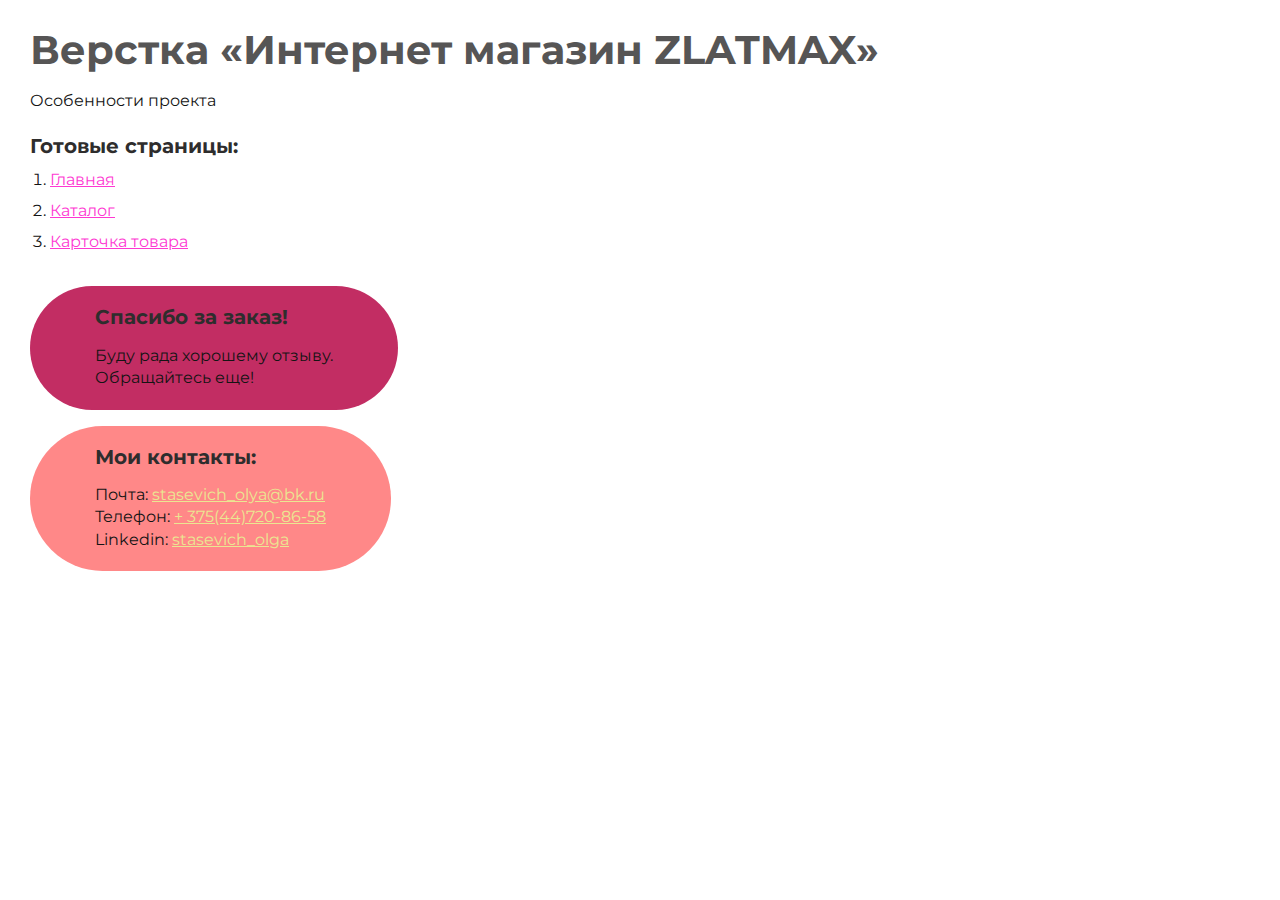
<file: index.html>
<!DOCTYPE html>
<html>

<head>
	<meta charset="UTF-8">
	<meta name="viewport" content="width=device-width, initial-scale=1.0">
	<title>Верстка «ZLATMAX»</title>
</head>

<body>
	<div class="rootpage">
		<h1>Верстка «Интернет магазин ZLATMAX»</h1>
		<div class="rootpage__info">
			Особенности проекта
		</div>
		<h2>Готовые страницы:</h2>
		<ol class="rootpage__list">
			<li><a target="_blank" href="home.html">Главная</a></li>
			<li><a target="_blank" href="catalog.html">Каталог</a></li>
			<li><a target="_blank" href="product.html">Карточка товара</a></li>
		</ol>
		<div class="rootpage__tnx">
			<h2>Спасибо за заказ!</h2>
			<p>Буду рада хорошему отзыву.</p>
			<p>Обращайтесь еще!</p>
		</div>
		<div class="rootpage__contacts">
			<h2>Мои контакты:</h2>
			<p>Почта: <a href="mailto:stasevich_olya@bk.ru">stasevich_olya@bk.ru</a></p>
			<p>Телефон: <a href="tel:375447208658">+ 375(44)720-86-58</a></p>
			<p>Linkedin: <a href="https://www.linkedin.com/in/%D0%BE%D0%BB%D1%8C%D0%B3%D0%B0-%D1%81%D1%82%D0%B0%D1%81%D0%B5%D0%B2%D0%B8%D1%87-529254214/">
					stasevich_olga</a></p>
		</div>
	</div>
</body>
<style>
	@charset "UTF-8";
	@import url("https://fonts.googleapis.com/css?family=Montserrat:regular,700&display=swap");

	*,
	*::before,
	*::after {
		padding: 0px;
		margin: 0px;
		border: 0px;
		box-sizing: border-box;
	}

	html,
	body {
		height: 100%;
		margin: 0;
		padding: 0;
		min-width: 320px;
		width: 100%;
		color: #141414;
		background-color: #fff;
	}

	body {
		font-family: Montserrat;
		font-size: 100%;
		line-height: 1;
		font-size: 1rem;
	}

	a {
		text-decoration: underline;
		color: #FE38D2;
	}

	a:visited {
		text-decoration: underline;
		color: #565555;
	}

	a:hover {
		text-decoration: none;
	}

	ul li {
		list-style: none;
	}

	img {
		vertical-align: top;
	}

	.wrapper {
		width: 100%;
		min-height: 100%;
		overflow: hidden;
	}

	.rootpage {
		padding: 30px;
		display: flex;
		flex-direction: column;
		align-items: flex-start;
	}

	@media (max-width: 767px) {
		.rootpage {
			padding: 30px 15px;
		}
	}

	h1 {
		color: #565555;
		font-size: 2.5rem;
		margin: 0px 0px 1.25rem 0px;
	}

	@media (max-width: 767px) {
		h1 {
			font-size: 1.85rem;
			margin: 0px 0px 1.25rem 0px;
		}
	}

	h2 {
		color: #2E2D2D;
		font-size: 1.25rem;
		margin: 0px 0px 1rem 0px;
	}

	@media (max-width: 767px) {
		h2 {
			font-size: 1.125rem;
			margin: 0px 0px 1rem 0px;
		}
	}

	.rootpage__info {
		line-height: 140%;
		margin: 0px 0px 1.5rem 0px;
	}

	.rootpage__list {
		margin: 0px 0px 2.25rem 1.25rem;
	}

	.rootpage__list li:not(:last-child) {
		margin: 0px 0px 15px 0px;
	}

	.rootpage__contacts,
	.rootpage__tnx {
		border-radius: 200px;
		padding: 20px 65px;
		line-height: 140%;
	}

	@media (max-width: 767px) {

		.rootpage__contacts,
		.rootpage__tnx {
			border-radius: 40px;
			padding: 20px;
		}
	}

	.rootpage__contacts {
		background: #FF8888;

	}

	.rootpage__contacts a {
		color: #ebe691;
	}

	.rootpage__tnx {
		background: #c22d63;
		margin: 0px 0px 1rem 0px;
	}
</style>

</html>
</file>
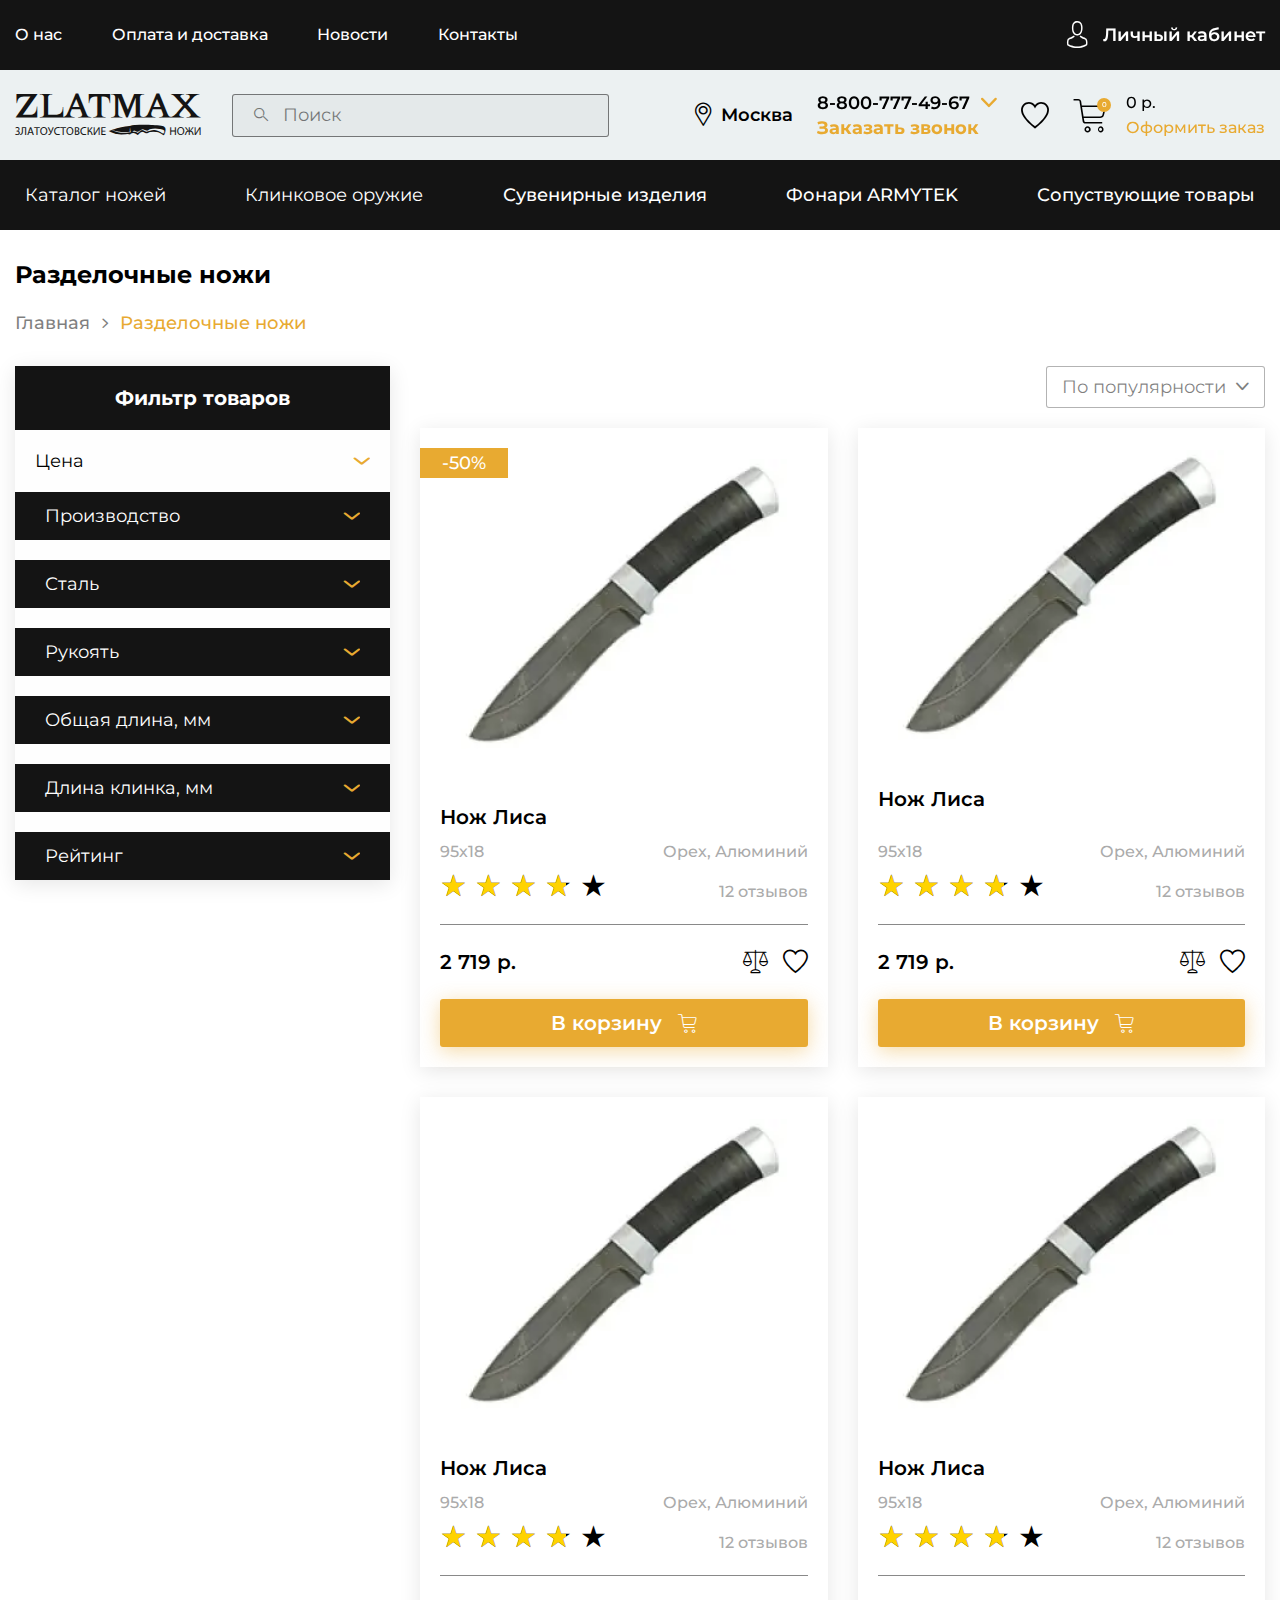
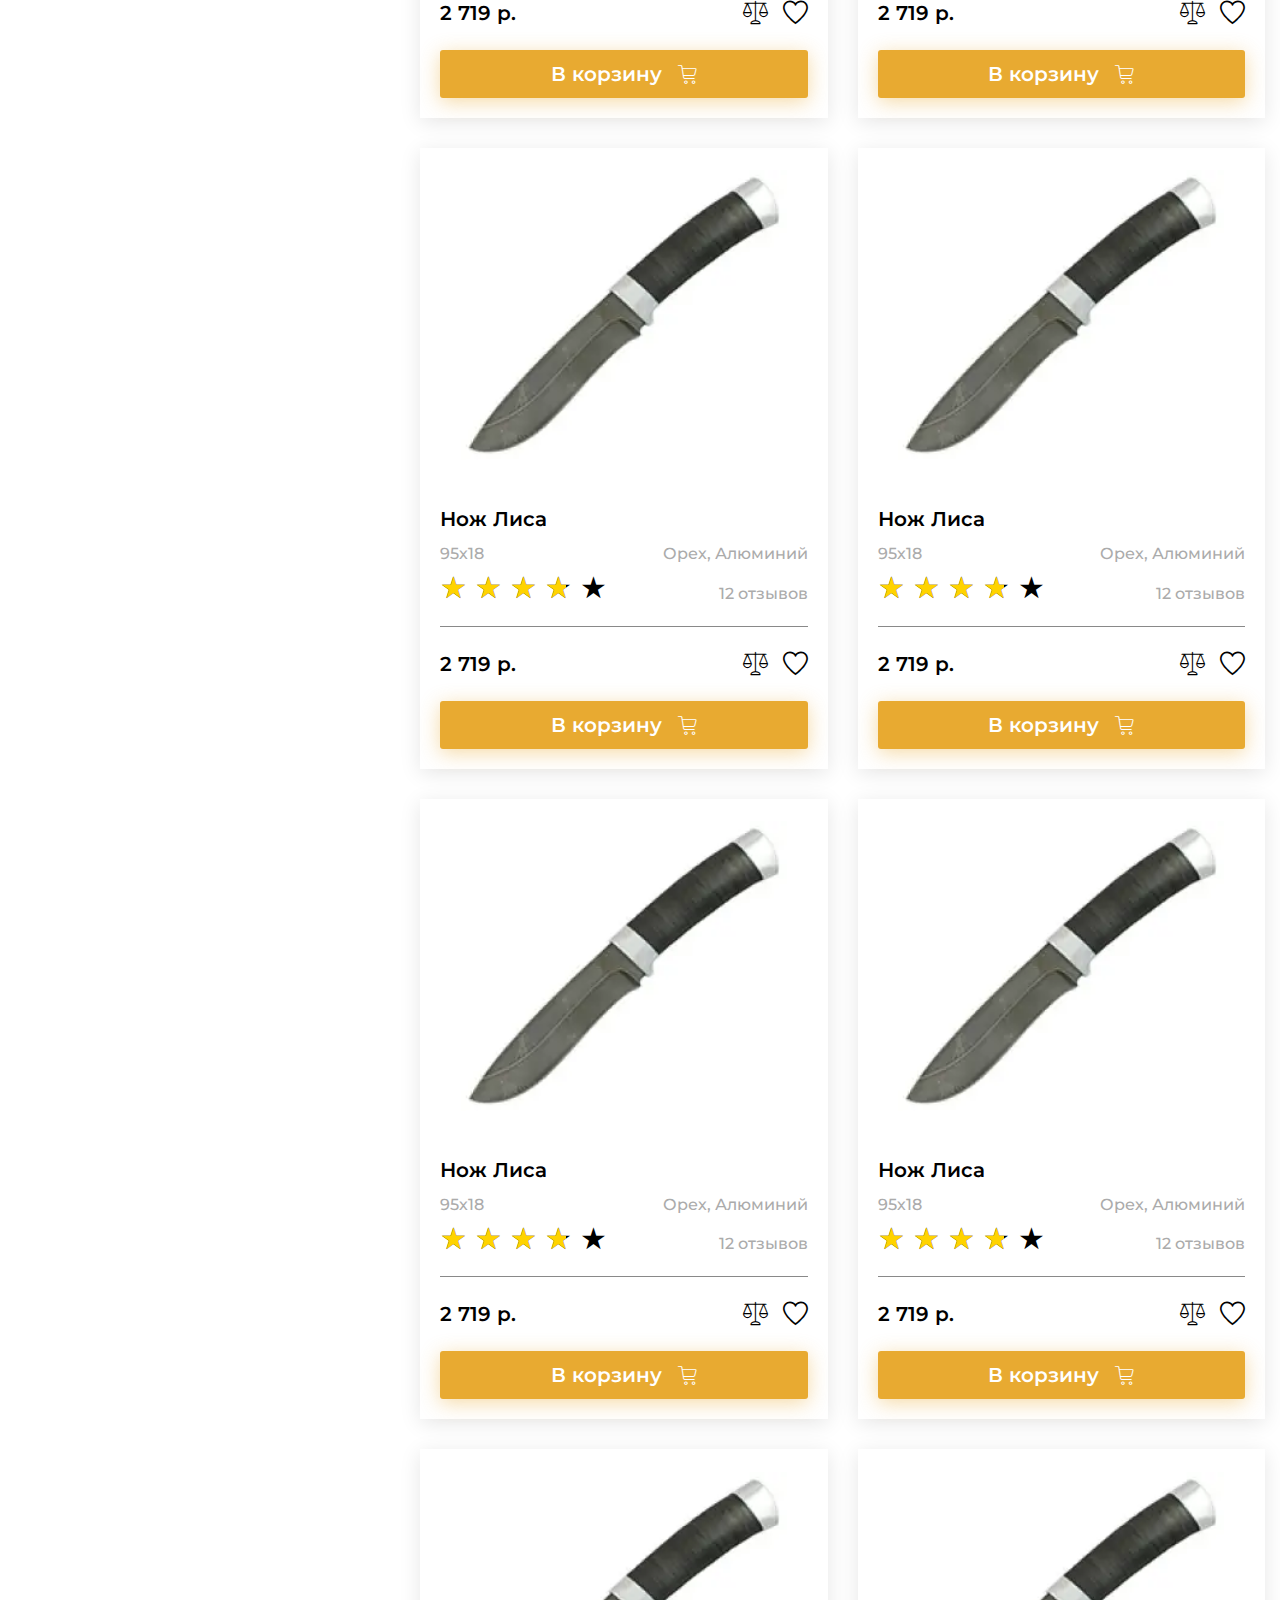
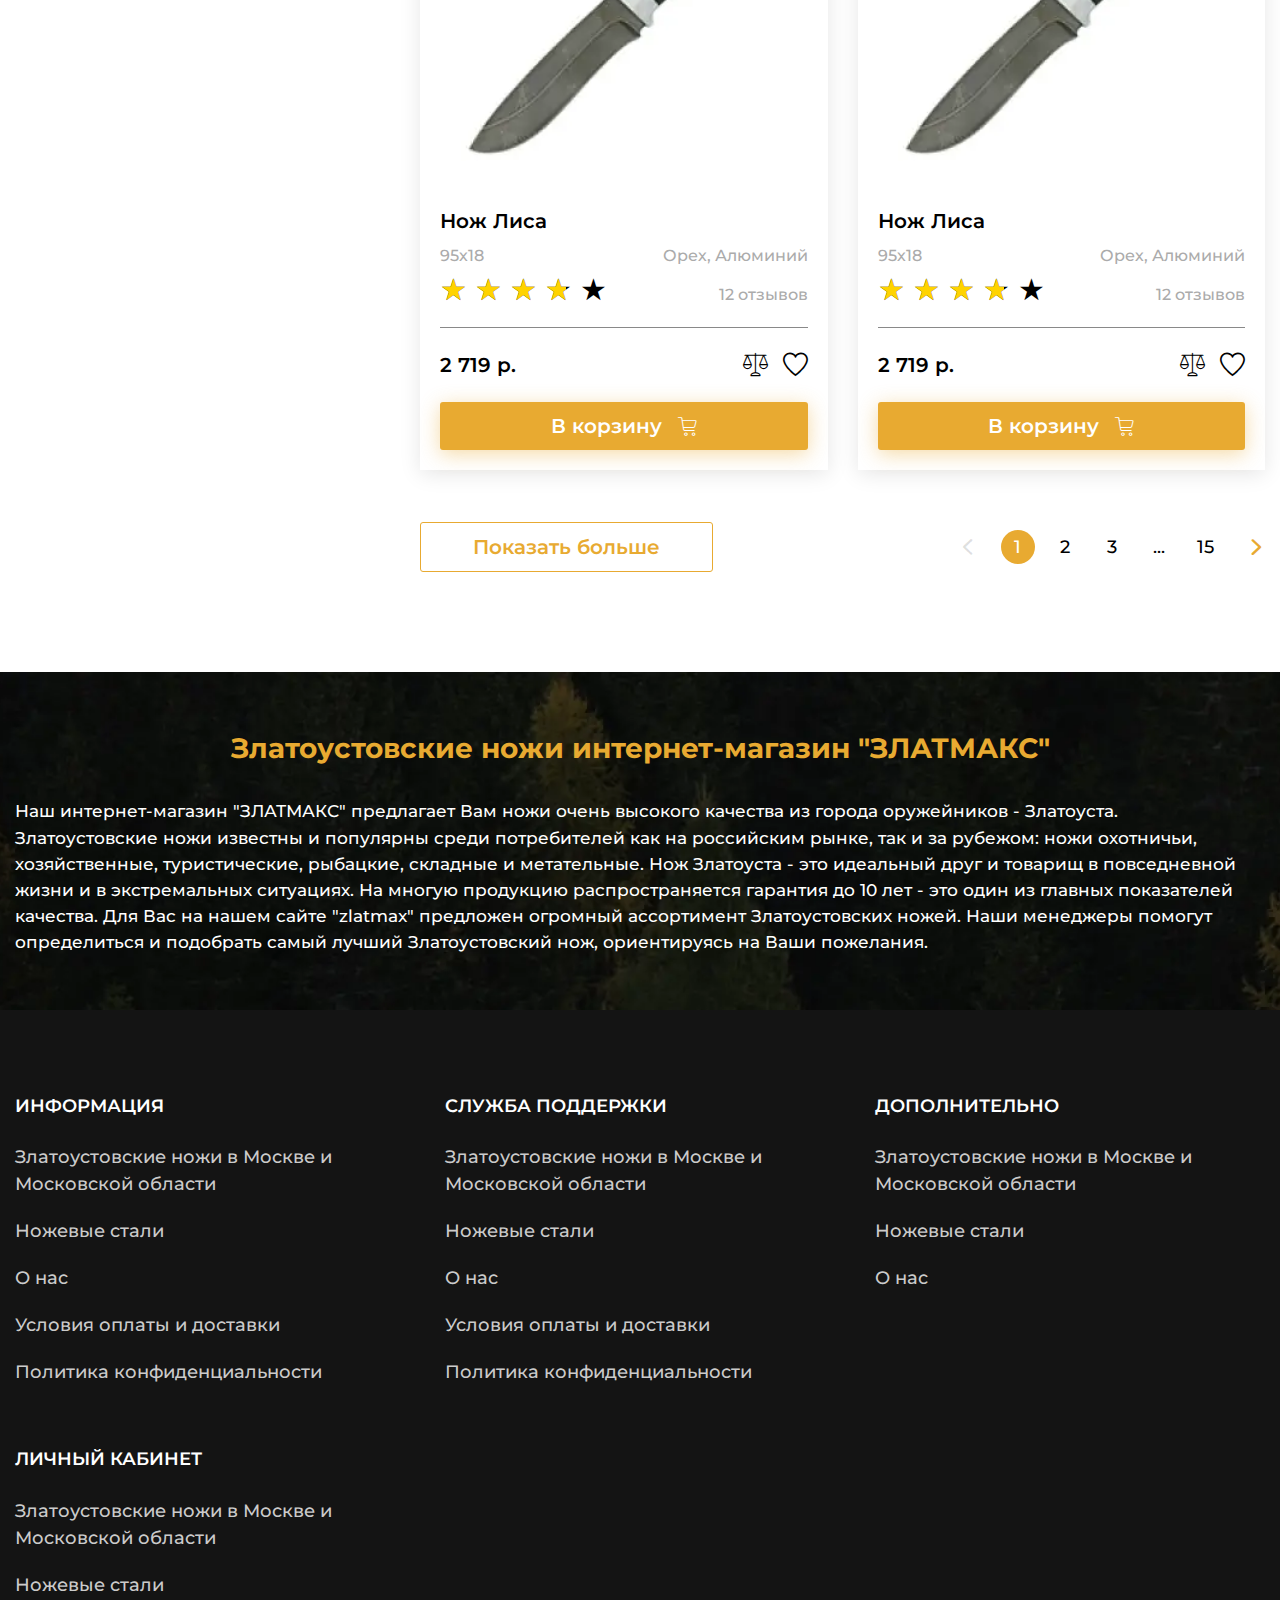
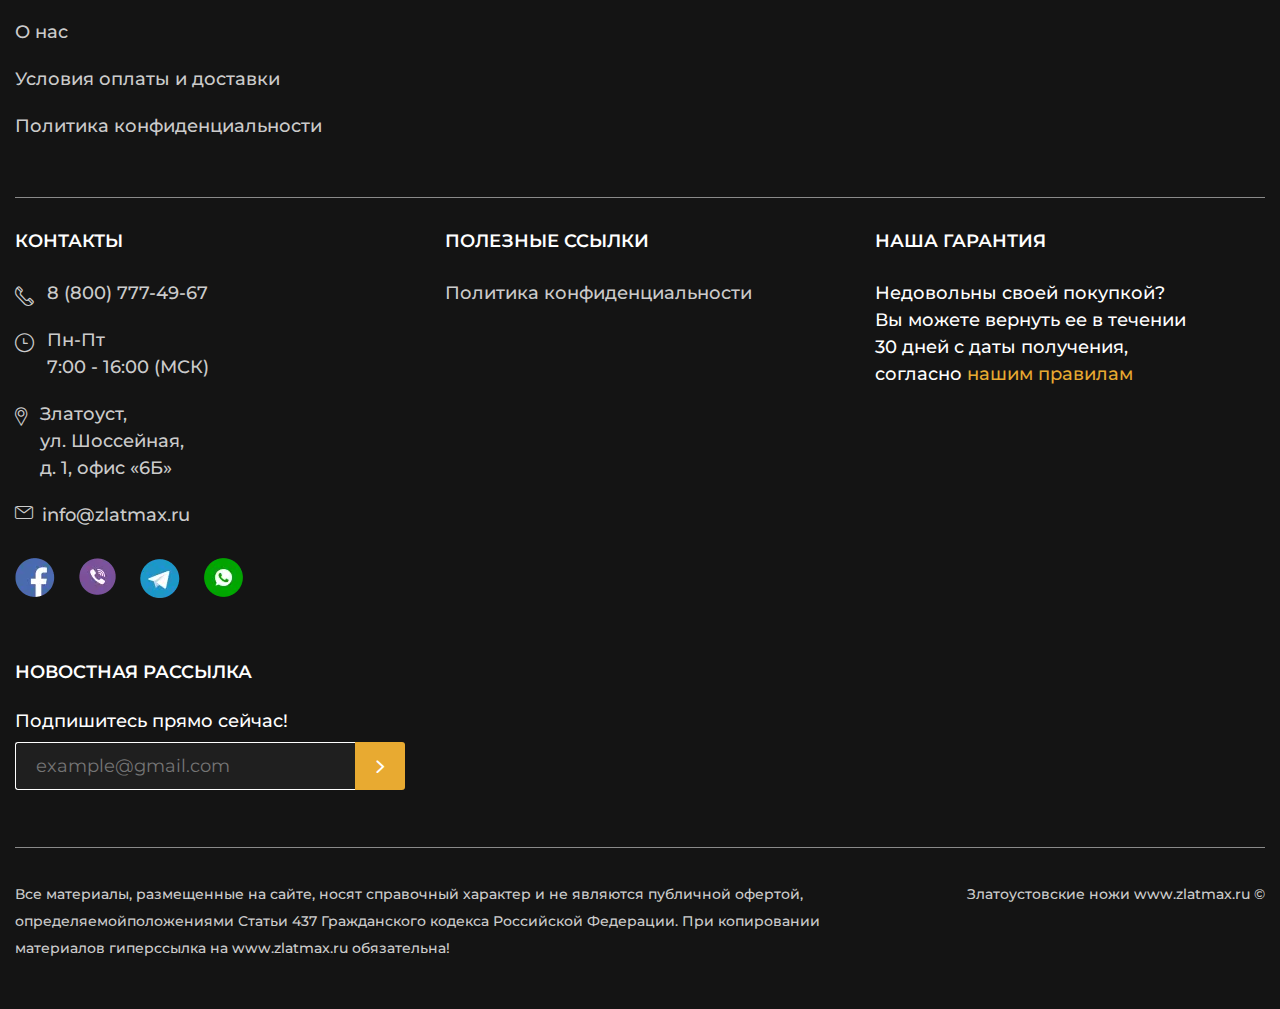
<file: catalog.html>
<!DOCTYPE html>
<html lang="ru">

<head>
	<title>Каталог</title>
	<meta charset="UTF-8">
	<meta name="format-detection" content="telephone=no">
	<link rel="stylesheet" href="css/style.min.css?_v=20220704232209">
	<!-- <meta name="robots" content="noindex, nofollow"> -->
	<meta name="viewport" content="width=device-width, initial-scale=1.0">
</head>

<body>
	<div class="wrapper">
		<header class="header">
			<div class="header__top top-header">
				<div class="top-header__container">
					<nav class="top-header__menu menu-top-header">
						<ul data-da=".menu__body,991.98" class="menu-top-header__list">
							<li class="menu-top-header__item menu-top-header__item_catalog"><a href="" class="menu-top-header__link menu-top-header__link_catalog _icon-arrow-bottom">Каталог товаров</a>
							</li>
							<li class="menu-top-header__item"><a href="" class="menu-top-header__link">О нас</a></li>
							<li class="menu-top-header__item"><a href="" class="menu-top-header__link">Оплата и доставка</a></li>
							<li class="menu-top-header__item"><a href="" class="menu-top-header__link">Новости</a></li>
							<li class="menu-top-header__item"><a href="" class="menu-top-header__link">Контакты</a></li>
						</ul>
					</nav>
					<a href="" class="top-header__user _icon-user"><span>Личный кабинет</span></a>
					<nav hidden class="menu">
						<button type="button" class="menu__icon icon-menu"><span></span></button>
						<div class="menu__body">
						</div>
					</nav>
				</div>
			</div>
			<div class="header__body body-header">
				<div class="body-header__container">
					<a href="" class="body-header__logo"></a>
					<div data-da=".catalog-header__container, 479.98" class="body-header__search">
						<form action="#" class="search-header">
							<button type="submit" class="search-header__button _icon-search"></button>
							<input autocomplete="off" type="text" name="form[]" data-error="Ошибка" placeholder="Поиск" class="search-header__input">
						</form>
					</div>
					<div class="body-header__actions actions-header">
						<a href="" class="actions-header__location _icon-location"><span>Москва</span></a>
						<div data-da=".top-header__container,991.98,first" class="actions-header__phones phones-header">
							<div data-spollers class="phones-header__items">
								<div class="phones-header__item">
									<a href="tel:88007774967" class="phones-header__phone"><span>8-800-777-49-67</span></a>
									<button type="button" data-spoller class="phones-header__arrow _icon-arrow-bottom"></button>
									<ul class="phones-header__list">
										<li><a href="tel:88007774968" class="phones-header__phone">8-800-777-49-68</a></li>
										<li><a href="tel:88007774969" class="phones-header__phone">8-800-777-49-69</a></li>
										<li><a href="tel:88007774970" class="phones-header__phone">8-800-777-49-70</a></li>
									</ul>
								</div>
							</div>
							<button type="button" data-popup="#callback" class="phones-header__callback">Заказать звонок</button>
						</div>
						<a href="" data-da=".top-header__container,991.98,2" class="actions-header__favorite _icon-favorite"></a>
						<a href="" data-da=".top-header__container,991.98,2" class="actions-header__cart cart-header">
							<div class="cart-header__icon _icon-cart"><span>0</span></div>
							<div class="cart-header__body">
								<div class="cart-header__summ">0 р.</div>
								<div class="cart-header__link">Оформить заказ</div>
							</div>
						</a>
					</div>
				</div>
			</div>
			<div class="header__catalog catalog-header">
				<div class="catalog-header__container">
					<nav class="catalog-header__menu menu-catalog">
						<button type="button" class="menu-catalog__back _icon-back">Назад</button>
						<ul class="menu-catalog__list">
							<li class="menu-catalog__item"><button data-parent="1" class="menu-catalog__link">Каталог ножей</button>
							</li>
							<li class="menu-catalog__item"><button data-parent="2" class="menu-catalog__link">Клинковое
									оружие</button></li>
							<li class="menu-catalog__item"><a href="" class="menu-catalog__link">Сувенирные изделия</a></li>
							<li class="menu-catalog__item"><a href="" class="menu-catalog__link">Фонари ARMYTEK</a></li>
							<li class="menu-catalog__item"><a href="" class="menu-catalog__link">Сопуствующие товары</a></li>
						</ul>
						<div class="menu-catalog__sub-menu sub-menu-catalog">
							<button type="button" class="sub-menu-catalog__back _icon-back">Назад</button>
							<div class="sub-menu-catalog__container">
								<div hidden data-submenu="1" class="sub-menu-catalog__block">
									<div class="sub-menu-catalog__category">
										<a href="" class="sub-menu-catalog__link-category">Категория ножей</a>
									</div>
									<div class="sub-menu-catalog__category">
										<a href="" class="sub-menu-catalog__link-category">Производство ножей</a>
									</div>
									<div class="sub-menu-catalog__category">
										<a href="" class="sub-menu-catalog__link-category">Ножи по маркам стали</a>
									</div>
									<div class="sub-menu-catalog__category">
										<a href="" class="sub-menu-catalog__link-category">Заточка и полировка ножей</a>
									</div>
									<div class="sub-menu-catalog__category">
										<a href="" class="sub-menu-catalog__link-category">Ножевая мастерская</a>
									</div>
									<ul class="sub-menu-catalog__list">
										<li class="sub-menu-catalog__item"><a href="" class="sub-menu-catalog__link">Разделочные
												ножи</a></li>
										<li class="sub-menu-catalog__item"><a href="" class="sub-menu-catalog__link">Туристические
												ножи</a></li>
										<li class="sub-menu-catalog__item"><a href="" class="sub-menu-catalog__link">Ножи охотничьи</a>
										</li>
										<li class="sub-menu-catalog__item"><a href="" class="sub-menu-catalog__link">Булатные ножи</a>
										</li>
										<li class="sub-menu-catalog__item"><a href="" class="sub-menu-catalog__link">Ножи из дамаска</a>
										</li>
										<li class="sub-menu-catalog__item"><a href="" class="sub-menu-catalog__link">Тактического
												назначения</a></li>
										<li class="sub-menu-catalog__item"><a href="" class="sub-menu-catalog__link">Метательные
												ножи</a></li>
										<li class="sub-menu-catalog__item"><a href="" class="sub-menu-catalog__link">Мачете и кукри</a>
										</li>
										<li class="sub-menu-catalog__item"><a href="" class="sub-menu-catalog__link">Ножи кухонные</a>
										</li>
									</ul>
									<ul class="sub-menu-catalog__list">
										<li class="sub-menu-catalog__item"><a href="" class="sub-menu-catalog__link">Ножи АИР</a></li>
										<li class="sub-menu-catalog__item"><a href="" class="sub-menu-catalog__link">Ножи ЗИК</a></li>
										<li class="sub-menu-catalog__item"><a href="" class="sub-menu-catalog__link">Ножи ЗЗОСС</a></li>
										<li class="sub-menu-catalog__item"><a href="" class="sub-menu-catalog__link">Ножи РОСоружие</a>
										</li>
										<li class="sub-menu-catalog__item"><a href="" class="sub-menu-catalog__link">Ножи Оружейник</a>
										</li>
										<li class="sub-menu-catalog__item"><a href="" class="sub-menu-catalog__link">Булат Сергея
												Баранова</a></li>
										<li class="sub-menu-catalog__item"><a href="" class="sub-menu-catalog__link">Булат Андрея
												Умерова</a></li>
										<li class="sub-menu-catalog__item"><a href="" class="sub-menu-catalog__link">Ножи Златко</a>
										</li>
										<li class="sub-menu-catalog__item"><a href="" class="sub-menu-catalog__link">Ножи Стиль-М</a>
										</li>
										<li class="sub-menu-catalog__item"><a href="" class="sub-menu-catalog__link">Оружейная
												компания</a></li>
									</ul>
									<ul class="sub-menu-catalog__list">
										<li class="sub-menu-catalog__item"><a href="" class="sub-menu-catalog__link">Ножи из стали
												40х102С2М</a></li>
										<li class="sub-menu-catalog__item"><a href="" class="sub-menu-catalog__link">Ножи из стали
												95х18</a></li>
										<li class="sub-menu-catalog__item"><a href="" class="sub-menu-catalog__link">Ножи из стали
												100х13м</a></li>
										<li class="sub-menu-catalog__item"><a href="" class="sub-menu-catalog__link">Ножи из стали
												110х18м-ШД</a></li>
										<li class="sub-menu-catalog__item"><a href="" class="sub-menu-catalog__link">Ножи из стали
												ЭИ-107 ТЦ</a></li>
										<li class="sub-menu-catalog__item"><a href="" class="sub-menu-catalog__link">Ножи из стали
												50х14МФ</a></li>
										<li class="sub-menu-catalog__item"><a href="" class="sub-menu-catalog__link">Ножи из стали
												AUS-8</a></li>
										<li class="sub-menu-catalog__item"><a href="" class="sub-menu-catalog__link">Ножи из стали
												К340</a></li>
										<li class="sub-menu-catalog__item"><a href="" class="sub-menu-catalog__link">Ножи из стали
												M390</a></li>
										<li class="sub-menu-catalog__item"><a href="" class="sub-menu-catalog__link">Ножи из стали
												ЭП-766</a></li>
									</ul>
									<ul class="sub-menu-catalog__list">
										<li class="sub-menu-catalog__item"><a href="" class="sub-menu-catalog__link">Паста ГОИ</a></li>
										<li class="sub-menu-catalog__item"><a href="" class="sub-menu-catalog__link">Алмазная паста</a>
										</li>
										<li class="sub-menu-catalog__item"><a href="" class="sub-menu-catalog__link">Бруски и камни для
												заточки</a></li>
										<li class="sub-menu-catalog__item"><a href="" class="sub-menu-catalog__link">Заточные
												системы</a></li>
									</ul>
									<ul class="sub-menu-catalog__list">
										<li class="sub-menu-catalog__item"><a href="" class="sub-menu-catalog__link">Ножевые клинки</a>
										</li>
										<li class="sub-menu-catalog__item"><a href="" class="sub-menu-catalog__link">Заготовки для
												ножей</a></li>
										<li class="sub-menu-catalog__item"><a href="" class="sub-menu-catalog__link">Литье для ножей</a>
										</li>
										<li class="sub-menu-catalog__item"><a href="" class="sub-menu-catalog__link">Материалы для
												рукоятей</a></li>
										<li class="sub-menu-catalog__item"><a href="" class="sub-menu-catalog__link">Уход за рукоятиями
												ножей</a></li>
									</ul>
									<div class="sub-menu-catalog__footer">
										<a href="" class="sub-menu-catalog__all">Смотреть все</a>
									</div>
									<div class="sub-menu-catalog__footer">
										<a href="" class="sub-menu-catalog__all">Смотреть все</a>
									</div>
									<div class="sub-menu-catalog__footer">
										<a href="" class="sub-menu-catalog__all">Смотреть все</a>
									</div>
									<div class="sub-menu-catalog__footer">
										<a href="" class="sub-menu-catalog__all">Смотреть все</a>
									</div>
									<div class="sub-menu-catalog__footer">
										<a href="" class="sub-menu-catalog__all">Смотреть все</a>
									</div>
								</div>
								<div hidden data-submenu="2" class="sub-menu-catalog__block">
									<div class="sub-menu-catalog__category">
										<a href="" class="sub-menu-catalog__link-category">Категория ножей</a>
									</div>
									<div class="sub-menu-catalog__category">
										<a href="" class="sub-menu-catalog__link-category">Производство ножей</a>
									</div>
									<div class="sub-menu-catalog__category">
										<a href="" class="sub-menu-catalog__link-category">Заточка и полировка ножей</a>
									</div>
									<ul class="sub-menu-catalog__list">
										<li class="sub-menu-catalog__item"><a href="" class="sub-menu-catalog__link">Разделочные
												ножи</a></li>
										<li class="sub-menu-catalog__item"><a href="" class="sub-menu-catalog__link">Туристические
												ножи</a></li>
										<li class="sub-menu-catalog__item"><a href="" class="sub-menu-catalog__link">Ножи охотничьи</a>
										</li>
										<li class="sub-menu-catalog__item"><a href="" class="sub-menu-catalog__link">Булатные ножи</a>
										</li>
										<li class="sub-menu-catalog__item"><a href="" class="sub-menu-catalog__link">Ножи из дамаска</a>
										</li>
										<li class="sub-menu-catalog__item"><a href="" class="sub-menu-catalog__link">Тактического
												назначения</a></li>
										<li class="sub-menu-catalog__item"><a href="" class="sub-menu-catalog__link">Метательные
												ножи</a></li>
										<li class="sub-menu-catalog__item"><a href="" class="sub-menu-catalog__link">Мачете и кукри</a>
										</li>
										<li class="sub-menu-catalog__item"><a href="" class="sub-menu-catalog__link">Ножи кухонные</a>
										</li>
									</ul>
									<ul class="sub-menu-catalog__list">
										<li class="sub-menu-catalog__item"><a href="" class="sub-menu-catalog__link">Ножи АИР</a></li>
										<li class="sub-menu-catalog__item"><a href="" class="sub-menu-catalog__link">Ножи ЗИК</a></li>
										<li class="sub-menu-catalog__item"><a href="" class="sub-menu-catalog__link">Ножи ЗЗОСС</a></li>
										<li class="sub-menu-catalog__item"><a href="" class="sub-menu-catalog__link">Ножи РОСоружие</a>
										</li>
										<li class="sub-menu-catalog__item"><a href="" class="sub-menu-catalog__link">Ножи Оружейник</a>
										</li>
										<li class="sub-menu-catalog__item"><a href="" class="sub-menu-catalog__link">Булат Сергея
												Баранова</a></li>
										<li class="sub-menu-catalog__item"><a href="" class="sub-menu-catalog__link">Булат Андрея
												Умерова</a></li>
										<li class="sub-menu-catalog__item"><a href="" class="sub-menu-catalog__link">Ножи Златко</a>
										</li>
										<li class="sub-menu-catalog__item"><a href="" class="sub-menu-catalog__link">Ножи Стиль-М</a>
										</li>
										<li class="sub-menu-catalog__item"><a href="" class="sub-menu-catalog__link">Оружейная
												компания</a></li>
									</ul>
									<ul class="sub-menu-catalog__list">
										<li class="sub-menu-catalog__item"><a href="" class="sub-menu-catalog__link">Паста ГОИ</a></li>
										<li class="sub-menu-catalog__item"><a href="" class="sub-menu-catalog__link">Алмазная паста</a>
										</li>
										<li class="sub-menu-catalog__item"><a href="" class="sub-menu-catalog__link">Бруски и камни для
												заточки</a></li>
										<li class="sub-menu-catalog__item"><a href="" class="sub-menu-catalog__link">Заточные
												системы</a></li>
									</ul>
									<div class="sub-menu-catalog__footer">
										<a href="" class="sub-menu-catalog__all">Смотреть все</a>
									</div>
									<div class="sub-menu-catalog__footer">
										<a href="" class="sub-menu-catalog__all">Смотреть все</a>
									</div>
									<div class="sub-menu-catalog__footer">
										<a href="" class="sub-menu-catalog__all">Смотреть все</a>
									</div>
								</div>
							</div>
						</div>
					</nav>
				</div>
			</div>
		</header>
		<main class="page page_inner">
			<div class="page__header">
				<div class="page__container">
					<h1 class="page__title title">Разделочные ножи</h1>
					<nav class="page__breadcrumbs breadcrumbs">
						<ul class="breadcrumbs__list">
							<li class="breadcrumbs__item">
								<a href="" class="breadcrumbs__link">Главная</a>
							</li>
							<li class="breadcrumbs__item">
								<span class="breadcrumbs__current">Разделочные ножи</span>
							</li>
						</ul>
					</nav>
				</div>
			</div>
			<div class="catalog">
				<div class="catalog__container">
					<div class="catalog__body">
						<div class="catalog__filter filter-catalog">
							<button type="button" class="filter-catalog__title">Фильтр товаров</button>
							<div data-spollers class="filter-catalog__items">
								<div class="filter-catalog__price price-filter">
									<button type="button" data-spoller class="price-filter__title _icon-spoller-arrow">Цена</button>
									<div data-range class="price-filter__body">
										<div class="price-filter__inputs">
											<input data-range-from="0" autocomplete="off" type="text" value="500" name="form[]" class="price-filter__input">
											<input data-range-to="5000" autocomplete="off" type="text" value="1000" name="form[]" class="price-filter__input">
										</div>
										<div data-range-item class="price-filter__range"></div>
									</div>
								</div>
								<div class="filter-catalog__item item-filter-catalog">
									<button type="button" data-spoller class="item-filter-catalog__title _icon-spoller-arrow">Производство</button>
									<div class="item-filter-catalog__body">
										<div class="item-filter-catalog__checkbox checkbox">
											<input id="c_1" data-error="Ошибка" class="checkbox__input" type="checkbox" value="1" name="form[]">
											<label for="c_1" class="checkbox__label"><span class="checkbox__text">АиР
													<small>(250)</small></span></label>
										</div>
										<div class="item-filter-catalog__checkbox checkbox">
											<input id="c_2" data-error="Ошибка" class="checkbox__input" type="checkbox" value="1" name="form[]">
											<label for="c_2" class="checkbox__label"><span class="checkbox__text">Булат Сергея
													Баранова <small>(35)</small></span></label>
										</div>
										<div class="item-filter-catalog__checkbox checkbox">
											<input id="c_3" data-error="Ошибка" class="checkbox__input" type="checkbox" value="1" name="form[]">
											<label for="c_3" class="checkbox__label"><span class="checkbox__text">АиР
													<small>(250)</small></span></label>
										</div>
										<div class="item-filter-catalog__checkbox checkbox">
											<input id="c_4" data-error="Ошибка" class="checkbox__input" type="checkbox" value="1" name="form[]">
											<label for="c_4" class="checkbox__label"><span class="checkbox__text">АиР
													<small>(250)</small></span></label>
										</div>
									</div>
								</div>
								<div class="filter-catalog__item item-filter-catalog">
									<button type="button" data-spoller class="item-filter-catalog__title _icon-spoller-arrow">Сталь</button>
									<div class="item-filter-catalog__body">
										<div class="item-filter-catalog__checkbox checkbox">
											<input id="c_5" data-error="Ошибка" class="checkbox__input" type="checkbox" value="1" name="form[]">
											<label for="c_5" class="checkbox__label"><span class="checkbox__text">100Х13М
													<small>(250)</small></span></label>
										</div>
										<div class="item-filter-catalog__checkbox checkbox">
											<input id="c_6" data-error="Ошибка" class="checkbox__input" type="checkbox" value="1" name="form[]">
											<label for="c_6" class="checkbox__label"><span class="checkbox__text">
													110Х18М-ШД<small>(35)</small></span></label>
										</div>
										<div class="item-filter-catalog__checkbox checkbox">
											<input id="c_7" data-error="Ошибка" class="checkbox__input" type="checkbox" value="1" name="form[]">
											<label for="c_7" class="checkbox__label"><span class="checkbox__text">40Х10С2М (ЭИ-107)
													<small>(250)</small></span></label>
										</div>
										<div class="item-filter-catalog__checkbox checkbox">
											<input id="c_8" data-error="Ошибка" class="checkbox__input" type="checkbox" value="1" name="form[]">
											<label for="c_8" class="checkbox__label"><span class="checkbox__text">50Х14МФ
													<small>(250)</small></span></label>
										</div>
										<div class="item-filter-catalog__checkbox checkbox">
											<input id="c_9" data-error="Ошибка" class="checkbox__input" type="checkbox" value="1" name="form[]">
											<label for="c_9" class="checkbox__label"><span class="checkbox__text">Дамаск
													<small>(18)</small></span></label>
										</div>
										<div class="item-filter-catalog__checkbox checkbox">
											<input id="c_10" data-error="Ошибка" class="checkbox__input" type="checkbox" value="1" name="form[]">
											<label for="c_10" class="checkbox__label"><span class="checkbox__text">Литой булат
													<small>(170)</small></span></label>
										</div>
									</div>
								</div>
								<div class="filter-catalog__item item-filter-catalog">
									<button type="button" data-spoller class="item-filter-catalog__title _icon-spoller-arrow">Рукоять</button>
									<div class="item-filter-catalog__body">
										<div class="item-filter-catalog__checkbox checkbox">
											<input id="c_11" data-error="Ошибка" class="checkbox__input" type="checkbox" value="1" name="form[]">
											<label for="c_11" class="checkbox__label"><span class="checkbox__text">Mercorne
													<small>(250)</small></span></label>
										</div>
										<div class="item-filter-catalog__checkbox checkbox">
											<input id="c_12" data-error="Ошибка" class="checkbox__input" type="checkbox" value="1" name="form[]">
											<label for="c_12" class="checkbox__label"><span class="checkbox__text">
													Березовый кап<small>(35)</small></span></label>
										</div>
										<div class="item-filter-catalog__checkbox checkbox">
											<input id="c_13" data-error="Ошибка" class="checkbox__input" type="checkbox" value="1" name="form[]">
											<label for="c_13" class="checkbox__label"><span class="checkbox__text">Бубинго
													<small>(250)</small></span></label>
										</div>
										<div class="item-filter-catalog__checkbox checkbox">
											<input id="c_14" data-error="Ошибка" class="checkbox__input" type="checkbox" value="1" name="form[]">
											<label for="c_14" class="checkbox__label"><span class="checkbox__text">Граб
													<small>(250)</small></span></label>
										</div>
										<div class="item-filter-catalog__checkbox checkbox">
											<input id="c_15" data-error="Ошибка" class="checkbox__input" type="checkbox" value="1" name="form[]">
											<label for="c_15" class="checkbox__label"><span class="checkbox__text">Комбинированная
													<small>(18)</small></span></label>
										</div>
										<div class="item-filter-catalog__checkbox checkbox">
											<input id="c_16" data-error="Ошибка" class="checkbox__input" type="checkbox" value="1" name="form[]">
											<label for="c_16" class="checkbox__label"><span class="checkbox__text">Квартопрен
													<small>(170)</small></span></label>
										</div>
										<div class="item-filter-catalog__checkbox checkbox">
											<input id="c_17" data-error="Ошибка" class="checkbox__input" type="checkbox" value="1" name="form[]">
											<label for="c_17" class="checkbox__label"><span class="checkbox__text">Кожа-Металл
													<small>(170)</small></span></label>
										</div>
										<div class="item-filter-catalog__checkbox checkbox">
											<input id="c18" data-error="Ошибка" class="checkbox__input" type="checkbox" value="1" name="form[]">
											<label for="c_18" class="checkbox__label"><span class="checkbox__text">Дуб
													<small>(170)</small></span></label>
										</div>
									</div>
								</div>
								<div class="filter-catalog__price filter-catalog_container">
									<button type="button" data-spoller class="item-filter-catalog__title _icon-spoller-arrow">Общая
										длина, мм</button>
									<div data-range class="price-filter__body price-filter_container">
										<div class="price-filter__inputs">
											<input data-range-from="0" autocomplete="off" type="text" value="0" name="form[]" class="price-filter__input">
											<input data-range-to="100" autocomplete="off" type="text" value="100" name="form[]" class="price-filter__input">
										</div>
										<div data-range-item class="price-filter__range"></div>
									</div>
								</div>
								<div class="filter-catalog__price filter-catalog_container">
									<button type="button" data-spoller class="item-filter-catalog__title _icon-spoller-arrow">Длина клинка, мм</button>
									<div data-range class="price-filter__body price-filter_container">
										<div class="price-filter__inputs">
											<input data-range-from="0" autocomplete="off" type="text" value="0" name="form[]" class="price-filter__input">
											<input data-range-to="100" autocomplete="off" type="text" value="100" name="form[]" class="price-filter__input">
										</div>
										<div data-range-item class="price-filter__range"></div>
									</div>
								</div>
								<div class="filter-catalog__item item-filter-catalog">
									<button type="button" data-spoller class="item-filter-catalog__title _icon-spoller-arrow">Рейтинг</button>
									<div class="item-filter-catalog__body">
										<div class="item-filter-catalog__checkbox checkbox">
											<input id="c_18" data-error="Ошибка" class="checkbox__input" type="checkbox" value="1" name="form[]">
											<label for="c_18" class="checkbox__label"><span class="checkbox__text">
													<div class="header-product__rating rating">
														<div class="rating__body">
															<div class="rating__active"></div>
															<div class="rating__items">
																<input type="radio" class="rating__item" value="1" name="rating">
																<input type="radio" class="rating__item" value="2" name="rating">
																<input type="radio" class="rating__item" value="3" name="rating">
																<input type="radio" class="rating__item" value="4" name="rating">
																<input type="radio" class="rating__item" value="5" name="rating">
															</div>
														</div>
														<div class="rating__value">5</div>
													</div>
												</span></label>
										</div>
										<div class="item-filter-catalog__checkbox checkbox">
											<input id="c_19" data-error="Ошибка" class="checkbox__input" type="checkbox" value="1" name="form[]">
											<label for="c_19" class="checkbox__label"><span class="checkbox__text">
													<div class="header-product__rating rating">
														<div class="rating__body">
															<div class="rating__active"></div>
															<div class="rating__items">
																<input type="radio" class="rating__item" value="1" name="rating">
																<input type="radio" class="rating__item" value="2" name="rating">
																<input type="radio" class="rating__item" value="3" name="rating">
																<input type="radio" class="rating__item" value="4" name="rating">
																<input type="radio" class="rating__item" value="5" name="rating">
															</div>
														</div>
														<div class="rating__value">4</div>
													</div>
												</span></label>
										</div>
										<div class="item-filter-catalog__checkbox checkbox">
											<input id="c_20" data-error="Ошибка" class="checkbox__input" type="checkbox" value="1" name="form[]">
											<label for="c_20" class="checkbox__label"><span class="checkbox__text">
													<div class="header-product__rating rating">
														<div class="rating__body">
															<div class="rating__active"></div>
															<div class="rating__items">
																<input type="radio" class="rating__item" value="1" name="rating">
																<input type="radio" class="rating__item" value="2" name="rating">
																<input type="radio" class="rating__item" value="3" name="rating">
																<input type="radio" class="rating__item" value="4" name="rating">
																<input type="radio" class="rating__item" value="5" name="rating">
															</div>
														</div>
														<div class="rating__value">3</div>
													</div>
												</span></label>
										</div>
										<div class="item-filter-catalog__checkbox checkbox">
											<input id="c_21" data-error="Ошибка" class="checkbox__input" type="checkbox" value="1" name="form[]">
											<label for="c_21" class="checkbox__label"><span class="checkbox__text">
													<div class="header-product__rating rating">
														<div class="rating__body">
															<div class="rating__active"></div>
															<div class="rating__items">
																<input type="radio" class="rating__item" value="1" name="rating">
																<input type="radio" class="rating__item" value="2" name="rating">
																<input type="radio" class="rating__item" value="3" name="rating">
																<input type="radio" class="rating__item" value="4" name="rating">
																<input type="radio" class="rating__item" value="5" name="rating">
															</div>
														</div>
														<div class="rating__value">2</div>
													</div>
												</span></label>
										</div>
										<div class="item-filter-catalog__checkbox checkbox">
											<input id="c_22" data-error="Ошибка" class="checkbox__input" type="checkbox" value="1" name="form[]">
											<label for="c_22" class="checkbox__label"><span class="checkbox__text">
													<div class="header-product__rating rating">
														<div class="rating__body">
															<div class="rating__active"></div>
															<div class="rating__items">
																<input type="radio" class="rating__item" value="1" name="rating">
																<input type="radio" class="rating__item" value="2" name="rating">
																<input type="radio" class="rating__item" value="3" name="rating">
																<input type="radio" class="rating__item" value="4" name="rating">
																<input type="radio" class="rating__item" value="5" name="rating">
															</div>
														</div>
														<div class="rating__value">1</div>
													</div>
												</span></label>
										</div>
									</div>
								</div>
							</div>
						</div>
						<div class="catalog__content">
							<div class="catalog__control">
								<select name="form[]" class="control">
									<option value="1" selected>По популярности</option>
									<option value="2">По популярности</option>
									<option value="3">По популярности</option>
									<option value="4">По популярности</option>
								</select>
							</div>
							<div class="catalog__products">
								<article class="product-card">
									<div class="product-card__sale">-50%</div>
									<a href="" class="product-card__image">
										<span class="product-card__item-image-ibg product-card__item-image-ibg_contain">
											<picture><source srcset="img/product-card/image.webp" type="image/webp"><img src="img/product-card/image.jpg?_v=1656966129474" alt="Картинка"></picture> //
										</span>
									</a>
									<div class="product-card__body">
										<h4 class="product-card__title">
											<a href="" class="product-card__link-title">Нож Лиса</a>
										</h4>
										<div class="product-card__info info-product-card">
											<div class="info-product-card__size">95х18</div>
											<div class="info-product-card__materials">Орех, Алюминий</div>
										</div>
										<div class="product-card__rating rating rating_set">
											<div class="rating__body">
												<div class="rating__active"></div>
												<div class="rating__items">
													<input type="radio" class="rating__item" value="1" name="rating">
													<input type="radio" class="rating__item" value="2" name="rating">
													<input type="radio" class="rating__item" value="3" name="rating">
													<input type="radio" class="rating__item" value="4" name="rating">
													<input type="radio" class="rating__item" value="5" name="rating">
												</div>
											</div>
											<div class="rating__value">3.6</div>
											<div class="rating__info">12 отзывов</div>
										</div>
										<div class="product-card__footer">
											<div class="product-card__price">2 719 р.</div>
											<a href="" class="product-card__compare _icon-compare"></a>
											<a href="" class="product-card__favorite _icon-favorite"></a>
										</div>
										<button type="button" class="product-card__cart button"><span class="_icon-cart">В
												корзину</span></button>
									</div>
								</article>
								<article class="product-card">
									<a href="" class="product-card__image">
										<span class="product-card__item-image-ibg product-card__item-image-ibg_contain">
											<picture><source srcset="img/product-card/image.webp" type="image/webp"><img src="img/product-card/image.jpg?_v=1656966129474" alt="Картинка"></picture>
										</span>
									</a>
									<div class="product-card__body">
										<h4 class="product-card__title">
											<a href="" class="product-card__link-title">Нож Лиса</a>
										</h4>
										<div class="product-card__info info-product-card">
											<div class="info-product-card__size">95х18</div>
											<div class="info-product-card__materials">Орех, Алюминий</div>
										</div>
										<div class="product-card__rating rating rating_set">
											<div class="rating__body">
												<div class="rating__active"></div>
												<div class="rating__items">
													<input type="radio" class="rating__item" value="1" name="rating">
													<input type="radio" class="rating__item" value="2" name="rating">
													<input type="radio" class="rating__item" value="3" name="rating">
													<input type="radio" class="rating__item" value="4" name="rating">
													<input type="radio" class="rating__item" value="5" name="rating">
												</div>
											</div>
											<div class="rating__value">3.6</div>
											<div class="rating__info">12 отзывов</div>
										</div>
										<div class="product-card__footer">
											<div class="product-card__price">2 719 р.</div>
											<a href="" class="product-card__compare _icon-compare"></a>
											<a href="" class="product-card__favorite _icon-favorite"></a>
										</div>
										<button type="button" class="product-card__cart button"><span class="_icon-cart">В
												корзину</span></button>
									</div>
								</article>
								<article class="product-card">
									<a href="" class="product-card__image">
										<span class="product-card__item-image-ibg product-card__item-image-ibg_contain">
											<picture><source srcset="img/product-card/image.webp" type="image/webp"><img src="img/product-card/image.jpg?_v=1656966129474" alt="Картинка"></picture>
										</span>
									</a>
									<div class="product-card__body">
										<h4 class="product-card__title">
											<a href="" class="product-card__link-title">Нож Лиса</a>
										</h4>
										<div class="product-card__info info-product-card">
											<div class="info-product-card__size">95х18</div>
											<div class="info-product-card__materials">Орех, Алюминий</div>
										</div>
										<div class="product-card__rating rating rating_set">
											<div class="rating__body">
												<div class="rating__active"></div>
												<div class="rating__items">
													<input type="radio" class="rating__item" value="1" name="rating">
													<input type="radio" class="rating__item" value="2" name="rating">
													<input type="radio" class="rating__item" value="3" name="rating">
													<input type="radio" class="rating__item" value="4" name="rating">
													<input type="radio" class="rating__item" value="5" name="rating">
												</div>
											</div>
											<div class="rating__value">3.6</div>
											<div class="rating__info">12 отзывов</div>
										</div>
										<div class="product-card__footer">
											<div class="product-card__price">2 719 р.</div>
											<a href="" class="product-card__compare _icon-compare"></a>
											<a href="" class="product-card__favorite _icon-favorite"></a>
										</div>
										<button type="button" class="product-card__cart button"><span class="_icon-cart">В
												корзину</span></button>
									</div>
								</article>
								<article class="product-card">
									<a href="" class="product-card__image">
										<span class="product-card__item-image-ibg product-card__item-image-ibg_contain">
											<picture><source srcset="img/product-card/image.webp" type="image/webp"><img src="img/product-card/image.jpg?_v=1656966129474" alt="Картинка"></picture>
										</span>
									</a>
									<div class="product-card__body">
										<h4 class="product-card__title">
											<a href="" class="product-card__link-title">Нож Лиса</a>
										</h4>
										<div class="product-card__info info-product-card">
											<div class="info-product-card__size">95х18</div>
											<div class="info-product-card__materials">Орех, Алюминий</div>
										</div>
										<div class="product-card__rating rating rating_set">
											<div class="rating__body">
												<div class="rating__active"></div>
												<div class="rating__items">
													<input type="radio" class="rating__item" value="1" name="rating">
													<input type="radio" class="rating__item" value="2" name="rating">
													<input type="radio" class="rating__item" value="3" name="rating">
													<input type="radio" class="rating__item" value="4" name="rating">
													<input type="radio" class="rating__item" value="5" name="rating">
												</div>
											</div>
											<div class="rating__value">3.6</div>
											<div class="rating__info">12 отзывов</div>
										</div>
										<div class="product-card__footer">
											<div class="product-card__price">2 719 р.</div>
											<a href="" class="product-card__compare _icon-compare"></a>
											<a href="" class="product-card__favorite _icon-favorite"></a>
										</div>
										<button type="button" class="product-card__cart button"><span class="_icon-cart">В
												корзину</span></button>
									</div>
								</article>
								<article class="product-card">
									<a href="" class="product-card__image">
										<span class="product-card__item-image-ibg product-card__item-image-ibg_contain">
											<picture><source srcset="img/product-card/image.webp" type="image/webp"><img src="img/product-card/image.jpg?_v=1656966129474" alt="Картинка"></picture>
										</span>
									</a>
									<div class="product-card__body">
										<h4 class="product-card__title">
											<a href="" class="product-card__link-title">Нож Лиса</a>
										</h4>
										<div class="product-card__info info-product-card">
											<div class="info-product-card__size">95х18</div>
											<div class="info-product-card__materials">Орех, Алюминий</div>
										</div>
										<div class="product-card__rating rating rating_set">
											<div class="rating__body">
												<div class="rating__active"></div>
												<div class="rating__items">
													<input type="radio" class="rating__item" value="1" name="rating">
													<input type="radio" class="rating__item" value="2" name="rating">
													<input type="radio" class="rating__item" value="3" name="rating">
													<input type="radio" class="rating__item" value="4" name="rating">
													<input type="radio" class="rating__item" value="5" name="rating">
												</div>
											</div>
											<div class="rating__value">3.6</div>
											<div class="rating__info">12 отзывов</div>
										</div>
										<div class="product-card__footer">
											<div class="product-card__price">2 719 р.</div>
											<a href="" class="product-card__compare _icon-compare"></a>
											<a href="" class="product-card__favorite _icon-favorite"></a>
										</div>
										<button type="button" class="product-card__cart button"><span class="_icon-cart">В
												корзину</span></button>
									</div>
								</article>
								<article class="product-card">
									<a href="" class="product-card__image">
										<span class="product-card__item-image-ibg product-card__item-image-ibg_contain">
											<picture><source srcset="img/product-card/image.webp" type="image/webp"><img src="img/product-card/image.jpg?_v=1656966129474" alt="Картинка"></picture>
										</span>
									</a>
									<div class="product-card__body">
										<h4 class="product-card__title">
											<a href="" class="product-card__link-title">Нож Лиса</a>
										</h4>
										<div class="product-card__info info-product-card">
											<div class="info-product-card__size">95х18</div>
											<div class="info-product-card__materials">Орех, Алюминий</div>
										</div>
										<div class="product-card__rating rating rating_set">
											<div class="rating__body">
												<div class="rating__active"></div>
												<div class="rating__items">
													<input type="radio" class="rating__item" value="1" name="rating">
													<input type="radio" class="rating__item" value="2" name="rating">
													<input type="radio" class="rating__item" value="3" name="rating">
													<input type="radio" class="rating__item" value="4" name="rating">
													<input type="radio" class="rating__item" value="5" name="rating">
												</div>
											</div>
											<div class="rating__value">3.6</div>
											<div class="rating__info">12 отзывов</div>
										</div>
										<div class="product-card__footer">
											<div class="product-card__price">2 719 р.</div>
											<a href="" class="product-card__compare _icon-compare"></a>
											<a href="" class="product-card__favorite _icon-favorite"></a>
										</div>
										<button type="button" class="product-card__cart button"><span class="_icon-cart">В
												корзину</span></button>
									</div>
								</article>
								<article class="product-card">
									<a href="" class="product-card__image">
										<span class="product-card__item-image-ibg product-card__item-image-ibg_contain">
											<picture><source srcset="img/product-card/image.webp" type="image/webp"><img src="img/product-card/image.jpg?_v=1656966129474" alt="Картинка"></picture>
										</span>
									</a>
									<div class="product-card__body">
										<h4 class="product-card__title">
											<a href="" class="product-card__link-title">Нож Лиса</a>
										</h4>
										<div class="product-card__info info-product-card">
											<div class="info-product-card__size">95х18</div>
											<div class="info-product-card__materials">Орех, Алюминий</div>
										</div>
										<div class="product-card__rating rating rating_set">
											<div class="rating__body">
												<div class="rating__active"></div>
												<div class="rating__items">
													<input type="radio" class="rating__item" value="1" name="rating">
													<input type="radio" class="rating__item" value="2" name="rating">
													<input type="radio" class="rating__item" value="3" name="rating">
													<input type="radio" class="rating__item" value="4" name="rating">
													<input type="radio" class="rating__item" value="5" name="rating">
												</div>
											</div>
											<div class="rating__value">3.6</div>
											<div class="rating__info">12 отзывов</div>
										</div>
										<div class="product-card__footer">
											<div class="product-card__price">2 719 р.</div>
											<a href="" class="product-card__compare _icon-compare"></a>
											<a href="" class="product-card__favorite _icon-favorite"></a>
										</div>
										<button type="button" class="product-card__cart button"><span class="_icon-cart">В
												корзину</span></button>
									</div>
								</article>
								<article class="product-card">
									<a href="" class="product-card__image">
										<span class="product-card__item-image-ibg product-card__item-image-ibg_contain">
											<picture><source srcset="img/product-card/image.webp" type="image/webp"><img src="img/product-card/image.jpg?_v=1656966129474" alt="Картинка"></picture>
										</span>
									</a>
									<div class="product-card__body">
										<h4 class="product-card__title">
											<a href="" class="product-card__link-title">Нож Лиса</a>
										</h4>
										<div class="product-card__info info-product-card">
											<div class="info-product-card__size">95х18</div>
											<div class="info-product-card__materials">Орех, Алюминий</div>
										</div>
										<div class="product-card__rating rating rating_set">
											<div class="rating__body">
												<div class="rating__active"></div>
												<div class="rating__items">
													<input type="radio" class="rating__item" value="1" name="rating">
													<input type="radio" class="rating__item" value="2" name="rating">
													<input type="radio" class="rating__item" value="3" name="rating">
													<input type="radio" class="rating__item" value="4" name="rating">
													<input type="radio" class="rating__item" value="5" name="rating">
												</div>
											</div>
											<div class="rating__value">3.6</div>
											<div class="rating__info">12 отзывов</div>
										</div>
										<div class="product-card__footer">
											<div class="product-card__price">2 719 р.</div>
											<a href="" class="product-card__compare _icon-compare"></a>
											<a href="" class="product-card__favorite _icon-favorite"></a>
										</div>
										<button type="button" class="product-card__cart button"><span class="_icon-cart">В
												корзину</span></button>
									</div>
								</article>
								<article class="product-card">
									<a href="" class="product-card__image">
										<span class="product-card__item-image-ibg product-card__item-image-ibg_contain">
											<picture><source srcset="img/product-card/image.webp" type="image/webp"><img src="img/product-card/image.jpg?_v=1656966129474" alt="Картинка"></picture>
										</span>
									</a>
									<div class="product-card__body">
										<h4 class="product-card__title">
											<a href="" class="product-card__link-title">Нож Лиса</a>
										</h4>
										<div class="product-card__info info-product-card">
											<div class="info-product-card__size">95х18</div>
											<div class="info-product-card__materials">Орех, Алюминий</div>
										</div>
										<div class="product-card__rating rating rating_set">
											<div class="rating__body">
												<div class="rating__active"></div>
												<div class="rating__items">
													<input type="radio" class="rating__item" value="1" name="rating">
													<input type="radio" class="rating__item" value="2" name="rating">
													<input type="radio" class="rating__item" value="3" name="rating">
													<input type="radio" class="rating__item" value="4" name="rating">
													<input type="radio" class="rating__item" value="5" name="rating">
												</div>
											</div>
											<div class="rating__value">3.6</div>
											<div class="rating__info">12 отзывов</div>
										</div>
										<div class="product-card__footer">
											<div class="product-card__price">2 719 р.</div>
											<a href="" class="product-card__compare _icon-compare"></a>
											<a href="" class="product-card__favorite _icon-favorite"></a>
										</div>
										<button type="button" class="product-card__cart button"><span class="_icon-cart">В
												корзину</span></button>
									</div>
								</article>
								<article class="product-card">
									<a href="" class="product-card__image">
										<span class="product-card__item-image-ibg product-card__item-image-ibg_contain">
											<picture><source srcset="img/product-card/image.webp" type="image/webp"><img src="img/product-card/image.jpg?_v=1656966129474" alt="Картинка"></picture>
										</span>
									</a>
									<div class="product-card__body">
										<h4 class="product-card__title">
											<a href="" class="product-card__link-title">Нож Лиса</a>
										</h4>
										<div class="product-card__info info-product-card">
											<div class="info-product-card__size">95х18</div>
											<div class="info-product-card__materials">Орех, Алюминий</div>
										</div>
										<div class="product-card__rating rating rating_set">
											<div class="rating__body">
												<div class="rating__active"></div>
												<div class="rating__items">
													<input type="radio" class="rating__item" value="1" name="rating">
													<input type="radio" class="rating__item" value="2" name="rating">
													<input type="radio" class="rating__item" value="3" name="rating">
													<input type="radio" class="rating__item" value="4" name="rating">
													<input type="radio" class="rating__item" value="5" name="rating">
												</div>
											</div>
											<div class="rating__value">3.6</div>
											<div class="rating__info">12 отзывов</div>
										</div>
										<div class="product-card__footer">
											<div class="product-card__price">2 719 р.</div>
											<a href="" class="product-card__compare _icon-compare"></a>
											<a href="" class="product-card__favorite _icon-favorite"></a>
										</div>
										<button type="button" class="product-card__cart button"><span class="_icon-cart">В
												корзину</span></button>
									</div>
								</article>
							</div>
							<div class="catalog__footer">
								<a href="" class="catalog__more button button_border">Показать больше</a>
								<div class="catalog__pagging pagging">
									<button disabled type="button" class="pagging__arrow pagging__arrow_left _icon-arrow-bottom"></button>
									<ul class="pagging__list">
										<li class="pagging__item">
											<a href="" class="pagging__link _active">1</a>
										</li>
										<li class="pagging__item">
											<a href="" class="pagging__link">2</a>
										</li>
										<li class="pagging__item">
											<a href="" class="pagging__link">3</a>
										</li>
										<li class="pagging__item">
											<a href="" class="pagging__link">...</a>
										</li>
										<li class="pagging__item">
											<a href="" class="pagging__link">15</a>
										</li>
									</ul>
									<button type="button" class="pagging__arrow pagging__arrow_right _icon-arrow-bottom"></button>
								</div>
							</div>
						</div>
					</div>
				</div>
			</div>
		</main>
		<footer class="footer">
			<section class="footer__text text-footer">
				<div class="text-footer__container">
					<h1 class="text-footer__title">Златоустовские ножи интернет-магазин "ЗЛАТМАКС"</h1>
					<div class="text-footer__text">Наш интернет-магазин "ЗЛАТМАКС" предлагает Вам ножи очень высокого качества из города оружейников - Златоуста. Златоустовские ножи известны и популярны среди потребителей как на российским рынке, так и за рубежом: ножи охотничьи, хозяйственные, туристические, рыбацкие, складные и метательные. Нож Златоуста - это идеальный друг и товарищ в повседневной жизни и в экстремальных ситуациях. На многую продукцию распространяется гарантия до 10 лет - это один из главных показателей качества. Для Вас на нашем сайте "zlatmax" предложен огромный ассортимент Златоустовских ножей. Наши менеджеры помогут определиться и подобрать самый лучший Златоустовский нож, ориентируясь на Ваши пожелания.</div>
				</div>
			</section>
			<div class="footer__container">
				<div class="footer__body body-footer">
					<div class="body-footer__row">
						<div class="body-footer__item item-footer">
							<div data-spollers="767.98" class="item-footer__spoller spoller-item-footer">
								<div class="spoller-item-footer__item">
									<button type="button" data-spoller class="spoller-item-footer__title">ИНФОРМАЦИЯ</button>
									<div class="spoller-item-footer__body">
										<nav class="menu-footer">
											<ul class="menu-footer__list">
												<li class="menu-footer__item">
													<a href="" class="menu-footer__link">Златоустовские ножи в Москве и Московской области</a>
												</li>
												<li class="menu-footer__item">
													<a href="" class="menu-footer__link">Ножевые стали</a>
												</li>
												<li class="menu-footer__item">
													<a href="" class="menu-footer__link">О нас</a>
												</li>
												<li class="menu-footer__item">
													<a href="" class="menu-footer__link">Условия оплаты и доставки</a>
												</li>
												<li class="menu-footer__item">
													<a href="" class="menu-footer__link">Политика конфиденциальности</a>
												</li>
											</ul>
										</nav>
									</div>
								</div>
							</div>
						</div>
						<div class="body-footer__item item-footer">
							<div data-spollers="767.98" class="item-footer__spoller spoller-item-footer">
								<div class="spoller-item-footer__item">
									<button type="button" data-spoller class="spoller-item-footer__title">СЛУЖБА ПОДДЕРЖКИ</button>
									<div class="spoller-item-footer__body">
										<nav class="menu-footer">
											<ul class="menu-footer__list">
												<li class="menu-footer__item">
													<a href="" class="menu-footer__link">Златоустовские ножи в Москве и Московской области</a>
												</li>
												<li class="menu-footer__item">
													<a href="" class="menu-footer__link">Ножевые стали</a>
												</li>
												<li class="menu-footer__item">
													<a href="" class="menu-footer__link">О нас</a>
												</li>
												<li class="menu-footer__item">
													<a href="" class="menu-footer__link">Условия оплаты и доставки</a>
												</li>
												<li class="menu-footer__item">
													<a href="" class="menu-footer__link">Политика конфиденциальности</a>
												</li>
											</ul>
										</nav>
									</div>
								</div>
							</div>
						</div>
						<div class="body-footer__item item-footer">
							<div data-spollers="767.98" class="item-footer__spoller spoller-item-footer">
								<div class="spoller-item-footer__item">
									<button type="button" data-spoller class="spoller-item-footer__title">ДОПОЛНИТЕЛЬНО</button>
									<div class="spoller-item-footer__body">
										<nav class="menu-footer">
											<ul class="menu-footer__list">
												<li class="menu-footer__item">
													<a href="" class="menu-footer__link">Златоустовские ножи в Москве и Московской области</a>
												</li>
												<li class="menu-footer__item">
													<a href="" class="menu-footer__link">Ножевые стали</a>
												</li>
												<li class="menu-footer__item">
													<a href="" class="menu-footer__link">О нас</a>
												</li>
											</ul>
										</nav>
									</div>
								</div>
							</div>
						</div>
						<div class="body-footer__item item-footer">
							<div data-spollers="767.98" class="item-footer__spoller spoller-item-footer">
								<div class="spoller-item-footer__item">
									<button type="button" data-spoller class="spoller-item-footer__title">ЛИЧНЫЙ КАБИНЕТ</button>
									<div class="spoller-item-footer__body">
										<nav class="menu-footer">
											<ul class="menu-footer__list">
												<li class="menu-footer__item">
													<a href="" class="menu-footer__link">Златоустовские ножи в Москве и Московской области</a>
												</li>
												<li class="menu-footer__item">
													<a href="" class="menu-footer__link">Ножевые стали</a>
												</li>
												<li class="menu-footer__item">
													<a href="" class="menu-footer__link">О нас</a>
												</li>
												<li class="menu-footer__item">
													<a href="" class="menu-footer__link">Условия оплаты и доставки</a>
												</li>
												<li class="menu-footer__item">
													<a href="" class="menu-footer__link">Политика конфиденциальности</a>
												</li>
											</ul>
										</nav>
									</div>
								</div>
							</div>
						</div>
					</div>
					<div class="body-footer__row">
						<div class="body-footer__item item-footer">
							<div data-spollers="767.98" class="item-footer__spoller spoller-item-footer">
								<div class="spoller-item-footer__item">
									<button type="button" data-spoller class="spoller-item-footer__title"> КОНТАКТЫ</button>
									<div class="spoller-item-footer__body">
										<nav class="menu-footer">
											<ul class="menu-footer__list">
												<li class="menu-footer__item">
													<a href="tel:88007774967" class="menu-footer__link _icon-footer-phone">8 (800) 777-49-67</a>
												</li>
												<li class="menu-footer__item _icon-footer-clock">
													<div>
														<p>Пн-Пт </p>
														<p>7:00 - 16:00 (МСК)</p>
													</div>
												</li>
												<li class="menu-footer__item _icon-footer-location">
													<div>
														<p>Златоуст, </p>
														<p>ул. Шоссейная, </p>
														<p>д. 1, офис «6Б»</p>
													</div>
												</li>
												<li class="menu-footer__item">
													<a href="mailto:info@zlatmax.ru" class="menu-footer__link _icon-footer-email">info@zlatmax.ru</a>
												</li>
											</ul>
										</nav>
										<ul class="social-footer">
											<li class="social-footer__item">
												<a href="" class="social-footer__link">
													<picture><source srcset="img/icons/social/facebook.webp" type="image/webp"><img src="img/icons/social/facebook.png?_v=1656966129474" alt=""></picture>
												</a>
											</li>
											<li class="social-footer__item">
												<a href="" class="social-footer__link">
													<picture><source srcset="img/icons/social/viber.webp" type="image/webp"><img src="img/icons/social/viber.png?_v=1656966129474" alt=""></picture>
												</a>
											</li>
											<li class="social-footer__item">
												<a href="" class="social-footer__link">
													<picture><source srcset="img/icons/social/telegram.webp" type="image/webp"><img src="img/icons/social/telegram.png?_v=1656966129474" alt=""></picture>
												</a>
											</li>
											<li class="social-footer__item">
												<a href="" class="social-footer__link">
													<picture><source srcset="img/icons/social/whatsapp.webp" type="image/webp"><img src="img/icons/social/whatsapp.png?_v=1656966129474" alt=""></picture>
												</a>
											</li>
										</ul>
									</div>
								</div>
							</div>
						</div>
						<div class="body-footer__item item-footer">
							<div data-spollers="767.98" class="item-footer__spoller spoller-item-footer">
								<div class="spoller-item-footer__item">
									<button type="button" data-spoller class="spoller-item-footer__title">ПОЛЕЗНЫЕ ССЫЛКИ</button>
									<div class="spoller-item-footer__body">
										<nav class="menu-footer">
											<ul class="menu-footer__list">
												<li class="menu-footer__item">
													<a href="" class="menu-footer__link">Политика конфиденциальности</a>
												</li>
											</ul>
										</nav>
									</div>
								</div>
							</div>
						</div>
						<div class="body-footer__item item-footer">
							<div data-spollers="767.98" class="item-footer__spoller spoller-item-footer">
								<div class="spoller-item-footer__item">
									<button type="button" data-spoller class="spoller-item-footer__title">НАША ГАРАНТИЯ</button>
									<div class="spoller-item-footer__body">
										<div class="spoller-item-footer__text">
											Недовольны своей покупкой?
											Вы можете вернуть ее в течении
											30 дней с даты получения,
											согласно <a href="">нашим правилам</a>
										</div>
									</div>
								</div>
							</div>
						</div>
						<div class="body-footer__item item-footer">
							<div data-spollers="767.98" class="item-footer__spoller spoller-item-footer">
								<div class="spoller-item-footer__item">
									<button type="button" data-spoller class="spoller-item-footer__title">НОВОСТНАЯ РАССЫЛКА</button>
									<form action="#" class="spoller-item-footer__body footer-subscribe">
										<label for="subscribe-input" class="footer-subscribe__label">Подпишитесь прямо сейчас!</label>
										<div class="footer-subscribe__line">
											<input id="subscribe-input" autocomplete="off" type="text" name="form[]" data-error="Ошибка" data-required="email" placeholder="example@gmail.com" class="footer-subscribe__input">
											<button type="submit" class="footer-subscribe__button _icon-arrow-bottom"></button>
										</div>
									</form>
								</div>
							</div>
						</div>
					</div>
					<div class="body-footer__bottom">
						<div class="body-footer__rules">
							Все материалы, размещенные на сайте, носят справочный характер и не являются
							публичной офертой, определяемойположениями Статьи 437 Гражданского кодекса Российской Федерации.
							При копировании материалов гиперссылка на www.zlatmax.ru обязательна!
						</div>
						<div class="body-footer__copy">
							Златоустовские ножи <span>www.zlatmax.ru ©</span>
						</div>
					</div>
				</div>
			</div>
		</footer>
	</div>
	<div id="callback" aria-hidden="true" class="popup">
		<div class="popup__wrapper">
			<div class="popup__content">
				<button data-close type="button" class="popup__close">Закрыть</button>
				<div class="popup__text">
					Тут будет форма
				</div>
			</div>
		</div>
	</div>
	<script src="js/app.min.js?_v=20220704232209"></script>
</body>

</html>
</file>
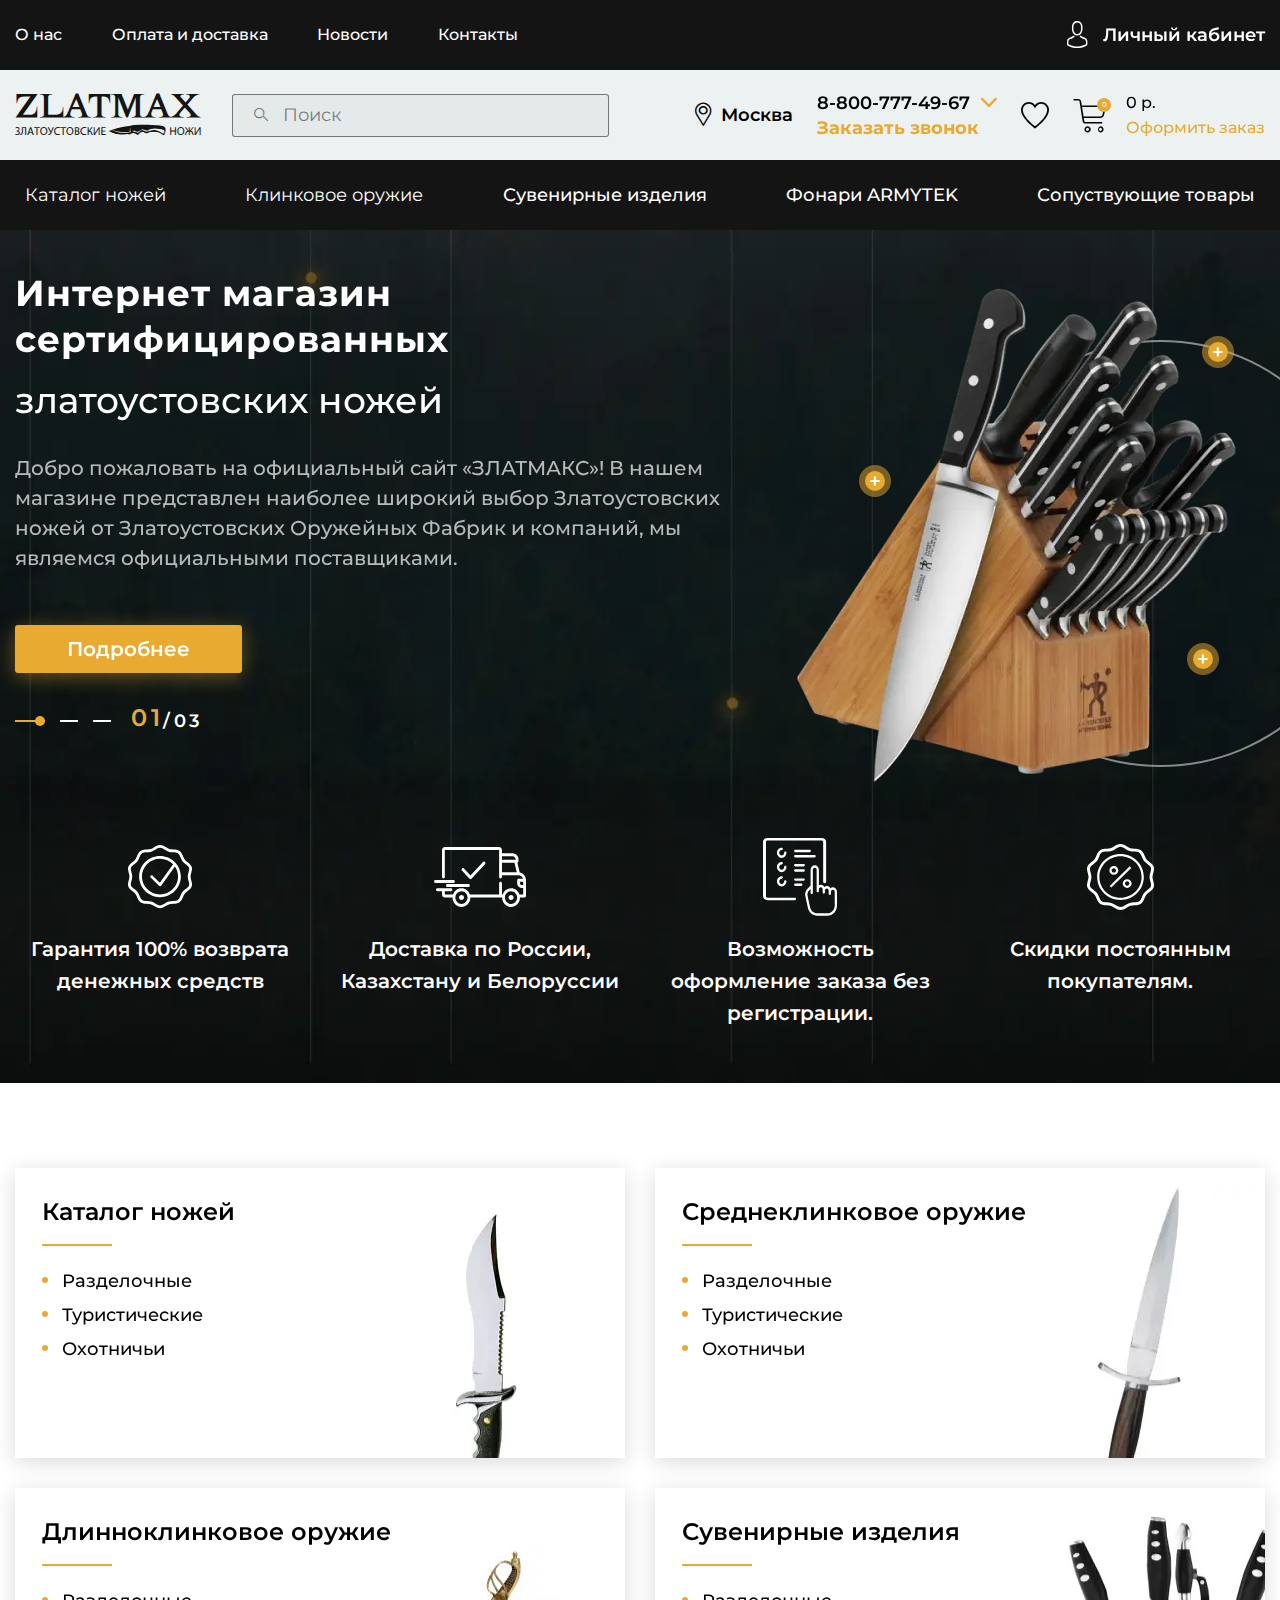
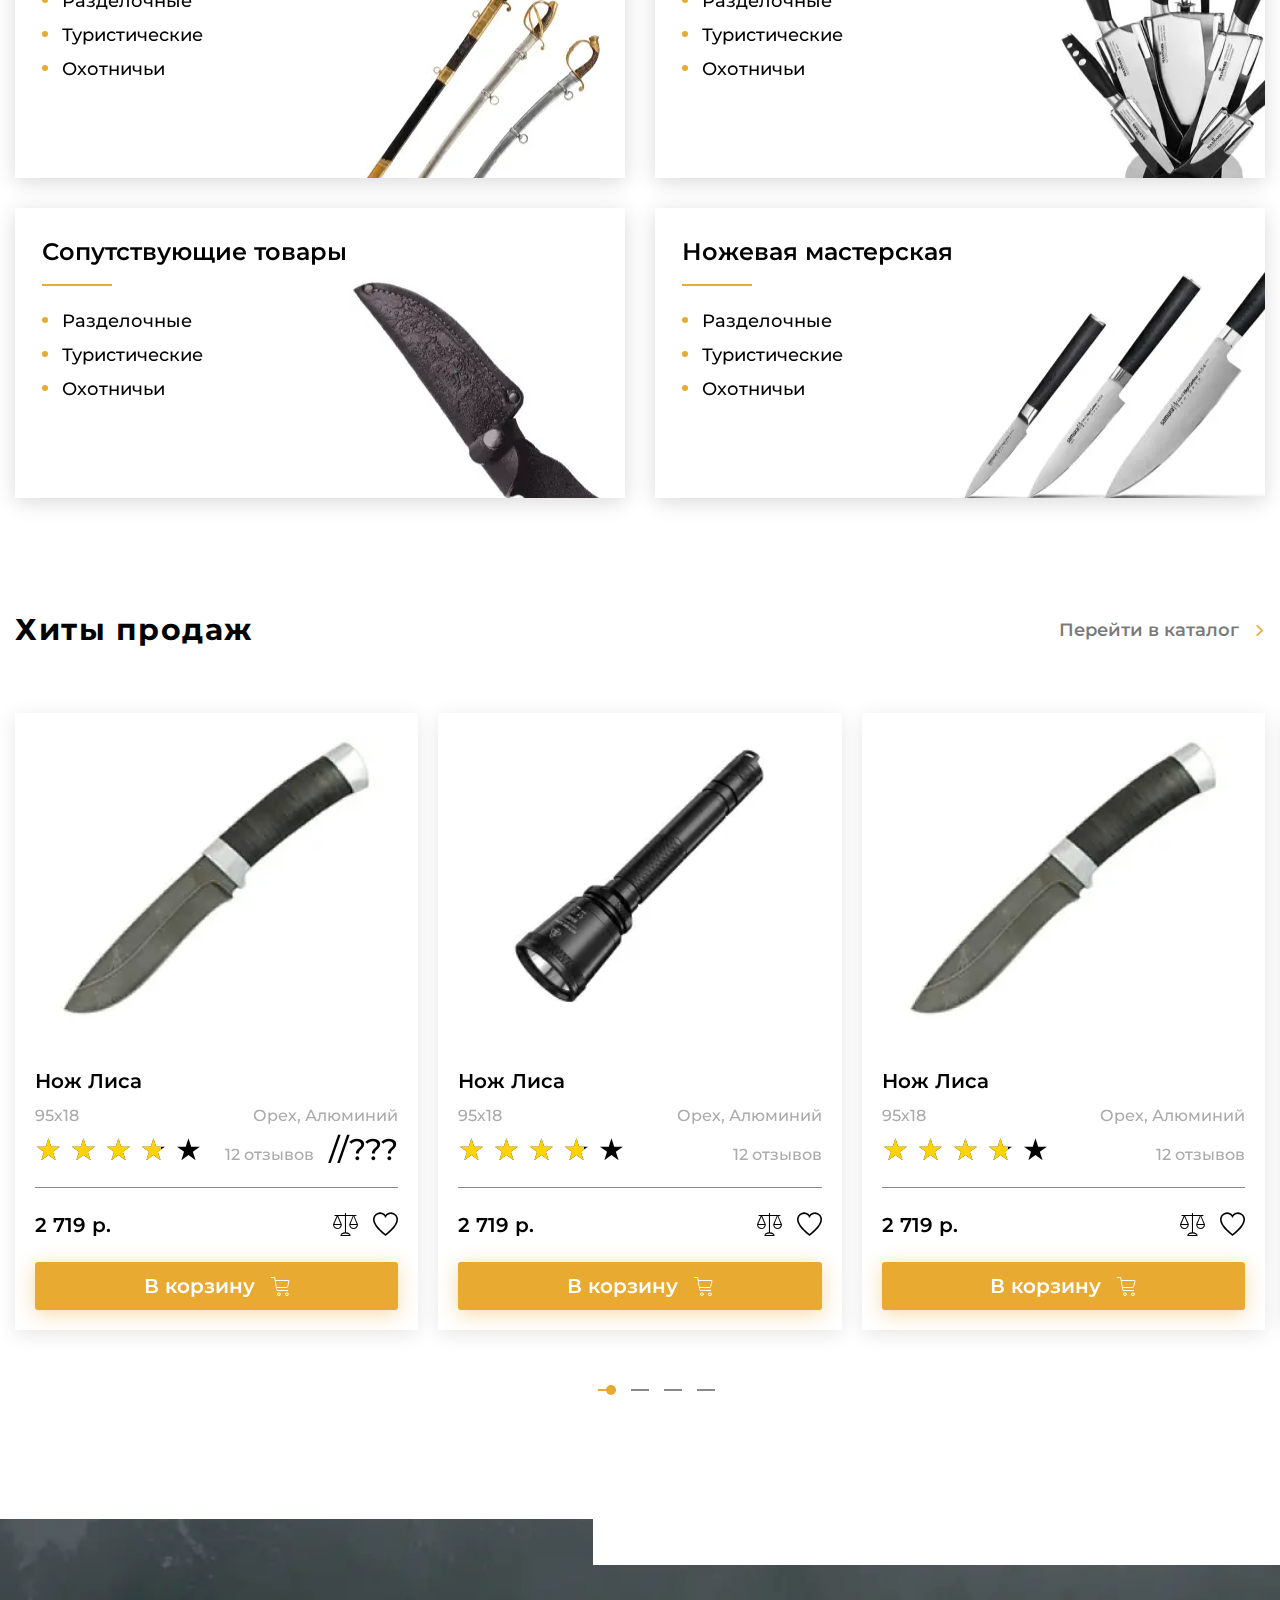
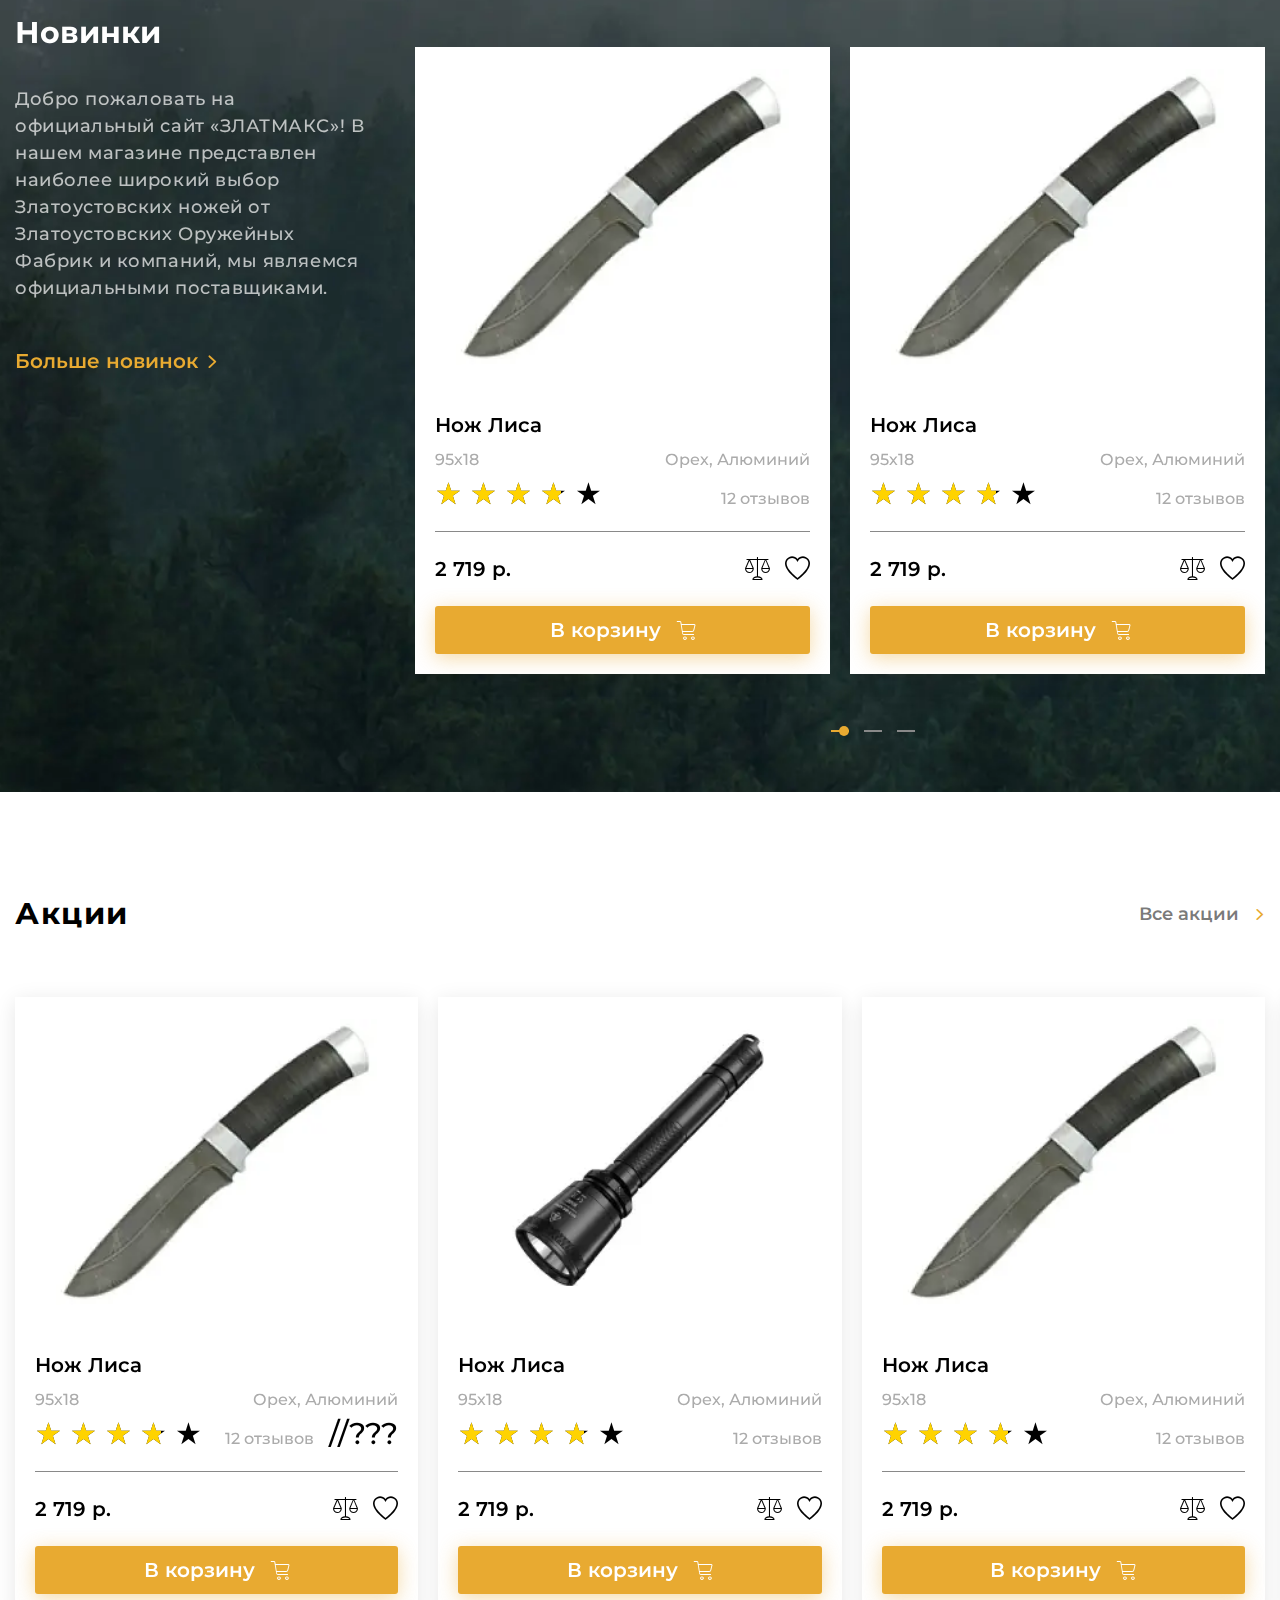
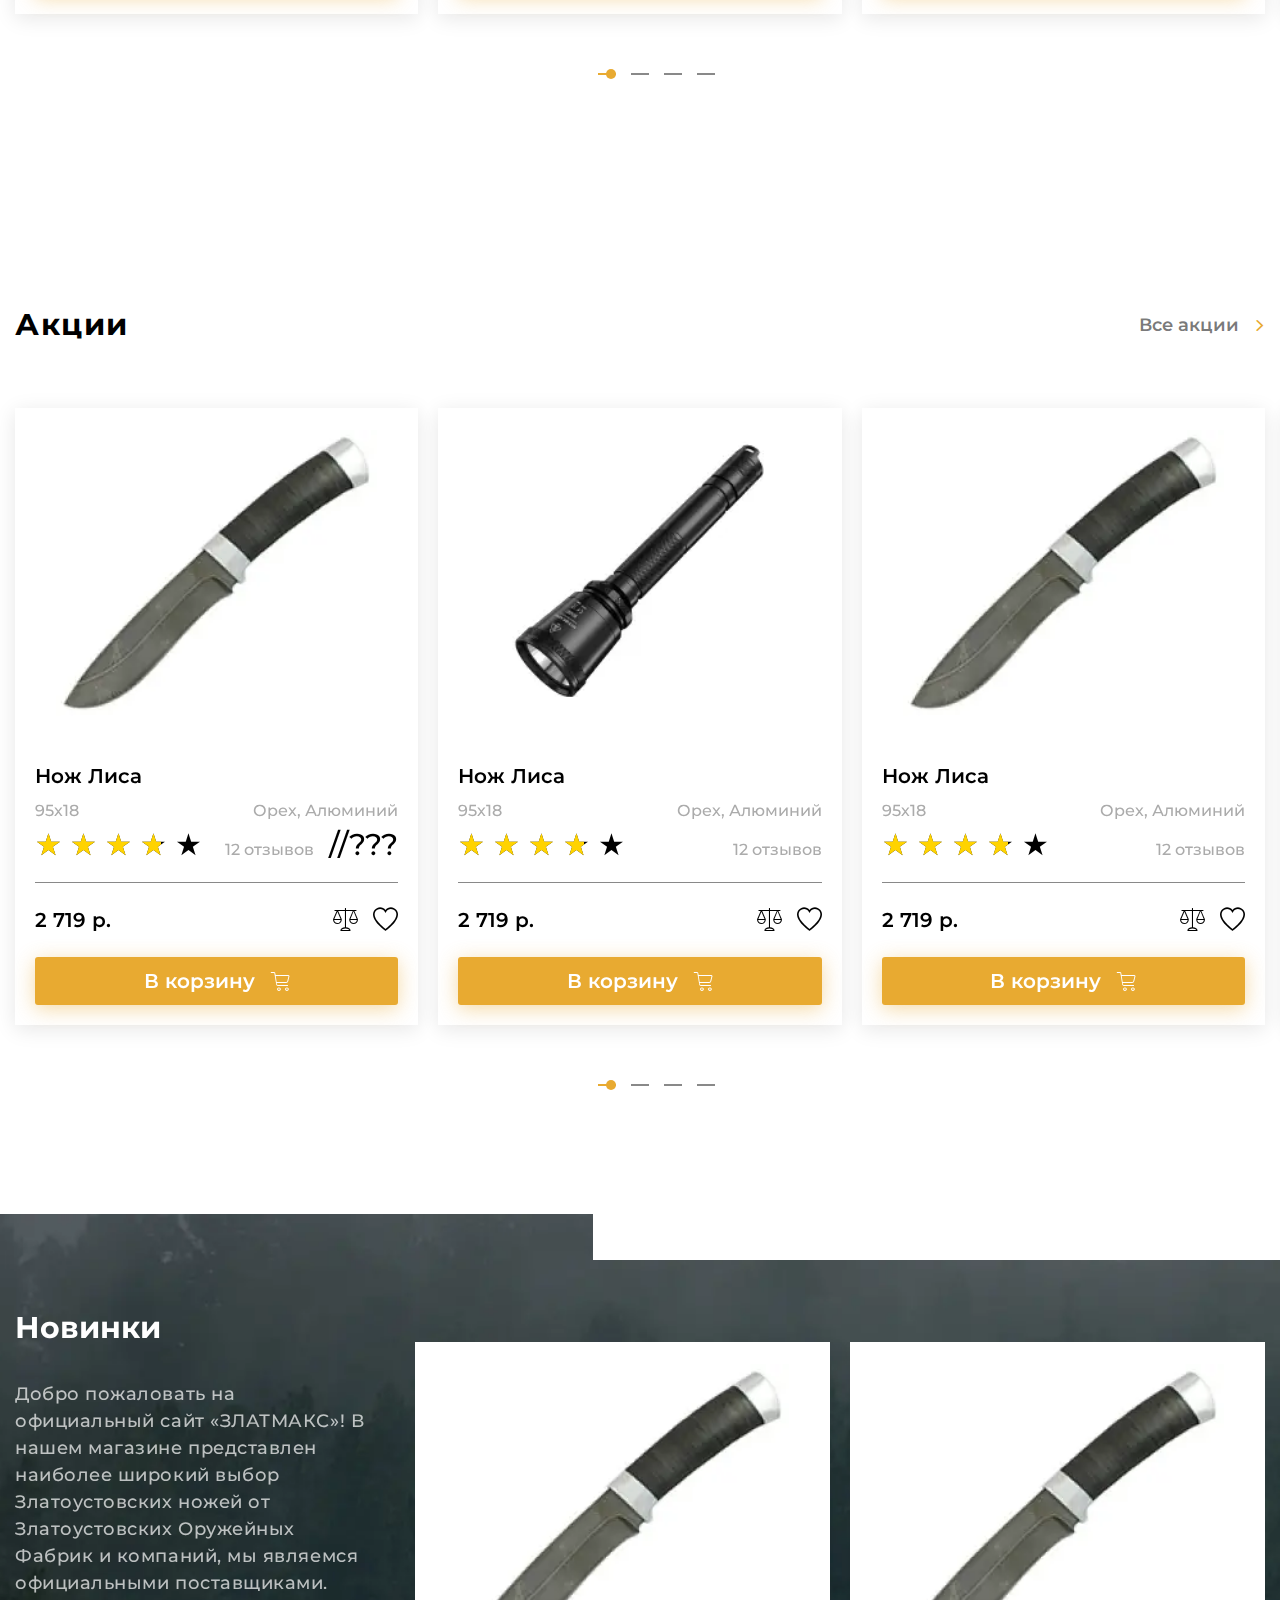
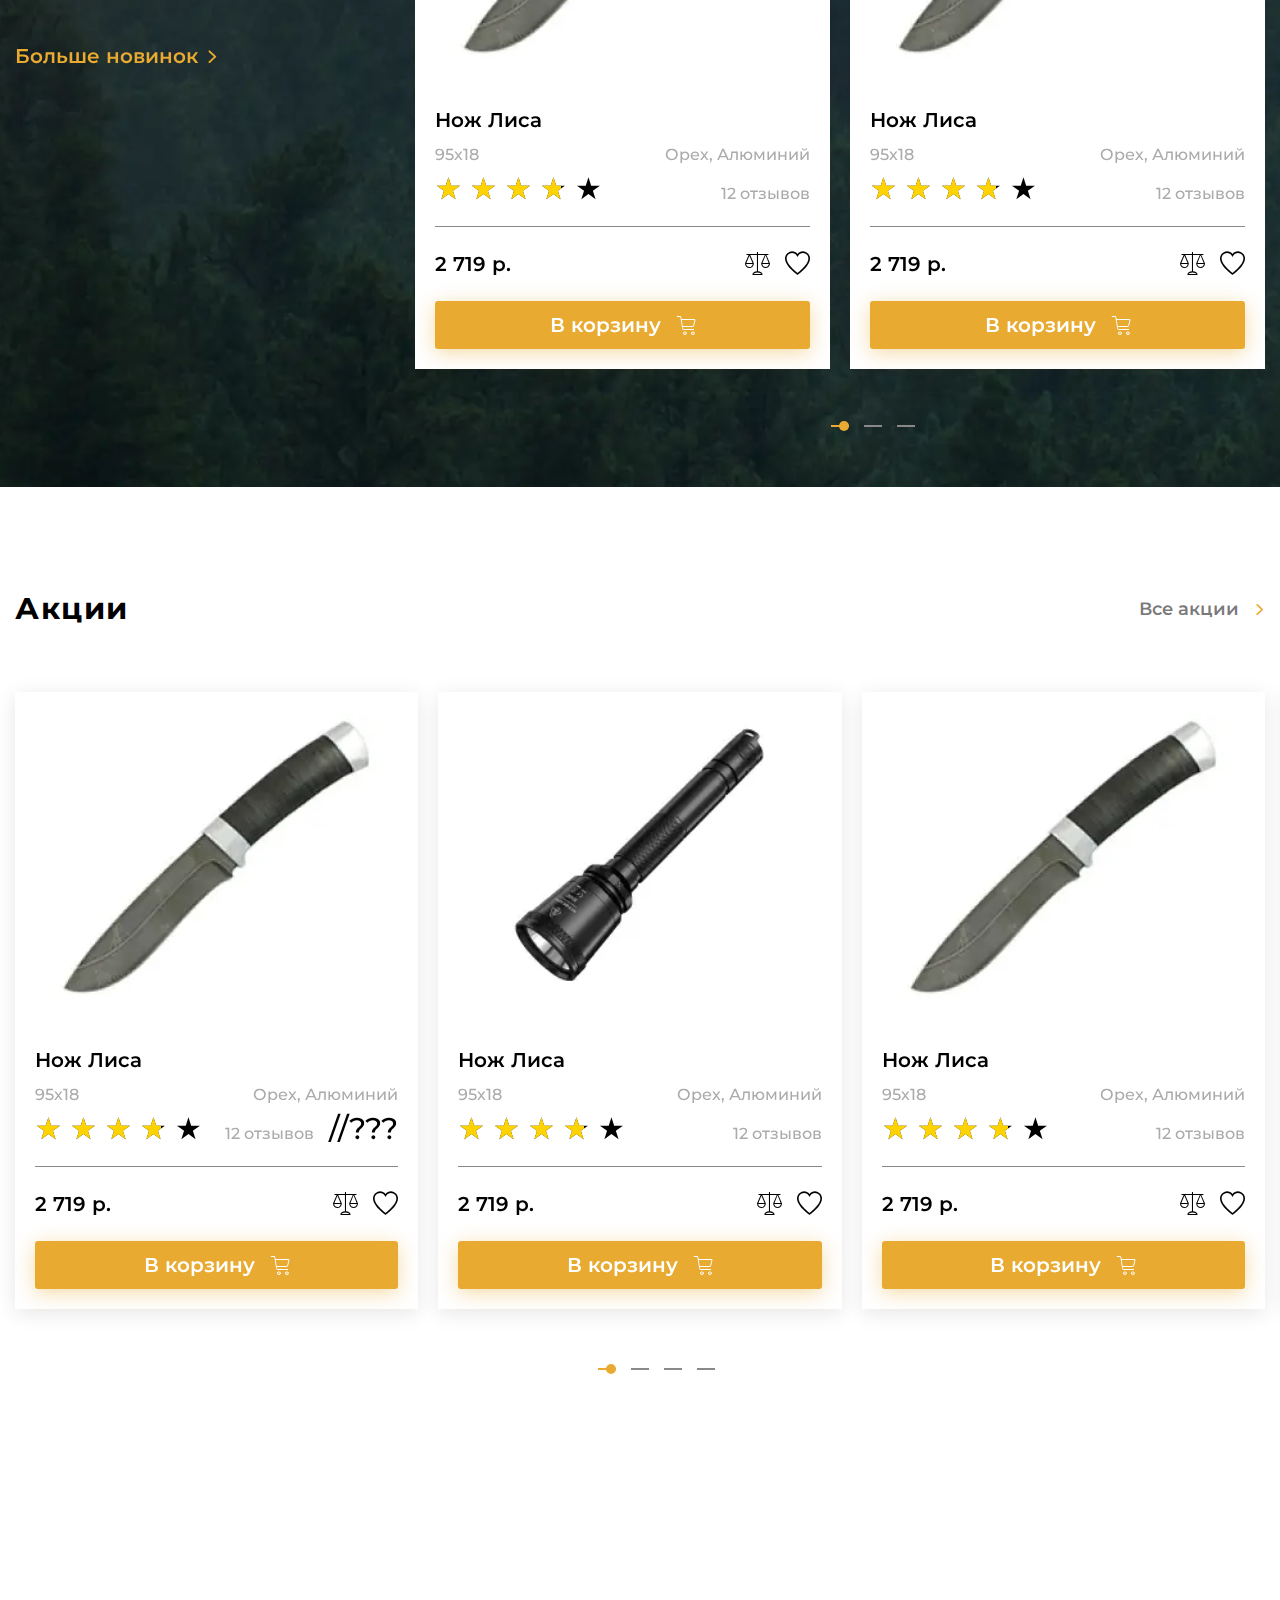
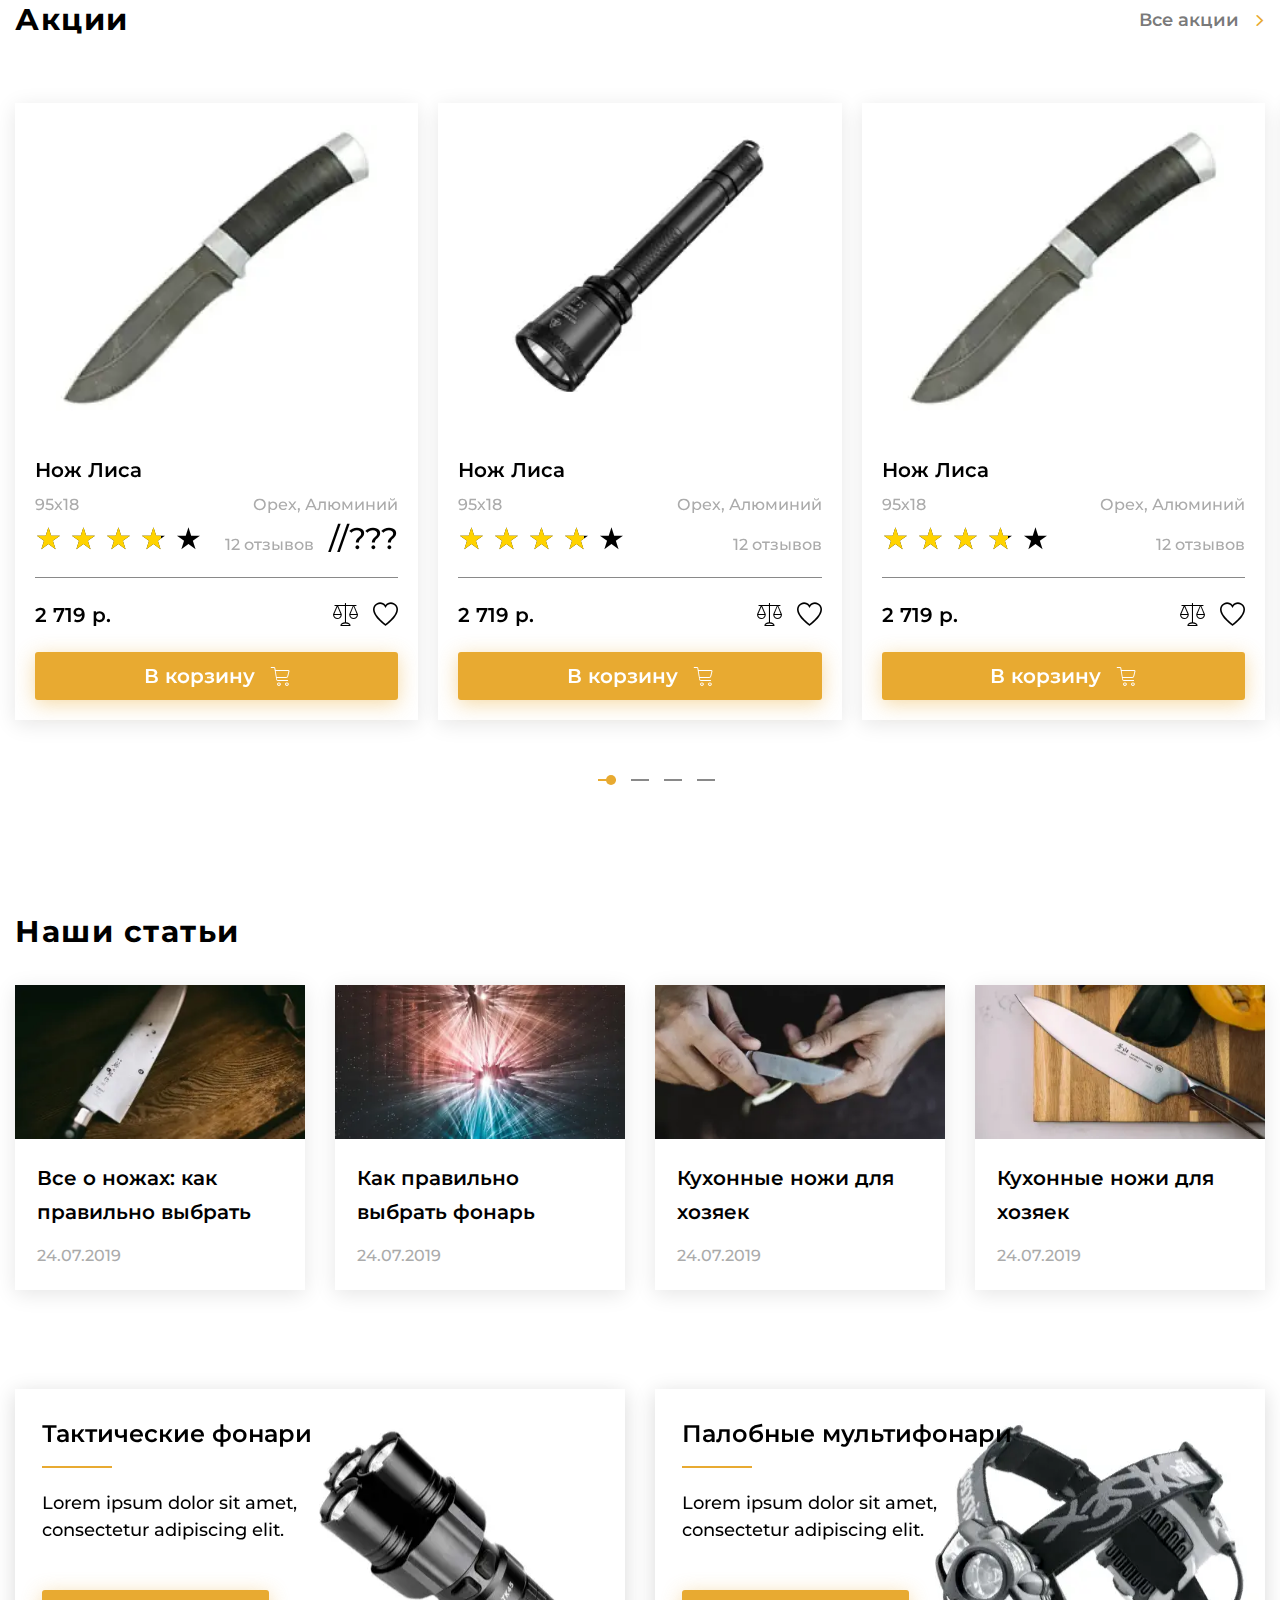
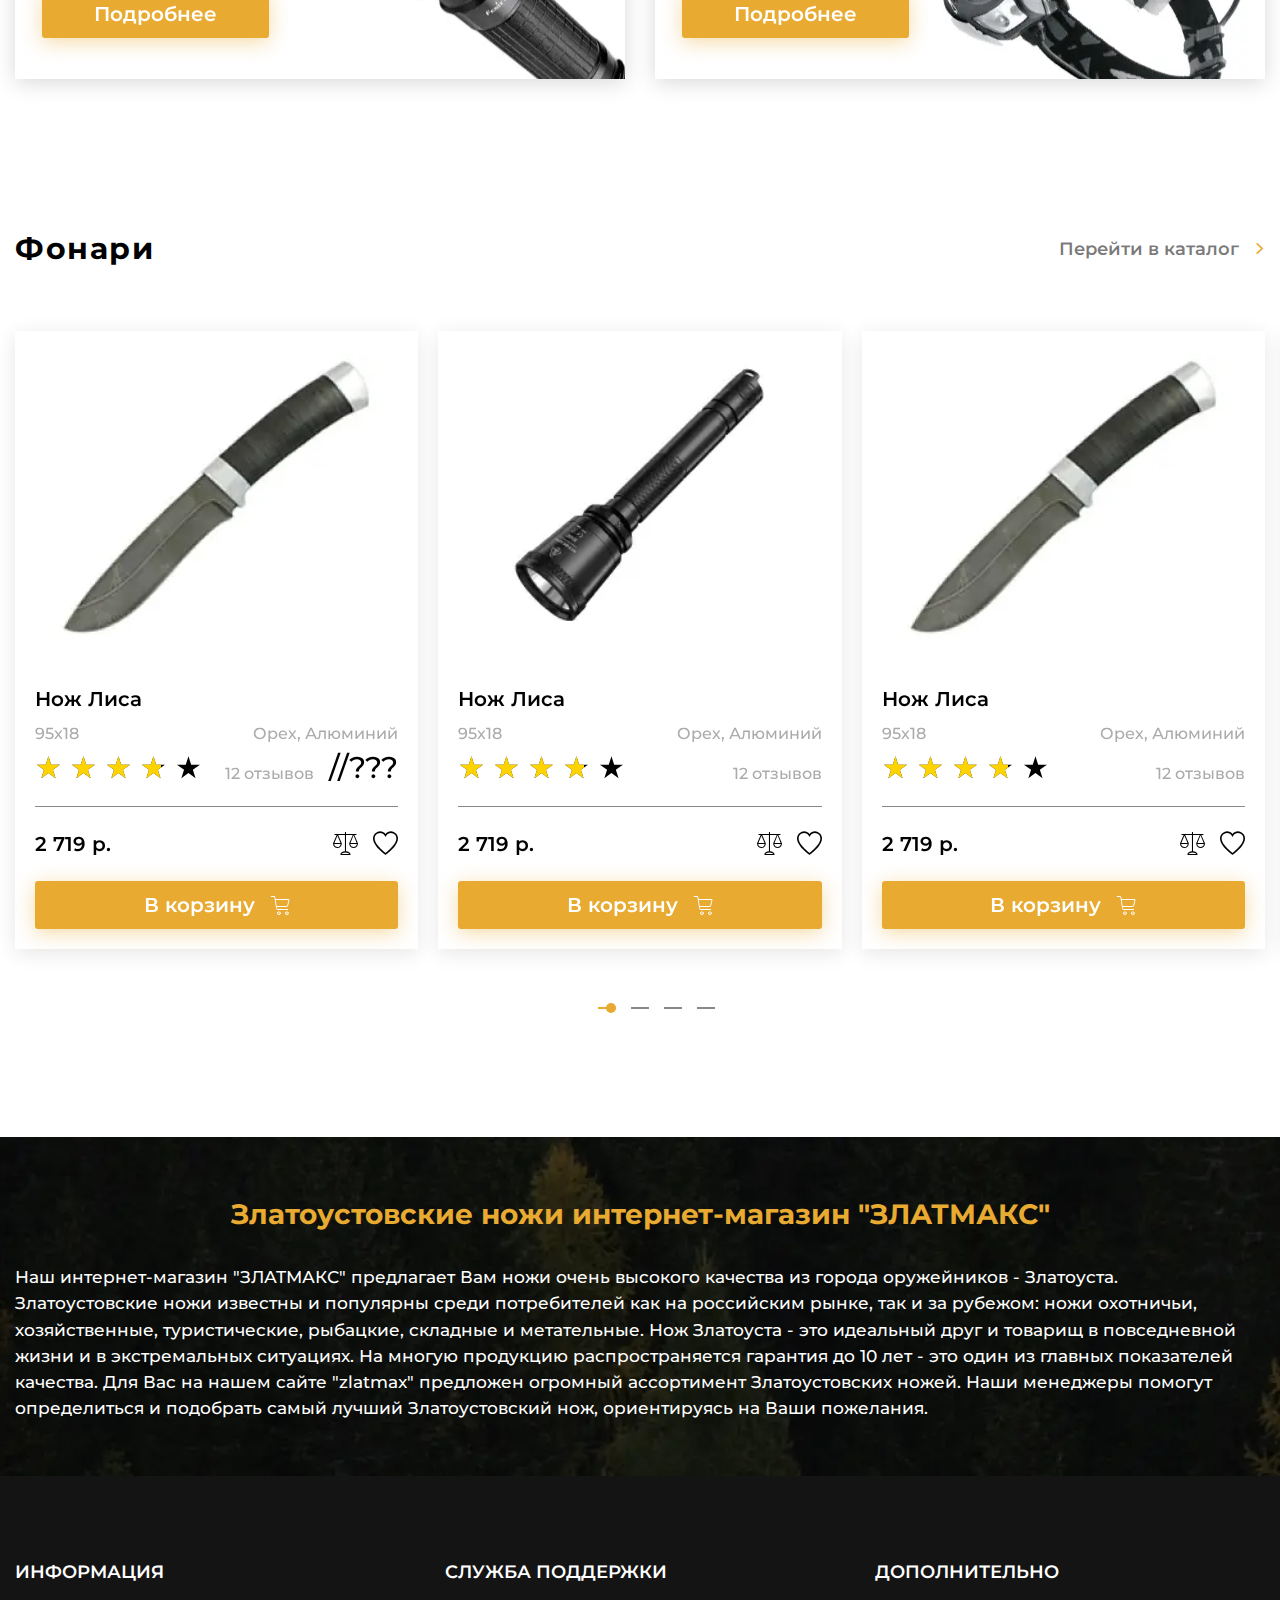
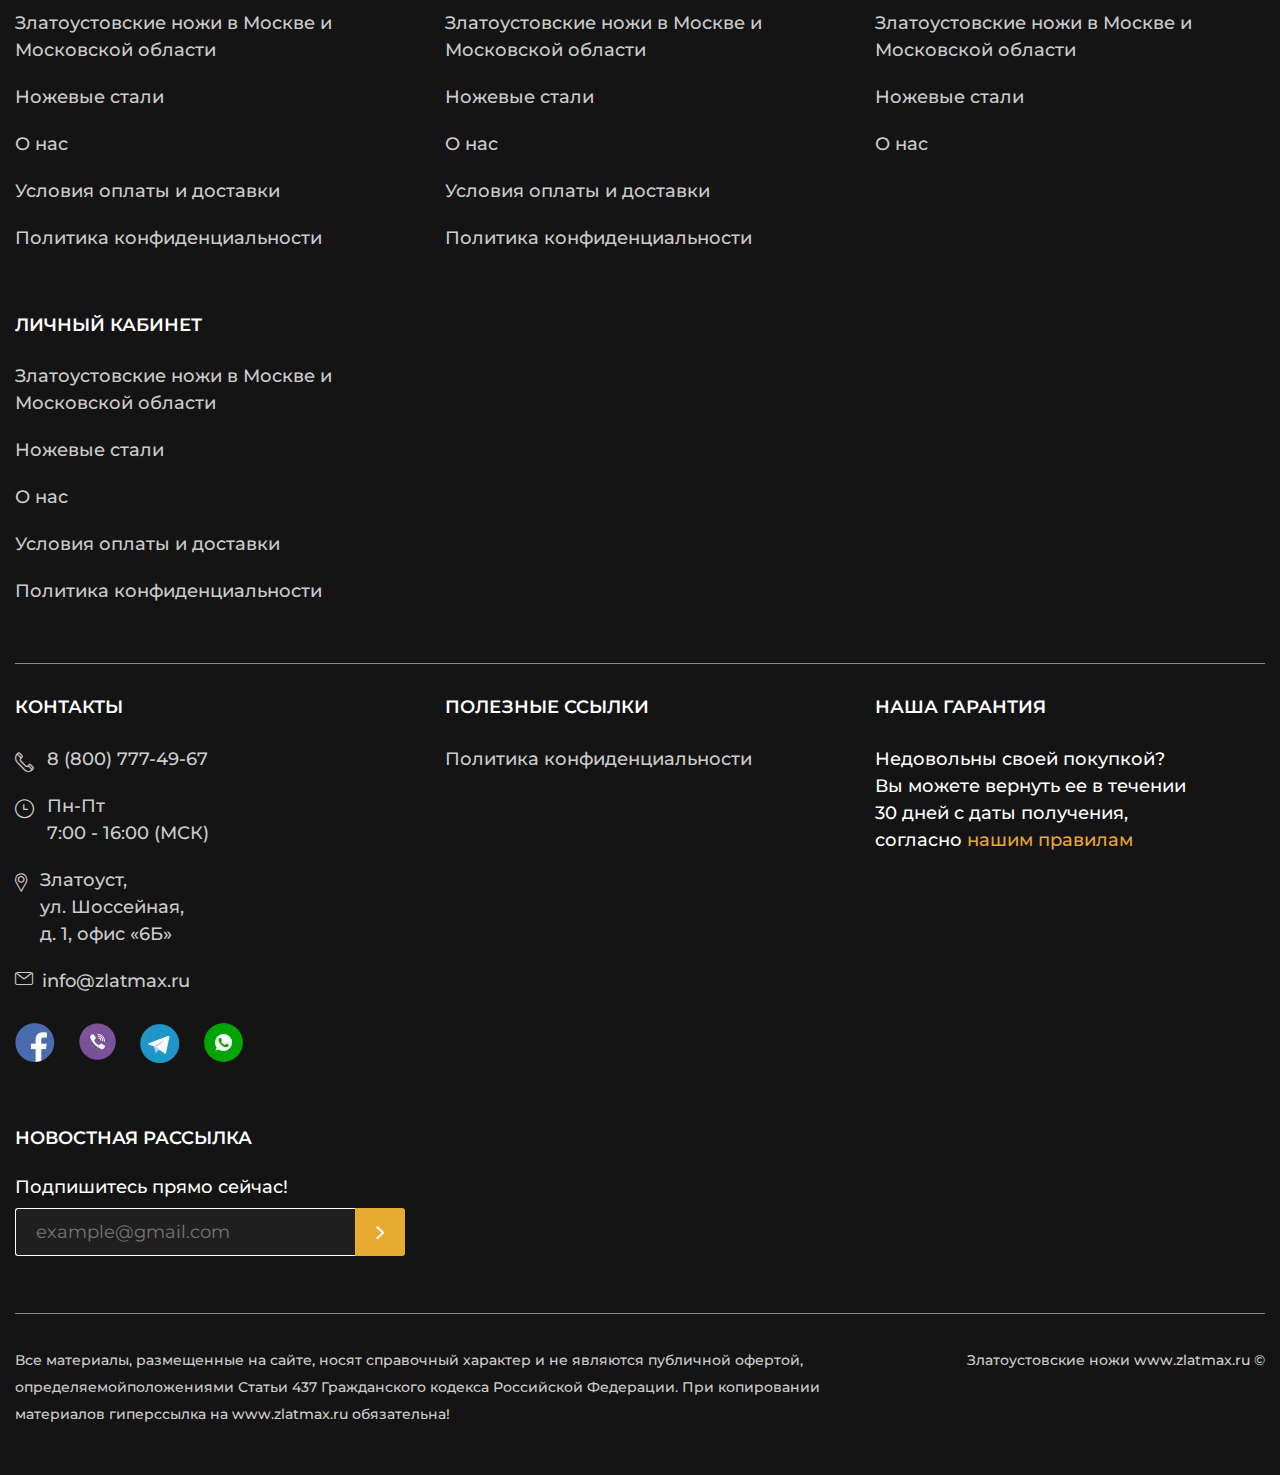
<file: home.html>
<!DOCTYPE html>
<html lang="ru">

<head>
	<title>Главная</title>
	<meta charset="UTF-8">
	<meta name="format-detection" content="telephone=no">
	<link rel="stylesheet" href="css/style.min.css?_v=20220704232209">
	<!-- <meta name="robots" content="noindex, nofollow"> -->
	<meta name="viewport" content="width=device-width, initial-scale=1.0">
</head>

<body>
	<div class="wrapper">
		<header class="header">
			<div class="header__top top-header">
				<div class="top-header__container">
					<nav class="top-header__menu menu-top-header">
						<ul data-da=".menu__body,991.98" class="menu-top-header__list">
							<li class="menu-top-header__item menu-top-header__item_catalog"><a href="" class="menu-top-header__link menu-top-header__link_catalog _icon-arrow-bottom">Каталог товаров</a>
							</li>
							<li class="menu-top-header__item"><a href="" class="menu-top-header__link">О нас</a></li>
							<li class="menu-top-header__item"><a href="" class="menu-top-header__link">Оплата и доставка</a></li>
							<li class="menu-top-header__item"><a href="" class="menu-top-header__link">Новости</a></li>
							<li class="menu-top-header__item"><a href="" class="menu-top-header__link">Контакты</a></li>
						</ul>
					</nav>
					<a href="" class="top-header__user _icon-user"><span>Личный кабинет</span></a>
					<nav hidden class="menu">
						<button type="button" class="menu__icon icon-menu"><span></span></button>
						<div class="menu__body">
						</div>
					</nav>
				</div>
			</div>
			<div class="header__body body-header">
				<div class="body-header__container">
					<a href="" class="body-header__logo"></a>
					<div data-da=".catalog-header__container, 479.98" class="body-header__search">
						<form action="#" class="search-header">
							<button type="submit" class="search-header__button _icon-search"></button>
							<input autocomplete="off" type="text" name="form[]" data-error="Ошибка" placeholder="Поиск" class="search-header__input">
						</form>
					</div>
					<div class="body-header__actions actions-header">
						<a href="" class="actions-header__location _icon-location"><span>Москва</span></a>
						<div data-da=".top-header__container,991.98,first" class="actions-header__phones phones-header">
							<div data-spollers class="phones-header__items">
								<div class="phones-header__item">
									<a href="tel:88007774967" class="phones-header__phone"><span>8-800-777-49-67</span></a>
									<button type="button" data-spoller class="phones-header__arrow _icon-arrow-bottom"></button>
									<ul class="phones-header__list">
										<li><a href="tel:88007774968" class="phones-header__phone">8-800-777-49-68</a></li>
										<li><a href="tel:88007774969" class="phones-header__phone">8-800-777-49-69</a></li>
										<li><a href="tel:88007774970" class="phones-header__phone">8-800-777-49-70</a></li>
									</ul>
								</div>
							</div>
							<button type="button" data-popup="#callback" class="phones-header__callback">Заказать звонок</button>
						</div>
						<a href="" data-da=".top-header__container,991.98,2" class="actions-header__favorite _icon-favorite"></a>
						<a href="" data-da=".top-header__container,991.98,2" class="actions-header__cart cart-header">
							<div class="cart-header__icon _icon-cart"><span>0</span></div>
							<div class="cart-header__body">
								<div class="cart-header__summ">0 р.</div>
								<div class="cart-header__link">Оформить заказ</div>
							</div>
						</a>
					</div>
				</div>
			</div>
			<div class="header__catalog catalog-header">
				<div class="catalog-header__container">
					<nav class="catalog-header__menu menu-catalog">
						<button type="button" class="menu-catalog__back _icon-back">Назад</button>
						<ul class="menu-catalog__list">
							<li class="menu-catalog__item"><button data-parent="1" class="menu-catalog__link">Каталог ножей</button>
							</li>
							<li class="menu-catalog__item"><button data-parent="2" class="menu-catalog__link">Клинковое
									оружие</button></li>
							<li class="menu-catalog__item"><a href="" class="menu-catalog__link">Сувенирные изделия</a></li>
							<li class="menu-catalog__item"><a href="" class="menu-catalog__link">Фонари ARMYTEK</a></li>
							<li class="menu-catalog__item"><a href="" class="menu-catalog__link">Сопуствующие товары</a></li>
						</ul>
						<div class="menu-catalog__sub-menu sub-menu-catalog">
							<button type="button" class="sub-menu-catalog__back _icon-back">Назад</button>
							<div class="sub-menu-catalog__container">
								<div hidden data-submenu="1" class="sub-menu-catalog__block">
									<div class="sub-menu-catalog__category">
										<a href="" class="sub-menu-catalog__link-category">Категория ножей</a>
									</div>
									<div class="sub-menu-catalog__category">
										<a href="" class="sub-menu-catalog__link-category">Производство ножей</a>
									</div>
									<div class="sub-menu-catalog__category">
										<a href="" class="sub-menu-catalog__link-category">Ножи по маркам стали</a>
									</div>
									<div class="sub-menu-catalog__category">
										<a href="" class="sub-menu-catalog__link-category">Заточка и полировка ножей</a>
									</div>
									<div class="sub-menu-catalog__category">
										<a href="" class="sub-menu-catalog__link-category">Ножевая мастерская</a>
									</div>
									<ul class="sub-menu-catalog__list">
										<li class="sub-menu-catalog__item"><a href="" class="sub-menu-catalog__link">Разделочные
												ножи</a></li>
										<li class="sub-menu-catalog__item"><a href="" class="sub-menu-catalog__link">Туристические
												ножи</a></li>
										<li class="sub-menu-catalog__item"><a href="" class="sub-menu-catalog__link">Ножи охотничьи</a>
										</li>
										<li class="sub-menu-catalog__item"><a href="" class="sub-menu-catalog__link">Булатные ножи</a>
										</li>
										<li class="sub-menu-catalog__item"><a href="" class="sub-menu-catalog__link">Ножи из дамаска</a>
										</li>
										<li class="sub-menu-catalog__item"><a href="" class="sub-menu-catalog__link">Тактического
												назначения</a></li>
										<li class="sub-menu-catalog__item"><a href="" class="sub-menu-catalog__link">Метательные
												ножи</a></li>
										<li class="sub-menu-catalog__item"><a href="" class="sub-menu-catalog__link">Мачете и кукри</a>
										</li>
										<li class="sub-menu-catalog__item"><a href="" class="sub-menu-catalog__link">Ножи кухонные</a>
										</li>
									</ul>
									<ul class="sub-menu-catalog__list">
										<li class="sub-menu-catalog__item"><a href="" class="sub-menu-catalog__link">Ножи АИР</a></li>
										<li class="sub-menu-catalog__item"><a href="" class="sub-menu-catalog__link">Ножи ЗИК</a></li>
										<li class="sub-menu-catalog__item"><a href="" class="sub-menu-catalog__link">Ножи ЗЗОСС</a></li>
										<li class="sub-menu-catalog__item"><a href="" class="sub-menu-catalog__link">Ножи РОСоружие</a>
										</li>
										<li class="sub-menu-catalog__item"><a href="" class="sub-menu-catalog__link">Ножи Оружейник</a>
										</li>
										<li class="sub-menu-catalog__item"><a href="" class="sub-menu-catalog__link">Булат Сергея
												Баранова</a></li>
										<li class="sub-menu-catalog__item"><a href="" class="sub-menu-catalog__link">Булат Андрея
												Умерова</a></li>
										<li class="sub-menu-catalog__item"><a href="" class="sub-menu-catalog__link">Ножи Златко</a>
										</li>
										<li class="sub-menu-catalog__item"><a href="" class="sub-menu-catalog__link">Ножи Стиль-М</a>
										</li>
										<li class="sub-menu-catalog__item"><a href="" class="sub-menu-catalog__link">Оружейная
												компания</a></li>
									</ul>
									<ul class="sub-menu-catalog__list">
										<li class="sub-menu-catalog__item"><a href="" class="sub-menu-catalog__link">Ножи из стали
												40х102С2М</a></li>
										<li class="sub-menu-catalog__item"><a href="" class="sub-menu-catalog__link">Ножи из стали
												95х18</a></li>
										<li class="sub-menu-catalog__item"><a href="" class="sub-menu-catalog__link">Ножи из стали
												100х13м</a></li>
										<li class="sub-menu-catalog__item"><a href="" class="sub-menu-catalog__link">Ножи из стали
												110х18м-ШД</a></li>
										<li class="sub-menu-catalog__item"><a href="" class="sub-menu-catalog__link">Ножи из стали
												ЭИ-107 ТЦ</a></li>
										<li class="sub-menu-catalog__item"><a href="" class="sub-menu-catalog__link">Ножи из стали
												50х14МФ</a></li>
										<li class="sub-menu-catalog__item"><a href="" class="sub-menu-catalog__link">Ножи из стали
												AUS-8</a></li>
										<li class="sub-menu-catalog__item"><a href="" class="sub-menu-catalog__link">Ножи из стали
												К340</a></li>
										<li class="sub-menu-catalog__item"><a href="" class="sub-menu-catalog__link">Ножи из стали
												M390</a></li>
										<li class="sub-menu-catalog__item"><a href="" class="sub-menu-catalog__link">Ножи из стали
												ЭП-766</a></li>
									</ul>
									<ul class="sub-menu-catalog__list">
										<li class="sub-menu-catalog__item"><a href="" class="sub-menu-catalog__link">Паста ГОИ</a></li>
										<li class="sub-menu-catalog__item"><a href="" class="sub-menu-catalog__link">Алмазная паста</a>
										</li>
										<li class="sub-menu-catalog__item"><a href="" class="sub-menu-catalog__link">Бруски и камни для
												заточки</a></li>
										<li class="sub-menu-catalog__item"><a href="" class="sub-menu-catalog__link">Заточные
												системы</a></li>
									</ul>
									<ul class="sub-menu-catalog__list">
										<li class="sub-menu-catalog__item"><a href="" class="sub-menu-catalog__link">Ножевые клинки</a>
										</li>
										<li class="sub-menu-catalog__item"><a href="" class="sub-menu-catalog__link">Заготовки для
												ножей</a></li>
										<li class="sub-menu-catalog__item"><a href="" class="sub-menu-catalog__link">Литье для ножей</a>
										</li>
										<li class="sub-menu-catalog__item"><a href="" class="sub-menu-catalog__link">Материалы для
												рукоятей</a></li>
										<li class="sub-menu-catalog__item"><a href="" class="sub-menu-catalog__link">Уход за рукоятиями
												ножей</a></li>
									</ul>
									<div class="sub-menu-catalog__footer">
										<a href="" class="sub-menu-catalog__all">Смотреть все</a>
									</div>
									<div class="sub-menu-catalog__footer">
										<a href="" class="sub-menu-catalog__all">Смотреть все</a>
									</div>
									<div class="sub-menu-catalog__footer">
										<a href="" class="sub-menu-catalog__all">Смотреть все</a>
									</div>
									<div class="sub-menu-catalog__footer">
										<a href="" class="sub-menu-catalog__all">Смотреть все</a>
									</div>
									<div class="sub-menu-catalog__footer">
										<a href="" class="sub-menu-catalog__all">Смотреть все</a>
									</div>
								</div>
								<div hidden data-submenu="2" class="sub-menu-catalog__block">
									<div class="sub-menu-catalog__category">
										<a href="" class="sub-menu-catalog__link-category">Категория ножей</a>
									</div>
									<div class="sub-menu-catalog__category">
										<a href="" class="sub-menu-catalog__link-category">Производство ножей</a>
									</div>
									<div class="sub-menu-catalog__category">
										<a href="" class="sub-menu-catalog__link-category">Заточка и полировка ножей</a>
									</div>
									<ul class="sub-menu-catalog__list">
										<li class="sub-menu-catalog__item"><a href="" class="sub-menu-catalog__link">Разделочные
												ножи</a></li>
										<li class="sub-menu-catalog__item"><a href="" class="sub-menu-catalog__link">Туристические
												ножи</a></li>
										<li class="sub-menu-catalog__item"><a href="" class="sub-menu-catalog__link">Ножи охотничьи</a>
										</li>
										<li class="sub-menu-catalog__item"><a href="" class="sub-menu-catalog__link">Булатные ножи</a>
										</li>
										<li class="sub-menu-catalog__item"><a href="" class="sub-menu-catalog__link">Ножи из дамаска</a>
										</li>
										<li class="sub-menu-catalog__item"><a href="" class="sub-menu-catalog__link">Тактического
												назначения</a></li>
										<li class="sub-menu-catalog__item"><a href="" class="sub-menu-catalog__link">Метательные
												ножи</a></li>
										<li class="sub-menu-catalog__item"><a href="" class="sub-menu-catalog__link">Мачете и кукри</a>
										</li>
										<li class="sub-menu-catalog__item"><a href="" class="sub-menu-catalog__link">Ножи кухонные</a>
										</li>
									</ul>
									<ul class="sub-menu-catalog__list">
										<li class="sub-menu-catalog__item"><a href="" class="sub-menu-catalog__link">Ножи АИР</a></li>
										<li class="sub-menu-catalog__item"><a href="" class="sub-menu-catalog__link">Ножи ЗИК</a></li>
										<li class="sub-menu-catalog__item"><a href="" class="sub-menu-catalog__link">Ножи ЗЗОСС</a></li>
										<li class="sub-menu-catalog__item"><a href="" class="sub-menu-catalog__link">Ножи РОСоружие</a>
										</li>
										<li class="sub-menu-catalog__item"><a href="" class="sub-menu-catalog__link">Ножи Оружейник</a>
										</li>
										<li class="sub-menu-catalog__item"><a href="" class="sub-menu-catalog__link">Булат Сергея
												Баранова</a></li>
										<li class="sub-menu-catalog__item"><a href="" class="sub-menu-catalog__link">Булат Андрея
												Умерова</a></li>
										<li class="sub-menu-catalog__item"><a href="" class="sub-menu-catalog__link">Ножи Златко</a>
										</li>
										<li class="sub-menu-catalog__item"><a href="" class="sub-menu-catalog__link">Ножи Стиль-М</a>
										</li>
										<li class="sub-menu-catalog__item"><a href="" class="sub-menu-catalog__link">Оружейная
												компания</a></li>
									</ul>
									<ul class="sub-menu-catalog__list">
										<li class="sub-menu-catalog__item"><a href="" class="sub-menu-catalog__link">Паста ГОИ</a></li>
										<li class="sub-menu-catalog__item"><a href="" class="sub-menu-catalog__link">Алмазная паста</a>
										</li>
										<li class="sub-menu-catalog__item"><a href="" class="sub-menu-catalog__link">Бруски и камни для
												заточки</a></li>
										<li class="sub-menu-catalog__item"><a href="" class="sub-menu-catalog__link">Заточные
												системы</a></li>
									</ul>
									<div class="sub-menu-catalog__footer">
										<a href="" class="sub-menu-catalog__all">Смотреть все</a>
									</div>
									<div class="sub-menu-catalog__footer">
										<a href="" class="sub-menu-catalog__all">Смотреть все</a>
									</div>
									<div class="sub-menu-catalog__footer">
										<a href="" class="sub-menu-catalog__all">Смотреть все</a>
									</div>
								</div>
							</div>
						</div>
					</nav>
				</div>
			</div>
		</header>
		<main class="page page_home">
			<section class="page__main-block main-block">
				<div class="main-block__container">
					<div class="main-block__body">
						<div class="main-block__slider">
							<div class="main-block__swiper">
								<div class="main-block__slide slide-main-block">
									<div class="slide-main-block__content">
										<h2 data-swiper-parallax="-100" class="slide-main-block__title">Интернет магазин
											сертифицированных</h2>
										<div data-swiper-parallax="-150" class="slide-main-block__sub-title">златоустовских ножей
										</div>
										<div data-swiper-parallax="-200" class="slide-main-block__text">
											Добро пожаловать на официальный сайт «ЗЛАТМАКС»! В нашем магазине представлен наиболее
											широкий выбор Златоустовских ножей от Златоустовских Оружейных Фабрик и компаний, мы
											являемся официальными поставщиками.
										</div>
									</div>
									<a href="" data-swiper-parallax="-300" class="slide-main-block__button button">Подробнее</a>
								</div>
								<div class="main-block__slide slide-main-block">
									<div class="slide-main-block__content">
										<h2 data-swiper-parallax="-100" class="slide-main-block__title">Интернет магазин
											сертифицированных</h2>
										<div data-swiper-parallax="-150" class="slide-main-block__sub-title">златоустовских ножей
										</div>
										<div data-swiper-parallax="-200" class="slide-main-block__text">
											Добро пожаловать на официальный сайт «ЗЛАТМАКС»! В нашем магазине представлен наиболее
											широкий выбор Златоустовских ножей от Златоустовских Оружейных Фабрик и компаний, мы
											являемся официальными поставщиками.
										</div>
									</div>
									<a href="" data-swiper-parallax="-300" class="slide-main-block__button button">Подробнее</a>
									//
								</div>
								<div class="main-block__slide slide-main-block">
									<div class="slide-main-block__content">
										<h2 data-swiper-parallax="-100" class="slide-main-block__title">Интернет магазин
											сертифицированных</h2>
										<div data-swiper-parallax="-150" class="slide-main-block__sub-title">златоустовских ножей
										</div>
										<div data-swiper-parallax="-200" class="slide-main-block__text">
											Добро пожаловать на официальный сайт «ЗЛАТМАКС»! В нашем магазине представлен наиболее
											широкий выбор Златоустовских ножей от Златоустовских Оружейных Фабрик и компаний, мы
											являемся официальными поставщиками.
										</div>
									</div>
									<a href="" data-swiper-parallax="-300" class="slide-main-block__button button">Подробнее</a>
								</div>
							</div>
							<div class="main-block__controll controll-main-block">
								<div class="controll-main-block__dotts"></div>
								<div class="controll-main-block__fraction fraction-controll">
									<span class="fraction-controll__current">01</span> / <span class="fraction-controll__all">0</span>
								</div>
							</div>
						</div>
						<div class="main-block__media media-main-block">
							<div class="media-main-block__body">
								<div class="media-main-block__image">
									<picture><source srcset="img/mainpage/main-block/image.webp" type="image/webp"><img src="img/mainpage/main-block/image.png?_v=1656966129474" alt="Картинка"></picture>
								</div>
								<div class="media-main-block__tips">
									<button type="button" data-tippy-content="Подсказка" class="media-main-block__tip media-main-block__tip_1"><span>+</span></button>
									<button type="button" data-tippy-content="Подсказка" class="media-main-block__tip media-main-block__tip_2"><span>+</span></button>
									<button type="button" data-tippy-content="Подсказка" class="media-main-block__tip media-main-block__tip_3"><span>+</span></button>
								</div>
							</div>
						</div>
					</div>
					<div class="main-block__advantages advantages-main">
						<div class="advantages-main__item">
							<div class="advantages-main__icon">
								<img src="img/mainpage/main-block/icons/01.svg?_v=1656966129474" alt="Иконка">
							</div>
							<div class="advantages-main__text">Гарантия 100% возврата
								денежных средств</div>
						</div>
						<div class="advantages-main__item">
							<div class="advantages-main__icon">
								<img src="img/mainpage/main-block/icons/02.svg?_v=1656966129474" alt="Иконка">
							</div>
							<div class="advantages-main__text">Доставка по России,
								Казахстану и Белоруссии</div>
						</div>
						<div class="advantages-main__item">
							<div class="advantages-main__icon">
								<img src="img/mainpage/main-block/icons/03.svg?_v=1656966129474" alt="Иконка">
							</div>
							<div class="advantages-main__text">Возможность оформление
								заказа без регистрации.</div>
						</div>
						<div class="advantages-main__item">
							<div class="advantages-main__icon">
								<img src="img/mainpage/main-block/icons/04.svg?_v=1656966129474" alt="Иконка">
							</div>
							<div class="advantages-main__text">Скидки постоянным
								покупателям. </div>
						</div>
					</div>
				</div>
			</section>
			<section class="page__catalog-cards catalog-cards">
				<div class="catalog-cards__container">
					<div class="catalog-cards__item item-catalog-cards">
						<div class="item-catalog-cards__body">
							<h3 class="item-catalog-cards__title">
								<a href="" class="item-catalog-cards__link-title">Каталог ножей</a>
							</h3>
							<ul class="item-catalog-cards__list">
								<li class="item-catalog-cards__item"><a href="" class="item-catalog-cards__link">Разделочные</a>
								</li>
								<li class="item-catalog-cards__item"><a href="" class="item-catalog-cards__link">Туристические</a></li>
								<li class="item-catalog-cards__item"><a href="" class="item-catalog-cards__link">Охотничьи</a>
								</li>
							</ul>
						</div>
						<div class="item-catalog-cards__image">
							<picture><source srcset="img/mainpage/catalog-cards/01.webp" type="image/webp"><img src="img/mainpage/catalog-cards/01.jpg?_v=1656966129474" alt="Картинка"></picture>
						</div>
					</div>
					<div class="catalog-cards__item item-catalog-cards">
						<div class="item-catalog-cards__body">
							<h3 class="item-catalog-cards__title">
								<a href="" class="item-catalog-cards__link-title">Среднеклинковое оружие</a>
							</h3>
							<ul class="item-catalog-cards__list">
								<li class="item-catalog-cards__item"><a href="" class="item-catalog-cards__link">Разделочные</a>
								</li>
								<li class="item-catalog-cards__item"><a href="" class="item-catalog-cards__link">Туристические</a></li>
								<li class="item-catalog-cards__item"><a href="" class="item-catalog-cards__link">Охотничьи</a>
								</li>
							</ul>
						</div>
						<div class="item-catalog-cards__image">
							<picture><source srcset="img/mainpage/catalog-cards/02.webp" type="image/webp"><img src="img/mainpage/catalog-cards/02.jpg?_v=1656966129474" alt="Картинка"></picture>
						</div>
					</div>
					<div class="catalog-cards__item item-catalog-cards">
						<div class="item-catalog-cards__body">
							<h3 class="item-catalog-cards__title">
								<a href="" class="item-catalog-cards__link-title">Длинноклинковое оружие</a>
							</h3>
							<ul class="item-catalog-cards__list">
								<li class="item-catalog-cards__item"><a href="" class="item-catalog-cards__link">Разделочные</a>
								</li>
								<li class="item-catalog-cards__item"><a href="" class="item-catalog-cards__link">Туристические</a></li>
								<li class="item-catalog-cards__item"><a href="" class="item-catalog-cards__link">Охотничьи</a>
								</li>
							</ul>
						</div>
						<div class="item-catalog-cards__image">
							<picture><source srcset="img/mainpage/catalog-cards/03.webp" type="image/webp"><img src="img/mainpage/catalog-cards/03.jpg?_v=1656966129474" alt="Картинка"></picture>
						</div>
					</div>
					<div class="catalog-cards__item item-catalog-cards">
						<div class="item-catalog-cards__body">
							<h3 class="item-catalog-cards__title">
								<a href="" class="item-catalog-cards__link-title">Сувенирные изделия</a>
							</h3>
							<ul class="item-catalog-cards__list">
								<li class="item-catalog-cards__item"><a href="" class="item-catalog-cards__link">Разделочные</a>
								</li>
								<li class="item-catalog-cards__item"><a href="" class="item-catalog-cards__link">Туристические</a></li>
								<li class="item-catalog-cards__item"><a href="" class="item-catalog-cards__link">Охотничьи</a>
								</li>
							</ul>
						</div>
						<div class="item-catalog-cards__image">
							<picture><source srcset="img/mainpage/catalog-cards/04.webp" type="image/webp"><img src="img/mainpage/catalog-cards/04.jpg?_v=1656966129474" alt="Картинка"></picture>
						</div>
					</div>
					<div class="catalog-cards__item item-catalog-cards">
						<div class="item-catalog-cards__body">
							<h3 class="item-catalog-cards__title">
								<a href="" class="item-catalog-cards__link-title">Сопутствующие товары</a>
							</h3>
							<ul class="item-catalog-cards__list">
								<li class="item-catalog-cards__item"><a href="" class="item-catalog-cards__link">Разделочные</a>
								</li>
								<li class="item-catalog-cards__item"><a href="" class="item-catalog-cards__link">Туристические</a></li>
								<li class="item-catalog-cards__item"><a href="" class="item-catalog-cards__link">Охотничьи</a>
								</li>
							</ul>
						</div>
						<div class="item-catalog-cards__image">
							<picture><source srcset="img/mainpage/catalog-cards/05.webp" type="image/webp"><img src="img/mainpage/catalog-cards/05.jpg?_v=1656966129474" alt="Картинка"></picture>
						</div>
					</div>
					<div class="catalog-cards__item item-catalog-cards">
						<div class="item-catalog-cards__body">
							<h3 class="item-catalog-cards__title">
								<a href="" class="item-catalog-cards__link-title">Ножевая мастерская</a>
							</h3>
							<ul class="item-catalog-cards__list">
								<li class="item-catalog-cards__item"><a href="" class="item-catalog-cards__link">Разделочные</a>
								</li>
								<li class="item-catalog-cards__item"><a href="" class="item-catalog-cards__link">Туристические</a></li>
								<li class="item-catalog-cards__item"><a href="" class="item-catalog-cards__link">Охотничьи</a>
								</li>
							</ul>
						</div>
						<div class="item-catalog-cards__image">
							<picture><source srcset="img/mainpage/catalog-cards/06.webp" type="image/webp"><img src="img/mainpage/catalog-cards/06.jpg?_v=1656966129474" alt="Картинка"></picture>
						</div>
					</div>
				</div>
			</section>
			<section class="page__hits-products hits-products">
				<section class="products-slider">
					<div class="products-slider__container">
						<div class="products-slider__header">
							<h2 class="products-slider__title">Хиты продаж</h2>
							<a href="" class="products-slider__more">Перейти в каталог</a>
						</div>
						<div class="products-slider__slider">
							<div class="products-slider__swiper">
								<div class="products-slider__slide">
									<article class="product-card">
										<a href="" class="product-card__image">
											<span class="product-card__item-image-ibg product-card__item-image-ibg_contain">
												<picture><source srcset="img/product-card/image.webp" type="image/webp"><img src="img/product-card/image.jpg?_v=1656966129474" alt="Картинка"></picture>
											</span>
										</a>
										<div class="product-card__body">
											<h4 class="product-card__title">
												<a href="" class="product-card__link-title">Нож Лиса</a>
											</h4>
											<div class="product-card__info info-product-card">
												<div class="info-product-card__size">95х18</div>
												<div class="info-product-card__materials">Орех, Алюминий</div>
											</div>
											<div class="product-card__rating rating rating_set">
												<div class="rating__body">
													<div class="rating__active"></div>
													<div class="rating__items">
														<input type="radio" class="rating__item" value="1" name="rating">
														<input type="radio" class="rating__item" value="2" name="rating">
														<input type="radio" class="rating__item" value="3" name="rating">
														<input type="radio" class="rating__item" value="4" name="rating">
														<input type="radio" class="rating__item" value="5" name="rating">
													</div>
												</div>
												<div class="rating__value">3.6</div>
												<div class="rating__info">12 отзывов</div> //???
											</div>
											<div class="product-card__footer">
												<div class="product-card__price">2 719 р.</div>
												<a href="" class="product-card__compare _icon-compare"></a>
												<a href="" class="product-card__favorite _icon-favorite"></a>
											</div>
											<button type="button" class="product-card__cart button"><span class="_icon-cart">В
													корзину</span></button>
										</div>
									</article>
								</div>
								<div class="products-slider__slide">
									<article class="product-card">
										<a href="" class="product-card__image">
											<span class="product-card__item-image-ibg product-card__item-image-ibg_contain">
												<picture><source srcset="img/product-card/image-02.webp" type="image/webp"><img src="img/product-card/image-02.jpg?_v=1656966129474" alt="Картинка"></picture>
											</span>
										</a>
										<div class="product-card__body">
											<h4 class="product-card__title">
												<a href="" class="product-card__link-title">Нож Лиса</a>
											</h4>
											<div class="product-card__info info-product-card">
												<div class="info-product-card__size">95х18</div>
												<div class="info-product-card__materials">Орех, Алюминий</div>
											</div>
											<div class="product-card__rating rating rating_set">
												<div class="rating__body">
													<div class="rating__active"></div>
													<div class="rating__items">
														<input type="radio" class="rating__item" value="1" name="rating">
														<input type="radio" class="rating__item" value="2" name="rating">
														<input type="radio" class="rating__item" value="3" name="rating">
														<input type="radio" class="rating__item" value="4" name="rating">
														<input type="radio" class="rating__item" value="5" name="rating">
													</div>
												</div>
												<div class="rating__value">3.6</div>
												<div class="rating__info">12 отзывов</div>
											</div>
											<div class="product-card__footer">
												<div class="product-card__price">2 719 р.</div>
												<a href="" class="product-card__compare _icon-compare"></a>
												<a href="" class="product-card__favorite _icon-favorite"></a>
											</div>
											<button type="button" class="product-card__cart button"><span class="_icon-cart">В
													корзину</span></button>
										</div>
									</article>
								</div>
								<div class="products-slider__slide">
									<article class="product-card">
										<a href="" class="product-card__image">
											<span class="product-card__item-image-ibg product-card__item-image-ibg_contain">
												<picture><source srcset="img/product-card/image.webp" type="image/webp"><img src="img/product-card/image.jpg?_v=1656966129474" alt="Картинка"></picture>
											</span>
										</a>
										<div class="product-card__body">
											<h4 class="product-card__title">
												<a href="" class="product-card__link-title">Нож Лиса</a>
											</h4>
											<div class="product-card__info info-product-card">
												<div class="info-product-card__size">95х18</div>
												<div class="info-product-card__materials">Орех, Алюминий</div>
											</div>
											<div class="product-card__rating rating rating_set">
												<div class="rating__body">
													<div class="rating__active"></div>
													<div class="rating__items">
														<input type="radio" class="rating__item" value="1" name="rating">
														<input type="radio" class="rating__item" value="2" name="rating">
														<input type="radio" class="rating__item" value="3" name="rating">
														<input type="radio" class="rating__item" value="4" name="rating">
														<input type="radio" class="rating__item" value="5" name="rating">
													</div>
												</div>
												<div class="rating__value">3.6</div>
												<div class="rating__info">12 отзывов</div>
											</div>
											<div class="product-card__footer">
												<div class="product-card__price">2 719 р.</div>
												<a href="" class="product-card__compare _icon-compare"></a>
												<a href="" class="product-card__favorite _icon-favorite"></a>
											</div>
											<button type="button" class="product-card__cart button"><span class="_icon-cart">В
													корзину</span></button>
										</div>
									</article>
								</div>
								<div class="products-slider__slide">
									<article class="product-card">
										<a href="" class="product-card__image">
											<span class="product-card__item-image-ibg product-card__item-image-ibg_contain">
												<picture><source srcset="img/product-card/image-02.webp" type="image/webp"><img src="img/product-card/image-02.jpg?_v=1656966129474" alt="Картинка"></picture>
											</span>
										</a>
										<div class="product-card__body">
											<h4 class="product-card__title">
												<a href="" class="product-card__link-title">Нож Лиса</a>
											</h4>
											<div class="product-card__info info-product-card">
												<div class="info-product-card__size">95х18</div>
												<div class="info-product-card__materials">Орех, Алюминий</div>
											</div>
											<div class="product-card__rating rating rating_set">
												<div class="rating__body">
													<div class="rating__active"></div>
													<div class="rating__items">
														<input type="radio" class="rating__item" value="1" name="rating">
														<input type="radio" class="rating__item" value="2" name="rating">
														<input type="radio" class="rating__item" value="3" name="rating">
														<input type="radio" class="rating__item" value="4" name="rating">
														<input type="radio" class="rating__item" value="5" name="rating">
													</div>
												</div>
												<div class="rating__value">3.6</div>
												<div class="rating__info">12 отзывов</div>
											</div>
											<div class="product-card__footer">
												<div class="product-card__price">2 719 р.</div>
												<a href="" class="product-card__compare _icon-compare"></a>
												<a href="" class="product-card__favorite _icon-favorite"></a>
											</div>
											<button type="button" class="product-card__cart button"><span class="_icon-cart">В
													корзину</span></button>
										</div>
									</article>
								</div>
								<div class="products-slider__slide">
									<article class="product-card">
										<a href="" class="product-card__image">
											<span class="product-card__item-image-ibg product-card__item-image-ibg_contain">
												<picture><source srcset="img/product-card/image.webp" type="image/webp"><img src="img/product-card/image.jpg?_v=1656966129474" alt="Картинка"></picture>
											</span>
										</a>
										<div class="product-card__body">
											<h4 class="product-card__title">
												<a href="" class="product-card__link-title">Нож Лиса</a>
											</h4>
											<div class="product-card__info info-product-card">
												<div class="info-product-card__size">95х18</div>
												<div class="info-product-card__materials">Орех, Алюминий</div>
											</div>
											<div class="product-card__rating rating rating_set">
												<div class="rating__body">
													<div class="rating__active"></div>
													<div class="rating__items">
														<input type="radio" class="rating__item" value="1" name="rating">
														<input type="radio" class="rating__item" value="2" name="rating">
														<input type="radio" class="rating__item" value="3" name="rating">
														<input type="radio" class="rating__item" value="4" name="rating">
														<input type="radio" class="rating__item" value="5" name="rating">
													</div>
												</div>
												<div class="rating__value">3.6</div>
												<div class="rating__info">12 отзывов</div>
											</div>
											<div class="product-card__footer">
												<div class="product-card__price">2 719 р.</div>
												<a href="" class="product-card__compare _icon-compare"></a>
												<a href="" class="product-card__favorite _icon-favorite"></a>
											</div>
											<button type="button" class="product-card__cart button"><span class="_icon-cart">В
													корзину</span></button>
										</div>
									</article>
								</div>
								<div class="products-slider__slide">
									<article class="product-card">
										<a href="" class="product-card__image">
											<span class="product-card__item-image-ibg product-card__item-image-ibg_contain">
												<picture><source srcset="img/product-card/image-02.webp" type="image/webp"><img src="img/product-card/image-02.jpg?_v=1656966129474" alt="Картинка"></picture>
											</span>
										</a>
										<div class="product-card__body">
											<h4 class="product-card__title">
												<a href="" class="product-card__link-title">Нож Лиса</a>
											</h4>
											<div class="product-card__info info-product-card">
												<div class="info-product-card__size">95х18</div>
												<div class="info-product-card__materials">Орех, Алюминий</div>
											</div>
											<div class="product-card__rating rating rating_set">
												<div class="rating__body">
													<div class="rating__active"></div>
													<div class="rating__items">
														<input type="radio" class="rating__item" value="1" name="rating">
														<input type="radio" class="rating__item" value="2" name="rating">
														<input type="radio" class="rating__item" value="3" name="rating">
														<input type="radio" class="rating__item" value="4" name="rating">
														<input type="radio" class="rating__item" value="5" name="rating">
													</div>
												</div>
												<div class="rating__value">3.6</div>
												<div class="rating__info">12 отзывов</div>
											</div>
											<div class="product-card__footer">
												<div class="product-card__price">2 719 р.</div>
												<a href="" class="product-card__compare _icon-compare"></a>
												<a href="" class="product-card__favorite _icon-favorite"></a>
											</div>
											<button type="button" class="product-card__cart button"><span class="_icon-cart">В
													корзину</span></button>
										</div>
									</article>
								</div>
								<div class="products-slider__slide">
									<article class="product-card">
										<a href="" class="product-card__image">
											<span class="product-card__item-image-ibg product-card__item-image-ibg_contain">
												<picture><source srcset="img/product-card/image.webp" type="image/webp"><img src="img/product-card/image.jpg?_v=1656966129474" alt="Картинка"></picture>
											</span>
										</a>
										<div class="product-card__body">
											<h4 class="product-card__title">
												<a href="" class="product-card__link-title">Нож Лиса</a>
											</h4>
											<div class="product-card__info info-product-card">
												<div class="info-product-card__size">95х18</div>
												<div class="info-product-card__materials">Орех, Алюминий</div>
											</div>
											<div class="product-card__rating rating rating_set">
												<div class="rating__body">
													<div class="rating__active"></div>
													<div class="rating__items">
														<input type="radio" class="rating__item" value="1" name="rating">
														<input type="radio" class="rating__item" value="2" name="rating">
														<input type="radio" class="rating__item" value="3" name="rating">
														<input type="radio" class="rating__item" value="4" name="rating">
														<input type="radio" class="rating__item" value="5" name="rating">
													</div>
												</div>
												<div class="rating__value">3.6</div>
												<div class="rating__info">12 отзывов</div>
											</div>
											<div class="product-card__footer">
												<div class="product-card__price">2 719 р.</div>
												<a href="" class="product-card__compare _icon-compare"></a>
												<a href="" class="product-card__favorite _icon-favorite"></a>
											</div>
											<button type="button" class="product-card__cart button"><span class="_icon-cart">В
													корзину</span></button>
										</div>
									</article>
								</div>
								<div class="products-slider__slide">
									<article class="product-card">
										<a href="" class="product-card__image">
											<span class="product-card__item-image-ibg product-card__item-image-ibg_contain">
												<picture><source srcset="img/product-card/image.webp" type="image/webp"><img src="img/product-card/image.jpg?_v=1656966129474" alt="Картинка"></picture>
											</span>
										</a>
										<div class="product-card__body">
											<h4 class="product-card__title">
												<a href="" class="product-card__link-title">Нож Лиса</a>
											</h4>
											<div class="product-card__info info-product-card">
												<div class="info-product-card__size">95х18</div>
												<div class="info-product-card__materials">Орех, Алюминий</div>
											</div>
											<div class="product-card__rating rating rating_set">
												<div class="rating__body">
													<div class="rating__active"></div>
													<div class="rating__items">
														<input type="radio" class="rating__item" value="1" name="rating">
														<input type="radio" class="rating__item" value="2" name="rating">
														<input type="radio" class="rating__item" value="3" name="rating">
														<input type="radio" class="rating__item" value="4" name="rating">
														<input type="radio" class="rating__item" value="5" name="rating">
													</div>
												</div>
												<div class="rating__value">3.6</div>
												<div class="rating__info">12 отзывов</div>
											</div>
											<div class="product-card__footer">
												<div class="product-card__price">2 719 р.</div>
												<a href="" class="product-card__compare _icon-compare"></a>
												<a href="" class="product-card__favorite _icon-favorite"></a>
											</div>
											<button type="button" class="product-card__cart button"><span class="_icon-cart">В
													корзину</span></button>
										</div>
									</article>
								</div>
								<div class="products-slider__slide">
									<article class="product-card">
										<a href="" class="product-card__image">
											<span class="product-card__item-image-ibg product-card__item-image-ibg_contain">
												<picture><source srcset="img/product-card/image.webp" type="image/webp"><img src="img/product-card/image.jpg?_v=1656966129474" alt="Картинка"></picture>
											</span>
										</a>
										<div class="product-card__body">
											<h4 class="product-card__title">
												<a href="" class="product-card__link-title">Нож Лиса</a>
											</h4>
											<div class="product-card__info info-product-card">
												<div class="info-product-card__size">95х18</div>
												<div class="info-product-card__materials">Орех, Алюминий</div>
											</div>
											<div class="product-card__rating rating rating_set">
												<div class="rating__body">
													<div class="rating__active"></div>
													<div class="rating__items">
														<input type="radio" class="rating__item" value="1" name="rating">
														<input type="radio" class="rating__item" value="2" name="rating">
														<input type="radio" class="rating__item" value="3" name="rating">
														<input type="radio" class="rating__item" value="4" name="rating">
														<input type="radio" class="rating__item" value="5" name="rating">
													</div>
												</div>
												<div class="rating__value">3.6</div>
												<div class="rating__info">12 отзывов</div>
											</div>
											<div class="product-card__footer">
												<div class="product-card__price">2 719 р.</div>
												<a href="" class="product-card__compare _icon-compare"></a>
												<a href="" class="product-card__favorite _icon-favorite"></a>
											</div>
											<button type="button" class="product-card__cart button"><span class="_icon-cart">В
													корзину</span></button>
										</div>
									</article>
								</div>
							</div>
							<div class="products-slider__dotts dotts"></div>
						</div>
					</div>
				</section>
			</section>
			<section class="page__new-products new-products">
				<section class="products-new">
					<div class="products-new__inner">
						<div class="products-new__container">
							<div class="products-new__body">
								<div class="products-new__section">
									<h2 class="products-new__title">Новинки</h2>
									<div class="products-new__text">
										Добро пожаловать на официальный сайт «ЗЛАТМАКС»! В нашем магазине представлен наиболее широкий выбор Златоустовских ножей от Златоустовских Оружейных Фабрик и компаний, мы являемся официальными поставщиками.
									</div>
									<a href="" class="products-new__link link-arrow _icon-arrow-bottom"><span>Больше новинок</span></a>
								</div>
							</div>
							<div class="products-new__content">
								<div class="products-new__slider">
									<div class="products-new__swiper">
										<div class="products-new__slide">
											<article class="product-card">
												<a href="" class="product-card__image">
													<span class="product-card__item-image-ibg product-card__item-image-ibg_contain">
														<picture><source srcset="img/product-card/image.webp" type="image/webp"><img src="img/product-card/image.jpg?_v=1656966129474" alt="Картинка"></picture>
													</span>
												</a>
												<div class="product-card__body">
													<h4 class="product-card__title">
														<a href="" class="product-card__link-title">Нож Лиса</a>
													</h4>
													<div class="product-card__info info-product-card">
														<div class="info-product-card__size">95х18</div>
														<div class="info-product-card__materials">Орех, Алюминий</div>
													</div>
													<div class="product-card__rating rating rating_set">
														<div class="rating__body">
															<div class="rating__active"></div>
															<div class="rating__items">
																<input type="radio" class="rating__item" value="1" name="rating">
																<input type="radio" class="rating__item" value="2" name="rating">
																<input type="radio" class="rating__item" value="3" name="rating">
																<input type="radio" class="rating__item" value="4" name="rating">
																<input type="radio" class="rating__item" value="5" name="rating">
															</div>
														</div>
														<div class="rating__value">3.6</div>
														<div class="rating__info">12 отзывов</div>
													</div>
													<div class="product-card__footer">
														<div class="product-card__price">2 719 р.</div>
														<a href="" class="product-card__compare _icon-compare"></a>
														<a href="" class="product-card__favorite _icon-favorite"></a>
													</div>
													<button type="button" class="product-card__cart button"><span class="_icon-cart">В корзину</span></button>
												</div>
											</article>
										</div>
										<div class="products-new__slide">
											<article class="product-card">
												<a href="" class="product-card__image">
													<span class="product-card__item-image-ibg product-card__item-image-ibg_contain">
														<picture><source srcset="img/product-card/image.webp" type="image/webp"><img src="img/product-card/image.jpg?_v=1656966129474" alt="Картинка"></picture>
													</span>
												</a>
												<div class="product-card__body">
													<h4 class="product-card__title">
														<a href="" class="product-card__link-title">Нож Лиса</a>
													</h4>
													<div class="product-card__info info-product-card">
														<div class="info-product-card__size">95х18</div>
														<div class="info-product-card__materials">Орех, Алюминий</div>
													</div>
													<div class="product-card__rating rating rating_set">
														<div class="rating__body">
															<div class="rating__active"></div>
															<div class="rating__items">
																<input type="radio" class="rating__item" value="1" name="rating">
																<input type="radio" class="rating__item" value="2" name="rating">
																<input type="radio" class="rating__item" value="3" name="rating">
																<input type="radio" class="rating__item" value="4" name="rating">
																<input type="radio" class="rating__item" value="5" name="rating">
															</div>
														</div>
														<div class="rating__value">3.6</div>
														<div class="rating__info">12 отзывов</div>
													</div>
													<div class="product-card__footer">
														<div class="product-card__price">2 719 р.</div>
														<a href="" class="product-card__compare _icon-compare"></a>
														<a href="" class="product-card__favorite _icon-favorite"></a>
													</div>
													<button type="button" class="product-card__cart button"><span class="_icon-cart">В корзину</span></button>
												</div>
											</article>
										</div>
										<div class="products-new__slide">
											<article class="product-card">
												<a href="" class="product-card__image">
													<span class="product-card__item-image-ibg product-card__item-image-ibg_contain">
														<picture><source srcset="img/product-card/image.webp" type="image/webp"><img src="img/product-card/image.jpg?_v=1656966129474" alt="Картинка"></picture>
													</span>
												</a>
												<div class="product-card__body">
													<h4 class="product-card__title">
														<a href="" class="product-card__link-title">Нож Лиса</a>
													</h4>
													<div class="product-card__info info-product-card">
														<div class="info-product-card__size">95х18</div>
														<div class="info-product-card__materials">Орех, Алюминий</div>
													</div>
													<div class="product-card__rating rating rating_set">
														<div class="rating__body">
															<div class="rating__active"></div>
															<div class="rating__items">
																<input type="radio" class="rating__item" value="1" name="rating">
																<input type="radio" class="rating__item" value="2" name="rating">
																<input type="radio" class="rating__item" value="3" name="rating">
																<input type="radio" class="rating__item" value="4" name="rating">
																<input type="radio" class="rating__item" value="5" name="rating">
															</div>
														</div>
														<div class="rating__value">3.6</div>
														<div class="rating__info">12 отзывов</div>
													</div>
													<div class="product-card__footer">
														<div class="product-card__price">2 719 р.</div>
														<a href="" class="product-card__compare _icon-compare"></a>
														<a href="" class="product-card__favorite _icon-favorite"></a>
													</div>
													<button type="button" class="product-card__cart button"><span class="_icon-cart">В корзину</span></button>
												</div>
											</article>
										</div>
										<div class="products-new__slide">
											<article class="product-card">
												<a href="" class="product-card__image">
													<span class="product-card__item-image-ibg product-card__item-image-ibg_contain">
														<picture><source srcset="img/product-card/image.webp" type="image/webp"><img src="img/product-card/image.jpg?_v=1656966129474" alt="Картинка"></picture>
													</span>
												</a>
												<div class="product-card__body">
													<h4 class="product-card__title">
														<a href="" class="product-card__link-title">Нож Лиса</a>
													</h4>
													<div class="product-card__info info-product-card">
														<div class="info-product-card__size">95х18</div>
														<div class="info-product-card__materials">Орех, Алюминий</div>
													</div>
													<div class="product-card__rating rating rating_set">
														<div class="rating__body">
															<div class="rating__active"></div>
															<div class="rating__items">
																<input type="radio" class="rating__item" value="1" name="rating">
																<input type="radio" class="rating__item" value="2" name="rating">
																<input type="radio" class="rating__item" value="3" name="rating">
																<input type="radio" class="rating__item" value="4" name="rating">
																<input type="radio" class="rating__item" value="5" name="rating">
															</div>
														</div>
														<div class="rating__value">3.6</div>
														<div class="rating__info">12 отзывов</div>
													</div>
													<div class="product-card__footer">
														<div class="product-card__price">2 719 р.</div>
														<a href="" class="product-card__compare _icon-compare"></a>
														<a href="" class="product-card__favorite _icon-favorite"></a>
													</div>
													<button type="button" class="product-card__cart button"><span class="_icon-cart">В корзину</span></button>
												</div>
											</article>
										</div>
										<div class="products-new__slide">
											<article class="product-card">
												<a href="" class="product-card__image">
													<span class="product-card__item-image-ibg product-card__item-image-ibg_contain">
														<picture><source srcset="img/product-card/image.webp" type="image/webp"><img src="img/product-card/image.jpg?_v=1656966129474" alt="Картинка"></picture>
													</span>
												</a>
												<div class="product-card__body">
													<h4 class="product-card__title">
														<a href="" class="product-card__link-title">Нож Лиса</a>
													</h4>
													<div class="product-card__info info-product-card">
														<div class="info-product-card__size">95х18</div>
														<div class="info-product-card__materials">Орех, Алюминий</div>
													</div>
													<div class="product-card__rating rating rating_set">
														<div class="rating__body">
															<div class="rating__active"></div>
															<div class="rating__items">
																<input type="radio" class="rating__item" value="1" name="rating">
																<input type="radio" class="rating__item" value="2" name="rating">
																<input type="radio" class="rating__item" value="3" name="rating">
																<input type="radio" class="rating__item" value="4" name="rating">
																<input type="radio" class="rating__item" value="5" name="rating">
															</div>
														</div>
														<div class="rating__value">3.6</div>
														<div class="rating__info">12 отзывов</div>
													</div>
													<div class="product-card__footer">
														<div class="product-card__price">2 719 р.</div>
														<a href="" class="product-card__compare _icon-compare"></a>
														<a href="" class="product-card__favorite _icon-favorite"></a>
													</div>
													<button type="button" class="product-card__cart button"><span class="_icon-cart">В корзину</span></button>
												</div>
											</article>
										</div>
									</div>
									<div class="products-new__dotts dotts"></div>
								</div>
							</div>
						</div>
					</div>
				</section>
			</section>
			<section class="page__sale-products sale-products sale-products_no-bottom">
				<section class="products-slider">
					<div class="products-slider__container">
						<div class="products-slider__header">
							<h2 class="products-slider__title">Акции</h2>
							<a href="" class="products-slider__more">Все акции</a>
						</div>
						<div class="products-slider__slider">
							<div class="products-slider__swiper">
								<div class="products-slider__slide">
									<article class="product-card">
										<a href="" class="product-card__image">
											<span class="product-card__item-image-ibg product-card__item-image-ibg_contain">
												<picture><source srcset="img/product-card/image.webp" type="image/webp"><img src="img/product-card/image.jpg?_v=1656966129474" alt="Картинка"></picture>
											</span>
										</a>
										<div class="product-card__body">
											<h4 class="product-card__title">
												<a href="" class="product-card__link-title">Нож Лиса</a>
											</h4>
											<div class="product-card__info info-product-card">
												<div class="info-product-card__size">95х18</div>
												<div class="info-product-card__materials">Орех, Алюминий</div>
											</div>
											<div class="product-card__rating rating rating_set">
												<div class="rating__body">
													<div class="rating__active"></div>
													<div class="rating__items">
														<input type="radio" class="rating__item" value="1" name="rating">
														<input type="radio" class="rating__item" value="2" name="rating">
														<input type="radio" class="rating__item" value="3" name="rating">
														<input type="radio" class="rating__item" value="4" name="rating">
														<input type="radio" class="rating__item" value="5" name="rating">
													</div>
												</div>
												<div class="rating__value">3.6</div>
												<div class="rating__info">12 отзывов</div> //???
											</div>
											<div class="product-card__footer">
												<div class="product-card__price">2 719 р.</div>
												<a href="" class="product-card__compare _icon-compare"></a>
												<a href="" class="product-card__favorite _icon-favorite"></a>
											</div>
											<button type="button" class="product-card__cart button"><span class="_icon-cart">В
													корзину</span></button>
										</div>
									</article>
								</div>
								<div class="products-slider__slide">
									<article class="product-card">
										<a href="" class="product-card__image">
											<span class="product-card__item-image-ibg product-card__item-image-ibg_contain">
												<picture><source srcset="img/product-card/image-02.webp" type="image/webp"><img src="img/product-card/image-02.jpg?_v=1656966129474" alt="Картинка"></picture>
											</span>
										</a>
										<div class="product-card__body">
											<h4 class="product-card__title">
												<a href="" class="product-card__link-title">Нож Лиса</a>
											</h4>
											<div class="product-card__info info-product-card">
												<div class="info-product-card__size">95х18</div>
												<div class="info-product-card__materials">Орех, Алюминий</div>
											</div>
											<div class="product-card__rating rating rating_set">
												<div class="rating__body">
													<div class="rating__active"></div>
													<div class="rating__items">
														<input type="radio" class="rating__item" value="1" name="rating">
														<input type="radio" class="rating__item" value="2" name="rating">
														<input type="radio" class="rating__item" value="3" name="rating">
														<input type="radio" class="rating__item" value="4" name="rating">
														<input type="radio" class="rating__item" value="5" name="rating">
													</div>
												</div>
												<div class="rating__value">3.6</div>
												<div class="rating__info">12 отзывов</div>
											</div>
											<div class="product-card__footer">
												<div class="product-card__price">2 719 р.</div>
												<a href="" class="product-card__compare _icon-compare"></a>
												<a href="" class="product-card__favorite _icon-favorite"></a>
											</div>
											<button type="button" class="product-card__cart button"><span class="_icon-cart">В
													корзину</span></button>
										</div>
									</article>
								</div>
								<div class="products-slider__slide">
									<article class="product-card">
										<a href="" class="product-card__image">
											<span class="product-card__item-image-ibg product-card__item-image-ibg_contain">
												<picture><source srcset="img/product-card/image.webp" type="image/webp"><img src="img/product-card/image.jpg?_v=1656966129474" alt="Картинка"></picture>
											</span>
										</a>
										<div class="product-card__body">
											<h4 class="product-card__title">
												<a href="" class="product-card__link-title">Нож Лиса</a>
											</h4>
											<div class="product-card__info info-product-card">
												<div class="info-product-card__size">95х18</div>
												<div class="info-product-card__materials">Орех, Алюминий</div>
											</div>
											<div class="product-card__rating rating rating_set">
												<div class="rating__body">
													<div class="rating__active"></div>
													<div class="rating__items">
														<input type="radio" class="rating__item" value="1" name="rating">
														<input type="radio" class="rating__item" value="2" name="rating">
														<input type="radio" class="rating__item" value="3" name="rating">
														<input type="radio" class="rating__item" value="4" name="rating">
														<input type="radio" class="rating__item" value="5" name="rating">
													</div>
												</div>
												<div class="rating__value">3.6</div>
												<div class="rating__info">12 отзывов</div>
											</div>
											<div class="product-card__footer">
												<div class="product-card__price">2 719 р.</div>
												<a href="" class="product-card__compare _icon-compare"></a>
												<a href="" class="product-card__favorite _icon-favorite"></a>
											</div>
											<button type="button" class="product-card__cart button"><span class="_icon-cart">В
													корзину</span></button>
										</div>
									</article>
								</div>
								<div class="products-slider__slide">
									<article class="product-card">
										<a href="" class="product-card__image">
											<span class="product-card__item-image-ibg product-card__item-image-ibg_contain">
												<picture><source srcset="img/product-card/image-02.webp" type="image/webp"><img src="img/product-card/image-02.jpg?_v=1656966129474" alt="Картинка"></picture>
											</span>
										</a>
										<div class="product-card__body">
											<h4 class="product-card__title">
												<a href="" class="product-card__link-title">Нож Лиса</a>
											</h4>
											<div class="product-card__info info-product-card">
												<div class="info-product-card__size">95х18</div>
												<div class="info-product-card__materials">Орех, Алюминий</div>
											</div>
											<div class="product-card__rating rating rating_set">
												<div class="rating__body">
													<div class="rating__active"></div>
													<div class="rating__items">
														<input type="radio" class="rating__item" value="1" name="rating">
														<input type="radio" class="rating__item" value="2" name="rating">
														<input type="radio" class="rating__item" value="3" name="rating">
														<input type="radio" class="rating__item" value="4" name="rating">
														<input type="radio" class="rating__item" value="5" name="rating">
													</div>
												</div>
												<div class="rating__value">3.6</div>
												<div class="rating__info">12 отзывов</div>
											</div>
											<div class="product-card__footer">
												<div class="product-card__price">2 719 р.</div>
												<a href="" class="product-card__compare _icon-compare"></a>
												<a href="" class="product-card__favorite _icon-favorite"></a>
											</div>
											<button type="button" class="product-card__cart button"><span class="_icon-cart">В
													корзину</span></button>
										</div>
									</article>
								</div>
								<div class="products-slider__slide">
									<article class="product-card">
										<a href="" class="product-card__image">
											<span class="product-card__item-image-ibg product-card__item-image-ibg_contain">
												<picture><source srcset="img/product-card/image.webp" type="image/webp"><img src="img/product-card/image.jpg?_v=1656966129474" alt="Картинка"></picture>
											</span>
										</a>
										<div class="product-card__body">
											<h4 class="product-card__title">
												<a href="" class="product-card__link-title">Нож Лиса</a>
											</h4>
											<div class="product-card__info info-product-card">
												<div class="info-product-card__size">95х18</div>
												<div class="info-product-card__materials">Орех, Алюминий</div>
											</div>
											<div class="product-card__rating rating rating_set">
												<div class="rating__body">
													<div class="rating__active"></div>
													<div class="rating__items">
														<input type="radio" class="rating__item" value="1" name="rating">
														<input type="radio" class="rating__item" value="2" name="rating">
														<input type="radio" class="rating__item" value="3" name="rating">
														<input type="radio" class="rating__item" value="4" name="rating">
														<input type="radio" class="rating__item" value="5" name="rating">
													</div>
												</div>
												<div class="rating__value">3.6</div>
												<div class="rating__info">12 отзывов</div>
											</div>
											<div class="product-card__footer">
												<div class="product-card__price">2 719 р.</div>
												<a href="" class="product-card__compare _icon-compare"></a>
												<a href="" class="product-card__favorite _icon-favorite"></a>
											</div>
											<button type="button" class="product-card__cart button"><span class="_icon-cart">В
													корзину</span></button>
										</div>
									</article>
								</div>
								<div class="products-slider__slide">
									<article class="product-card">
										<a href="" class="product-card__image">
											<span class="product-card__item-image-ibg product-card__item-image-ibg_contain">
												<picture><source srcset="img/product-card/image-02.webp" type="image/webp"><img src="img/product-card/image-02.jpg?_v=1656966129474" alt="Картинка"></picture>
											</span>
										</a>
										<div class="product-card__body">
											<h4 class="product-card__title">
												<a href="" class="product-card__link-title">Нож Лиса</a>
											</h4>
											<div class="product-card__info info-product-card">
												<div class="info-product-card__size">95х18</div>
												<div class="info-product-card__materials">Орех, Алюминий</div>
											</div>
											<div class="product-card__rating rating rating_set">
												<div class="rating__body">
													<div class="rating__active"></div>
													<div class="rating__items">
														<input type="radio" class="rating__item" value="1" name="rating">
														<input type="radio" class="rating__item" value="2" name="rating">
														<input type="radio" class="rating__item" value="3" name="rating">
														<input type="radio" class="rating__item" value="4" name="rating">
														<input type="radio" class="rating__item" value="5" name="rating">
													</div>
												</div>
												<div class="rating__value">3.6</div>
												<div class="rating__info">12 отзывов</div>
											</div>
											<div class="product-card__footer">
												<div class="product-card__price">2 719 р.</div>
												<a href="" class="product-card__compare _icon-compare"></a>
												<a href="" class="product-card__favorite _icon-favorite"></a>
											</div>
											<button type="button" class="product-card__cart button"><span class="_icon-cart">В
													корзину</span></button>
										</div>
									</article>
								</div>
								<div class="products-slider__slide">
									<article class="product-card">
										<a href="" class="product-card__image">
											<span class="product-card__item-image-ibg product-card__item-image-ibg_contain">
												<picture><source srcset="img/product-card/image.webp" type="image/webp"><img src="img/product-card/image.jpg?_v=1656966129474" alt="Картинка"></picture>
											</span>
										</a>
										<div class="product-card__body">
											<h4 class="product-card__title">
												<a href="" class="product-card__link-title">Нож Лиса</a>
											</h4>
											<div class="product-card__info info-product-card">
												<div class="info-product-card__size">95х18</div>
												<div class="info-product-card__materials">Орех, Алюминий</div>
											</div>
											<div class="product-card__rating rating rating_set">
												<div class="rating__body">
													<div class="rating__active"></div>
													<div class="rating__items">
														<input type="radio" class="rating__item" value="1" name="rating">
														<input type="radio" class="rating__item" value="2" name="rating">
														<input type="radio" class="rating__item" value="3" name="rating">
														<input type="radio" class="rating__item" value="4" name="rating">
														<input type="radio" class="rating__item" value="5" name="rating">
													</div>
												</div>
												<div class="rating__value">3.6</div>
												<div class="rating__info">12 отзывов</div>
											</div>
											<div class="product-card__footer">
												<div class="product-card__price">2 719 р.</div>
												<a href="" class="product-card__compare _icon-compare"></a>
												<a href="" class="product-card__favorite _icon-favorite"></a>
											</div>
											<button type="button" class="product-card__cart button"><span class="_icon-cart">В
													корзину</span></button>
										</div>
									</article>
								</div>
								<div class="products-slider__slide">
									<article class="product-card">
										<a href="" class="product-card__image">
											<span class="product-card__item-image-ibg product-card__item-image-ibg_contain">
												<picture><source srcset="img/product-card/image.webp" type="image/webp"><img src="img/product-card/image.jpg?_v=1656966129474" alt="Картинка"></picture>
											</span>
										</a>
										<div class="product-card__body">
											<h4 class="product-card__title">
												<a href="" class="product-card__link-title">Нож Лиса</a>
											</h4>
											<div class="product-card__info info-product-card">
												<div class="info-product-card__size">95х18</div>
												<div class="info-product-card__materials">Орех, Алюминий</div>
											</div>
											<div class="product-card__rating rating rating_set">
												<div class="rating__body">
													<div class="rating__active"></div>
													<div class="rating__items">
														<input type="radio" class="rating__item" value="1" name="rating">
														<input type="radio" class="rating__item" value="2" name="rating">
														<input type="radio" class="rating__item" value="3" name="rating">
														<input type="radio" class="rating__item" value="4" name="rating">
														<input type="radio" class="rating__item" value="5" name="rating">
													</div>
												</div>
												<div class="rating__value">3.6</div>
												<div class="rating__info">12 отзывов</div>
											</div>
											<div class="product-card__footer">
												<div class="product-card__price">2 719 р.</div>
												<a href="" class="product-card__compare _icon-compare"></a>
												<a href="" class="product-card__favorite _icon-favorite"></a>
											</div>
											<button type="button" class="product-card__cart button"><span class="_icon-cart">В
													корзину</span></button>
										</div>
									</article>
								</div>
								<div class="products-slider__slide">
									<article class="product-card">
										<a href="" class="product-card__image">
											<span class="product-card__item-image-ibg product-card__item-image-ibg_contain">
												<picture><source srcset="img/product-card/image.webp" type="image/webp"><img src="img/product-card/image.jpg?_v=1656966129474" alt="Картинка"></picture>
											</span>
										</a>
										<div class="product-card__body">
											<h4 class="product-card__title">
												<a href="" class="product-card__link-title">Нож Лиса</a>
											</h4>
											<div class="product-card__info info-product-card">
												<div class="info-product-card__size">95х18</div>
												<div class="info-product-card__materials">Орех, Алюминий</div>
											</div>
											<div class="product-card__rating rating rating_set">
												<div class="rating__body">
													<div class="rating__active"></div>
													<div class="rating__items">
														<input type="radio" class="rating__item" value="1" name="rating">
														<input type="radio" class="rating__item" value="2" name="rating">
														<input type="radio" class="rating__item" value="3" name="rating">
														<input type="radio" class="rating__item" value="4" name="rating">
														<input type="radio" class="rating__item" value="5" name="rating">
													</div>
												</div>
												<div class="rating__value">3.6</div>
												<div class="rating__info">12 отзывов</div>
											</div>
											<div class="product-card__footer">
												<div class="product-card__price">2 719 р.</div>
												<a href="" class="product-card__compare _icon-compare"></a>
												<a href="" class="product-card__favorite _icon-favorite"></a>
											</div>
											<button type="button" class="product-card__cart button"><span class="_icon-cart">В
													корзину</span></button>
										</div>
									</article>
								</div>
							</div>
							<div class="products-slider__dotts dotts"></div>
						</div>
					</div>
				</section>
			</section>
			<section class="page__sale-products sale-products">
				<section class="products-slider">
					<div class="products-slider__container">
						<div class="products-slider__header">
							<h2 class="products-slider__title">Акции</h2>
							<a href="" class="products-slider__more">Все акции</a>
						</div>
						<div class="products-slider__slider">
							<div class="products-slider__swiper">
								<div class="products-slider__slide">
									<article class="product-card">
										<a href="" class="product-card__image">
											<span class="product-card__item-image-ibg product-card__item-image-ibg_contain">
												<picture><source srcset="img/product-card/image.webp" type="image/webp"><img src="img/product-card/image.jpg?_v=1656966129474" alt="Картинка"></picture>
											</span>
										</a>
										<div class="product-card__body">
											<h4 class="product-card__title">
												<a href="" class="product-card__link-title">Нож Лиса</a>
											</h4>
											<div class="product-card__info info-product-card">
												<div class="info-product-card__size">95х18</div>
												<div class="info-product-card__materials">Орех, Алюминий</div>
											</div>
											<div class="product-card__rating rating rating_set">
												<div class="rating__body">
													<div class="rating__active"></div>
													<div class="rating__items">
														<input type="radio" class="rating__item" value="1" name="rating">
														<input type="radio" class="rating__item" value="2" name="rating">
														<input type="radio" class="rating__item" value="3" name="rating">
														<input type="radio" class="rating__item" value="4" name="rating">
														<input type="radio" class="rating__item" value="5" name="rating">
													</div>
												</div>
												<div class="rating__value">3.6</div>
												<div class="rating__info">12 отзывов</div> //???
											</div>
											<div class="product-card__footer">
												<div class="product-card__price">2 719 р.</div>
												<a href="" class="product-card__compare _icon-compare"></a>
												<a href="" class="product-card__favorite _icon-favorite"></a>
											</div>
											<button type="button" class="product-card__cart button"><span class="_icon-cart">В
													корзину</span></button>
										</div>
									</article>
								</div>
								<div class="products-slider__slide">
									<article class="product-card">
										<a href="" class="product-card__image">
											<span class="product-card__item-image-ibg product-card__item-image-ibg_contain">
												<picture><source srcset="img/product-card/image-02.webp" type="image/webp"><img src="img/product-card/image-02.jpg?_v=1656966129474" alt="Картинка"></picture>
											</span>
										</a>
										<div class="product-card__body">
											<h4 class="product-card__title">
												<a href="" class="product-card__link-title">Нож Лиса</a>
											</h4>
											<div class="product-card__info info-product-card">
												<div class="info-product-card__size">95х18</div>
												<div class="info-product-card__materials">Орех, Алюминий</div>
											</div>
											<div class="product-card__rating rating rating_set">
												<div class="rating__body">
													<div class="rating__active"></div>
													<div class="rating__items">
														<input type="radio" class="rating__item" value="1" name="rating">
														<input type="radio" class="rating__item" value="2" name="rating">
														<input type="radio" class="rating__item" value="3" name="rating">
														<input type="radio" class="rating__item" value="4" name="rating">
														<input type="radio" class="rating__item" value="5" name="rating">
													</div>
												</div>
												<div class="rating__value">3.6</div>
												<div class="rating__info">12 отзывов</div>
											</div>
											<div class="product-card__footer">
												<div class="product-card__price">2 719 р.</div>
												<a href="" class="product-card__compare _icon-compare"></a>
												<a href="" class="product-card__favorite _icon-favorite"></a>
											</div>
											<button type="button" class="product-card__cart button"><span class="_icon-cart">В
													корзину</span></button>
										</div>
									</article>
								</div>
								<div class="products-slider__slide">
									<article class="product-card">
										<a href="" class="product-card__image">
											<span class="product-card__item-image-ibg product-card__item-image-ibg_contain">
												<picture><source srcset="img/product-card/image.webp" type="image/webp"><img src="img/product-card/image.jpg?_v=1656966129474" alt="Картинка"></picture>
											</span>
										</a>
										<div class="product-card__body">
											<h4 class="product-card__title">
												<a href="" class="product-card__link-title">Нож Лиса</a>
											</h4>
											<div class="product-card__info info-product-card">
												<div class="info-product-card__size">95х18</div>
												<div class="info-product-card__materials">Орех, Алюминий</div>
											</div>
											<div class="product-card__rating rating rating_set">
												<div class="rating__body">
													<div class="rating__active"></div>
													<div class="rating__items">
														<input type="radio" class="rating__item" value="1" name="rating">
														<input type="radio" class="rating__item" value="2" name="rating">
														<input type="radio" class="rating__item" value="3" name="rating">
														<input type="radio" class="rating__item" value="4" name="rating">
														<input type="radio" class="rating__item" value="5" name="rating">
													</div>
												</div>
												<div class="rating__value">3.6</div>
												<div class="rating__info">12 отзывов</div>
											</div>
											<div class="product-card__footer">
												<div class="product-card__price">2 719 р.</div>
												<a href="" class="product-card__compare _icon-compare"></a>
												<a href="" class="product-card__favorite _icon-favorite"></a>
											</div>
											<button type="button" class="product-card__cart button"><span class="_icon-cart">В
													корзину</span></button>
										</div>
									</article>
								</div>
								<div class="products-slider__slide">
									<article class="product-card">
										<a href="" class="product-card__image">
											<span class="product-card__item-image-ibg product-card__item-image-ibg_contain">
												<picture><source srcset="img/product-card/image-02.webp" type="image/webp"><img src="img/product-card/image-02.jpg?_v=1656966129474" alt="Картинка"></picture>
											</span>
										</a>
										<div class="product-card__body">
											<h4 class="product-card__title">
												<a href="" class="product-card__link-title">Нож Лиса</a>
											</h4>
											<div class="product-card__info info-product-card">
												<div class="info-product-card__size">95х18</div>
												<div class="info-product-card__materials">Орех, Алюминий</div>
											</div>
											<div class="product-card__rating rating rating_set">
												<div class="rating__body">
													<div class="rating__active"></div>
													<div class="rating__items">
														<input type="radio" class="rating__item" value="1" name="rating">
														<input type="radio" class="rating__item" value="2" name="rating">
														<input type="radio" class="rating__item" value="3" name="rating">
														<input type="radio" class="rating__item" value="4" name="rating">
														<input type="radio" class="rating__item" value="5" name="rating">
													</div>
												</div>
												<div class="rating__value">3.6</div>
												<div class="rating__info">12 отзывов</div>
											</div>
											<div class="product-card__footer">
												<div class="product-card__price">2 719 р.</div>
												<a href="" class="product-card__compare _icon-compare"></a>
												<a href="" class="product-card__favorite _icon-favorite"></a>
											</div>
											<button type="button" class="product-card__cart button"><span class="_icon-cart">В
													корзину</span></button>
										</div>
									</article>
								</div>
								<div class="products-slider__slide">
									<article class="product-card">
										<a href="" class="product-card__image">
											<span class="product-card__item-image-ibg product-card__item-image-ibg_contain">
												<picture><source srcset="img/product-card/image.webp" type="image/webp"><img src="img/product-card/image.jpg?_v=1656966129474" alt="Картинка"></picture>
											</span>
										</a>
										<div class="product-card__body">
											<h4 class="product-card__title">
												<a href="" class="product-card__link-title">Нож Лиса</a>
											</h4>
											<div class="product-card__info info-product-card">
												<div class="info-product-card__size">95х18</div>
												<div class="info-product-card__materials">Орех, Алюминий</div>
											</div>
											<div class="product-card__rating rating rating_set">
												<div class="rating__body">
													<div class="rating__active"></div>
													<div class="rating__items">
														<input type="radio" class="rating__item" value="1" name="rating">
														<input type="radio" class="rating__item" value="2" name="rating">
														<input type="radio" class="rating__item" value="3" name="rating">
														<input type="radio" class="rating__item" value="4" name="rating">
														<input type="radio" class="rating__item" value="5" name="rating">
													</div>
												</div>
												<div class="rating__value">3.6</div>
												<div class="rating__info">12 отзывов</div>
											</div>
											<div class="product-card__footer">
												<div class="product-card__price">2 719 р.</div>
												<a href="" class="product-card__compare _icon-compare"></a>
												<a href="" class="product-card__favorite _icon-favorite"></a>
											</div>
											<button type="button" class="product-card__cart button"><span class="_icon-cart">В
													корзину</span></button>
										</div>
									</article>
								</div>
								<div class="products-slider__slide">
									<article class="product-card">
										<a href="" class="product-card__image">
											<span class="product-card__item-image-ibg product-card__item-image-ibg_contain">
												<picture><source srcset="img/product-card/image-02.webp" type="image/webp"><img src="img/product-card/image-02.jpg?_v=1656966129474" alt="Картинка"></picture>
											</span>
										</a>
										<div class="product-card__body">
											<h4 class="product-card__title">
												<a href="" class="product-card__link-title">Нож Лиса</a>
											</h4>
											<div class="product-card__info info-product-card">
												<div class="info-product-card__size">95х18</div>
												<div class="info-product-card__materials">Орех, Алюминий</div>
											</div>
											<div class="product-card__rating rating rating_set">
												<div class="rating__body">
													<div class="rating__active"></div>
													<div class="rating__items">
														<input type="radio" class="rating__item" value="1" name="rating">
														<input type="radio" class="rating__item" value="2" name="rating">
														<input type="radio" class="rating__item" value="3" name="rating">
														<input type="radio" class="rating__item" value="4" name="rating">
														<input type="radio" class="rating__item" value="5" name="rating">
													</div>
												</div>
												<div class="rating__value">3.6</div>
												<div class="rating__info">12 отзывов</div>
											</div>
											<div class="product-card__footer">
												<div class="product-card__price">2 719 р.</div>
												<a href="" class="product-card__compare _icon-compare"></a>
												<a href="" class="product-card__favorite _icon-favorite"></a>
											</div>
											<button type="button" class="product-card__cart button"><span class="_icon-cart">В
													корзину</span></button>
										</div>
									</article>
								</div>
								<div class="products-slider__slide">
									<article class="product-card">
										<a href="" class="product-card__image">
											<span class="product-card__item-image-ibg product-card__item-image-ibg_contain">
												<picture><source srcset="img/product-card/image.webp" type="image/webp"><img src="img/product-card/image.jpg?_v=1656966129474" alt="Картинка"></picture>
											</span>
										</a>
										<div class="product-card__body">
											<h4 class="product-card__title">
												<a href="" class="product-card__link-title">Нож Лиса</a>
											</h4>
											<div class="product-card__info info-product-card">
												<div class="info-product-card__size">95х18</div>
												<div class="info-product-card__materials">Орех, Алюминий</div>
											</div>
											<div class="product-card__rating rating rating_set">
												<div class="rating__body">
													<div class="rating__active"></div>
													<div class="rating__items">
														<input type="radio" class="rating__item" value="1" name="rating">
														<input type="radio" class="rating__item" value="2" name="rating">
														<input type="radio" class="rating__item" value="3" name="rating">
														<input type="radio" class="rating__item" value="4" name="rating">
														<input type="radio" class="rating__item" value="5" name="rating">
													</div>
												</div>
												<div class="rating__value">3.6</div>
												<div class="rating__info">12 отзывов</div>
											</div>
											<div class="product-card__footer">
												<div class="product-card__price">2 719 р.</div>
												<a href="" class="product-card__compare _icon-compare"></a>
												<a href="" class="product-card__favorite _icon-favorite"></a>
											</div>
											<button type="button" class="product-card__cart button"><span class="_icon-cart">В
													корзину</span></button>
										</div>
									</article>
								</div>
								<div class="products-slider__slide">
									<article class="product-card">
										<a href="" class="product-card__image">
											<span class="product-card__item-image-ibg product-card__item-image-ibg_contain">
												<picture><source srcset="img/product-card/image.webp" type="image/webp"><img src="img/product-card/image.jpg?_v=1656966129474" alt="Картинка"></picture>
											</span>
										</a>
										<div class="product-card__body">
											<h4 class="product-card__title">
												<a href="" class="product-card__link-title">Нож Лиса</a>
											</h4>
											<div class="product-card__info info-product-card">
												<div class="info-product-card__size">95х18</div>
												<div class="info-product-card__materials">Орех, Алюминий</div>
											</div>
											<div class="product-card__rating rating rating_set">
												<div class="rating__body">
													<div class="rating__active"></div>
													<div class="rating__items">
														<input type="radio" class="rating__item" value="1" name="rating">
														<input type="radio" class="rating__item" value="2" name="rating">
														<input type="radio" class="rating__item" value="3" name="rating">
														<input type="radio" class="rating__item" value="4" name="rating">
														<input type="radio" class="rating__item" value="5" name="rating">
													</div>
												</div>
												<div class="rating__value">3.6</div>
												<div class="rating__info">12 отзывов</div>
											</div>
											<div class="product-card__footer">
												<div class="product-card__price">2 719 р.</div>
												<a href="" class="product-card__compare _icon-compare"></a>
												<a href="" class="product-card__favorite _icon-favorite"></a>
											</div>
											<button type="button" class="product-card__cart button"><span class="_icon-cart">В
													корзину</span></button>
										</div>
									</article>
								</div>
								<div class="products-slider__slide">
									<article class="product-card">
										<a href="" class="product-card__image">
											<span class="product-card__item-image-ibg product-card__item-image-ibg_contain">
												<picture><source srcset="img/product-card/image.webp" type="image/webp"><img src="img/product-card/image.jpg?_v=1656966129474" alt="Картинка"></picture>
											</span>
										</a>
										<div class="product-card__body">
											<h4 class="product-card__title">
												<a href="" class="product-card__link-title">Нож Лиса</a>
											</h4>
											<div class="product-card__info info-product-card">
												<div class="info-product-card__size">95х18</div>
												<div class="info-product-card__materials">Орех, Алюминий</div>
											</div>
											<div class="product-card__rating rating rating_set">
												<div class="rating__body">
													<div class="rating__active"></div>
													<div class="rating__items">
														<input type="radio" class="rating__item" value="1" name="rating">
														<input type="radio" class="rating__item" value="2" name="rating">
														<input type="radio" class="rating__item" value="3" name="rating">
														<input type="radio" class="rating__item" value="4" name="rating">
														<input type="radio" class="rating__item" value="5" name="rating">
													</div>
												</div>
												<div class="rating__value">3.6</div>
												<div class="rating__info">12 отзывов</div>
											</div>
											<div class="product-card__footer">
												<div class="product-card__price">2 719 р.</div>
												<a href="" class="product-card__compare _icon-compare"></a>
												<a href="" class="product-card__favorite _icon-favorite"></a>
											</div>
											<button type="button" class="product-card__cart button"><span class="_icon-cart">В
													корзину</span></button>
										</div>
									</article>
								</div>
							</div>
							<div class="products-slider__dotts dotts"></div>
						</div>
					</div>
				</section>
			</section>
			<section class="page__new-products new-products new-products_no-top">
				<section class="products-new">
					<div class="products-new__inner">
						<div class="products-new__container">
							<div class="products-new__body">
								<div class="products-new__section">
									<h2 class="products-new__title">Новинки</h2>
									<div class="products-new__text">
										Добро пожаловать на официальный сайт «ЗЛАТМАКС»! В нашем магазине представлен наиболее широкий выбор Златоустовских ножей от Златоустовских Оружейных Фабрик и компаний, мы являемся официальными поставщиками.
									</div>
									<a href="" class="products-new__link link-arrow _icon-arrow-bottom"><span>Больше новинок</span></a>
								</div>
							</div>
							<div class="products-new__content">
								<div class="products-new__slider">
									<div class="products-new__swiper">
										<div class="products-new__slide">
											<article class="product-card">
												<a href="" class="product-card__image">
													<span class="product-card__item-image-ibg product-card__item-image-ibg_contain">
														<picture><source srcset="img/product-card/image.webp" type="image/webp"><img src="img/product-card/image.jpg?_v=1656966129474" alt="Картинка"></picture>
													</span>
												</a>
												<div class="product-card__body">
													<h4 class="product-card__title">
														<a href="" class="product-card__link-title">Нож Лиса</a>
													</h4>
													<div class="product-card__info info-product-card">
														<div class="info-product-card__size">95х18</div>
														<div class="info-product-card__materials">Орех, Алюминий</div>
													</div>
													<div class="product-card__rating rating rating_set">
														<div class="rating__body">
															<div class="rating__active"></div>
															<div class="rating__items">
																<input type="radio" class="rating__item" value="1" name="rating">
																<input type="radio" class="rating__item" value="2" name="rating">
																<input type="radio" class="rating__item" value="3" name="rating">
																<input type="radio" class="rating__item" value="4" name="rating">
																<input type="radio" class="rating__item" value="5" name="rating">
															</div>
														</div>
														<div class="rating__value">3.6</div>
														<div class="rating__info">12 отзывов</div>
													</div>
													<div class="product-card__footer">
														<div class="product-card__price">2 719 р.</div>
														<a href="" class="product-card__compare _icon-compare"></a>
														<a href="" class="product-card__favorite _icon-favorite"></a>
													</div>
													<button type="button" class="product-card__cart button"><span class="_icon-cart">В корзину</span></button>
												</div>
											</article>
										</div>
										<div class="products-new__slide">
											<article class="product-card">
												<a href="" class="product-card__image">
													<span class="product-card__item-image-ibg product-card__item-image-ibg_contain">
														<picture><source srcset="img/product-card/image.webp" type="image/webp"><img src="img/product-card/image.jpg?_v=1656966129474" alt="Картинка"></picture>
													</span>
												</a>
												<div class="product-card__body">
													<h4 class="product-card__title">
														<a href="" class="product-card__link-title">Нож Лиса</a>
													</h4>
													<div class="product-card__info info-product-card">
														<div class="info-product-card__size">95х18</div>
														<div class="info-product-card__materials">Орех, Алюминий</div>
													</div>
													<div class="product-card__rating rating rating_set">
														<div class="rating__body">
															<div class="rating__active"></div>
															<div class="rating__items">
																<input type="radio" class="rating__item" value="1" name="rating">
																<input type="radio" class="rating__item" value="2" name="rating">
																<input type="radio" class="rating__item" value="3" name="rating">
																<input type="radio" class="rating__item" value="4" name="rating">
																<input type="radio" class="rating__item" value="5" name="rating">
															</div>
														</div>
														<div class="rating__value">3.6</div>
														<div class="rating__info">12 отзывов</div>
													</div>
													<div class="product-card__footer">
														<div class="product-card__price">2 719 р.</div>
														<a href="" class="product-card__compare _icon-compare"></a>
														<a href="" class="product-card__favorite _icon-favorite"></a>
													</div>
													<button type="button" class="product-card__cart button"><span class="_icon-cart">В корзину</span></button>
												</div>
											</article>
										</div>
										<div class="products-new__slide">
											<article class="product-card">
												<a href="" class="product-card__image">
													<span class="product-card__item-image-ibg product-card__item-image-ibg_contain">
														<picture><source srcset="img/product-card/image.webp" type="image/webp"><img src="img/product-card/image.jpg?_v=1656966129474" alt="Картинка"></picture>
													</span>
												</a>
												<div class="product-card__body">
													<h4 class="product-card__title">
														<a href="" class="product-card__link-title">Нож Лиса</a>
													</h4>
													<div class="product-card__info info-product-card">
														<div class="info-product-card__size">95х18</div>
														<div class="info-product-card__materials">Орех, Алюминий</div>
													</div>
													<div class="product-card__rating rating rating_set">
														<div class="rating__body">
															<div class="rating__active"></div>
															<div class="rating__items">
																<input type="radio" class="rating__item" value="1" name="rating">
																<input type="radio" class="rating__item" value="2" name="rating">
																<input type="radio" class="rating__item" value="3" name="rating">
																<input type="radio" class="rating__item" value="4" name="rating">
																<input type="radio" class="rating__item" value="5" name="rating">
															</div>
														</div>
														<div class="rating__value">3.6</div>
														<div class="rating__info">12 отзывов</div>
													</div>
													<div class="product-card__footer">
														<div class="product-card__price">2 719 р.</div>
														<a href="" class="product-card__compare _icon-compare"></a>
														<a href="" class="product-card__favorite _icon-favorite"></a>
													</div>
													<button type="button" class="product-card__cart button"><span class="_icon-cart">В корзину</span></button>
												</div>
											</article>
										</div>
										<div class="products-new__slide">
											<article class="product-card">
												<a href="" class="product-card__image">
													<span class="product-card__item-image-ibg product-card__item-image-ibg_contain">
														<picture><source srcset="img/product-card/image.webp" type="image/webp"><img src="img/product-card/image.jpg?_v=1656966129474" alt="Картинка"></picture>
													</span>
												</a>
												<div class="product-card__body">
													<h4 class="product-card__title">
														<a href="" class="product-card__link-title">Нож Лиса</a>
													</h4>
													<div class="product-card__info info-product-card">
														<div class="info-product-card__size">95х18</div>
														<div class="info-product-card__materials">Орех, Алюминий</div>
													</div>
													<div class="product-card__rating rating rating_set">
														<div class="rating__body">
															<div class="rating__active"></div>
															<div class="rating__items">
																<input type="radio" class="rating__item" value="1" name="rating">
																<input type="radio" class="rating__item" value="2" name="rating">
																<input type="radio" class="rating__item" value="3" name="rating">
																<input type="radio" class="rating__item" value="4" name="rating">
																<input type="radio" class="rating__item" value="5" name="rating">
															</div>
														</div>
														<div class="rating__value">3.6</div>
														<div class="rating__info">12 отзывов</div>
													</div>
													<div class="product-card__footer">
														<div class="product-card__price">2 719 р.</div>
														<a href="" class="product-card__compare _icon-compare"></a>
														<a href="" class="product-card__favorite _icon-favorite"></a>
													</div>
													<button type="button" class="product-card__cart button"><span class="_icon-cart">В корзину</span></button>
												</div>
											</article>
										</div>
										<div class="products-new__slide">
											<article class="product-card">
												<a href="" class="product-card__image">
													<span class="product-card__item-image-ibg product-card__item-image-ibg_contain">
														<picture><source srcset="img/product-card/image.webp" type="image/webp"><img src="img/product-card/image.jpg?_v=1656966129474" alt="Картинка"></picture>
													</span>
												</a>
												<div class="product-card__body">
													<h4 class="product-card__title">
														<a href="" class="product-card__link-title">Нож Лиса</a>
													</h4>
													<div class="product-card__info info-product-card">
														<div class="info-product-card__size">95х18</div>
														<div class="info-product-card__materials">Орех, Алюминий</div>
													</div>
													<div class="product-card__rating rating rating_set">
														<div class="rating__body">
															<div class="rating__active"></div>
															<div class="rating__items">
																<input type="radio" class="rating__item" value="1" name="rating">
																<input type="radio" class="rating__item" value="2" name="rating">
																<input type="radio" class="rating__item" value="3" name="rating">
																<input type="radio" class="rating__item" value="4" name="rating">
																<input type="radio" class="rating__item" value="5" name="rating">
															</div>
														</div>
														<div class="rating__value">3.6</div>
														<div class="rating__info">12 отзывов</div>
													</div>
													<div class="product-card__footer">
														<div class="product-card__price">2 719 р.</div>
														<a href="" class="product-card__compare _icon-compare"></a>
														<a href="" class="product-card__favorite _icon-favorite"></a>
													</div>
													<button type="button" class="product-card__cart button"><span class="_icon-cart">В корзину</span></button>
												</div>
											</article>
										</div>
									</div>
									<div class="products-new__dotts dotts"></div>
								</div>
							</div>
						</div>
					</div>
				</section>
			</section>
			<section class="page__sale-products sale-products sale-products_no-bottom">
				<section class="products-slider">
					<div class="products-slider__container">
						<div class="products-slider__header">
							<h2 class="products-slider__title">Акции</h2>
							<a href="" class="products-slider__more">Все акции</a>
						</div>
						<div class="products-slider__slider">
							<div class="products-slider__swiper">
								<div class="products-slider__slide">
									<article class="product-card">
										<a href="" class="product-card__image">
											<span class="product-card__item-image-ibg product-card__item-image-ibg_contain">
												<picture><source srcset="img/product-card/image.webp" type="image/webp"><img src="img/product-card/image.jpg?_v=1656966129474" alt="Картинка"></picture>
											</span>
										</a>
										<div class="product-card__body">
											<h4 class="product-card__title">
												<a href="" class="product-card__link-title">Нож Лиса</a>
											</h4>
											<div class="product-card__info info-product-card">
												<div class="info-product-card__size">95х18</div>
												<div class="info-product-card__materials">Орех, Алюминий</div>
											</div>
											<div class="product-card__rating rating rating_set">
												<div class="rating__body">
													<div class="rating__active"></div>
													<div class="rating__items">
														<input type="radio" class="rating__item" value="1" name="rating">
														<input type="radio" class="rating__item" value="2" name="rating">
														<input type="radio" class="rating__item" value="3" name="rating">
														<input type="radio" class="rating__item" value="4" name="rating">
														<input type="radio" class="rating__item" value="5" name="rating">
													</div>
												</div>
												<div class="rating__value">3.6</div>
												<div class="rating__info">12 отзывов</div> //???
											</div>
											<div class="product-card__footer">
												<div class="product-card__price">2 719 р.</div>
												<a href="" class="product-card__compare _icon-compare"></a>
												<a href="" class="product-card__favorite _icon-favorite"></a>
											</div>
											<button type="button" class="product-card__cart button"><span class="_icon-cart">В
													корзину</span></button>
										</div>
									</article>
								</div>
								<div class="products-slider__slide">
									<article class="product-card">
										<a href="" class="product-card__image">
											<span class="product-card__item-image-ibg product-card__item-image-ibg_contain">
												<picture><source srcset="img/product-card/image-02.webp" type="image/webp"><img src="img/product-card/image-02.jpg?_v=1656966129474" alt="Картинка"></picture>
											</span>
										</a>
										<div class="product-card__body">
											<h4 class="product-card__title">
												<a href="" class="product-card__link-title">Нож Лиса</a>
											</h4>
											<div class="product-card__info info-product-card">
												<div class="info-product-card__size">95х18</div>
												<div class="info-product-card__materials">Орех, Алюминий</div>
											</div>
											<div class="product-card__rating rating rating_set">
												<div class="rating__body">
													<div class="rating__active"></div>
													<div class="rating__items">
														<input type="radio" class="rating__item" value="1" name="rating">
														<input type="radio" class="rating__item" value="2" name="rating">
														<input type="radio" class="rating__item" value="3" name="rating">
														<input type="radio" class="rating__item" value="4" name="rating">
														<input type="radio" class="rating__item" value="5" name="rating">
													</div>
												</div>
												<div class="rating__value">3.6</div>
												<div class="rating__info">12 отзывов</div>
											</div>
											<div class="product-card__footer">
												<div class="product-card__price">2 719 р.</div>
												<a href="" class="product-card__compare _icon-compare"></a>
												<a href="" class="product-card__favorite _icon-favorite"></a>
											</div>
											<button type="button" class="product-card__cart button"><span class="_icon-cart">В
													корзину</span></button>
										</div>
									</article>
								</div>
								<div class="products-slider__slide">
									<article class="product-card">
										<a href="" class="product-card__image">
											<span class="product-card__item-image-ibg product-card__item-image-ibg_contain">
												<picture><source srcset="img/product-card/image.webp" type="image/webp"><img src="img/product-card/image.jpg?_v=1656966129474" alt="Картинка"></picture>
											</span>
										</a>
										<div class="product-card__body">
											<h4 class="product-card__title">
												<a href="" class="product-card__link-title">Нож Лиса</a>
											</h4>
											<div class="product-card__info info-product-card">
												<div class="info-product-card__size">95х18</div>
												<div class="info-product-card__materials">Орех, Алюминий</div>
											</div>
											<div class="product-card__rating rating rating_set">
												<div class="rating__body">
													<div class="rating__active"></div>
													<div class="rating__items">
														<input type="radio" class="rating__item" value="1" name="rating">
														<input type="radio" class="rating__item" value="2" name="rating">
														<input type="radio" class="rating__item" value="3" name="rating">
														<input type="radio" class="rating__item" value="4" name="rating">
														<input type="radio" class="rating__item" value="5" name="rating">
													</div>
												</div>
												<div class="rating__value">3.6</div>
												<div class="rating__info">12 отзывов</div>
											</div>
											<div class="product-card__footer">
												<div class="product-card__price">2 719 р.</div>
												<a href="" class="product-card__compare _icon-compare"></a>
												<a href="" class="product-card__favorite _icon-favorite"></a>
											</div>
											<button type="button" class="product-card__cart button"><span class="_icon-cart">В
													корзину</span></button>
										</div>
									</article>
								</div>
								<div class="products-slider__slide">
									<article class="product-card">
										<a href="" class="product-card__image">
											<span class="product-card__item-image-ibg product-card__item-image-ibg_contain">
												<picture><source srcset="img/product-card/image-02.webp" type="image/webp"><img src="img/product-card/image-02.jpg?_v=1656966129474" alt="Картинка"></picture>
											</span>
										</a>
										<div class="product-card__body">
											<h4 class="product-card__title">
												<a href="" class="product-card__link-title">Нож Лиса</a>
											</h4>
											<div class="product-card__info info-product-card">
												<div class="info-product-card__size">95х18</div>
												<div class="info-product-card__materials">Орех, Алюминий</div>
											</div>
											<div class="product-card__rating rating rating_set">
												<div class="rating__body">
													<div class="rating__active"></div>
													<div class="rating__items">
														<input type="radio" class="rating__item" value="1" name="rating">
														<input type="radio" class="rating__item" value="2" name="rating">
														<input type="radio" class="rating__item" value="3" name="rating">
														<input type="radio" class="rating__item" value="4" name="rating">
														<input type="radio" class="rating__item" value="5" name="rating">
													</div>
												</div>
												<div class="rating__value">3.6</div>
												<div class="rating__info">12 отзывов</div>
											</div>
											<div class="product-card__footer">
												<div class="product-card__price">2 719 р.</div>
												<a href="" class="product-card__compare _icon-compare"></a>
												<a href="" class="product-card__favorite _icon-favorite"></a>
											</div>
											<button type="button" class="product-card__cart button"><span class="_icon-cart">В
													корзину</span></button>
										</div>
									</article>
								</div>
								<div class="products-slider__slide">
									<article class="product-card">
										<a href="" class="product-card__image">
											<span class="product-card__item-image-ibg product-card__item-image-ibg_contain">
												<picture><source srcset="img/product-card/image.webp" type="image/webp"><img src="img/product-card/image.jpg?_v=1656966129474" alt="Картинка"></picture>
											</span>
										</a>
										<div class="product-card__body">
											<h4 class="product-card__title">
												<a href="" class="product-card__link-title">Нож Лиса</a>
											</h4>
											<div class="product-card__info info-product-card">
												<div class="info-product-card__size">95х18</div>
												<div class="info-product-card__materials">Орех, Алюминий</div>
											</div>
											<div class="product-card__rating rating rating_set">
												<div class="rating__body">
													<div class="rating__active"></div>
													<div class="rating__items">
														<input type="radio" class="rating__item" value="1" name="rating">
														<input type="radio" class="rating__item" value="2" name="rating">
														<input type="radio" class="rating__item" value="3" name="rating">
														<input type="radio" class="rating__item" value="4" name="rating">
														<input type="radio" class="rating__item" value="5" name="rating">
													</div>
												</div>
												<div class="rating__value">3.6</div>
												<div class="rating__info">12 отзывов</div>
											</div>
											<div class="product-card__footer">
												<div class="product-card__price">2 719 р.</div>
												<a href="" class="product-card__compare _icon-compare"></a>
												<a href="" class="product-card__favorite _icon-favorite"></a>
											</div>
											<button type="button" class="product-card__cart button"><span class="_icon-cart">В
													корзину</span></button>
										</div>
									</article>
								</div>
								<div class="products-slider__slide">
									<article class="product-card">
										<a href="" class="product-card__image">
											<span class="product-card__item-image-ibg product-card__item-image-ibg_contain">
												<picture><source srcset="img/product-card/image-02.webp" type="image/webp"><img src="img/product-card/image-02.jpg?_v=1656966129474" alt="Картинка"></picture>
											</span>
										</a>
										<div class="product-card__body">
											<h4 class="product-card__title">
												<a href="" class="product-card__link-title">Нож Лиса</a>
											</h4>
											<div class="product-card__info info-product-card">
												<div class="info-product-card__size">95х18</div>
												<div class="info-product-card__materials">Орех, Алюминий</div>
											</div>
											<div class="product-card__rating rating rating_set">
												<div class="rating__body">
													<div class="rating__active"></div>
													<div class="rating__items">
														<input type="radio" class="rating__item" value="1" name="rating">
														<input type="radio" class="rating__item" value="2" name="rating">
														<input type="radio" class="rating__item" value="3" name="rating">
														<input type="radio" class="rating__item" value="4" name="rating">
														<input type="radio" class="rating__item" value="5" name="rating">
													</div>
												</div>
												<div class="rating__value">3.6</div>
												<div class="rating__info">12 отзывов</div>
											</div>
											<div class="product-card__footer">
												<div class="product-card__price">2 719 р.</div>
												<a href="" class="product-card__compare _icon-compare"></a>
												<a href="" class="product-card__favorite _icon-favorite"></a>
											</div>
											<button type="button" class="product-card__cart button"><span class="_icon-cart">В
													корзину</span></button>
										</div>
									</article>
								</div>
								<div class="products-slider__slide">
									<article class="product-card">
										<a href="" class="product-card__image">
											<span class="product-card__item-image-ibg product-card__item-image-ibg_contain">
												<picture><source srcset="img/product-card/image.webp" type="image/webp"><img src="img/product-card/image.jpg?_v=1656966129474" alt="Картинка"></picture>
											</span>
										</a>
										<div class="product-card__body">
											<h4 class="product-card__title">
												<a href="" class="product-card__link-title">Нож Лиса</a>
											</h4>
											<div class="product-card__info info-product-card">
												<div class="info-product-card__size">95х18</div>
												<div class="info-product-card__materials">Орех, Алюминий</div>
											</div>
											<div class="product-card__rating rating rating_set">
												<div class="rating__body">
													<div class="rating__active"></div>
													<div class="rating__items">
														<input type="radio" class="rating__item" value="1" name="rating">
														<input type="radio" class="rating__item" value="2" name="rating">
														<input type="radio" class="rating__item" value="3" name="rating">
														<input type="radio" class="rating__item" value="4" name="rating">
														<input type="radio" class="rating__item" value="5" name="rating">
													</div>
												</div>
												<div class="rating__value">3.6</div>
												<div class="rating__info">12 отзывов</div>
											</div>
											<div class="product-card__footer">
												<div class="product-card__price">2 719 р.</div>
												<a href="" class="product-card__compare _icon-compare"></a>
												<a href="" class="product-card__favorite _icon-favorite"></a>
											</div>
											<button type="button" class="product-card__cart button"><span class="_icon-cart">В
													корзину</span></button>
										</div>
									</article>
								</div>
								<div class="products-slider__slide">
									<article class="product-card">
										<a href="" class="product-card__image">
											<span class="product-card__item-image-ibg product-card__item-image-ibg_contain">
												<picture><source srcset="img/product-card/image.webp" type="image/webp"><img src="img/product-card/image.jpg?_v=1656966129474" alt="Картинка"></picture>
											</span>
										</a>
										<div class="product-card__body">
											<h4 class="product-card__title">
												<a href="" class="product-card__link-title">Нож Лиса</a>
											</h4>
											<div class="product-card__info info-product-card">
												<div class="info-product-card__size">95х18</div>
												<div class="info-product-card__materials">Орех, Алюминий</div>
											</div>
											<div class="product-card__rating rating rating_set">
												<div class="rating__body">
													<div class="rating__active"></div>
													<div class="rating__items">
														<input type="radio" class="rating__item" value="1" name="rating">
														<input type="radio" class="rating__item" value="2" name="rating">
														<input type="radio" class="rating__item" value="3" name="rating">
														<input type="radio" class="rating__item" value="4" name="rating">
														<input type="radio" class="rating__item" value="5" name="rating">
													</div>
												</div>
												<div class="rating__value">3.6</div>
												<div class="rating__info">12 отзывов</div>
											</div>
											<div class="product-card__footer">
												<div class="product-card__price">2 719 р.</div>
												<a href="" class="product-card__compare _icon-compare"></a>
												<a href="" class="product-card__favorite _icon-favorite"></a>
											</div>
											<button type="button" class="product-card__cart button"><span class="_icon-cart">В
													корзину</span></button>
										</div>
									</article>
								</div>
								<div class="products-slider__slide">
									<article class="product-card">
										<a href="" class="product-card__image">
											<span class="product-card__item-image-ibg product-card__item-image-ibg_contain">
												<picture><source srcset="img/product-card/image.webp" type="image/webp"><img src="img/product-card/image.jpg?_v=1656966129474" alt="Картинка"></picture>
											</span>
										</a>
										<div class="product-card__body">
											<h4 class="product-card__title">
												<a href="" class="product-card__link-title">Нож Лиса</a>
											</h4>
											<div class="product-card__info info-product-card">
												<div class="info-product-card__size">95х18</div>
												<div class="info-product-card__materials">Орех, Алюминий</div>
											</div>
											<div class="product-card__rating rating rating_set">
												<div class="rating__body">
													<div class="rating__active"></div>
													<div class="rating__items">
														<input type="radio" class="rating__item" value="1" name="rating">
														<input type="radio" class="rating__item" value="2" name="rating">
														<input type="radio" class="rating__item" value="3" name="rating">
														<input type="radio" class="rating__item" value="4" name="rating">
														<input type="radio" class="rating__item" value="5" name="rating">
													</div>
												</div>
												<div class="rating__value">3.6</div>
												<div class="rating__info">12 отзывов</div>
											</div>
											<div class="product-card__footer">
												<div class="product-card__price">2 719 р.</div>
												<a href="" class="product-card__compare _icon-compare"></a>
												<a href="" class="product-card__favorite _icon-favorite"></a>
											</div>
											<button type="button" class="product-card__cart button"><span class="_icon-cart">В
													корзину</span></button>
										</div>
									</article>
								</div>
							</div>
							<div class="products-slider__dotts dotts"></div>
						</div>
					</div>
				</section>
			</section>
			<section class="page__sale-products sale-products">
				<section class="products-slider">
					<div class="products-slider__container">
						<div class="products-slider__header">
							<h2 class="products-slider__title">Акции</h2>
							<a href="" class="products-slider__more">Все акции</a>
						</div>
						<div class="products-slider__slider">
							<div class="products-slider__swiper">
								<div class="products-slider__slide">
									<article class="product-card">
										<a href="" class="product-card__image">
											<span class="product-card__item-image-ibg product-card__item-image-ibg_contain">
												<picture><source srcset="img/product-card/image.webp" type="image/webp"><img src="img/product-card/image.jpg?_v=1656966129474" alt="Картинка"></picture>
											</span>
										</a>
										<div class="product-card__body">
											<h4 class="product-card__title">
												<a href="" class="product-card__link-title">Нож Лиса</a>
											</h4>
											<div class="product-card__info info-product-card">
												<div class="info-product-card__size">95х18</div>
												<div class="info-product-card__materials">Орех, Алюминий</div>
											</div>
											<div class="product-card__rating rating rating_set">
												<div class="rating__body">
													<div class="rating__active"></div>
													<div class="rating__items">
														<input type="radio" class="rating__item" value="1" name="rating">
														<input type="radio" class="rating__item" value="2" name="rating">
														<input type="radio" class="rating__item" value="3" name="rating">
														<input type="radio" class="rating__item" value="4" name="rating">
														<input type="radio" class="rating__item" value="5" name="rating">
													</div>
												</div>
												<div class="rating__value">3.6</div>
												<div class="rating__info">12 отзывов</div> //???
											</div>
											<div class="product-card__footer">
												<div class="product-card__price">2 719 р.</div>
												<a href="" class="product-card__compare _icon-compare"></a>
												<a href="" class="product-card__favorite _icon-favorite"></a>
											</div>
											<button type="button" class="product-card__cart button"><span class="_icon-cart">В
													корзину</span></button>
										</div>
									</article>
								</div>
								<div class="products-slider__slide">
									<article class="product-card">
										<a href="" class="product-card__image">
											<span class="product-card__item-image-ibg product-card__item-image-ibg_contain">
												<picture><source srcset="img/product-card/image-02.webp" type="image/webp"><img src="img/product-card/image-02.jpg?_v=1656966129474" alt="Картинка"></picture>
											</span>
										</a>
										<div class="product-card__body">
											<h4 class="product-card__title">
												<a href="" class="product-card__link-title">Нож Лиса</a>
											</h4>
											<div class="product-card__info info-product-card">
												<div class="info-product-card__size">95х18</div>
												<div class="info-product-card__materials">Орех, Алюминий</div>
											</div>
											<div class="product-card__rating rating rating_set">
												<div class="rating__body">
													<div class="rating__active"></div>
													<div class="rating__items">
														<input type="radio" class="rating__item" value="1" name="rating">
														<input type="radio" class="rating__item" value="2" name="rating">
														<input type="radio" class="rating__item" value="3" name="rating">
														<input type="radio" class="rating__item" value="4" name="rating">
														<input type="radio" class="rating__item" value="5" name="rating">
													</div>
												</div>
												<div class="rating__value">3.6</div>
												<div class="rating__info">12 отзывов</div>
											</div>
											<div class="product-card__footer">
												<div class="product-card__price">2 719 р.</div>
												<a href="" class="product-card__compare _icon-compare"></a>
												<a href="" class="product-card__favorite _icon-favorite"></a>
											</div>
											<button type="button" class="product-card__cart button"><span class="_icon-cart">В
													корзину</span></button>
										</div>
									</article>
								</div>
								<div class="products-slider__slide">
									<article class="product-card">
										<a href="" class="product-card__image">
											<span class="product-card__item-image-ibg product-card__item-image-ibg_contain">
												<picture><source srcset="img/product-card/image.webp" type="image/webp"><img src="img/product-card/image.jpg?_v=1656966129474" alt="Картинка"></picture>
											</span>
										</a>
										<div class="product-card__body">
											<h4 class="product-card__title">
												<a href="" class="product-card__link-title">Нож Лиса</a>
											</h4>
											<div class="product-card__info info-product-card">
												<div class="info-product-card__size">95х18</div>
												<div class="info-product-card__materials">Орех, Алюминий</div>
											</div>
											<div class="product-card__rating rating rating_set">
												<div class="rating__body">
													<div class="rating__active"></div>
													<div class="rating__items">
														<input type="radio" class="rating__item" value="1" name="rating">
														<input type="radio" class="rating__item" value="2" name="rating">
														<input type="radio" class="rating__item" value="3" name="rating">
														<input type="radio" class="rating__item" value="4" name="rating">
														<input type="radio" class="rating__item" value="5" name="rating">
													</div>
												</div>
												<div class="rating__value">3.6</div>
												<div class="rating__info">12 отзывов</div>
											</div>
											<div class="product-card__footer">
												<div class="product-card__price">2 719 р.</div>
												<a href="" class="product-card__compare _icon-compare"></a>
												<a href="" class="product-card__favorite _icon-favorite"></a>
											</div>
											<button type="button" class="product-card__cart button"><span class="_icon-cart">В
													корзину</span></button>
										</div>
									</article>
								</div>
								<div class="products-slider__slide">
									<article class="product-card">
										<a href="" class="product-card__image">
											<span class="product-card__item-image-ibg product-card__item-image-ibg_contain">
												<picture><source srcset="img/product-card/image-02.webp" type="image/webp"><img src="img/product-card/image-02.jpg?_v=1656966129474" alt="Картинка"></picture>
											</span>
										</a>
										<div class="product-card__body">
											<h4 class="product-card__title">
												<a href="" class="product-card__link-title">Нож Лиса</a>
											</h4>
											<div class="product-card__info info-product-card">
												<div class="info-product-card__size">95х18</div>
												<div class="info-product-card__materials">Орех, Алюминий</div>
											</div>
											<div class="product-card__rating rating rating_set">
												<div class="rating__body">
													<div class="rating__active"></div>
													<div class="rating__items">
														<input type="radio" class="rating__item" value="1" name="rating">
														<input type="radio" class="rating__item" value="2" name="rating">
														<input type="radio" class="rating__item" value="3" name="rating">
														<input type="radio" class="rating__item" value="4" name="rating">
														<input type="radio" class="rating__item" value="5" name="rating">
													</div>
												</div>
												<div class="rating__value">3.6</div>
												<div class="rating__info">12 отзывов</div>
											</div>
											<div class="product-card__footer">
												<div class="product-card__price">2 719 р.</div>
												<a href="" class="product-card__compare _icon-compare"></a>
												<a href="" class="product-card__favorite _icon-favorite"></a>
											</div>
											<button type="button" class="product-card__cart button"><span class="_icon-cart">В
													корзину</span></button>
										</div>
									</article>
								</div>
								<div class="products-slider__slide">
									<article class="product-card">
										<a href="" class="product-card__image">
											<span class="product-card__item-image-ibg product-card__item-image-ibg_contain">
												<picture><source srcset="img/product-card/image.webp" type="image/webp"><img src="img/product-card/image.jpg?_v=1656966129474" alt="Картинка"></picture>
											</span>
										</a>
										<div class="product-card__body">
											<h4 class="product-card__title">
												<a href="" class="product-card__link-title">Нож Лиса</a>
											</h4>
											<div class="product-card__info info-product-card">
												<div class="info-product-card__size">95х18</div>
												<div class="info-product-card__materials">Орех, Алюминий</div>
											</div>
											<div class="product-card__rating rating rating_set">
												<div class="rating__body">
													<div class="rating__active"></div>
													<div class="rating__items">
														<input type="radio" class="rating__item" value="1" name="rating">
														<input type="radio" class="rating__item" value="2" name="rating">
														<input type="radio" class="rating__item" value="3" name="rating">
														<input type="radio" class="rating__item" value="4" name="rating">
														<input type="radio" class="rating__item" value="5" name="rating">
													</div>
												</div>
												<div class="rating__value">3.6</div>
												<div class="rating__info">12 отзывов</div>
											</div>
											<div class="product-card__footer">
												<div class="product-card__price">2 719 р.</div>
												<a href="" class="product-card__compare _icon-compare"></a>
												<a href="" class="product-card__favorite _icon-favorite"></a>
											</div>
											<button type="button" class="product-card__cart button"><span class="_icon-cart">В
													корзину</span></button>
										</div>
									</article>
								</div>
								<div class="products-slider__slide">
									<article class="product-card">
										<a href="" class="product-card__image">
											<span class="product-card__item-image-ibg product-card__item-image-ibg_contain">
												<picture><source srcset="img/product-card/image-02.webp" type="image/webp"><img src="img/product-card/image-02.jpg?_v=1656966129474" alt="Картинка"></picture>
											</span>
										</a>
										<div class="product-card__body">
											<h4 class="product-card__title">
												<a href="" class="product-card__link-title">Нож Лиса</a>
											</h4>
											<div class="product-card__info info-product-card">
												<div class="info-product-card__size">95х18</div>
												<div class="info-product-card__materials">Орех, Алюминий</div>
											</div>
											<div class="product-card__rating rating rating_set">
												<div class="rating__body">
													<div class="rating__active"></div>
													<div class="rating__items">
														<input type="radio" class="rating__item" value="1" name="rating">
														<input type="radio" class="rating__item" value="2" name="rating">
														<input type="radio" class="rating__item" value="3" name="rating">
														<input type="radio" class="rating__item" value="4" name="rating">
														<input type="radio" class="rating__item" value="5" name="rating">
													</div>
												</div>
												<div class="rating__value">3.6</div>
												<div class="rating__info">12 отзывов</div>
											</div>
											<div class="product-card__footer">
												<div class="product-card__price">2 719 р.</div>
												<a href="" class="product-card__compare _icon-compare"></a>
												<a href="" class="product-card__favorite _icon-favorite"></a>
											</div>
											<button type="button" class="product-card__cart button"><span class="_icon-cart">В
													корзину</span></button>
										</div>
									</article>
								</div>
								<div class="products-slider__slide">
									<article class="product-card">
										<a href="" class="product-card__image">
											<span class="product-card__item-image-ibg product-card__item-image-ibg_contain">
												<picture><source srcset="img/product-card/image.webp" type="image/webp"><img src="img/product-card/image.jpg?_v=1656966129474" alt="Картинка"></picture>
											</span>
										</a>
										<div class="product-card__body">
											<h4 class="product-card__title">
												<a href="" class="product-card__link-title">Нож Лиса</a>
											</h4>
											<div class="product-card__info info-product-card">
												<div class="info-product-card__size">95х18</div>
												<div class="info-product-card__materials">Орех, Алюминий</div>
											</div>
											<div class="product-card__rating rating rating_set">
												<div class="rating__body">
													<div class="rating__active"></div>
													<div class="rating__items">
														<input type="radio" class="rating__item" value="1" name="rating">
														<input type="radio" class="rating__item" value="2" name="rating">
														<input type="radio" class="rating__item" value="3" name="rating">
														<input type="radio" class="rating__item" value="4" name="rating">
														<input type="radio" class="rating__item" value="5" name="rating">
													</div>
												</div>
												<div class="rating__value">3.6</div>
												<div class="rating__info">12 отзывов</div>
											</div>
											<div class="product-card__footer">
												<div class="product-card__price">2 719 р.</div>
												<a href="" class="product-card__compare _icon-compare"></a>
												<a href="" class="product-card__favorite _icon-favorite"></a>
											</div>
											<button type="button" class="product-card__cart button"><span class="_icon-cart">В
													корзину</span></button>
										</div>
									</article>
								</div>
								<div class="products-slider__slide">
									<article class="product-card">
										<a href="" class="product-card__image">
											<span class="product-card__item-image-ibg product-card__item-image-ibg_contain">
												<picture><source srcset="img/product-card/image.webp" type="image/webp"><img src="img/product-card/image.jpg?_v=1656966129474" alt="Картинка"></picture>
											</span>
										</a>
										<div class="product-card__body">
											<h4 class="product-card__title">
												<a href="" class="product-card__link-title">Нож Лиса</a>
											</h4>
											<div class="product-card__info info-product-card">
												<div class="info-product-card__size">95х18</div>
												<div class="info-product-card__materials">Орех, Алюминий</div>
											</div>
											<div class="product-card__rating rating rating_set">
												<div class="rating__body">
													<div class="rating__active"></div>
													<div class="rating__items">
														<input type="radio" class="rating__item" value="1" name="rating">
														<input type="radio" class="rating__item" value="2" name="rating">
														<input type="radio" class="rating__item" value="3" name="rating">
														<input type="radio" class="rating__item" value="4" name="rating">
														<input type="radio" class="rating__item" value="5" name="rating">
													</div>
												</div>
												<div class="rating__value">3.6</div>
												<div class="rating__info">12 отзывов</div>
											</div>
											<div class="product-card__footer">
												<div class="product-card__price">2 719 р.</div>
												<a href="" class="product-card__compare _icon-compare"></a>
												<a href="" class="product-card__favorite _icon-favorite"></a>
											</div>
											<button type="button" class="product-card__cart button"><span class="_icon-cart">В
													корзину</span></button>
										</div>
									</article>
								</div>
								<div class="products-slider__slide">
									<article class="product-card">
										<a href="" class="product-card__image">
											<span class="product-card__item-image-ibg product-card__item-image-ibg_contain">
												<picture><source srcset="img/product-card/image.webp" type="image/webp"><img src="img/product-card/image.jpg?_v=1656966129474" alt="Картинка"></picture>
											</span>
										</a>
										<div class="product-card__body">
											<h4 class="product-card__title">
												<a href="" class="product-card__link-title">Нож Лиса</a>
											</h4>
											<div class="product-card__info info-product-card">
												<div class="info-product-card__size">95х18</div>
												<div class="info-product-card__materials">Орех, Алюминий</div>
											</div>
											<div class="product-card__rating rating rating_set">
												<div class="rating__body">
													<div class="rating__active"></div>
													<div class="rating__items">
														<input type="radio" class="rating__item" value="1" name="rating">
														<input type="radio" class="rating__item" value="2" name="rating">
														<input type="radio" class="rating__item" value="3" name="rating">
														<input type="radio" class="rating__item" value="4" name="rating">
														<input type="radio" class="rating__item" value="5" name="rating">
													</div>
												</div>
												<div class="rating__value">3.6</div>
												<div class="rating__info">12 отзывов</div>
											</div>
											<div class="product-card__footer">
												<div class="product-card__price">2 719 р.</div>
												<a href="" class="product-card__compare _icon-compare"></a>
												<a href="" class="product-card__favorite _icon-favorite"></a>
											</div>
											<button type="button" class="product-card__cart button"><span class="_icon-cart">В
													корзину</span></button>
										</div>
									</article>
								</div>
							</div>
							<div class="products-slider__dotts dotts"></div>
						</div>
					</div>
				</section>
			</section>
			<section class="page__articles-module articles-module">
				<div class="articles-module__container">
					<h2 class="articles-module__title">Наши статьи</h2>
					<div class="articles-module__items">
						<article class="articles-module__item item-article">
							<a href="" class="item-article__image-ibg">
								<picture><source srcset="img/articles-module/01.webp" type="image/webp"><img src="img/articles-module/01.jpg?_v=1656966129474" alt="Картинка"></picture>
							</a>
							<div class="item-article__body">
								<h4 class="item-article__title">
									<a href="" class="item-article__link-title">Все о ножах: как правильно выбрать</a>
								</h4>
								<div class="item-article__date">24.07.2019</div>
							</div>
						</article>
						<article class="articles-module__item item-article">
							<a href="" class="item-article__image-ibg">
								<picture><source srcset="img/articles-module/02.webp" type="image/webp"><img src="img/articles-module/02.jpg?_v=1656966129474" alt="Картинка"></picture>
							</a>
							<div class="item-article__body">
								<h4 class="item-article__title">
									<a href="" class="item-article__link-title">Как правильно выбрать фонарь</a>
								</h4>
								<div class="item-article__date">24.07.2019</div>
							</div>
						</article>
						<article class="articles-module__item item-article">
							<a href="" class="item-article__image-ibg">
								<picture><source srcset="img/articles-module/03.webp" type="image/webp"><img src="img/articles-module/03.jpg?_v=1656966129474" alt="Картинка"></picture>
							</a>
							<div class="item-article__body">
								<h4 class="item-article__title">
									<a href="" class="item-article__link-title">Кухонные ножи для хозяек</a>
								</h4>
								<div class="item-article__date">24.07.2019</div>
							</div>
						</article>
						<article class="articles-module__item item-article">
							<a href="" class="item-article__image-ibg">
								<picture><source srcset="img/articles-module/04.webp" type="image/webp"><img src="img/articles-module/04.jpg?_v=1656966129474" alt="Картинка"></picture>
							</a>
							<div class="item-article__body">
								<h4 class="item-article__title">
									<a href="" class="item-article__link-title">Кухонные ножи для хозяек</a>
								</h4>
								<div class="item-article__date">24.07.2019</div>
							</div>
						</article>
					</div>
				</div>
			</section>
			<section class="page__products-block products-block">
				<div class="products-block__container">
					<div class="products-block__item product-block">
						<div class="product-block__body">
							<h4 class="product-block__title">
								<a href="" class="product-block__link-title">Тактические фонари</a>
							</h4>
							<div class="product-block__text">Lorem ipsum dolor sit amet, consectetur adipiscing elit.</div>
							<a href="" class="product-block__button button">Подробнее</a>
						</div>
						<div class="product-block__image">
							<picture><source srcset="img/products-block/01.webp" type="image/webp"><img src="img/products-block/01.jpg?_v=1656966129474" alt="Картинка"></picture>
						</div>
					</div>
					<div class="products-block__item product-block">
						<div class="product-block__body">
							<h4 class="product-block__title">
								<a href="" class="product-block__link-title">Палобные мультифонари</a>
							</h4>
							<div class="product-block__text">Lorem ipsum dolor sit amet, consectetur adipiscing elit.</div>
							<a href="" class="product-block__button button">Подробнее</a>
						</div>
						<div class="product-block__image">
							<picture><source srcset="img/products-block/02.webp" type="image/webp"><img src="img/products-block/02.jpg?_v=1656966129474" alt="Картинка"></picture>
						</div>
					</div>
				</div>
			</section>
			<section class="page__hits-products hits-products">
				<section class="products-slider">
					<div class="products-slider__container">
						<div class="products-slider__header">
							<h2 class="products-slider__title">Фонари</h2>
							<a href="" class="products-slider__more">Перейти в каталог</a>
						</div>
						<div class="products-slider__slider">
							<div class="products-slider__swiper">
								<div class="products-slider__slide">
									<article class="product-card">
										<a href="" class="product-card__image">
											<span class="product-card__item-image-ibg product-card__item-image-ibg_contain">
												<picture><source srcset="img/product-card/image.webp" type="image/webp"><img src="img/product-card/image.jpg?_v=1656966129474" alt="Картинка"></picture>
											</span>
										</a>
										<div class="product-card__body">
											<h4 class="product-card__title">
												<a href="" class="product-card__link-title">Нож Лиса</a>
											</h4>
											<div class="product-card__info info-product-card">
												<div class="info-product-card__size">95х18</div>
												<div class="info-product-card__materials">Орех, Алюминий</div>
											</div>
											<div class="product-card__rating rating rating_set">
												<div class="rating__body">
													<div class="rating__active"></div>
													<div class="rating__items">
														<input type="radio" class="rating__item" value="1" name="rating">
														<input type="radio" class="rating__item" value="2" name="rating">
														<input type="radio" class="rating__item" value="3" name="rating">
														<input type="radio" class="rating__item" value="4" name="rating">
														<input type="radio" class="rating__item" value="5" name="rating">
													</div>
												</div>
												<div class="rating__value">3.6</div>
												<div class="rating__info">12 отзывов</div> //???
											</div>
											<div class="product-card__footer">
												<div class="product-card__price">2 719 р.</div>
												<a href="" class="product-card__compare _icon-compare"></a>
												<a href="" class="product-card__favorite _icon-favorite"></a>
											</div>
											<button type="button" class="product-card__cart button"><span class="_icon-cart">В
													корзину</span></button>
										</div>
									</article>
								</div>
								<div class="products-slider__slide">
									<article class="product-card">
										<a href="" class="product-card__image">
											<span class="product-card__item-image-ibg product-card__item-image-ibg_contain">
												<picture><source srcset="img/product-card/image-02.webp" type="image/webp"><img src="img/product-card/image-02.jpg?_v=1656966129474" alt="Картинка"></picture>
											</span>
										</a>
										<div class="product-card__body">
											<h4 class="product-card__title">
												<a href="" class="product-card__link-title">Нож Лиса</a>
											</h4>
											<div class="product-card__info info-product-card">
												<div class="info-product-card__size">95х18</div>
												<div class="info-product-card__materials">Орех, Алюминий</div>
											</div>
											<div class="product-card__rating rating rating_set">
												<div class="rating__body">
													<div class="rating__active"></div>
													<div class="rating__items">
														<input type="radio" class="rating__item" value="1" name="rating">
														<input type="radio" class="rating__item" value="2" name="rating">
														<input type="radio" class="rating__item" value="3" name="rating">
														<input type="radio" class="rating__item" value="4" name="rating">
														<input type="radio" class="rating__item" value="5" name="rating">
													</div>
												</div>
												<div class="rating__value">3.6</div>
												<div class="rating__info">12 отзывов</div>
											</div>
											<div class="product-card__footer">
												<div class="product-card__price">2 719 р.</div>
												<a href="" class="product-card__compare _icon-compare"></a>
												<a href="" class="product-card__favorite _icon-favorite"></a>
											</div>
											<button type="button" class="product-card__cart button"><span class="_icon-cart">В
													корзину</span></button>
										</div>
									</article>
								</div>
								<div class="products-slider__slide">
									<article class="product-card">
										<a href="" class="product-card__image">
											<span class="product-card__item-image-ibg product-card__item-image-ibg_contain">
												<picture><source srcset="img/product-card/image.webp" type="image/webp"><img src="img/product-card/image.jpg?_v=1656966129474" alt="Картинка"></picture>
											</span>
										</a>
										<div class="product-card__body">
											<h4 class="product-card__title">
												<a href="" class="product-card__link-title">Нож Лиса</a>
											</h4>
											<div class="product-card__info info-product-card">
												<div class="info-product-card__size">95х18</div>
												<div class="info-product-card__materials">Орех, Алюминий</div>
											</div>
											<div class="product-card__rating rating rating_set">
												<div class="rating__body">
													<div class="rating__active"></div>
													<div class="rating__items">
														<input type="radio" class="rating__item" value="1" name="rating">
														<input type="radio" class="rating__item" value="2" name="rating">
														<input type="radio" class="rating__item" value="3" name="rating">
														<input type="radio" class="rating__item" value="4" name="rating">
														<input type="radio" class="rating__item" value="5" name="rating">
													</div>
												</div>
												<div class="rating__value">3.6</div>
												<div class="rating__info">12 отзывов</div>
											</div>
											<div class="product-card__footer">
												<div class="product-card__price">2 719 р.</div>
												<a href="" class="product-card__compare _icon-compare"></a>
												<a href="" class="product-card__favorite _icon-favorite"></a>
											</div>
											<button type="button" class="product-card__cart button"><span class="_icon-cart">В
													корзину</span></button>
										</div>
									</article>
								</div>
								<div class="products-slider__slide">
									<article class="product-card">
										<a href="" class="product-card__image">
											<span class="product-card__item-image-ibg product-card__item-image-ibg_contain">
												<picture><source srcset="img/product-card/image-02.webp" type="image/webp"><img src="img/product-card/image-02.jpg?_v=1656966129474" alt="Картинка"></picture>
											</span>
										</a>
										<div class="product-card__body">
											<h4 class="product-card__title">
												<a href="" class="product-card__link-title">Нож Лиса</a>
											</h4>
											<div class="product-card__info info-product-card">
												<div class="info-product-card__size">95х18</div>
												<div class="info-product-card__materials">Орех, Алюминий</div>
											</div>
											<div class="product-card__rating rating rating_set">
												<div class="rating__body">
													<div class="rating__active"></div>
													<div class="rating__items">
														<input type="radio" class="rating__item" value="1" name="rating">
														<input type="radio" class="rating__item" value="2" name="rating">
														<input type="radio" class="rating__item" value="3" name="rating">
														<input type="radio" class="rating__item" value="4" name="rating">
														<input type="radio" class="rating__item" value="5" name="rating">
													</div>
												</div>
												<div class="rating__value">3.6</div>
												<div class="rating__info">12 отзывов</div>
											</div>
											<div class="product-card__footer">
												<div class="product-card__price">2 719 р.</div>
												<a href="" class="product-card__compare _icon-compare"></a>
												<a href="" class="product-card__favorite _icon-favorite"></a>
											</div>
											<button type="button" class="product-card__cart button"><span class="_icon-cart">В
													корзину</span></button>
										</div>
									</article>
								</div>
								<div class="products-slider__slide">
									<article class="product-card">
										<a href="" class="product-card__image">
											<span class="product-card__item-image-ibg product-card__item-image-ibg_contain">
												<picture><source srcset="img/product-card/image.webp" type="image/webp"><img src="img/product-card/image.jpg?_v=1656966129474" alt="Картинка"></picture>
											</span>
										</a>
										<div class="product-card__body">
											<h4 class="product-card__title">
												<a href="" class="product-card__link-title">Нож Лиса</a>
											</h4>
											<div class="product-card__info info-product-card">
												<div class="info-product-card__size">95х18</div>
												<div class="info-product-card__materials">Орех, Алюминий</div>
											</div>
											<div class="product-card__rating rating rating_set">
												<div class="rating__body">
													<div class="rating__active"></div>
													<div class="rating__items">
														<input type="radio" class="rating__item" value="1" name="rating">
														<input type="radio" class="rating__item" value="2" name="rating">
														<input type="radio" class="rating__item" value="3" name="rating">
														<input type="radio" class="rating__item" value="4" name="rating">
														<input type="radio" class="rating__item" value="5" name="rating">
													</div>
												</div>
												<div class="rating__value">3.6</div>
												<div class="rating__info">12 отзывов</div>
											</div>
											<div class="product-card__footer">
												<div class="product-card__price">2 719 р.</div>
												<a href="" class="product-card__compare _icon-compare"></a>
												<a href="" class="product-card__favorite _icon-favorite"></a>
											</div>
											<button type="button" class="product-card__cart button"><span class="_icon-cart">В
													корзину</span></button>
										</div>
									</article>
								</div>
								<div class="products-slider__slide">
									<article class="product-card">
										<a href="" class="product-card__image">
											<span class="product-card__item-image-ibg product-card__item-image-ibg_contain">
												<picture><source srcset="img/product-card/image-02.webp" type="image/webp"><img src="img/product-card/image-02.jpg?_v=1656966129474" alt="Картинка"></picture>
											</span>
										</a>
										<div class="product-card__body">
											<h4 class="product-card__title">
												<a href="" class="product-card__link-title">Нож Лиса</a>
											</h4>
											<div class="product-card__info info-product-card">
												<div class="info-product-card__size">95х18</div>
												<div class="info-product-card__materials">Орех, Алюминий</div>
											</div>
											<div class="product-card__rating rating rating_set">
												<div class="rating__body">
													<div class="rating__active"></div>
													<div class="rating__items">
														<input type="radio" class="rating__item" value="1" name="rating">
														<input type="radio" class="rating__item" value="2" name="rating">
														<input type="radio" class="rating__item" value="3" name="rating">
														<input type="radio" class="rating__item" value="4" name="rating">
														<input type="radio" class="rating__item" value="5" name="rating">
													</div>
												</div>
												<div class="rating__value">3.6</div>
												<div class="rating__info">12 отзывов</div>
											</div>
											<div class="product-card__footer">
												<div class="product-card__price">2 719 р.</div>
												<a href="" class="product-card__compare _icon-compare"></a>
												<a href="" class="product-card__favorite _icon-favorite"></a>
											</div>
											<button type="button" class="product-card__cart button"><span class="_icon-cart">В
													корзину</span></button>
										</div>
									</article>
								</div>
								<div class="products-slider__slide">
									<article class="product-card">
										<a href="" class="product-card__image">
											<span class="product-card__item-image-ibg product-card__item-image-ibg_contain">
												<picture><source srcset="img/product-card/image.webp" type="image/webp"><img src="img/product-card/image.jpg?_v=1656966129474" alt="Картинка"></picture>
											</span>
										</a>
										<div class="product-card__body">
											<h4 class="product-card__title">
												<a href="" class="product-card__link-title">Нож Лиса</a>
											</h4>
											<div class="product-card__info info-product-card">
												<div class="info-product-card__size">95х18</div>
												<div class="info-product-card__materials">Орех, Алюминий</div>
											</div>
											<div class="product-card__rating rating rating_set">
												<div class="rating__body">
													<div class="rating__active"></div>
													<div class="rating__items">
														<input type="radio" class="rating__item" value="1" name="rating">
														<input type="radio" class="rating__item" value="2" name="rating">
														<input type="radio" class="rating__item" value="3" name="rating">
														<input type="radio" class="rating__item" value="4" name="rating">
														<input type="radio" class="rating__item" value="5" name="rating">
													</div>
												</div>
												<div class="rating__value">3.6</div>
												<div class="rating__info">12 отзывов</div>
											</div>
											<div class="product-card__footer">
												<div class="product-card__price">2 719 р.</div>
												<a href="" class="product-card__compare _icon-compare"></a>
												<a href="" class="product-card__favorite _icon-favorite"></a>
											</div>
											<button type="button" class="product-card__cart button"><span class="_icon-cart">В
													корзину</span></button>
										</div>
									</article>
								</div>
								<div class="products-slider__slide">
									<article class="product-card">
										<a href="" class="product-card__image">
											<span class="product-card__item-image-ibg product-card__item-image-ibg_contain">
												<picture><source srcset="img/product-card/image.webp" type="image/webp"><img src="img/product-card/image.jpg?_v=1656966129474" alt="Картинка"></picture>
											</span>
										</a>
										<div class="product-card__body">
											<h4 class="product-card__title">
												<a href="" class="product-card__link-title">Нож Лиса</a>
											</h4>
											<div class="product-card__info info-product-card">
												<div class="info-product-card__size">95х18</div>
												<div class="info-product-card__materials">Орех, Алюминий</div>
											</div>
											<div class="product-card__rating rating rating_set">
												<div class="rating__body">
													<div class="rating__active"></div>
													<div class="rating__items">
														<input type="radio" class="rating__item" value="1" name="rating">
														<input type="radio" class="rating__item" value="2" name="rating">
														<input type="radio" class="rating__item" value="3" name="rating">
														<input type="radio" class="rating__item" value="4" name="rating">
														<input type="radio" class="rating__item" value="5" name="rating">
													</div>
												</div>
												<div class="rating__value">3.6</div>
												<div class="rating__info">12 отзывов</div>
											</div>
											<div class="product-card__footer">
												<div class="product-card__price">2 719 р.</div>
												<a href="" class="product-card__compare _icon-compare"></a>
												<a href="" class="product-card__favorite _icon-favorite"></a>
											</div>
											<button type="button" class="product-card__cart button"><span class="_icon-cart">В
													корзину</span></button>
										</div>
									</article>
								</div>
								<div class="products-slider__slide">
									<article class="product-card">
										<a href="" class="product-card__image">
											<span class="product-card__item-image-ibg product-card__item-image-ibg_contain">
												<picture><source srcset="img/product-card/image.webp" type="image/webp"><img src="img/product-card/image.jpg?_v=1656966129474" alt="Картинка"></picture>
											</span>
										</a>
										<div class="product-card__body">
											<h4 class="product-card__title">
												<a href="" class="product-card__link-title">Нож Лиса</a>
											</h4>
											<div class="product-card__info info-product-card">
												<div class="info-product-card__size">95х18</div>
												<div class="info-product-card__materials">Орех, Алюминий</div>
											</div>
											<div class="product-card__rating rating rating_set">
												<div class="rating__body">
													<div class="rating__active"></div>
													<div class="rating__items">
														<input type="radio" class="rating__item" value="1" name="rating">
														<input type="radio" class="rating__item" value="2" name="rating">
														<input type="radio" class="rating__item" value="3" name="rating">
														<input type="radio" class="rating__item" value="4" name="rating">
														<input type="radio" class="rating__item" value="5" name="rating">
													</div>
												</div>
												<div class="rating__value">3.6</div>
												<div class="rating__info">12 отзывов</div>
											</div>
											<div class="product-card__footer">
												<div class="product-card__price">2 719 р.</div>
												<a href="" class="product-card__compare _icon-compare"></a>
												<a href="" class="product-card__favorite _icon-favorite"></a>
											</div>
											<button type="button" class="product-card__cart button"><span class="_icon-cart">В
													корзину</span></button>
										</div>
									</article>
								</div>
							</div>
							<div class="products-slider__dotts dotts"></div>
						</div>
					</div>
				</section>
			</section>
		</main>
		<footer class="footer">
			<section class="footer__text text-footer">
				<div class="text-footer__container">
					<h1 class="text-footer__title">Златоустовские ножи интернет-магазин "ЗЛАТМАКС"</h1>
					<div class="text-footer__text">Наш интернет-магазин "ЗЛАТМАКС" предлагает Вам ножи очень высокого качества из города оружейников - Златоуста. Златоустовские ножи известны и популярны среди потребителей как на российским рынке, так и за рубежом: ножи охотничьи, хозяйственные, туристические, рыбацкие, складные и метательные. Нож Златоуста - это идеальный друг и товарищ в повседневной жизни и в экстремальных ситуациях. На многую продукцию распространяется гарантия до 10 лет - это один из главных показателей качества. Для Вас на нашем сайте "zlatmax" предложен огромный ассортимент Златоустовских ножей. Наши менеджеры помогут определиться и подобрать самый лучший Златоустовский нож, ориентируясь на Ваши пожелания.</div>
				</div>
			</section>
			<div class="footer__container">
				<div class="footer__body body-footer">
					<div class="body-footer__row">
						<div class="body-footer__item item-footer">
							<div data-spollers="767.98" class="item-footer__spoller spoller-item-footer">
								<div class="spoller-item-footer__item">
									<button type="button" data-spoller class="spoller-item-footer__title">ИНФОРМАЦИЯ</button>
									<div class="spoller-item-footer__body">
										<nav class="menu-footer">
											<ul class="menu-footer__list">
												<li class="menu-footer__item">
													<a href="" class="menu-footer__link">Златоустовские ножи в Москве и Московской области</a>
												</li>
												<li class="menu-footer__item">
													<a href="" class="menu-footer__link">Ножевые стали</a>
												</li>
												<li class="menu-footer__item">
													<a href="" class="menu-footer__link">О нас</a>
												</li>
												<li class="menu-footer__item">
													<a href="" class="menu-footer__link">Условия оплаты и доставки</a>
												</li>
												<li class="menu-footer__item">
													<a href="" class="menu-footer__link">Политика конфиденциальности</a>
												</li>
											</ul>
										</nav>
									</div>
								</div>
							</div>
						</div>
						<div class="body-footer__item item-footer">
							<div data-spollers="767.98" class="item-footer__spoller spoller-item-footer">
								<div class="spoller-item-footer__item">
									<button type="button" data-spoller class="spoller-item-footer__title">СЛУЖБА ПОДДЕРЖКИ</button>
									<div class="spoller-item-footer__body">
										<nav class="menu-footer">
											<ul class="menu-footer__list">
												<li class="menu-footer__item">
													<a href="" class="menu-footer__link">Златоустовские ножи в Москве и Московской области</a>
												</li>
												<li class="menu-footer__item">
													<a href="" class="menu-footer__link">Ножевые стали</a>
												</li>
												<li class="menu-footer__item">
													<a href="" class="menu-footer__link">О нас</a>
												</li>
												<li class="menu-footer__item">
													<a href="" class="menu-footer__link">Условия оплаты и доставки</a>
												</li>
												<li class="menu-footer__item">
													<a href="" class="menu-footer__link">Политика конфиденциальности</a>
												</li>
											</ul>
										</nav>
									</div>
								</div>
							</div>
						</div>
						<div class="body-footer__item item-footer">
							<div data-spollers="767.98" class="item-footer__spoller spoller-item-footer">
								<div class="spoller-item-footer__item">
									<button type="button" data-spoller class="spoller-item-footer__title">ДОПОЛНИТЕЛЬНО</button>
									<div class="spoller-item-footer__body">
										<nav class="menu-footer">
											<ul class="menu-footer__list">
												<li class="menu-footer__item">
													<a href="" class="menu-footer__link">Златоустовские ножи в Москве и Московской области</a>
												</li>
												<li class="menu-footer__item">
													<a href="" class="menu-footer__link">Ножевые стали</a>
												</li>
												<li class="menu-footer__item">
													<a href="" class="menu-footer__link">О нас</a>
												</li>
											</ul>
										</nav>
									</div>
								</div>
							</div>
						</div>
						<div class="body-footer__item item-footer">
							<div data-spollers="767.98" class="item-footer__spoller spoller-item-footer">
								<div class="spoller-item-footer__item">
									<button type="button" data-spoller class="spoller-item-footer__title">ЛИЧНЫЙ КАБИНЕТ</button>
									<div class="spoller-item-footer__body">
										<nav class="menu-footer">
											<ul class="menu-footer__list">
												<li class="menu-footer__item">
													<a href="" class="menu-footer__link">Златоустовские ножи в Москве и Московской области</a>
												</li>
												<li class="menu-footer__item">
													<a href="" class="menu-footer__link">Ножевые стали</a>
												</li>
												<li class="menu-footer__item">
													<a href="" class="menu-footer__link">О нас</a>
												</li>
												<li class="menu-footer__item">
													<a href="" class="menu-footer__link">Условия оплаты и доставки</a>
												</li>
												<li class="menu-footer__item">
													<a href="" class="menu-footer__link">Политика конфиденциальности</a>
												</li>
											</ul>
										</nav>
									</div>
								</div>
							</div>
						</div>
					</div>
					<div class="body-footer__row">
						<div class="body-footer__item item-footer">
							<div data-spollers="767.98" class="item-footer__spoller spoller-item-footer">
								<div class="spoller-item-footer__item">
									<button type="button" data-spoller class="spoller-item-footer__title"> КОНТАКТЫ</button>
									<div class="spoller-item-footer__body">
										<nav class="menu-footer">
											<ul class="menu-footer__list">
												<li class="menu-footer__item">
													<a href="tel:88007774967" class="menu-footer__link _icon-footer-phone">8 (800) 777-49-67</a>
												</li>
												<li class="menu-footer__item _icon-footer-clock">
													<div>
														<p>Пн-Пт </p>
														<p>7:00 - 16:00 (МСК)</p>
													</div>
												</li>
												<li class="menu-footer__item _icon-footer-location">
													<div>
														<p>Златоуст, </p>
														<p>ул. Шоссейная, </p>
														<p>д. 1, офис «6Б»</p>
													</div>
												</li>
												<li class="menu-footer__item">
													<a href="mailto:info@zlatmax.ru" class="menu-footer__link _icon-footer-email">info@zlatmax.ru</a>
												</li>
											</ul>
										</nav>
										<ul class="social-footer">
											<li class="social-footer__item">
												<a href="" class="social-footer__link">
													<picture><source srcset="img/icons/social/facebook.webp" type="image/webp"><img src="img/icons/social/facebook.png?_v=1656966129474" alt=""></picture>
												</a>
											</li>
											<li class="social-footer__item">
												<a href="" class="social-footer__link">
													<picture><source srcset="img/icons/social/viber.webp" type="image/webp"><img src="img/icons/social/viber.png?_v=1656966129474" alt=""></picture>
												</a>
											</li>
											<li class="social-footer__item">
												<a href="" class="social-footer__link">
													<picture><source srcset="img/icons/social/telegram.webp" type="image/webp"><img src="img/icons/social/telegram.png?_v=1656966129474" alt=""></picture>
												</a>
											</li>
											<li class="social-footer__item">
												<a href="" class="social-footer__link">
													<picture><source srcset="img/icons/social/whatsapp.webp" type="image/webp"><img src="img/icons/social/whatsapp.png?_v=1656966129474" alt=""></picture>
												</a>
											</li>
										</ul>
									</div>
								</div>
							</div>
						</div>
						<div class="body-footer__item item-footer">
							<div data-spollers="767.98" class="item-footer__spoller spoller-item-footer">
								<div class="spoller-item-footer__item">
									<button type="button" data-spoller class="spoller-item-footer__title">ПОЛЕЗНЫЕ ССЫЛКИ</button>
									<div class="spoller-item-footer__body">
										<nav class="menu-footer">
											<ul class="menu-footer__list">
												<li class="menu-footer__item">
													<a href="" class="menu-footer__link">Политика конфиденциальности</a>
												</li>
											</ul>
										</nav>
									</div>
								</div>
							</div>
						</div>
						<div class="body-footer__item item-footer">
							<div data-spollers="767.98" class="item-footer__spoller spoller-item-footer">
								<div class="spoller-item-footer__item">
									<button type="button" data-spoller class="spoller-item-footer__title">НАША ГАРАНТИЯ</button>
									<div class="spoller-item-footer__body">
										<div class="spoller-item-footer__text">
											Недовольны своей покупкой?
											Вы можете вернуть ее в течении
											30 дней с даты получения,
											согласно <a href="">нашим правилам</a>
										</div>
									</div>
								</div>
							</div>
						</div>
						<div class="body-footer__item item-footer">
							<div data-spollers="767.98" class="item-footer__spoller spoller-item-footer">
								<div class="spoller-item-footer__item">
									<button type="button" data-spoller class="spoller-item-footer__title">НОВОСТНАЯ РАССЫЛКА</button>
									<form action="#" class="spoller-item-footer__body footer-subscribe">
										<label for="subscribe-input" class="footer-subscribe__label">Подпишитесь прямо сейчас!</label>
										<div class="footer-subscribe__line">
											<input id="subscribe-input" autocomplete="off" type="text" name="form[]" data-error="Ошибка" data-required="email" placeholder="example@gmail.com" class="footer-subscribe__input">
											<button type="submit" class="footer-subscribe__button _icon-arrow-bottom"></button>
										</div>
									</form>
								</div>
							</div>
						</div>
					</div>
					<div class="body-footer__bottom">
						<div class="body-footer__rules">
							Все материалы, размещенные на сайте, носят справочный характер и не являются
							публичной офертой, определяемойположениями Статьи 437 Гражданского кодекса Российской Федерации.
							При копировании материалов гиперссылка на www.zlatmax.ru обязательна!
						</div>
						<div class="body-footer__copy">
							Златоустовские ножи <span>www.zlatmax.ru ©</span>
						</div>
					</div>
				</div>
			</div>
		</footer>
	</div>
	<div id="callback" aria-hidden="true" class="popup">
		<div class="popup__wrapper">
			<div class="popup__content">
				<button data-close type="button" class="popup__close">Закрыть</button>
				<div class="popup__text">
					Тут будет форма
				</div>
			</div>
		</div>
	</div>
	<script src="js/app.min.js?_v=20220704232209"></script>
</body>

</html>
</file>
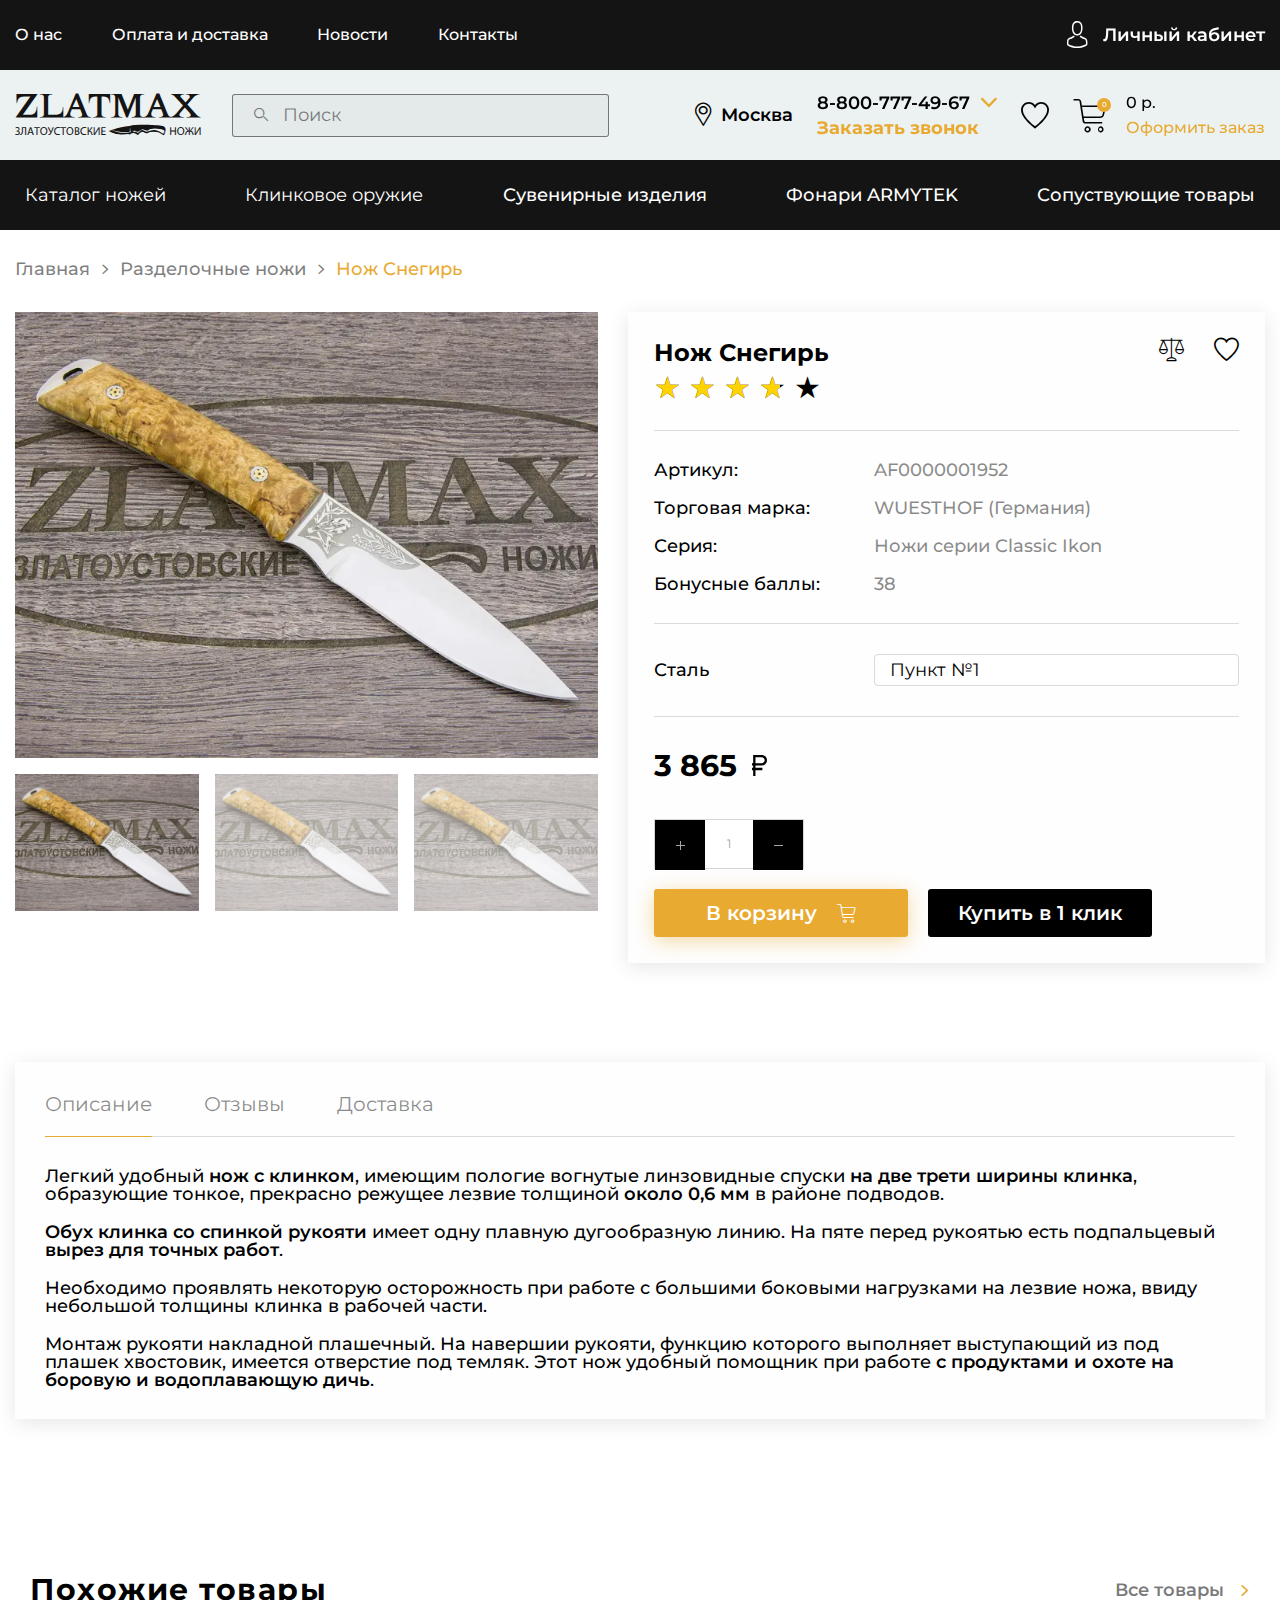
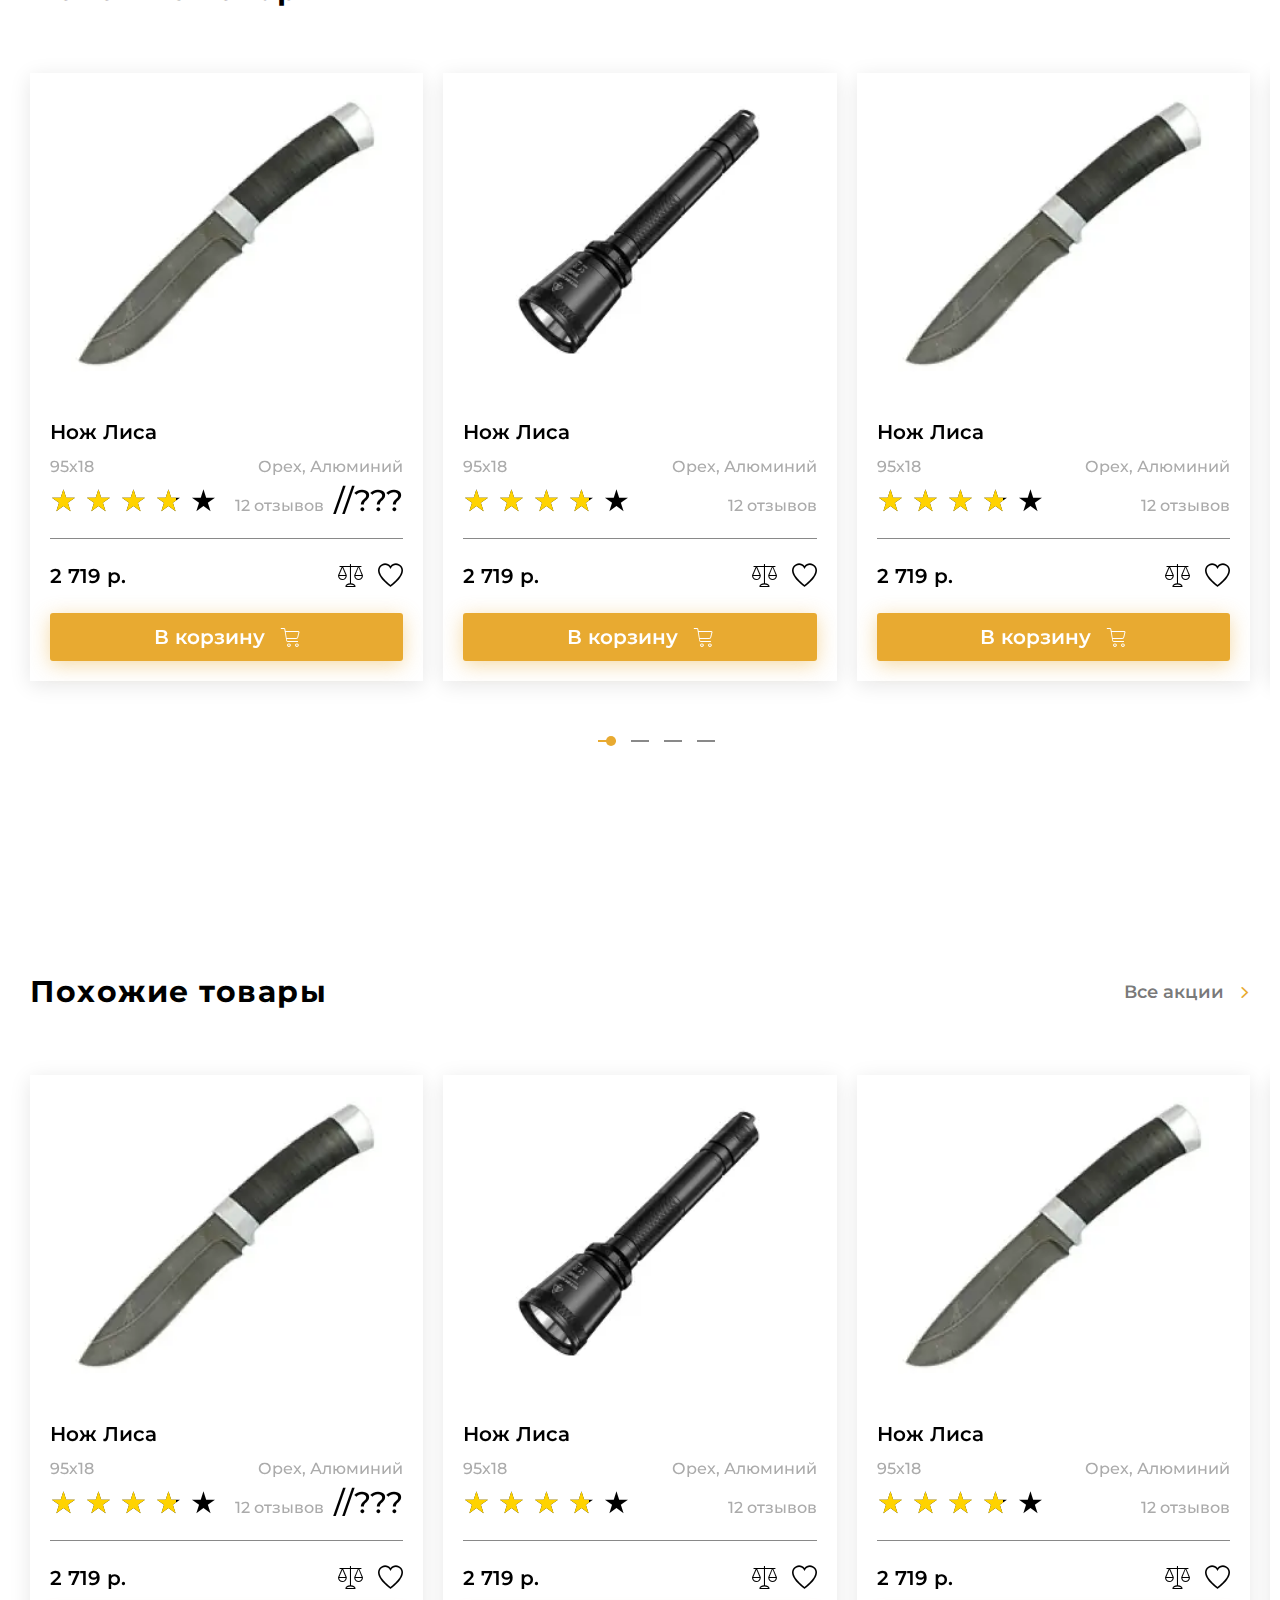
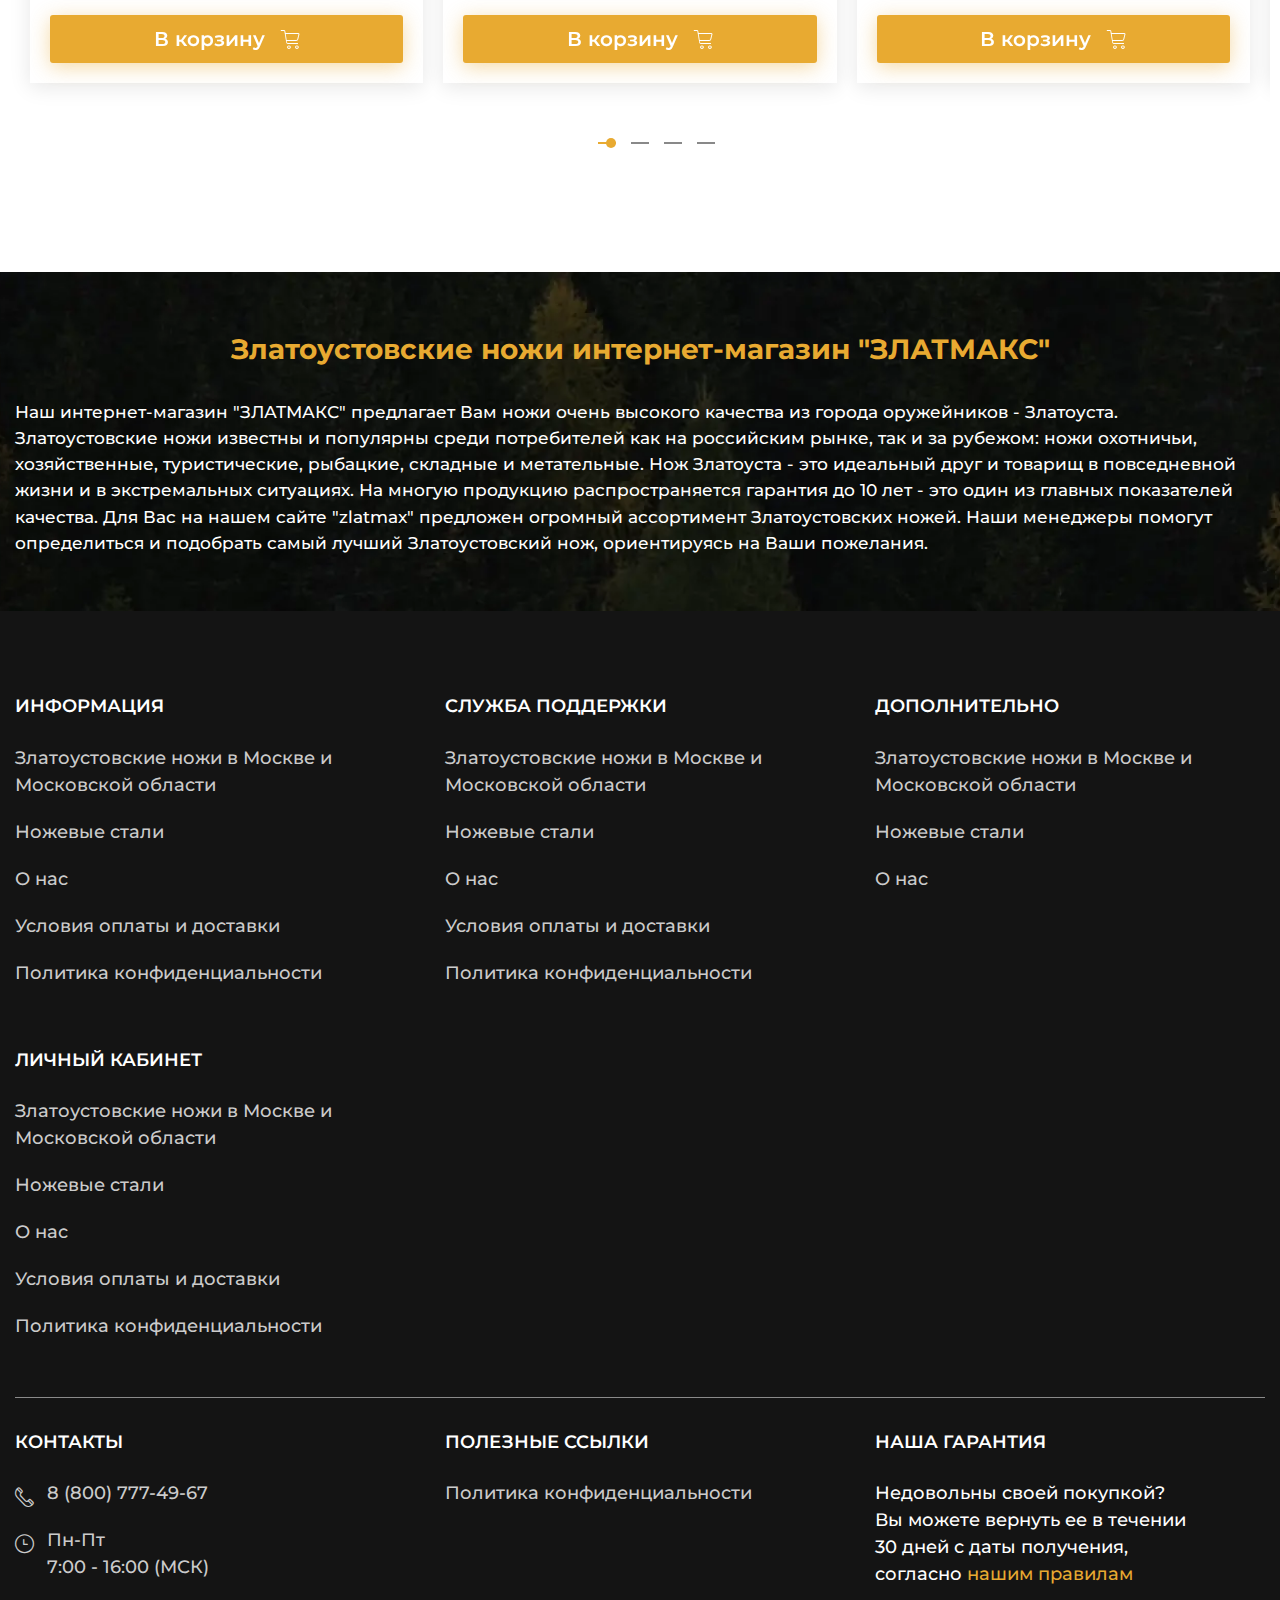
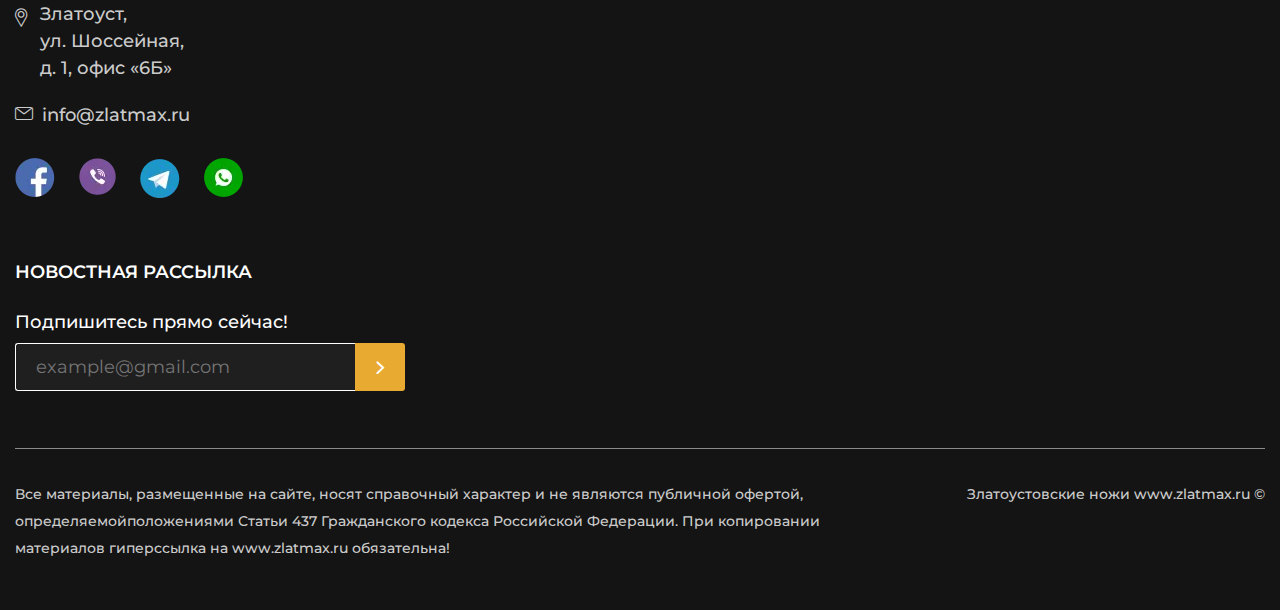
<file: product.html>
<!DOCTYPE html>
<html lang="ru">

<head>
	<title>Карточка товара</title>
	<meta charset="UTF-8">
	<meta name="format-detection" content="telephone=no">
	<link rel="stylesheet" href="css/style.min.css?_v=20220704232209">
	<!-- <meta name="robots" content="noindex, nofollow"> -->
	<meta name="viewport" content="width=device-width, initial-scale=1.0">
</head>

<body>
	<div class="wrapper">
		<header class="header">
			<div class="header__top top-header">
				<div class="top-header__container">
					<nav class="top-header__menu menu-top-header">
						<ul data-da=".menu__body,991.98" class="menu-top-header__list">
							<li class="menu-top-header__item menu-top-header__item_catalog"><a href="" class="menu-top-header__link menu-top-header__link_catalog _icon-arrow-bottom">Каталог товаров</a>
							</li>
							<li class="menu-top-header__item"><a href="" class="menu-top-header__link">О нас</a></li>
							<li class="menu-top-header__item"><a href="" class="menu-top-header__link">Оплата и доставка</a></li>
							<li class="menu-top-header__item"><a href="" class="menu-top-header__link">Новости</a></li>
							<li class="menu-top-header__item"><a href="" class="menu-top-header__link">Контакты</a></li>
						</ul>
					</nav>
					<a href="" class="top-header__user _icon-user"><span>Личный кабинет</span></a>
					<nav hidden class="menu">
						<button type="button" class="menu__icon icon-menu"><span></span></button>
						<div class="menu__body">
						</div>
					</nav>
				</div>
			</div>
			<div class="header__body body-header">
				<div class="body-header__container">
					<a href="" class="body-header__logo"></a>
					<div data-da=".catalog-header__container, 479.98" class="body-header__search">
						<form action="#" class="search-header">
							<button type="submit" class="search-header__button _icon-search"></button>
							<input autocomplete="off" type="text" name="form[]" data-error="Ошибка" placeholder="Поиск" class="search-header__input">
						</form>
					</div>
					<div class="body-header__actions actions-header">
						<a href="" class="actions-header__location _icon-location"><span>Москва</span></a>
						<div data-da=".top-header__container,991.98,first" class="actions-header__phones phones-header">
							<div data-spollers class="phones-header__items">
								<div class="phones-header__item">
									<a href="tel:88007774967" class="phones-header__phone"><span>8-800-777-49-67</span></a>
									<button type="button" data-spoller class="phones-header__arrow _icon-arrow-bottom"></button>
									<ul class="phones-header__list">
										<li><a href="tel:88007774968" class="phones-header__phone">8-800-777-49-68</a></li>
										<li><a href="tel:88007774969" class="phones-header__phone">8-800-777-49-69</a></li>
										<li><a href="tel:88007774970" class="phones-header__phone">8-800-777-49-70</a></li>
									</ul>
								</div>
							</div>
							<button type="button" data-popup="#callback" class="phones-header__callback">Заказать звонок</button>
						</div>
						<a href="" data-da=".top-header__container,991.98,2" class="actions-header__favorite _icon-favorite"></a>
						<a href="" data-da=".top-header__container,991.98,2" class="actions-header__cart cart-header">
							<div class="cart-header__icon _icon-cart"><span>0</span></div>
							<div class="cart-header__body">
								<div class="cart-header__summ">0 р.</div>
								<div class="cart-header__link">Оформить заказ</div>
							</div>
						</a>
					</div>
				</div>
			</div>
			<div class="header__catalog catalog-header">
				<div class="catalog-header__container">
					<nav class="catalog-header__menu menu-catalog">
						<button type="button" class="menu-catalog__back _icon-back">Назад</button>
						<ul class="menu-catalog__list">
							<li class="menu-catalog__item"><button data-parent="1" class="menu-catalog__link">Каталог ножей</button>
							</li>
							<li class="menu-catalog__item"><button data-parent="2" class="menu-catalog__link">Клинковое
									оружие</button></li>
							<li class="menu-catalog__item"><a href="" class="menu-catalog__link">Сувенирные изделия</a></li>
							<li class="menu-catalog__item"><a href="" class="menu-catalog__link">Фонари ARMYTEK</a></li>
							<li class="menu-catalog__item"><a href="" class="menu-catalog__link">Сопуствующие товары</a></li>
						</ul>
						<div class="menu-catalog__sub-menu sub-menu-catalog">
							<button type="button" class="sub-menu-catalog__back _icon-back">Назад</button>
							<div class="sub-menu-catalog__container">
								<div hidden data-submenu="1" class="sub-menu-catalog__block">
									<div class="sub-menu-catalog__category">
										<a href="" class="sub-menu-catalog__link-category">Категория ножей</a>
									</div>
									<div class="sub-menu-catalog__category">
										<a href="" class="sub-menu-catalog__link-category">Производство ножей</a>
									</div>
									<div class="sub-menu-catalog__category">
										<a href="" class="sub-menu-catalog__link-category">Ножи по маркам стали</a>
									</div>
									<div class="sub-menu-catalog__category">
										<a href="" class="sub-menu-catalog__link-category">Заточка и полировка ножей</a>
									</div>
									<div class="sub-menu-catalog__category">
										<a href="" class="sub-menu-catalog__link-category">Ножевая мастерская</a>
									</div>
									<ul class="sub-menu-catalog__list">
										<li class="sub-menu-catalog__item"><a href="" class="sub-menu-catalog__link">Разделочные
												ножи</a></li>
										<li class="sub-menu-catalog__item"><a href="" class="sub-menu-catalog__link">Туристические
												ножи</a></li>
										<li class="sub-menu-catalog__item"><a href="" class="sub-menu-catalog__link">Ножи охотничьи</a>
										</li>
										<li class="sub-menu-catalog__item"><a href="" class="sub-menu-catalog__link">Булатные ножи</a>
										</li>
										<li class="sub-menu-catalog__item"><a href="" class="sub-menu-catalog__link">Ножи из дамаска</a>
										</li>
										<li class="sub-menu-catalog__item"><a href="" class="sub-menu-catalog__link">Тактического
												назначения</a></li>
										<li class="sub-menu-catalog__item"><a href="" class="sub-menu-catalog__link">Метательные
												ножи</a></li>
										<li class="sub-menu-catalog__item"><a href="" class="sub-menu-catalog__link">Мачете и кукри</a>
										</li>
										<li class="sub-menu-catalog__item"><a href="" class="sub-menu-catalog__link">Ножи кухонные</a>
										</li>
									</ul>
									<ul class="sub-menu-catalog__list">
										<li class="sub-menu-catalog__item"><a href="" class="sub-menu-catalog__link">Ножи АИР</a></li>
										<li class="sub-menu-catalog__item"><a href="" class="sub-menu-catalog__link">Ножи ЗИК</a></li>
										<li class="sub-menu-catalog__item"><a href="" class="sub-menu-catalog__link">Ножи ЗЗОСС</a></li>
										<li class="sub-menu-catalog__item"><a href="" class="sub-menu-catalog__link">Ножи РОСоружие</a>
										</li>
										<li class="sub-menu-catalog__item"><a href="" class="sub-menu-catalog__link">Ножи Оружейник</a>
										</li>
										<li class="sub-menu-catalog__item"><a href="" class="sub-menu-catalog__link">Булат Сергея
												Баранова</a></li>
										<li class="sub-menu-catalog__item"><a href="" class="sub-menu-catalog__link">Булат Андрея
												Умерова</a></li>
										<li class="sub-menu-catalog__item"><a href="" class="sub-menu-catalog__link">Ножи Златко</a>
										</li>
										<li class="sub-menu-catalog__item"><a href="" class="sub-menu-catalog__link">Ножи Стиль-М</a>
										</li>
										<li class="sub-menu-catalog__item"><a href="" class="sub-menu-catalog__link">Оружейная
												компания</a></li>
									</ul>
									<ul class="sub-menu-catalog__list">
										<li class="sub-menu-catalog__item"><a href="" class="sub-menu-catalog__link">Ножи из стали
												40х102С2М</a></li>
										<li class="sub-menu-catalog__item"><a href="" class="sub-menu-catalog__link">Ножи из стали
												95х18</a></li>
										<li class="sub-menu-catalog__item"><a href="" class="sub-menu-catalog__link">Ножи из стали
												100х13м</a></li>
										<li class="sub-menu-catalog__item"><a href="" class="sub-menu-catalog__link">Ножи из стали
												110х18м-ШД</a></li>
										<li class="sub-menu-catalog__item"><a href="" class="sub-menu-catalog__link">Ножи из стали
												ЭИ-107 ТЦ</a></li>
										<li class="sub-menu-catalog__item"><a href="" class="sub-menu-catalog__link">Ножи из стали
												50х14МФ</a></li>
										<li class="sub-menu-catalog__item"><a href="" class="sub-menu-catalog__link">Ножи из стали
												AUS-8</a></li>
										<li class="sub-menu-catalog__item"><a href="" class="sub-menu-catalog__link">Ножи из стали
												К340</a></li>
										<li class="sub-menu-catalog__item"><a href="" class="sub-menu-catalog__link">Ножи из стали
												M390</a></li>
										<li class="sub-menu-catalog__item"><a href="" class="sub-menu-catalog__link">Ножи из стали
												ЭП-766</a></li>
									</ul>
									<ul class="sub-menu-catalog__list">
										<li class="sub-menu-catalog__item"><a href="" class="sub-menu-catalog__link">Паста ГОИ</a></li>
										<li class="sub-menu-catalog__item"><a href="" class="sub-menu-catalog__link">Алмазная паста</a>
										</li>
										<li class="sub-menu-catalog__item"><a href="" class="sub-menu-catalog__link">Бруски и камни для
												заточки</a></li>
										<li class="sub-menu-catalog__item"><a href="" class="sub-menu-catalog__link">Заточные
												системы</a></li>
									</ul>
									<ul class="sub-menu-catalog__list">
										<li class="sub-menu-catalog__item"><a href="" class="sub-menu-catalog__link">Ножевые клинки</a>
										</li>
										<li class="sub-menu-catalog__item"><a href="" class="sub-menu-catalog__link">Заготовки для
												ножей</a></li>
										<li class="sub-menu-catalog__item"><a href="" class="sub-menu-catalog__link">Литье для ножей</a>
										</li>
										<li class="sub-menu-catalog__item"><a href="" class="sub-menu-catalog__link">Материалы для
												рукоятей</a></li>
										<li class="sub-menu-catalog__item"><a href="" class="sub-menu-catalog__link">Уход за рукоятиями
												ножей</a></li>
									</ul>
									<div class="sub-menu-catalog__footer">
										<a href="" class="sub-menu-catalog__all">Смотреть все</a>
									</div>
									<div class="sub-menu-catalog__footer">
										<a href="" class="sub-menu-catalog__all">Смотреть все</a>
									</div>
									<div class="sub-menu-catalog__footer">
										<a href="" class="sub-menu-catalog__all">Смотреть все</a>
									</div>
									<div class="sub-menu-catalog__footer">
										<a href="" class="sub-menu-catalog__all">Смотреть все</a>
									</div>
									<div class="sub-menu-catalog__footer">
										<a href="" class="sub-menu-catalog__all">Смотреть все</a>
									</div>
								</div>
								<div hidden data-submenu="2" class="sub-menu-catalog__block">
									<div class="sub-menu-catalog__category">
										<a href="" class="sub-menu-catalog__link-category">Категория ножей</a>
									</div>
									<div class="sub-menu-catalog__category">
										<a href="" class="sub-menu-catalog__link-category">Производство ножей</a>
									</div>
									<div class="sub-menu-catalog__category">
										<a href="" class="sub-menu-catalog__link-category">Заточка и полировка ножей</a>
									</div>
									<ul class="sub-menu-catalog__list">
										<li class="sub-menu-catalog__item"><a href="" class="sub-menu-catalog__link">Разделочные
												ножи</a></li>
										<li class="sub-menu-catalog__item"><a href="" class="sub-menu-catalog__link">Туристические
												ножи</a></li>
										<li class="sub-menu-catalog__item"><a href="" class="sub-menu-catalog__link">Ножи охотничьи</a>
										</li>
										<li class="sub-menu-catalog__item"><a href="" class="sub-menu-catalog__link">Булатные ножи</a>
										</li>
										<li class="sub-menu-catalog__item"><a href="" class="sub-menu-catalog__link">Ножи из дамаска</a>
										</li>
										<li class="sub-menu-catalog__item"><a href="" class="sub-menu-catalog__link">Тактического
												назначения</a></li>
										<li class="sub-menu-catalog__item"><a href="" class="sub-menu-catalog__link">Метательные
												ножи</a></li>
										<li class="sub-menu-catalog__item"><a href="" class="sub-menu-catalog__link">Мачете и кукри</a>
										</li>
										<li class="sub-menu-catalog__item"><a href="" class="sub-menu-catalog__link">Ножи кухонные</a>
										</li>
									</ul>
									<ul class="sub-menu-catalog__list">
										<li class="sub-menu-catalog__item"><a href="" class="sub-menu-catalog__link">Ножи АИР</a></li>
										<li class="sub-menu-catalog__item"><a href="" class="sub-menu-catalog__link">Ножи ЗИК</a></li>
										<li class="sub-menu-catalog__item"><a href="" class="sub-menu-catalog__link">Ножи ЗЗОСС</a></li>
										<li class="sub-menu-catalog__item"><a href="" class="sub-menu-catalog__link">Ножи РОСоружие</a>
										</li>
										<li class="sub-menu-catalog__item"><a href="" class="sub-menu-catalog__link">Ножи Оружейник</a>
										</li>
										<li class="sub-menu-catalog__item"><a href="" class="sub-menu-catalog__link">Булат Сергея
												Баранова</a></li>
										<li class="sub-menu-catalog__item"><a href="" class="sub-menu-catalog__link">Булат Андрея
												Умерова</a></li>
										<li class="sub-menu-catalog__item"><a href="" class="sub-menu-catalog__link">Ножи Златко</a>
										</li>
										<li class="sub-menu-catalog__item"><a href="" class="sub-menu-catalog__link">Ножи Стиль-М</a>
										</li>
										<li class="sub-menu-catalog__item"><a href="" class="sub-menu-catalog__link">Оружейная
												компания</a></li>
									</ul>
									<ul class="sub-menu-catalog__list">
										<li class="sub-menu-catalog__item"><a href="" class="sub-menu-catalog__link">Паста ГОИ</a></li>
										<li class="sub-menu-catalog__item"><a href="" class="sub-menu-catalog__link">Алмазная паста</a>
										</li>
										<li class="sub-menu-catalog__item"><a href="" class="sub-menu-catalog__link">Бруски и камни для
												заточки</a></li>
										<li class="sub-menu-catalog__item"><a href="" class="sub-menu-catalog__link">Заточные
												системы</a></li>
									</ul>
									<div class="sub-menu-catalog__footer">
										<a href="" class="sub-menu-catalog__all">Смотреть все</a>
									</div>
									<div class="sub-menu-catalog__footer">
										<a href="" class="sub-menu-catalog__all">Смотреть все</a>
									</div>
									<div class="sub-menu-catalog__footer">
										<a href="" class="sub-menu-catalog__all">Смотреть все</a>
									</div>
								</div>
							</div>
						</div>
					</nav>
				</div>
			</div>
		</header>
		<main class="page page_inner">
			<div class="page__header">
				<div class="page__container">
					<nav class="page__breadcrumbs breadcrumbs">
						<ul class="breadcrumbs__list">
							<li class="breadcrumbs__item">
								<a href="" class="breadcrumbs__link">Главная</a>
							</li>
							<li class="breadcrumbs__item">
								<a href="" class="breadcrumbs__link">Разделочные ножи</a>
							</li>
							<li class="breadcrumbs__item">
								<span class="breadcrumbs__current">Нож Снегирь</span>
							</li>
						</ul>
					</nav>
				</div>
			</div>
			<div class="product">
				<div class="product__container">
					<div class="product__main main-product">
						<div class="main-product__images images-product">
							<div class="images-product__slider">
								<div class="images-product__swiper">
									<div class="images-product__slide-ibg">
										<picture><source srcset="img/phoduct/01.webp" type="image/webp"><img src="img/phoduct/01.jpg?_v=1656966129474" alt=""></picture>
									</div>
									<div class="images-product__slide-ibg">
										<picture><source srcset="img/phoduct/01.webp" type="image/webp"><img src="img/phoduct/01.jpg?_v=1656966129474" alt=""></picture>
									</div>
									<div class="images-product__slide-ibg">
										<picture><source srcset="img/phoduct/01.webp" type="image/webp"><img src="img/phoduct/01.jpg?_v=1656966129474" alt=""></picture>
									</div>
									<div class="images-product__slide-ibg">
										<picture><source srcset="img/phoduct/01.webp" type="image/webp"><img src="img/phoduct/01.jpg?_v=1656966129474" alt=""></picture>
									</div>
									<div class="images-product__slide-ibg">
										<picture><source srcset="img/phoduct/01.webp" type="image/webp"><img src="img/phoduct/01.jpg?_v=1656966129474" alt=""></picture>
									</div>
								</div>
							</div>
							<div class="images-product__thumbs thumbs-images">
								<div class="thumbs-images__swiper">
									<div class="thumbs-images__slide-ibg">
										<picture><source srcset="img/phoduct/01.webp" type="image/webp"><img src="img/phoduct/01.jpg?_v=1656966129474" alt=""></picture>
									</div>
									<div class="thumbs-images__slide-ibg">
										<picture><source srcset="img/phoduct/01.webp" type="image/webp"><img src="img/phoduct/01.jpg?_v=1656966129474" alt=""></picture>
									</div>
									<div class="thumbs-images__slide-ibg">
										<picture><source srcset="img/phoduct/01.webp" type="image/webp"><img src="img/phoduct/01.jpg?_v=1656966129474" alt=""></picture>
									</div>
									<div class="thumbs-images__slide-ibg">
										<picture><source srcset="img/phoduct/01.webp" type="image/webp"><img src="img/phoduct/01.jpg?_v=1656966129474" alt=""></picture>
									</div>
									<div class="thumbs-images__slide-ibg">
										<picture><source srcset="img/phoduct/01.webp" type="image/webp"><img src="img/phoduct/01.jpg?_v=1656966129474" alt=""></picture>
									</div>
								</div>
							</div>

						</div>
						<div class="main-product__body body-product">
							<div class="body-product__header header-product">
								<div class="header-product__line">
									<h1 class="header-product__title">Нож Снегирь</h1>
									<a href="" class="header-product__link _icon-compare"></a>
									<a href="" class="header-product__link _icon-favorite"></a>
								</div>
								<div class="header-product__rating rating">
									<div class="rating__body">
										<div class="rating__active"></div>
										<div class="rating__items">
											<input type="radio" class="rating__item" value="1" name="rating">
											<input type="radio" class="rating__item" value="2" name="rating">
											<input type="radio" class="rating__item" value="3" name="rating">
											<input type="radio" class="rating__item" value="4" name="rating">
											<input type="radio" class="rating__item" value="5" name="rating">
										</div>
									</div>
									<div class="rating__value">3.6</div>
								</div>
							</div>
							<div class="body-product__table table-product">
								<div class="table-product__label">Артикул:</div>
								<div class="table-product__value">AF0000001952</div>
								<div class="table-product__label">Торговая марка:</div>
								<div class="table-product__value">WUESTHOF (Германия)</div>
								<div class="table-product__label">Серия:</div>
								<div class="table-product__value">Ножи серии Classic Ikon</div>
								<div class="table-product__label">Бонусные баллы: </div>
								<div class="table-product__value">38</div>
							</div>
							<div class="body-product__options options-product">
								<div class="options-product__label">Сталь</div>
								<div class="options-product__value">
									<select name="form[]" class="form">
										<option value="1" selected>Пункт №1</option>
										<option value="2">Пункт №2</option>
										<option value="3">Пункт №3</option>
										<option value="4">Пункт №4</option>
									</select>
								</div>
							</div>
							<div class="body-product__actions actions-product">
								<div class="actions-product__price">3 865</div>
								<div class="actions-product__row">
									<div class="actions-product__quantity quantity">
										<button type="button" class="quantity__button quantity__button_plus"></button>
										<div class="quantity__input">
											<input autocomplete="off" type="text" name="form[]" value="1">
										</div>
										<button type="button" class="quantity__button quantity__button_minus"></button>
									</div>
									<div class="actions-product__buttons">
										<a href="" class="actions-product__cart button"><span class="_icon-cart">В
												корзину</span></a>
										<a href="" class="actions-product__button button button_black">Купить в 1 клик</a>
									</div>
								</div>
							</div>
						</div>
					</div>
					<div data-tabs="992" class="product__info product-info">
						<nav data-tabs-titles class="product-info__navigation">
							<button type="submit" class="product-info__title _tab-active">Описание</button>
							<button type="submit" class="product-info__title">Отзывы</button>
							<button type="submit" class="product-info__title">Доставка</button>
						</nav>
						<div data-tabs-body class="product-info__content">
							<div class="product-info__body">
								<p class="product-info__text">Легкий удобный <span>нож с клинком</span>, имеющим пологие
									вогнутые линзовидные
									спуски <span>на две трети ширины
										клинка</span>, образующие тонкое,
									прекрасно режущее лезвие толщиной <span>около 0,6 мм</span> в районе подводов.</p>

								<p class="product-info__text" class="product-info__text"><span>Обух клинка со спинкой
										рукояти</span> имеет
									одну плавную дугообразную линию. На пяте перед рукоятью
									есть подпальцевый <span>вырез для точных работ</span>.</p>

								<p class="product-info__text">Необходимо проявлять некоторую осторожность при работе с большими
									боковыми нагрузками на лезвие
									ножа, ввиду небольшой толщины клинка
									в рабочей части.</p>

								<p class="product-info__text">Монтаж рукояти накладной плашечный. На навершии рукояти, функцию
									которого выполняет выступающий
									из под плашек хвостовик,
									имеется отверстие под темляк. Этот нож удобный помощник при работе <span>с продуктами и охоте
										на
										боровую и водоплавающую дичь</span>.</p>
							</div>
							<div class="product-info__body body-product-info">
								<div class="body-product-info__title">Никита Панков</div>
								<div class="body-product-info__raiting">
									<div class="header-product__rating rating">
										<div class="rating__body">
											<div class="rating__active"></div>
											<div class="rating__items">
												<input type="radio" class="rating__item" value="1" name="rating">
												<input type="radio" class="rating__item" value="2" name="rating">
												<input type="radio" class="rating__item" value="3" name="rating">
												<input type="radio" class="rating__item" value="4" name="rating">
												<input type="radio" class="rating__item" value="5" name="rating">
											</div>
										</div>
										<div class="rating__value">5</div>
									</div>
								</div>
								<div class="body-product-info__text">2 Lorem ipsum dolor sit amet consectetur adipisicing elit.
									Inventore odio exercitationem,
									excepturi similique nulla, voluptatem reprehenderit neque a minima eaque tenetur? Quos fugit
									voluptate enim quo sed, minima error molestias!
								</div>
								<div class="body-product-info__buttons">
									<a href="" class="body-product-info_button">Ответить</a>
									<a href="" class="body-product-info__link _icon-favorite"></a>
								</div>
							</div>
							<div class="product-info__body delivery-product-info">
								<div class="delivery-product-info__content">
									<div class="delivery-product-info__text">Ваша страна</div>
									<div class="delivery-product-info__contro">
										<select name="form[]" class="form">
											<option value="1">Россия</option>
											<option value="2">Беларусь</option>
											<option value="3">Украина</option>
											<option value="4">Казахстан</option>
										</select>
									</div>
								</div>
								<div class="delivery-product-info__content">
									<div class="delivery-product-info__text">Ваш город</div>
									<div class="delivery-product-info__contro">
										<select name="form[]" class="form">
											<option value="1">Москва</option>
											<option value="2">Санкт-Петербург</option>
											<option value="3">Екатеринослав</option>
										</select>
									</div>
								</div>
							</div>
						</div>
					</div>
					<section class="page__sale-products sale-products sale-products_no-bottom">
						<section class="products-slider">
							<div class="products-slider__container">
								<div class="products-slider__header">
									<h2 class="products-slider__title">Похожие товары</h2>
									<a href="" class="products-slider__more">Все товары</a>
								</div>
								<div class="products-slider__slider">
									<div class="products-slider__swiper">
										<div class="products-slider__slide">
											<article class="product-card">
												<a href="" class="product-card__image">
													<span class="product-card__item-image-ibg product-card__item-image-ibg_contain">
														<picture><source srcset="img/product-card/image.webp" type="image/webp"><img src="img/product-card/image.jpg?_v=1656966129474" alt="Картинка"></picture>
													</span>
												</a>
												<div class="product-card__body">
													<h4 class="product-card__title">
														<a href="" class="product-card__link-title">Нож Лиса</a>
													</h4>
													<div class="product-card__info info-product-card">
														<div class="info-product-card__size">95х18</div>
														<div class="info-product-card__materials">Орех, Алюминий</div>
													</div>
													<div class="product-card__rating rating rating_set">
														<div class="rating__body">
															<div class="rating__active"></div>
															<div class="rating__items">
																<input type="radio" class="rating__item" value="1" name="rating">
																<input type="radio" class="rating__item" value="2" name="rating">
																<input type="radio" class="rating__item" value="3" name="rating">
																<input type="radio" class="rating__item" value="4" name="rating">
																<input type="radio" class="rating__item" value="5" name="rating">
															</div>
														</div>
														<div class="rating__value">3.6</div>
														<div class="rating__info">12 отзывов</div> //???
													</div>
													<div class="product-card__footer">
														<div class="product-card__price">2 719 р.</div>
														<a href="" class="product-card__compare _icon-compare"></a>
														<a href="" class="product-card__favorite _icon-favorite"></a>
													</div>
													<button type="button" class="product-card__cart button"><span class="_icon-cart">В
															корзину</span></button>
												</div>
											</article>
										</div>
										<div class="products-slider__slide">
											<article class="product-card">
												<a href="" class="product-card__image">
													<span class="product-card__item-image-ibg product-card__item-image-ibg_contain">
														<picture><source srcset="img/product-card/image-02.webp" type="image/webp"><img src="img/product-card/image-02.jpg?_v=1656966129474" alt="Картинка"></picture>
													</span>
												</a>
												<div class="product-card__body">
													<h4 class="product-card__title">
														<a href="" class="product-card__link-title">Нож Лиса</a>
													</h4>
													<div class="product-card__info info-product-card">
														<div class="info-product-card__size">95х18</div>
														<div class="info-product-card__materials">Орех, Алюминий</div>
													</div>
													<div class="product-card__rating rating rating_set">
														<div class="rating__body">
															<div class="rating__active"></div>
															<div class="rating__items">
																<input type="radio" class="rating__item" value="1" name="rating">
																<input type="radio" class="rating__item" value="2" name="rating">
																<input type="radio" class="rating__item" value="3" name="rating">
																<input type="radio" class="rating__item" value="4" name="rating">
																<input type="radio" class="rating__item" value="5" name="rating">
															</div>
														</div>
														<div class="rating__value">3.6</div>
														<div class="rating__info">12 отзывов</div>
													</div>
													<div class="product-card__footer">
														<div class="product-card__price">2 719 р.</div>
														<a href="" class="product-card__compare _icon-compare"></a>
														<a href="" class="product-card__favorite _icon-favorite"></a>
													</div>
													<button type="button" class="product-card__cart button"><span class="_icon-cart">В
															корзину</span></button>
												</div>
											</article>
										</div>
										<div class="products-slider__slide">
											<article class="product-card">
												<a href="" class="product-card__image">
													<span class="product-card__item-image-ibg product-card__item-image-ibg_contain">
														<picture><source srcset="img/product-card/image.webp" type="image/webp"><img src="img/product-card/image.jpg?_v=1656966129474" alt="Картинка"></picture>
													</span>
												</a>
												<div class="product-card__body">
													<h4 class="product-card__title">
														<a href="" class="product-card__link-title">Нож Лиса</a>
													</h4>
													<div class="product-card__info info-product-card">
														<div class="info-product-card__size">95х18</div>
														<div class="info-product-card__materials">Орех, Алюминий</div>
													</div>
													<div class="product-card__rating rating rating_set">
														<div class="rating__body">
															<div class="rating__active"></div>
															<div class="rating__items">
																<input type="radio" class="rating__item" value="1" name="rating">
																<input type="radio" class="rating__item" value="2" name="rating">
																<input type="radio" class="rating__item" value="3" name="rating">
																<input type="radio" class="rating__item" value="4" name="rating">
																<input type="radio" class="rating__item" value="5" name="rating">
															</div>
														</div>
														<div class="rating__value">3.6</div>
														<div class="rating__info">12 отзывов</div>
													</div>
													<div class="product-card__footer">
														<div class="product-card__price">2 719 р.</div>
														<a href="" class="product-card__compare _icon-compare"></a>
														<a href="" class="product-card__favorite _icon-favorite"></a>
													</div>
													<button type="button" class="product-card__cart button"><span class="_icon-cart">В
															корзину</span></button>
												</div>
											</article>
										</div>
										<div class="products-slider__slide">
											<article class="product-card">
												<a href="" class="product-card__image">
													<span class="product-card__item-image-ibg product-card__item-image-ibg_contain">
														<picture><source srcset="img/product-card/image-02.webp" type="image/webp"><img src="img/product-card/image-02.jpg?_v=1656966129474" alt="Картинка"></picture>
													</span>
												</a>
												<div class="product-card__body">
													<h4 class="product-card__title">
														<a href="" class="product-card__link-title">Нож Лиса</a>
													</h4>
													<div class="product-card__info info-product-card">
														<div class="info-product-card__size">95х18</div>
														<div class="info-product-card__materials">Орех, Алюминий</div>
													</div>
													<div class="product-card__rating rating rating_set">
														<div class="rating__body">
															<div class="rating__active"></div>
															<div class="rating__items">
																<input type="radio" class="rating__item" value="1" name="rating">
																<input type="radio" class="rating__item" value="2" name="rating">
																<input type="radio" class="rating__item" value="3" name="rating">
																<input type="radio" class="rating__item" value="4" name="rating">
																<input type="radio" class="rating__item" value="5" name="rating">
															</div>
														</div>
														<div class="rating__value">3.6</div>
														<div class="rating__info">12 отзывов</div>
													</div>
													<div class="product-card__footer">
														<div class="product-card__price">2 719 р.</div>
														<a href="" class="product-card__compare _icon-compare"></a>
														<a href="" class="product-card__favorite _icon-favorite"></a>
													</div>
													<button type="button" class="product-card__cart button"><span class="_icon-cart">В
															корзину</span></button>
												</div>
											</article>
										</div>
										<div class="products-slider__slide">
											<article class="product-card">
												<a href="" class="product-card__image">
													<span class="product-card__item-image-ibg product-card__item-image-ibg_contain">
														<picture><source srcset="img/product-card/image.webp" type="image/webp"><img src="img/product-card/image.jpg?_v=1656966129474" alt="Картинка"></picture>
													</span>
												</a>
												<div class="product-card__body">
													<h4 class="product-card__title">
														<a href="" class="product-card__link-title">Нож Лиса</a>
													</h4>
													<div class="product-card__info info-product-card">
														<div class="info-product-card__size">95х18</div>
														<div class="info-product-card__materials">Орех, Алюминий</div>
													</div>
													<div class="product-card__rating rating rating_set">
														<div class="rating__body">
															<div class="rating__active"></div>
															<div class="rating__items">
																<input type="radio" class="rating__item" value="1" name="rating">
																<input type="radio" class="rating__item" value="2" name="rating">
																<input type="radio" class="rating__item" value="3" name="rating">
																<input type="radio" class="rating__item" value="4" name="rating">
																<input type="radio" class="rating__item" value="5" name="rating">
															</div>
														</div>
														<div class="rating__value">3.6</div>
														<div class="rating__info">12 отзывов</div>
													</div>
													<div class="product-card__footer">
														<div class="product-card__price">2 719 р.</div>
														<a href="" class="product-card__compare _icon-compare"></a>
														<a href="" class="product-card__favorite _icon-favorite"></a>
													</div>
													<button type="button" class="product-card__cart button"><span class="_icon-cart">В
															корзину</span></button>
												</div>
											</article>
										</div>
										<div class="products-slider__slide">
											<article class="product-card">
												<a href="" class="product-card__image">
													<span class="product-card__item-image-ibg product-card__item-image-ibg_contain">
														<picture><source srcset="img/product-card/image-02.webp" type="image/webp"><img src="img/product-card/image-02.jpg?_v=1656966129474" alt="Картинка"></picture>
													</span>
												</a>
												<div class="product-card__body">
													<h4 class="product-card__title">
														<a href="" class="product-card__link-title">Нож Лиса</a>
													</h4>
													<div class="product-card__info info-product-card">
														<div class="info-product-card__size">95х18</div>
														<div class="info-product-card__materials">Орех, Алюминий</div>
													</div>
													<div class="product-card__rating rating rating_set">
														<div class="rating__body">
															<div class="rating__active"></div>
															<div class="rating__items">
																<input type="radio" class="rating__item" value="1" name="rating">
																<input type="radio" class="rating__item" value="2" name="rating">
																<input type="radio" class="rating__item" value="3" name="rating">
																<input type="radio" class="rating__item" value="4" name="rating">
																<input type="radio" class="rating__item" value="5" name="rating">
															</div>
														</div>
														<div class="rating__value">3.6</div>
														<div class="rating__info">12 отзывов</div>
													</div>
													<div class="product-card__footer">
														<div class="product-card__price">2 719 р.</div>
														<a href="" class="product-card__compare _icon-compare"></a>
														<a href="" class="product-card__favorite _icon-favorite"></a>
													</div>
													<button type="button" class="product-card__cart button"><span class="_icon-cart">В
															корзину</span></button>
												</div>
											</article>
										</div>
										<div class="products-slider__slide">
											<article class="product-card">
												<a href="" class="product-card__image">
													<span class="product-card__item-image-ibg product-card__item-image-ibg_contain">
														<picture><source srcset="img/product-card/image.webp" type="image/webp"><img src="img/product-card/image.jpg?_v=1656966129474" alt="Картинка"></picture>
													</span>
												</a>
												<div class="product-card__body">
													<h4 class="product-card__title">
														<a href="" class="product-card__link-title">Нож Лиса</a>
													</h4>
													<div class="product-card__info info-product-card">
														<div class="info-product-card__size">95х18</div>
														<div class="info-product-card__materials">Орех, Алюминий</div>
													</div>
													<div class="product-card__rating rating rating_set">
														<div class="rating__body">
															<div class="rating__active"></div>
															<div class="rating__items">
																<input type="radio" class="rating__item" value="1" name="rating">
																<input type="radio" class="rating__item" value="2" name="rating">
																<input type="radio" class="rating__item" value="3" name="rating">
																<input type="radio" class="rating__item" value="4" name="rating">
																<input type="radio" class="rating__item" value="5" name="rating">
															</div>
														</div>
														<div class="rating__value">3.6</div>
														<div class="rating__info">12 отзывов</div>
													</div>
													<div class="product-card__footer">
														<div class="product-card__price">2 719 р.</div>
														<a href="" class="product-card__compare _icon-compare"></a>
														<a href="" class="product-card__favorite _icon-favorite"></a>
													</div>
													<button type="button" class="product-card__cart button"><span class="_icon-cart">В
															корзину</span></button>
												</div>
											</article>
										</div>
										<div class="products-slider__slide">
											<article class="product-card">
												<a href="" class="product-card__image">
													<span class="product-card__item-image-ibg product-card__item-image-ibg_contain">
														<picture><source srcset="img/product-card/image.webp" type="image/webp"><img src="img/product-card/image.jpg?_v=1656966129474" alt="Картинка"></picture>
													</span>
												</a>
												<div class="product-card__body">
													<h4 class="product-card__title">
														<a href="" class="product-card__link-title">Нож Лиса</a>
													</h4>
													<div class="product-card__info info-product-card">
														<div class="info-product-card__size">95х18</div>
														<div class="info-product-card__materials">Орех, Алюминий</div>
													</div>
													<div class="product-card__rating rating rating_set">
														<div class="rating__body">
															<div class="rating__active"></div>
															<div class="rating__items">
																<input type="radio" class="rating__item" value="1" name="rating">
																<input type="radio" class="rating__item" value="2" name="rating">
																<input type="radio" class="rating__item" value="3" name="rating">
																<input type="radio" class="rating__item" value="4" name="rating">
																<input type="radio" class="rating__item" value="5" name="rating">
															</div>
														</div>
														<div class="rating__value">3.6</div>
														<div class="rating__info">12 отзывов</div>
													</div>
													<div class="product-card__footer">
														<div class="product-card__price">2 719 р.</div>
														<a href="" class="product-card__compare _icon-compare"></a>
														<a href="" class="product-card__favorite _icon-favorite"></a>
													</div>
													<button type="button" class="product-card__cart button"><span class="_icon-cart">В
															корзину</span></button>
												</div>
											</article>
										</div>
										<div class="products-slider__slide">
											<article class="product-card">
												<a href="" class="product-card__image">
													<span class="product-card__item-image-ibg product-card__item-image-ibg_contain">
														<picture><source srcset="img/product-card/image.webp" type="image/webp"><img src="img/product-card/image.jpg?_v=1656966129474" alt="Картинка"></picture>
													</span>
												</a>
												<div class="product-card__body">
													<h4 class="product-card__title">
														<a href="" class="product-card__link-title">Нож Лиса</a>
													</h4>
													<div class="product-card__info info-product-card">
														<div class="info-product-card__size">95х18</div>
														<div class="info-product-card__materials">Орех, Алюминий</div>
													</div>
													<div class="product-card__rating rating rating_set">
														<div class="rating__body">
															<div class="rating__active"></div>
															<div class="rating__items">
																<input type="radio" class="rating__item" value="1" name="rating">
																<input type="radio" class="rating__item" value="2" name="rating">
																<input type="radio" class="rating__item" value="3" name="rating">
																<input type="radio" class="rating__item" value="4" name="rating">
																<input type="radio" class="rating__item" value="5" name="rating">
															</div>
														</div>
														<div class="rating__value">3.6</div>
														<div class="rating__info">12 отзывов</div>
													</div>
													<div class="product-card__footer">
														<div class="product-card__price">2 719 р.</div>
														<a href="" class="product-card__compare _icon-compare"></a>
														<a href="" class="product-card__favorite _icon-favorite"></a>
													</div>
													<button type="button" class="product-card__cart button"><span class="_icon-cart">В
															корзину</span></button>
												</div>
											</article>
										</div>
									</div>
									<div class="products-slider__dotts dotts"></div>
								</div>
							</div>
						</section>
					</section>
					<section class="page__sale-products sale-products sale-products_no-bottom">
						<section class="products-slider">
							<div class="products-slider__container">
								<div class="products-slider__header">
									<h2 class="products-slider__title">Похожие товары</h2>
									<a href="" class="products-slider__more">Все акции</a>
								</div>
								<div class="products-slider__slider">
									<div class="products-slider__swiper">
										<div class="products-slider__slide">
											<article class="product-card">
												<a href="" class="product-card__image">
													<span class="product-card__item-image-ibg product-card__item-image-ibg_contain">
														<picture><source srcset="img/product-card/image.webp" type="image/webp"><img src="img/product-card/image.jpg?_v=1656966129474" alt="Картинка"></picture>
													</span>
												</a>
												<div class="product-card__body">
													<h4 class="product-card__title">
														<a href="" class="product-card__link-title">Нож Лиса</a>
													</h4>
													<div class="product-card__info info-product-card">
														<div class="info-product-card__size">95х18</div>
														<div class="info-product-card__materials">Орех, Алюминий</div>
													</div>
													<div class="product-card__rating rating rating_set">
														<div class="rating__body">
															<div class="rating__active"></div>
															<div class="rating__items">
																<input type="radio" class="rating__item" value="1" name="rating">
																<input type="radio" class="rating__item" value="2" name="rating">
																<input type="radio" class="rating__item" value="3" name="rating">
																<input type="radio" class="rating__item" value="4" name="rating">
																<input type="radio" class="rating__item" value="5" name="rating">
															</div>
														</div>
														<div class="rating__value">3.6</div>
														<div class="rating__info">12 отзывов</div> //???
													</div>
													<div class="product-card__footer">
														<div class="product-card__price">2 719 р.</div>
														<a href="" class="product-card__compare _icon-compare"></a>
														<a href="" class="product-card__favorite _icon-favorite"></a>
													</div>
													<button type="button" class="product-card__cart button"><span class="_icon-cart">В
															корзину</span></button>
												</div>
											</article>
										</div>
										<div class="products-slider__slide">
											<article class="product-card">
												<a href="" class="product-card__image">
													<span class="product-card__item-image-ibg product-card__item-image-ibg_contain">
														<picture><source srcset="img/product-card/image-02.webp" type="image/webp"><img src="img/product-card/image-02.jpg?_v=1656966129474" alt="Картинка"></picture>
													</span>
												</a>
												<div class="product-card__body">
													<h4 class="product-card__title">
														<a href="" class="product-card__link-title">Нож Лиса</a>
													</h4>
													<div class="product-card__info info-product-card">
														<div class="info-product-card__size">95х18</div>
														<div class="info-product-card__materials">Орех, Алюминий</div>
													</div>
													<div class="product-card__rating rating rating_set">
														<div class="rating__body">
															<div class="rating__active"></div>
															<div class="rating__items">
																<input type="radio" class="rating__item" value="1" name="rating">
																<input type="radio" class="rating__item" value="2" name="rating">
																<input type="radio" class="rating__item" value="3" name="rating">
																<input type="radio" class="rating__item" value="4" name="rating">
																<input type="radio" class="rating__item" value="5" name="rating">
															</div>
														</div>
														<div class="rating__value">3.6</div>
														<div class="rating__info">12 отзывов</div>
													</div>
													<div class="product-card__footer">
														<div class="product-card__price">2 719 р.</div>
														<a href="" class="product-card__compare _icon-compare"></a>
														<a href="" class="product-card__favorite _icon-favorite"></a>
													</div>
													<button type="button" class="product-card__cart button"><span class="_icon-cart">В
															корзину</span></button>
												</div>
											</article>
										</div>
										<div class="products-slider__slide">
											<article class="product-card">
												<a href="" class="product-card__image">
													<span class="product-card__item-image-ibg product-card__item-image-ibg_contain">
														<picture><source srcset="img/product-card/image.webp" type="image/webp"><img src="img/product-card/image.jpg?_v=1656966129474" alt="Картинка"></picture>
													</span>
												</a>
												<div class="product-card__body">
													<h4 class="product-card__title">
														<a href="" class="product-card__link-title">Нож Лиса</a>
													</h4>
													<div class="product-card__info info-product-card">
														<div class="info-product-card__size">95х18</div>
														<div class="info-product-card__materials">Орех, Алюминий</div>
													</div>
													<div class="product-card__rating rating rating_set">
														<div class="rating__body">
															<div class="rating__active"></div>
															<div class="rating__items">
																<input type="radio" class="rating__item" value="1" name="rating">
																<input type="radio" class="rating__item" value="2" name="rating">
																<input type="radio" class="rating__item" value="3" name="rating">
																<input type="radio" class="rating__item" value="4" name="rating">
																<input type="radio" class="rating__item" value="5" name="rating">
															</div>
														</div>
														<div class="rating__value">3.6</div>
														<div class="rating__info">12 отзывов</div>
													</div>
													<div class="product-card__footer">
														<div class="product-card__price">2 719 р.</div>
														<a href="" class="product-card__compare _icon-compare"></a>
														<a href="" class="product-card__favorite _icon-favorite"></a>
													</div>
													<button type="button" class="product-card__cart button"><span class="_icon-cart">В
															корзину</span></button>
												</div>
											</article>
										</div>
										<div class="products-slider__slide">
											<article class="product-card">
												<a href="" class="product-card__image">
													<span class="product-card__item-image-ibg product-card__item-image-ibg_contain">
														<picture><source srcset="img/product-card/image-02.webp" type="image/webp"><img src="img/product-card/image-02.jpg?_v=1656966129474" alt="Картинка"></picture>
													</span>
												</a>
												<div class="product-card__body">
													<h4 class="product-card__title">
														<a href="" class="product-card__link-title">Нож Лиса</a>
													</h4>
													<div class="product-card__info info-product-card">
														<div class="info-product-card__size">95х18</div>
														<div class="info-product-card__materials">Орех, Алюминий</div>
													</div>
													<div class="product-card__rating rating rating_set">
														<div class="rating__body">
															<div class="rating__active"></div>
															<div class="rating__items">
																<input type="radio" class="rating__item" value="1" name="rating">
																<input type="radio" class="rating__item" value="2" name="rating">
																<input type="radio" class="rating__item" value="3" name="rating">
																<input type="radio" class="rating__item" value="4" name="rating">
																<input type="radio" class="rating__item" value="5" name="rating">
															</div>
														</div>
														<div class="rating__value">3.6</div>
														<div class="rating__info">12 отзывов</div>
													</div>
													<div class="product-card__footer">
														<div class="product-card__price">2 719 р.</div>
														<a href="" class="product-card__compare _icon-compare"></a>
														<a href="" class="product-card__favorite _icon-favorite"></a>
													</div>
													<button type="button" class="product-card__cart button"><span class="_icon-cart">В
															корзину</span></button>
												</div>
											</article>
										</div>
										<div class="products-slider__slide">
											<article class="product-card">
												<a href="" class="product-card__image">
													<span class="product-card__item-image-ibg product-card__item-image-ibg_contain">
														<picture><source srcset="img/product-card/image.webp" type="image/webp"><img src="img/product-card/image.jpg?_v=1656966129474" alt="Картинка"></picture>
													</span>
												</a>
												<div class="product-card__body">
													<h4 class="product-card__title">
														<a href="" class="product-card__link-title">Нож Лиса</a>
													</h4>
													<div class="product-card__info info-product-card">
														<div class="info-product-card__size">95х18</div>
														<div class="info-product-card__materials">Орех, Алюминий</div>
													</div>
													<div class="product-card__rating rating rating_set">
														<div class="rating__body">
															<div class="rating__active"></div>
															<div class="rating__items">
																<input type="radio" class="rating__item" value="1" name="rating">
																<input type="radio" class="rating__item" value="2" name="rating">
																<input type="radio" class="rating__item" value="3" name="rating">
																<input type="radio" class="rating__item" value="4" name="rating">
																<input type="radio" class="rating__item" value="5" name="rating">
															</div>
														</div>
														<div class="rating__value">3.6</div>
														<div class="rating__info">12 отзывов</div>
													</div>
													<div class="product-card__footer">
														<div class="product-card__price">2 719 р.</div>
														<a href="" class="product-card__compare _icon-compare"></a>
														<a href="" class="product-card__favorite _icon-favorite"></a>
													</div>
													<button type="button" class="product-card__cart button"><span class="_icon-cart">В
															корзину</span></button>
												</div>
											</article>
										</div>
										<div class="products-slider__slide">
											<article class="product-card">
												<a href="" class="product-card__image">
													<span class="product-card__item-image-ibg product-card__item-image-ibg_contain">
														<picture><source srcset="img/product-card/image-02.webp" type="image/webp"><img src="img/product-card/image-02.jpg?_v=1656966129474" alt="Картинка"></picture>
													</span>
												</a>
												<div class="product-card__body">
													<h4 class="product-card__title">
														<a href="" class="product-card__link-title">Нож Лиса</a>
													</h4>
													<div class="product-card__info info-product-card">
														<div class="info-product-card__size">95х18</div>
														<div class="info-product-card__materials">Орех, Алюминий</div>
													</div>
													<div class="product-card__rating rating rating_set">
														<div class="rating__body">
															<div class="rating__active"></div>
															<div class="rating__items">
																<input type="radio" class="rating__item" value="1" name="rating">
																<input type="radio" class="rating__item" value="2" name="rating">
																<input type="radio" class="rating__item" value="3" name="rating">
																<input type="radio" class="rating__item" value="4" name="rating">
																<input type="radio" class="rating__item" value="5" name="rating">
															</div>
														</div>
														<div class="rating__value">3.6</div>
														<div class="rating__info">12 отзывов</div>
													</div>
													<div class="product-card__footer">
														<div class="product-card__price">2 719 р.</div>
														<a href="" class="product-card__compare _icon-compare"></a>
														<a href="" class="product-card__favorite _icon-favorite"></a>
													</div>
													<button type="button" class="product-card__cart button"><span class="_icon-cart">В
															корзину</span></button>
												</div>
											</article>
										</div>
										<div class="products-slider__slide">
											<article class="product-card">
												<a href="" class="product-card__image">
													<span class="product-card__item-image-ibg product-card__item-image-ibg_contain">
														<picture><source srcset="img/product-card/image.webp" type="image/webp"><img src="img/product-card/image.jpg?_v=1656966129474" alt="Картинка"></picture>
													</span>
												</a>
												<div class="product-card__body">
													<h4 class="product-card__title">
														<a href="" class="product-card__link-title">Нож Лиса</a>
													</h4>
													<div class="product-card__info info-product-card">
														<div class="info-product-card__size">95х18</div>
														<div class="info-product-card__materials">Орех, Алюминий</div>
													</div>
													<div class="product-card__rating rating rating_set">
														<div class="rating__body">
															<div class="rating__active"></div>
															<div class="rating__items">
																<input type="radio" class="rating__item" value="1" name="rating">
																<input type="radio" class="rating__item" value="2" name="rating">
																<input type="radio" class="rating__item" value="3" name="rating">
																<input type="radio" class="rating__item" value="4" name="rating">
																<input type="radio" class="rating__item" value="5" name="rating">
															</div>
														</div>
														<div class="rating__value">3.6</div>
														<div class="rating__info">12 отзывов</div>
													</div>
													<div class="product-card__footer">
														<div class="product-card__price">2 719 р.</div>
														<a href="" class="product-card__compare _icon-compare"></a>
														<a href="" class="product-card__favorite _icon-favorite"></a>
													</div>
													<button type="button" class="product-card__cart button"><span class="_icon-cart">В
															корзину</span></button>
												</div>
											</article>
										</div>
										<div class="products-slider__slide">
											<article class="product-card">
												<a href="" class="product-card__image">
													<span class="product-card__item-image-ibg product-card__item-image-ibg_contain">
														<picture><source srcset="img/product-card/image.webp" type="image/webp"><img src="img/product-card/image.jpg?_v=1656966129474" alt="Картинка"></picture>
													</span>
												</a>
												<div class="product-card__body">
													<h4 class="product-card__title">
														<a href="" class="product-card__link-title">Нож Лиса</a>
													</h4>
													<div class="product-card__info info-product-card">
														<div class="info-product-card__size">95х18</div>
														<div class="info-product-card__materials">Орех, Алюминий</div>
													</div>
													<div class="product-card__rating rating rating_set">
														<div class="rating__body">
															<div class="rating__active"></div>
															<div class="rating__items">
																<input type="radio" class="rating__item" value="1" name="rating">
																<input type="radio" class="rating__item" value="2" name="rating">
																<input type="radio" class="rating__item" value="3" name="rating">
																<input type="radio" class="rating__item" value="4" name="rating">
																<input type="radio" class="rating__item" value="5" name="rating">
															</div>
														</div>
														<div class="rating__value">3.6</div>
														<div class="rating__info">12 отзывов</div>
													</div>
													<div class="product-card__footer">
														<div class="product-card__price">2 719 р.</div>
														<a href="" class="product-card__compare _icon-compare"></a>
														<a href="" class="product-card__favorite _icon-favorite"></a>
													</div>
													<button type="button" class="product-card__cart button"><span class="_icon-cart">В
															корзину</span></button>
												</div>
											</article>
										</div>
										<div class="products-slider__slide">
											<article class="product-card">
												<a href="" class="product-card__image">
													<span class="product-card__item-image-ibg product-card__item-image-ibg_contain">
														<picture><source srcset="img/product-card/image.webp" type="image/webp"><img src="img/product-card/image.jpg?_v=1656966129474" alt="Картинка"></picture>
													</span>
												</a>
												<div class="product-card__body">
													<h4 class="product-card__title">
														<a href="" class="product-card__link-title">Нож Лиса</a>
													</h4>
													<div class="product-card__info info-product-card">
														<div class="info-product-card__size">95х18</div>
														<div class="info-product-card__materials">Орех, Алюминий</div>
													</div>
													<div class="product-card__rating rating rating_set">
														<div class="rating__body">
															<div class="rating__active"></div>
															<div class="rating__items">
																<input type="radio" class="rating__item" value="1" name="rating">
																<input type="radio" class="rating__item" value="2" name="rating">
																<input type="radio" class="rating__item" value="3" name="rating">
																<input type="radio" class="rating__item" value="4" name="rating">
																<input type="radio" class="rating__item" value="5" name="rating">
															</div>
														</div>
														<div class="rating__value">3.6</div>
														<div class="rating__info">12 отзывов</div>
													</div>
													<div class="product-card__footer">
														<div class="product-card__price">2 719 р.</div>
														<a href="" class="product-card__compare _icon-compare"></a>
														<a href="" class="product-card__favorite _icon-favorite"></a>
													</div>
													<button type="button" class="product-card__cart button"><span class="_icon-cart">В
															корзину</span></button>
												</div>
											</article>
										</div>
									</div>
									<div class="products-slider__dotts dotts"></div>
								</div>
							</div>
						</section>
					</section>
				</div>
			</div>
		</main>
		<footer class="footer">
			<section class="footer__text text-footer">
				<div class="text-footer__container">
					<h1 class="text-footer__title">Златоустовские ножи интернет-магазин "ЗЛАТМАКС"</h1>
					<div class="text-footer__text">Наш интернет-магазин "ЗЛАТМАКС" предлагает Вам ножи очень высокого качества из города оружейников - Златоуста. Златоустовские ножи известны и популярны среди потребителей как на российским рынке, так и за рубежом: ножи охотничьи, хозяйственные, туристические, рыбацкие, складные и метательные. Нож Златоуста - это идеальный друг и товарищ в повседневной жизни и в экстремальных ситуациях. На многую продукцию распространяется гарантия до 10 лет - это один из главных показателей качества. Для Вас на нашем сайте "zlatmax" предложен огромный ассортимент Златоустовских ножей. Наши менеджеры помогут определиться и подобрать самый лучший Златоустовский нож, ориентируясь на Ваши пожелания.</div>
				</div>
			</section>
			<div class="footer__container">
				<div class="footer__body body-footer">
					<div class="body-footer__row">
						<div class="body-footer__item item-footer">
							<div data-spollers="767.98" class="item-footer__spoller spoller-item-footer">
								<div class="spoller-item-footer__item">
									<button type="button" data-spoller class="spoller-item-footer__title">ИНФОРМАЦИЯ</button>
									<div class="spoller-item-footer__body">
										<nav class="menu-footer">
											<ul class="menu-footer__list">
												<li class="menu-footer__item">
													<a href="" class="menu-footer__link">Златоустовские ножи в Москве и Московской области</a>
												</li>
												<li class="menu-footer__item">
													<a href="" class="menu-footer__link">Ножевые стали</a>
												</li>
												<li class="menu-footer__item">
													<a href="" class="menu-footer__link">О нас</a>
												</li>
												<li class="menu-footer__item">
													<a href="" class="menu-footer__link">Условия оплаты и доставки</a>
												</li>
												<li class="menu-footer__item">
													<a href="" class="menu-footer__link">Политика конфиденциальности</a>
												</li>
											</ul>
										</nav>
									</div>
								</div>
							</div>
						</div>
						<div class="body-footer__item item-footer">
							<div data-spollers="767.98" class="item-footer__spoller spoller-item-footer">
								<div class="spoller-item-footer__item">
									<button type="button" data-spoller class="spoller-item-footer__title">СЛУЖБА ПОДДЕРЖКИ</button>
									<div class="spoller-item-footer__body">
										<nav class="menu-footer">
											<ul class="menu-footer__list">
												<li class="menu-footer__item">
													<a href="" class="menu-footer__link">Златоустовские ножи в Москве и Московской области</a>
												</li>
												<li class="menu-footer__item">
													<a href="" class="menu-footer__link">Ножевые стали</a>
												</li>
												<li class="menu-footer__item">
													<a href="" class="menu-footer__link">О нас</a>
												</li>
												<li class="menu-footer__item">
													<a href="" class="menu-footer__link">Условия оплаты и доставки</a>
												</li>
												<li class="menu-footer__item">
													<a href="" class="menu-footer__link">Политика конфиденциальности</a>
												</li>
											</ul>
										</nav>
									</div>
								</div>
							</div>
						</div>
						<div class="body-footer__item item-footer">
							<div data-spollers="767.98" class="item-footer__spoller spoller-item-footer">
								<div class="spoller-item-footer__item">
									<button type="button" data-spoller class="spoller-item-footer__title">ДОПОЛНИТЕЛЬНО</button>
									<div class="spoller-item-footer__body">
										<nav class="menu-footer">
											<ul class="menu-footer__list">
												<li class="menu-footer__item">
													<a href="" class="menu-footer__link">Златоустовские ножи в Москве и Московской области</a>
												</li>
												<li class="menu-footer__item">
													<a href="" class="menu-footer__link">Ножевые стали</a>
												</li>
												<li class="menu-footer__item">
													<a href="" class="menu-footer__link">О нас</a>
												</li>
											</ul>
										</nav>
									</div>
								</div>
							</div>
						</div>
						<div class="body-footer__item item-footer">
							<div data-spollers="767.98" class="item-footer__spoller spoller-item-footer">
								<div class="spoller-item-footer__item">
									<button type="button" data-spoller class="spoller-item-footer__title">ЛИЧНЫЙ КАБИНЕТ</button>
									<div class="spoller-item-footer__body">
										<nav class="menu-footer">
											<ul class="menu-footer__list">
												<li class="menu-footer__item">
													<a href="" class="menu-footer__link">Златоустовские ножи в Москве и Московской области</a>
												</li>
												<li class="menu-footer__item">
													<a href="" class="menu-footer__link">Ножевые стали</a>
												</li>
												<li class="menu-footer__item">
													<a href="" class="menu-footer__link">О нас</a>
												</li>
												<li class="menu-footer__item">
													<a href="" class="menu-footer__link">Условия оплаты и доставки</a>
												</li>
												<li class="menu-footer__item">
													<a href="" class="menu-footer__link">Политика конфиденциальности</a>
												</li>
											</ul>
										</nav>
									</div>
								</div>
							</div>
						</div>
					</div>
					<div class="body-footer__row">
						<div class="body-footer__item item-footer">
							<div data-spollers="767.98" class="item-footer__spoller spoller-item-footer">
								<div class="spoller-item-footer__item">
									<button type="button" data-spoller class="spoller-item-footer__title"> КОНТАКТЫ</button>
									<div class="spoller-item-footer__body">
										<nav class="menu-footer">
											<ul class="menu-footer__list">
												<li class="menu-footer__item">
													<a href="tel:88007774967" class="menu-footer__link _icon-footer-phone">8 (800) 777-49-67</a>
												</li>
												<li class="menu-footer__item _icon-footer-clock">
													<div>
														<p>Пн-Пт </p>
														<p>7:00 - 16:00 (МСК)</p>
													</div>
												</li>
												<li class="menu-footer__item _icon-footer-location">
													<div>
														<p>Златоуст, </p>
														<p>ул. Шоссейная, </p>
														<p>д. 1, офис «6Б»</p>
													</div>
												</li>
												<li class="menu-footer__item">
													<a href="mailto:info@zlatmax.ru" class="menu-footer__link _icon-footer-email">info@zlatmax.ru</a>
												</li>
											</ul>
										</nav>
										<ul class="social-footer">
											<li class="social-footer__item">
												<a href="" class="social-footer__link">
													<picture><source srcset="img/icons/social/facebook.webp" type="image/webp"><img src="img/icons/social/facebook.png?_v=1656966129474" alt=""></picture>
												</a>
											</li>
											<li class="social-footer__item">
												<a href="" class="social-footer__link">
													<picture><source srcset="img/icons/social/viber.webp" type="image/webp"><img src="img/icons/social/viber.png?_v=1656966129474" alt=""></picture>
												</a>
											</li>
											<li class="social-footer__item">
												<a href="" class="social-footer__link">
													<picture><source srcset="img/icons/social/telegram.webp" type="image/webp"><img src="img/icons/social/telegram.png?_v=1656966129474" alt=""></picture>
												</a>
											</li>
											<li class="social-footer__item">
												<a href="" class="social-footer__link">
													<picture><source srcset="img/icons/social/whatsapp.webp" type="image/webp"><img src="img/icons/social/whatsapp.png?_v=1656966129474" alt=""></picture>
												</a>
											</li>
										</ul>
									</div>
								</div>
							</div>
						</div>
						<div class="body-footer__item item-footer">
							<div data-spollers="767.98" class="item-footer__spoller spoller-item-footer">
								<div class="spoller-item-footer__item">
									<button type="button" data-spoller class="spoller-item-footer__title">ПОЛЕЗНЫЕ ССЫЛКИ</button>
									<div class="spoller-item-footer__body">
										<nav class="menu-footer">
											<ul class="menu-footer__list">
												<li class="menu-footer__item">
													<a href="" class="menu-footer__link">Политика конфиденциальности</a>
												</li>
											</ul>
										</nav>
									</div>
								</div>
							</div>
						</div>
						<div class="body-footer__item item-footer">
							<div data-spollers="767.98" class="item-footer__spoller spoller-item-footer">
								<div class="spoller-item-footer__item">
									<button type="button" data-spoller class="spoller-item-footer__title">НАША ГАРАНТИЯ</button>
									<div class="spoller-item-footer__body">
										<div class="spoller-item-footer__text">
											Недовольны своей покупкой?
											Вы можете вернуть ее в течении
											30 дней с даты получения,
											согласно <a href="">нашим правилам</a>
										</div>
									</div>
								</div>
							</div>
						</div>
						<div class="body-footer__item item-footer">
							<div data-spollers="767.98" class="item-footer__spoller spoller-item-footer">
								<div class="spoller-item-footer__item">
									<button type="button" data-spoller class="spoller-item-footer__title">НОВОСТНАЯ РАССЫЛКА</button>
									<form action="#" class="spoller-item-footer__body footer-subscribe">
										<label for="subscribe-input" class="footer-subscribe__label">Подпишитесь прямо сейчас!</label>
										<div class="footer-subscribe__line">
											<input id="subscribe-input" autocomplete="off" type="text" name="form[]" data-error="Ошибка" data-required="email" placeholder="example@gmail.com" class="footer-subscribe__input">
											<button type="submit" class="footer-subscribe__button _icon-arrow-bottom"></button>
										</div>
									</form>
								</div>
							</div>
						</div>
					</div>
					<div class="body-footer__bottom">
						<div class="body-footer__rules">
							Все материалы, размещенные на сайте, носят справочный характер и не являются
							публичной офертой, определяемойположениями Статьи 437 Гражданского кодекса Российской Федерации.
							При копировании материалов гиперссылка на www.zlatmax.ru обязательна!
						</div>
						<div class="body-footer__copy">
							Златоустовские ножи <span>www.zlatmax.ru ©</span>
						</div>
					</div>
				</div>
			</div>
		</footer>
	</div>
	<div id="callback" aria-hidden="true" class="popup">
		<div class="popup__wrapper">
			<div class="popup__content">
				<button data-close type="button" class="popup__close">Закрыть</button>
				<div class="popup__text">
					Тут будет форма
				</div>
			</div>
		</div>
	</div>
	<script src="js/app.min.js?_v=20220704232209"></script>
</body>

</html>
</file>
<file: css/style.min.css>
@charset "UTF-8";@import url(https://fonts.googleapis.com/css?family=Montserrat:500,600,700&display=swap);@font-face{font-family:icons;font-display:swap;src:url(../fonts/icons.woff2) format("woff2"),url(../fonts/icons.woff) format("woff");font-weight:400;font-style:normal}._spoller-init .spoller-item-footer__title::after,.body-header__logo,.breadcrumbs__link::after,.menu-catalog__link[data-parent]::before,.phones-header__phone::before,.products-slider__more::after,.select_control .select__value::before,[class*=_icon-]:before{font-family:icons;font-style:normal;font-weight:400;font-variant:normal;text-transform:none;line-height:1;-webkit-font-smoothing:antialiased;-moz-osx-font-smoothing:grayscale}[class*=_icon-]:before{display:block}._icon-arrow-bottom:before,.menu-catalog__link[data-parent]:before{content:"\e900"}._icon-cart:before{content:"\e901"}._icon-compare:before{content:"\e902"}._icon-favorite:before{content:"\e903"}._icon-footer-clock:before{content:"\e904"}._icon-footer-email:before{content:"\e905"}._icon-footer-location:before{content:"\e906"}._icon-footer-phone:before,.phones-header__phone:before{content:"\e907"}._icon-location:before{content:"\e908"}._icon-logo:before,.body-header__logo:before{content:"\e909"}._icon-search:before{content:"\e90a"}._icon-spoller-arrow:before{content:"\e90b"}._icon-user:before{content:"\e90c"}._icon-back:before{content:"\e90d"}*{padding:0;margin:0;border:0}*,:after,:before{-webkit-box-sizing:border-box;box-sizing:border-box}body,html{height:100%;min-width:320px}body{color:#000;line-height:1;font-family:Montserrat;font-size:1.125rem;-ms-text-size-adjust:100%;-moz-text-size-adjust:100%;-webkit-text-size-adjust:100%;-webkit-font-smoothing:antialiased;-moz-osx-font-smoothing:grayscale}button,input,textarea{font-family:Montserrat;font-size:inherit}button{cursor:pointer;color:inherit;background-color:inherit}a{color:inherit}a:link,a:visited{text-decoration:none}a:hover{text-decoration:none}ul li{list-style:none}img{vertical-align:top}h1,h2,h3,h4,h5,h6{font-weight:inherit;font-size:inherit}body{font-weight:500}.lock body{overflow:hidden;-ms-touch-action:none;touch-action:none}.wrapper{min-height:100%;display:-webkit-box;display:-ms-flexbox;display:flex;-webkit-box-orient:vertical;-webkit-box-direction:normal;-ms-flex-direction:column;flex-direction:column;overflow:hidden}.wrapper>main{-webkit-box-flex:1;-ms-flex:1 1 auto;flex:1 1 auto}.wrapper>*{min-width:0}[class*=__container]{max-width:99.375rem;-webkit-box-sizing:content-box;box-sizing:content-box;margin:0 auto;padding:0 .9375rem}.button{padding:0 0;display:inline-block;background:#e8aa31;-webkit-box-shadow:0 4px 20px rgba(232,170,49,.43);box-shadow:0 4px 20px rgba(232,170,49,.43);border-radius:3px;font-weight:600;font-size:1.25rem;text-align:center;color:#fff;padding:.5rem 3.25rem;line-height:1.6;-webkit-transition:-webkit-box-shadow .3s ease 0s;transition:-webkit-box-shadow .3s ease 0s;-o-transition:box-shadow .3s ease 0s;transition:box-shadow .3s ease 0s;transition:box-shadow .3s ease 0s,-webkit-box-shadow .3s ease 0s}.button_border{background-color:#fff;border:1px solid #e8aa31;color:#e8aa31;-webkit-box-shadow:none;box-shadow:none}.button_black{background-color:#000;color:#fff;-webkit-box-shadow:none;box-shadow:none;padding:.5rem 1.875rem}.checkbox{position:relative}.checkbox:not(:last-child){margin-bottom:.3125em}.checkbox__input{position:absolute;width:0;height:0;opacity:0}.checkbox__input:checked+.checkbox__label:after{-webkit-transform:scale(1);-ms-transform:scale(1);transform:scale(1)}.checkbox__label{cursor:pointer;display:-webkit-inline-box;display:-ms-inline-flexbox;display:inline-flex;-webkit-box-align:center;-ms-flex-align:center;align-items:center;position:relative;gap:10px}.checkbox__label:before{content:"";-ms-flex-item-align:start;align-self:flex-start;-webkit-box-flex:0;-ms-flex:0 0 1.25rem;flex:0 0 1.25rem;width:1.25rem;height:1.25rem;border:1px solid #e8aa31;border-radius:2px}.checkbox__label::after{content:"";-webkit-transition:all .3s ease 0s;-o-transition:all .3s ease 0s;transition:all .3s ease 0s;-webkit-transform:scale(0);-ms-transform:scale(0);transform:scale(0);position:absolute;width:1rem;border-radius:2px;height:1rem;top:2px;left:2px;background-color:#e8aa31}.checkbox__text small{color:#e8aa31}.select{position:relative}.select__body{position:relative}.select__title{color:inherit;text-align:left;border:1px solid #d9d9d9;background-color:#fff;cursor:pointer;width:100%;border-radius:4px}.select__value{display:-webkit-box;display:-ms-flexbox;display:flex;-webkit-box-align:center;-ms-flex-align:center;align-items:center;height:30px;padding:0 .9375rem;-webkit-box-pack:justify;-ms-flex-pack:justify;justify-content:space-between;-webkit-box-orient:horizontal;-webkit-box-direction:reverse;-ms-flex-direction:row-reverse;flex-direction:row-reverse}.select__value:before{content:"";-ms-flex-item-align:stretch;-ms-grid-row-align:stretch;align-self:stretch;-webkit-box-flex:0;-ms-flex:0 0 10px;flex:0 0 10px;-webkit-transition:all .3s ease 0s;-o-transition:all .3s ease 0s;transition:all .3s ease 0s;display:-webkit-box;display:-ms-flexbox;display:flex;-webkit-box-pack:center;-ms-flex-pack:center;justify-content:center;-webkit-box-align:center;-ms-flex-align:center;align-items:center}._select-open .select__value:before{-webkit-transform:rotate(-180deg);-ms-transform:rotate(-180deg);transform:rotate(-180deg)}.select__text{-webkit-box-flex:1;-ms-flex:1 1 auto;flex:1 1 auto}.select__input{width:100%;background-color:transparent;height:100%}.select__options{color:#000;position:absolute;top:29px;border-radius:0 0 4px 4px;min-width:100%;left:0;background-color:#fff;border-top:0;border:1px solid #d9d9d9;border-top:0;padding:10px 0 5px 0}.select__scroll{overflow-y:auto;overflow-x:hidden;max-height:200px}.select__option{width:100%;display:block;text-align:left;cursor:pointer;padding:5px 15px;color:inherit}.select__option._select-selected{background-color:#eee}.select__row{display:-webkit-inline-box;display:-ms-inline-flexbox;display:inline-flex;-webkit-box-align:center;-ms-flex-align:center;align-items:center}.select._select-open{z-index:5}.select_control .select__title{border:1px solid rgba(4,4,4,.3);border-radius:3px}.select_control .select__value{height:2.5rem;color:rgba(0,0,0,.5)}.select_control .select__value::before{font-size:.5rem;content:"\e900";margin-left:1.25em}.select_control .select__option{color:rgba(0,0,0,.5)}._select-tag{cursor:pointer}.rating{display:-webkit-box;display:-ms-flexbox;display:flex;-webkit-box-align:end;-ms-flex-align:end;align-items:flex-end;font-size:1.875rem;line-height:.75;-webkit-transition:opacity .3s ease 0s;-o-transition:opacity .3s ease 0s;transition:opacity .3s ease 0s}.rating.rating_sending{opacity:.2}.rating.rating_set .rating__active,.rating.rating_set .rating__item{cursor:pointer}.rating__body{letter-spacing:.2666666667em;position:relative}.rating__body::before{content:"★★★★★";display:block}.rating__active{position:absolute;width:0%;height:100%;top:0;left:0;overflow:hidden}.rating__active::before{content:"★★★★★";position:absolute;width:100%;height:100%;top:0;left:0;color:#ffd300}.rating__items{display:-webkit-box;display:-ms-flexbox;display:flex;position:absolute;width:100%;height:100%;top:0;left:0}.rating__item{-webkit-box-flex:0;-ms-flex:0 0 20%;flex:0 0 20%;height:100%;opacity:0}.rating__value{display:none;font-size:50%;line-height:1;padding:0 0 0 10px}.rating__info{color:#ababab;font-size:1rem}.quantity{width:150px;height:50px;display:-webkit-box;display:-ms-flexbox;display:flex;border:1px solid rgba(166,166,166,.45)}.quantity__button{-webkit-box-flex:0;-ms-flex:0 0 50px;flex:0 0 50px;height:3.125rem;position:relative;cursor:pointer;background-color:#000}.quantity__button::after,.quantity__button::before{content:"";position:absolute;top:50%;left:50%;-webkit-transition:all .3s ease 0s;-o-transition:all .3s ease 0s;transition:all .3s ease 0s;margin:0 0 0 -4.5px;background-color:#a6a6a6;width:9px;height:1px}.quantity__button_plus::before{-webkit-transform:rotate(-90deg);-ms-transform:rotate(-90deg);transform:rotate(-90deg)}.quantity__input{-webkit-box-flex:1;-ms-flex:1 1 auto;flex:1 1 auto}.quantity__input input{height:100%;color:#a6a6a6;font-size:12px;width:100%;text-align:center}.noUi-target,.noUi-target *{-webkit-touch-callout:none;-webkit-tap-highlight-color:transparent;-webkit-user-select:none;-ms-touch-action:none;touch-action:none;-ms-user-select:none;-moz-user-select:none;user-select:none;-webkit-box-sizing:border-box;box-sizing:border-box}.noUi-target{position:relative}.noUi-base,.noUi-connects{width:100%;height:100%;position:relative;z-index:1}.noUi-connects{overflow:hidden;z-index:0}.noUi-connect,.noUi-origin{will-change:transform;position:absolute;z-index:1;top:0;right:0;height:100%;width:100%;-ms-transform-origin:0 0;-webkit-transform-origin:0 0;-webkit-transform-style:preserve-3d;transform-origin:0 0;-webkit-transform-style:flat;transform-style:flat}.noUi-txt-dir-rtl.noUi-horizontal .noUi-origin{left:0;right:auto}.noUi-vertical .noUi-origin{top:-100%;width:0}.noUi-horizontal .noUi-origin{height:0}.noUi-handle{-webkit-backface-visibility:hidden;backface-visibility:hidden;position:absolute}.noUi-touch-area{height:100%;width:100%}.noUi-state-tap .noUi-connect,.noUi-state-tap .noUi-origin{-webkit-transition:-webkit-transform .3s;transition:-webkit-transform .3s;-o-transition:transform .3s;transition:transform .3s;transition:transform .3s,-webkit-transform .3s}.noUi-state-drag *{cursor:inherit!important}.noUi-horizontal{height:.0625rem;background-color:#e8aa31}.noUi-horizontal .noUi-handle{width:1.125rem;height:1.125rem;right:-.5625rem;top:-.5625rem;border-radius:50%}.noUi-vertical{width:18px}.noUi-vertical .noUi-handle{width:28px;height:34px;right:-6px;bottom:-17px}.noUi-txt-dir-rtl.noUi-horizontal .noUi-handle{left:-17px;right:auto}.noUi-target{background-color:#e8aa31}.noUi-connects{border-radius:3px}.noUi-connect{background-color:#141414}.noUi-draggable{cursor:ew-resize}.noUi-vertical .noUi-draggable{cursor:ns-resize}.noUi-handle{background:#e8aa31;-webkit-box-shadow:0 4px 20px rgba(232,170,49,.3);box-shadow:0 4px 20px rgba(232,170,49,.3)}.noUi-handle::before{content:"";position:absolute;background-color:#141414;width:.75rem;height:.75rem;border-radius:50%;top:.1875rem;left:.1875rem}[disabled] .noUi-connect{background:#b8b8b8}[disabled] .noUi-handle,[disabled].noUi-handle,[disabled].noUi-target{cursor:not-allowed}.noUi-pips,.noUi-pips *{-webkit-box-sizing:border-box;box-sizing:border-box}.noUi-pips{position:absolute;color:#999}.noUi-value{position:absolute;white-space:nowrap;text-align:center}.noUi-value-sub{color:#ccc;font-size:10px}.noUi-marker{position:absolute;background:#ccc}.noUi-marker-sub{background:#aaa}.noUi-marker-large{background:#aaa}.noUi-pips-horizontal{padding:10px 0;height:80px;top:100%;left:0;width:100%}.noUi-value-horizontal{-webkit-transform:translate(-50%,50%);-ms-transform:translate(-50%,50%);transform:translate(-50%,50%)}.noUi-rtl .noUi-value-horizontal{-webkit-transform:translate(50%,50%);-ms-transform:translate(50%,50%);transform:translate(50%,50%)}.noUi-marker-horizontal.noUi-marker{margin-left:-1px;width:2px;height:5px}.noUi-marker-horizontal.noUi-marker-sub{height:10px}.noUi-marker-horizontal.noUi-marker-large{height:15px}.noUi-pips-vertical{padding:0 10px;height:100%;top:0;left:100%}.noUi-value-vertical{-webkit-transform:translate(0,-50%);-ms-transform:translate(0,-50%);transform:translate(0,-50%);padding-left:25px}.noUi-rtl .noUi-value-vertical{-webkit-transform:translate(0,50%);-ms-transform:translate(0,50%);transform:translate(0,50%)}.noUi-marker-vertical.noUi-marker{width:5px;height:2px;margin-top:-1px}.noUi-marker-vertical.noUi-marker-sub{width:10px}.noUi-marker-vertical.noUi-marker-large{width:15px}.noUi-tooltip{display:block;position:absolute;border:1px solid #d9d9d9;border-radius:3px;background:#fff;color:#000;padding:5px;text-align:center;white-space:nowrap}.noUi-horizontal .noUi-tooltip{-webkit-transform:translate(-50%,0);-ms-transform:translate(-50%,0);transform:translate(-50%,0);left:50%;bottom:120%}.noUi-vertical .noUi-tooltip{-webkit-transform:translate(0,-50%);-ms-transform:translate(0,-50%);transform:translate(0,-50%);top:50%;right:120%}.noUi-horizontal .noUi-origin>.noUi-tooltip{-webkit-transform:translate(50%,0);-ms-transform:translate(50%,0);transform:translate(50%,0);left:auto;bottom:10px}.noUi-vertical .noUi-origin>.noUi-tooltip{-webkit-transform:translate(0,-18px);-ms-transform:translate(0,-18px);transform:translate(0,-18px);top:auto;right:28px}body::after{content:"";background-color:rgba(0,0,0,.5);position:fixed;width:100%;height:100%;top:0;left:0;opacity:0;-webkit-transition:opacity .8s ease 0s;-o-transition:opacity .8s ease 0s;transition:opacity .8s ease 0s;pointer-events:none}body.popup-show::after{opacity:1}.popup{position:fixed;top:0;left:0;bottom:0;right:0;z-index:100;padding:30px 10px;-webkit-transition:visibility .8s ease 0s;-o-transition:visibility .8s ease 0s;transition:visibility .8s ease 0s;visibility:hidden}.popup_show{visibility:visible;overflow:auto}.popup_show .popup__content{visibility:visible;-webkit-transform:scale(1);-ms-transform:scale(1);transform:scale(1)}.popup__wrapper{display:-webkit-box;display:-ms-flexbox;display:flex;-webkit-box-orient:vertical;-webkit-box-direction:normal;-ms-flex-direction:column;flex-direction:column;-webkit-box-align:center;-ms-flex-align:center;align-items:center;min-height:100%;-webkit-box-flex:1;-ms-flex:1 1 auto;flex:1 1 auto;width:100%;display:flex;-webkit-box-pack:center;-ms-flex-pack:center;justify-content:center;align-items:center}.popup__content{visibility:hidden;-webkit-transform:scale(0);-ms-transform:scale(0);transform:scale(0);-webkit-transition:-webkit-transform .3s ease 0s;transition:-webkit-transform .3s ease 0s;-o-transition:transform .3s ease 0s;transition:transform .3s ease 0s;transition:transform .3s ease 0s,-webkit-transform .3s ease 0s;background-color:#eee;padding:20px;width:100%;max-width:900px;border-radius:20px}.lock .popup__content{visibility:visible}[class*=-ibg]{position:relative}[class*=-ibg] img{position:absolute;width:100%;height:100%;top:0;left:0;-o-object-fit:cover;object-fit:cover}[class*=-ibg_contain] img{-o-object-fit:contain;object-fit:contain}.products-slider__title{letter-spacing:.05em;font-size:1.875rem;font-weight:700;line-height:1.5333333333}.products-slider__more{color:rgba(20,20,20,.58);-webkit-transition:color .3s ease 0s;-o-transition:color .3s ease 0s;transition:color .3s ease 0s;font-weight:600;font-size:1.125rem;display:-webkit-inline-box;display:-ms-inline-flexbox;display:inline-flex;-webkit-box-align:center;-ms-flex-align:center;align-items:center;gap:.8333333333em}.products-slider__more::after{content:"\e900";font-size:.3888888889em;-webkit-transform:rotate(-90deg);-ms-transform:rotate(-90deg);transform:rotate(-90deg);color:#e8aa31}.products-slider__slider{padding:.9375rem 1.25rem;margin:0 -1.25rem}.product-card{background-color:#fff;display:-ms-grid;display:grid;height:100%;-ms-grid-rows:auto 1fr;grid-template-rows:auto 1fr;-webkit-box-shadow:0 4px 20px rgba(0,0,0,.1);box-shadow:0 4px 20px rgba(0,0,0,.1);-webkit-transition:-webkit-box-shadow .3s ease 0s;transition:-webkit-box-shadow .3s ease 0s;-o-transition:box-shadow .3s ease 0s;transition:box-shadow .3s ease 0s;transition:box-shadow .3s ease 0s,-webkit-box-shadow .3s ease 0s;position:relative}.product-card__sale{position:absolute;top:1.25rem;left:0;color:#fff;background-color:#e8aa31;padding:.375rem 1.375rem;z-index:2;pointer-events:none}.product-card__item-image-ibg{display:block;padding-bottom:88.8888888889%}.product-card__body{padding:1.25rem;display:-webkit-box;display:-ms-flexbox;display:flex;-webkit-box-orient:vertical;-webkit-box-direction:normal;-ms-flex-direction:column;flex-direction:column}.product-card__title{-webkit-box-flex:1;-ms-flex:1 1 auto;flex:1 1 auto;font-weight:600;font-size:1.25rem;line-height:1.7}.product-card__title:not(:last-child){margin-bottom:.5em}.product-card__info:not(:last-child){margin-bottom:.9375em}.product-card__rating{-webkit-box-pack:justify;-ms-flex-pack:justify;justify-content:space-between}.product-card__rating:not(:last-child){margin-bottom:1.625rem}.product-card__footer{border-top:1px solid rgba(20,20,20,.5);padding:1.25rem 0;display:-webkit-box;display:-ms-flexbox;display:flex;-webkit-box-align:center;-ms-flex-align:center;align-items:center;gap:.9375rem}.product-card__price{-webkit-box-flex:1;-ms-flex:1 1 auto;flex:1 1 auto;font-weight:600;font-size:1.25rem;line-height:1.7}.product-card__compare,.product-card__favorite{font-size:1.5rem;-webkit-transition:color .3s ease 0s;-o-transition:color .3s ease 0s;transition:color .3s ease 0s}.product-card__favorite{font-size:1.5rem}.product-card__cart{width:100%}.product-card__cart span{display:-webkit-box;display:-ms-flexbox;display:flex;-webkit-box-orient:horizontal;-webkit-box-direction:reverse;-ms-flex-direction:row-reverse;flex-direction:row-reverse;-webkit-box-align:center;-ms-flex-align:center;align-items:center;-webkit-box-pack:center;-ms-flex-pack:center;justify-content:center}.product-card__cart span::before{margin:0 0 0 1rem}.info-product-card{color:#ababab;display:-webkit-box;display:-ms-flexbox;display:flex;-webkit-box-pack:justify;-ms-flex-pack:justify;justify-content:space-between;gap:.625rem;font-size:1rem}.info-product-card__materials{text-align:right}.dotts{display:-ms-grid;display:grid;grid-auto-flow:column;-webkit-box-pack:center;-ms-flex-pack:center;justify-content:center;margin:0 auto;overflow:hidden}.dotts .swiper-pagination-bullet{margin:0 .46875rem;cursor:pointer;height:1.875rem;width:1.125rem;position:relative;-webkit-transition:all .3s ease 0s;-o-transition:all .3s ease 0s;transition:all .3s ease 0s}.dotts .swiper-pagination-bullet::after{content:"";height:.125rem;position:absolute;width:100%;top:50%;-webkit-transform:translate(0,-50%);-ms-transform:translate(0,-50%);transform:translate(0,-50%);background-color:#898989}.dotts .swiper-pagination-bullet::before{content:"";background-color:#e8aa31;width:.625rem;height:.625rem;top:50%;left:0;border-radius:50%;-webkit-transform:translate(0,-50%);-ms-transform:translate(0,-50%);transform:translate(0,-50%);position:absolute;opacity:0}.dotts .swiper-pagination-bullet-active::after{background-color:#e8aa31}.dotts .swiper-pagination-bullet-active::before{opacity:1;-webkit-transition:left 3s linear 0s;-o-transition:left 3s linear 0s;transition:left 3s linear 0s;left:.5rem}.no-webp .products-new{background:url(../img/new-products/bg.jpg) bottom/cover no-repeat}.products-new{padding:2.8125rem 0 0 0;position:relative}.products-new::before{content:"";background-color:#fff;height:46px;position:absolute;right:0;top:0;width:53.6458333333%}.products-new__container{display:-ms-grid;display:grid;row-gap:40px}.products-new__section{position:relative;z-index:2}.products-new__title{font-weight:700;font-size:1.875rem;color:#fff;line-height:1.5333333333}.products-new__title:not(:last-child){margin-bottom:1em}.products-new__text{font-size:1.125rem;line-height:1.5;letter-spacing:.03em;color:rgba(255,255,255,.7)}.products-new__content{min-width:0}.products-new__dotts{position:relative;z-index:3}.link-arrow{display:-webkit-inline-box;display:-ms-inline-flexbox;display:inline-flex;-webkit-box-orient:horizontal;-webkit-box-direction:reverse;-ms-flex-direction:row-reverse;flex-direction:row-reverse;-webkit-box-align:center;-ms-flex-align:center;align-items:center;color:#e8aa31;font-weight:600;font-size:1.25rem}.link-arrow::before{margin:0 0 0 1em;-webkit-transform:rotate(-90deg);-ms-transform:rotate(-90deg);transform:rotate(-90deg);font-size:.5rem}.breadcrumbs{white-space:nowrap;overflow:auto;height:1.375rem}.breadcrumbs__list{display:-webkit-box;display:-ms-flexbox;display:flex}.breadcrumbs__link{opacity:.5;display:-webkit-box;display:-ms-flexbox;display:flex;-webkit-box-align:center;-ms-flex-align:center;align-items:center}.breadcrumbs__link::after{content:"\e900";-webkit-transform:rotate(-90deg);-ms-transform:rotate(-90deg);transform:rotate(-90deg);font-size:.375rem;margin:0 1.6666666667em}.breadcrumbs__current{color:#e8aa31}.title{font-weight:700;font-size:1.5rem;line-height:1.2083333333}.title:not(:last-child){margin-bottom:1.0416666667em}.pagging{display:-webkit-box;display:-ms-flexbox;display:flex;-webkit-box-pack:end;-ms-flex-pack:end;justify-content:flex-end;-webkit-box-align:center;-ms-flex-align:center;align-items:center}.pagging__arrow{color:#e8aa31}.pagging__arrow::before{font-size:.625rem;-webkit-transform:rotate(-90deg);-ms-transform:rotate(-90deg);transform:rotate(-90deg)}.pagging__arrow:disabled{color:rgba(0,0,0,.12)}.pagging__arrow_left{-webkit-transform:rotate(-180deg);-ms-transform:rotate(-180deg);transform:rotate(-180deg)}.pagging__list{display:-webkit-box;display:-ms-flexbox;display:flex;-webkit-box-align:center;-ms-flex-align:center;align-items:center;gap:.8125rem}.pagging__link{width:2.125rem;height:2.125rem;display:-webkit-box;display:-ms-flexbox;display:flex;-webkit-box-pack:center;-ms-flex-pack:center;justify-content:center;-webkit-box-align:center;-ms-flex-align:center;align-items:center;border-radius:50%}.pagging__link._active{background-color:#e8aa31;color:#fff}.top-header{background-color:#141414;color:#fff;padding:.625rem 0}.top-header__container{display:-webkit-box;display:-ms-flexbox;display:flex;-webkit-box-align:center;-ms-flex-align:center;align-items:center;gap:1.25rem;min-height:3.125rem}.top-header__menu{-webkit-box-flex:1;-ms-flex:1 1 auto;flex:1 1 auto}.top-header__user{position:relative;z-index:5;display:-webkit-inline-box;display:-ms-inline-flexbox;display:inline-flex;-webkit-box-align:center;-ms-flex-align:center;align-items:center;font-weight:600;line-height:1.2222222222;gap:.8333333333em}.top-header__user::before{font-size:1.75rem}.menu-top-header__list{display:-webkit-box;display:-ms-flexbox;display:flex;row-gap:5px}.menu-top-header__link{font-size:1rem;line-height:1.25}.menu-top-header__link_catalog{display:-webkit-box;display:-ms-flexbox;display:flex;-webkit-box-align:center;-ms-flex-align:center;align-items:center;-webkit-box-orient:horizontal;-webkit-box-direction:reverse;-ms-flex-direction:row-reverse;flex-direction:row-reverse;-webkit-box-pack:justify;-ms-flex-pack:justify;justify-content:space-between}.menu-top-header__link_catalog::before{-webkit-box-flex:0;-ms-flex:0 0 14px;flex:0 0 14px;height:14px;display:-webkit-box;display:-ms-flexbox;display:flex;-webkit-box-pack:center;-ms-flex-pack:center;justify-content:center;-webkit-box-align:center;-ms-flex-align:center;align-items:center;font-size:.5rem;-webkit-transform:translateY(-.125rem) rotate(-90deg);-ms-transform:translateY(-.125rem) rotate(-90deg);transform:translateY(-.125rem) rotate(-90deg)}.menu__body{left:-100%}.body-header{padding:.625rem 0;background-color:#ecf1f2}.body-header__container{display:-webkit-box;display:-ms-flexbox;display:flex;min-height:4.375rem;-webkit-box-align:center;-ms-flex-align:center;align-items:center}.body-header__logo{font-size:2.625rem;color:#141414}.body-header__search{-webkit-box-flex:1;-ms-flex:1 1 auto;flex:1 1 auto}.search-header{background-color:rgba(7,7,7,.03);border-radius:.1875rem;position:relative;border:1px solid rgba(4,4,4,.5)}.search-header__button{position:absolute;background-color:transparent;height:2.5625rem;width:2.5625rem;display:-webkit-box;display:-ms-flexbox;display:flex;-webkit-box-pack:center;-ms-flex-pack:center;justify-content:center;-webkit-box-align:center;-ms-flex-align:center;align-items:center;top:0;left:.5rem;font-size:.875rem;color:rgba(0,0,0,.5)}.search-header__input{width:100%;background-color:transparent;border-radius:.1875rem;height:2.5625rem;color:#000;padding:0 1.25rem 0 3.125rem}.search-header__input::-webkit-input-placeholder{color:rgba(0,0,0,.5)}.search-header__input::-moz-placeholder{color:rgba(0,0,0,.5)}.search-header__input:-ms-input-placeholder{color:rgba(0,0,0,.5)}.search-header__input::-ms-input-placeholder{color:rgba(0,0,0,.5)}.search-header__input::placeholder{color:rgba(0,0,0,.5)}.actions-header{display:-webkit-box;display:-ms-flexbox;display:flex;-webkit-box-align:center;-ms-flex-align:center;align-items:center}.actions-header__location{display:-webkit-inline-box;display:-ms-inline-flexbox;display:inline-flex;-webkit-box-align:center;-ms-flex-align:center;align-items:center;font-weight:600}.actions-header__location::before{font-size:1.5rem;margin:0 .4166666667em 0 0}.actions-header__favorite{position:relative;z-index:5;font-size:1.6875rem}.phones-header{position:relative;z-index:5}.phones-header__item{position:relative;display:-webkit-box;display:-ms-flexbox;display:flex}.phones-header__phone{font-weight:600;white-space:nowrap;line-height:1.2222222222}.phones-header__phone::before{display:none}.phones-header__arrow{color:#e8aa31;font-size:.625rem;-webkit-transition:-webkit-transform .3s ease 0s;transition:-webkit-transform .3s ease 0s;-o-transition:transform .3s ease 0s;transition:transform .3s ease 0s;transition:transform .3s ease 0s,-webkit-transform .3s ease 0s;margin:0 0 0 1.0625em}.phones-header__arrow._spoller-active{-webkit-transform:rotate(-180deg);-ms-transform:rotate(-180deg);transform:rotate(-180deg)}.phones-header__list{position:absolute;top:100%;width:100%;left:0;z-index:2;margin:.3125rem 0 0 0;border-radius:.625rem;background-color:#fff;padding:.9375rem;-webkit-box-shadow:0 0 5px rgba(0,0,0,.2);box-shadow:0 0 5px rgba(0,0,0,.2)}.phones-header__list li:not(:last-child){margin-bottom:.4444444444em}.phones-header__callback{margin:.1875rem 0 0 0;font-weight:700;line-height:1.2222222222;color:#e8aa31}.cart-header{display:-webkit-box;display:-ms-flexbox;display:flex;-webkit-box-align:center;-ms-flex-align:center;align-items:center;-webkit-column-gap:15px;-moz-column-gap:15px;column-gap:15px;position:relative;z-index:5}.cart-header__icon{-webkit-box-flex:0;-ms-flex:0 0 37px;flex:0 0 37px;font-size:2.1875rem;position:relative}.cart-header__icon span{position:absolute;width:.875rem;height:.875rem;background-color:#e8aa31;font-size:.4375rem;border-radius:50%;display:-webkit-box;display:-ms-flexbox;display:flex;top:0;right:0;color:#fff;-webkit-box-pack:center;-ms-flex-pack:center;justify-content:center;-webkit-box-align:center;-ms-flex-align:center;align-items:center}.cart-header__body{line-height:1.25;font-size:1rem;-webkit-box-flex:0;-ms-flex:0 0 auto;flex:0 0 auto}.cart-header__summ{font-weight:500}.cart-header__summ:not(:last-child){margin-bottom:.3125em}.cart-header__link{color:#e8aa31}.catalog-header{position:relative;background-color:#141414;color:#fff}.menu-catalog__list{display:-webkit-box;display:-ms-flexbox;display:flex;-webkit-column-gap:10px;-moz-column-gap:10px;column-gap:10px;-webkit-box-pack:justify;-ms-flex-pack:justify;justify-content:space-between}.menu-catalog__link{display:-webkit-box;display:-ms-flexbox;display:flex;position:relative;-webkit-transition:color .3s ease 0s;-o-transition:color .3s ease 0s;transition:color .3s ease 0s}.menu-catalog__link[data-parent]::before{display:none}.menu-catalog__link::after{content:"";opacity:0;visibility:hidden;position:absolute;bottom:0;left:.625rem;height:1px;background-color:#e8aa31;width:calc(100% - 1.25rem);-webkit-transition:all .3s ease 0s;-o-transition:all .3s ease 0s;transition:all .3s ease 0s}.menu-catalog__sub-menu{width:100%;left:0;top:100%;background-color:#141414}.menu-catalog__back{display:none}.sub-menu-catalog__back{display:none}.sub-menu-catalog__block{display:none}.sub-menu-catalog__block_1{-ms-grid-columns:(minmax(auto,20rem))[1];grid-template-columns:repeat(1,minmax(auto,20rem))}.sub-menu-catalog__block_2{-ms-grid-columns:(minmax(auto,20rem))[2];grid-template-columns:repeat(2,minmax(auto,20rem))}.sub-menu-catalog__block_3{-ms-grid-columns:(minmax(auto,20rem))[3];grid-template-columns:repeat(3,minmax(auto,20rem))}.sub-menu-catalog__block_4{-ms-grid-columns:(minmax(auto,20rem))[4];grid-template-columns:repeat(4,minmax(auto,20rem))}.sub-menu-catalog__block_5{-ms-grid-columns:(minmax(auto,20rem))[5];grid-template-columns:repeat(5,minmax(auto,20rem))}.sub-menu-catalog__block._sub-menu-open{display:-ms-grid;display:grid}.sub-menu-catalog__container{padding:0 .625rem}.sub-menu-catalog__category{font-size:1rem;line-height:1.25}.sub-menu-catalog__list{display:-webkit-box;display:-ms-flexbox;display:flex;-webkit-box-orient:vertical;-webkit-box-direction:normal;-ms-flex-direction:column;flex-direction:column;gap:20px;padding:1.875rem .9375rem 1.875rem 0;border-top:1px solid rgba(255,255,255,.3);border-bottom:1px solid rgba(255,255,255,.3)}.sub-menu-catalog__link{font-size:1rem;line-height:1.25}.sub-menu-catalog__footer{padding:1.875rem .9375rem 1.875rem 0}.sub-menu-catalog__all{font-size:1rem;color:#e8aa31}.block::before{content:"";width:50px;height:50px;background-color:orange}.footer{background-color:#141414}.no-webp .text-footer{background:url(../img/footer/bg.jpg) top/cover no-repeat}.text-footer__title{text-align:center;font-weight:700;color:#e8aa31;line-height:1.5333333333}.text-footer__title:not(:last-child){margin-bottom:1em}.text-footer__text{color:#fff;line-height:1.5}.body-footer{display:-ms-grid;display:grid}.body-footer__row{display:-ms-grid;display:grid;grid-template-columns:repeat(auto-fit,minmax(18.125rem,1fr));-webkit-column-gap:2.5rem;-moz-column-gap:2.5rem;column-gap:2.5rem}.body-footer__row:not(:last-child){padding:0 0 1.875rem 0;border-bottom:1px solid rgba(255,255,255,.5)}.body-footer__bottom{color:rgba(255,255,255,.8);font-size:.875rem;line-height:1.9285714286}.body-footer__rules{max-width:51.25rem}.body-footer__copy span{white-space:nowrap}.spoller-item-footer__title{text-transform:uppercase;color:#fff;font-weight:600;line-height:1.2222222222}._spoller-init .spoller-item-footer__title{display:-webkit-box;display:-ms-flexbox;display:flex;width:100%;-webkit-box-pack:justify;-ms-flex-pack:justify;justify-content:space-between;gap:.625rem}._spoller-init .spoller-item-footer__title::after{content:"\e900";font-size:.5rem;margin:.625em 0 0 0;-webkit-transition:-webkit-transform .3s ease 0s;transition:-webkit-transform .3s ease 0s;-o-transition:transform .3s ease 0s;transition:transform .3s ease 0s;transition:transform .3s ease 0s,-webkit-transform .3s ease 0s}._spoller-init .spoller-item-footer__title._spoller-active::after{-webkit-transform:rotate(-180deg);-ms-transform:rotate(-180deg);transform:rotate(-180deg)}.spoller-item-footer__text{max-width:20rem;line-height:1.5;color:#fff}.spoller-item-footer__text a{color:#e8aa31}.menu-footer__item{line-height:1.5;display:-webkit-box;display:-ms-flexbox;display:flex;color:rgba(255,255,255,.8)}.menu-footer__item:not(:last-child){margin-bottom:1.1111111111em}.menu-footer__item::before{font-size:1.1875rem;margin:.3333333333em .6666666667em 0 0}.menu-footer__link{display:-webkit-inline-box;display:-ms-inline-flexbox;display:inline-flex;line-height:1.5;color:rgba(255,255,255,.8)}.menu-footer__link::before{font-size:1.25rem;margin:.3333333333em .6666666667em 0 0}.menu-footer__link._icon-footer-email::before{font-size:.8125rem}.social-footer{display:-webkit-box;display:-ms-flexbox;display:flex;gap:1.5rem}.footer-subscribe__label{line-height:1.2222222222;display:block;color:#fff}.footer-subscribe__label:not(:last-child){margin-bottom:.5555555556em}.footer-subscribe__line{display:-webkit-box;display:-ms-flexbox;display:flex;position:relative}.footer-subscribe__line .form__error{position:absolute;bottom:-15px;font-size:.625rem;color:red}.footer-subscribe__input{background:rgba(255,255,255,.05);height:3rem;padding:0 1.25rem;color:#fff;width:100%;border-radius:.1875rem 0 0 .1875rem;border:1px solid #fff;border-right:none}.footer-subscribe__button{border-radius:0 .1875rem .1875rem 0;-webkit-box-flex:0;-ms-flex:0 0 50px;flex:0 0 50px;display:-webkit-box;display:-ms-flexbox;display:flex;-webkit-box-pack:center;-ms-flex-pack:center;justify-content:center;-webkit-box-align:center;-ms-flex-align:center;align-items:center;background-color:#e8aa31}.footer-subscribe__button::before{color:#fff;font-size:.5rem;-webkit-transform:rotate(-90deg);-ms-transform:rotate(-90deg);transform:rotate(-90deg)}.no-webp .main-block{background:url(../img/mainpage/main-block/bg.jpg) center/cover no-repeat}.main-block__body{display:-ms-grid;display:grid;-webkit-box-align:start;-ms-flex-align:start;align-items:start;row-gap:2.5rem}.main-block__slider{margin:0 -1.875rem;padding:0 1.875rem}.main-block__swiper:not(:last-child){margin-bottom:1.875rem}.controll-main-block{display:-ms-inline-grid;display:inline-grid;grid-auto-flow:column;-webkit-box-align:center;-ms-flex-align:center;align-items:center;gap:1.25rem}.controll-main-block__dotts{display:-ms-inline-grid;display:inline-grid;grid-auto-flow:column;gap:.9375rem;-webkit-transform:translate(0,10%);-ms-transform:translate(0,10%);transform:translate(0,10%)}.controll-main-block__dotts .swiper-pagination-bullet{cursor:pointer;height:1.875rem;width:1.125rem;position:relative;-webkit-transition:all .3s ease 0s;-o-transition:all .3s ease 0s;transition:all .3s ease 0s}.controll-main-block__dotts .swiper-pagination-bullet::after{content:"";height:.125rem;position:absolute;width:100%;top:50%;-webkit-transform:translate(0,-50%);-ms-transform:translate(0,-50%);transform:translate(0,-50%);background-color:#fff}.controll-main-block__dotts .swiper-pagination-bullet::before{content:"";background-color:#e8aa31;width:.625rem;height:.625rem;top:50%;left:0;border-radius:50%;-webkit-transform:translate(0,-50%);-ms-transform:translate(0,-50%);transform:translate(0,-50%);position:absolute;opacity:0}.controll-main-block__dotts .swiper-pagination-bullet-active{width:1.875rem}.controll-main-block__dotts .swiper-pagination-bullet-active::after{background-color:#e8aa31}.controll-main-block__dotts .swiper-pagination-bullet-active::before{opacity:1;-webkit-transition:left 3s linear 0s;-o-transition:left 3s linear 0s;transition:left 3s linear 0s;left:1.25rem}.fraction-controll{display:-webkit-box;display:-ms-flexbox;display:flex;color:#fff;-webkit-box-align:end;-ms-flex-align:end;align-items:flex-end;font-weight:600;letter-spacing:.2em}.fraction-controll__current{color:#e8aa31;font-size:1.5rem}.fraction-controll__all{font-size:1.125rem}.slide-main-block__content{color:#fff}.slide-main-block__title{font-weight:700;letter-spacing:.03em;line-height:1.2777777778}.slide-main-block__title:not(:last-child){margin-bottom:.4166666667em}.slide-main-block__sub-title{line-height:1.2777777778}.slide-main-block__sub-title:not(:last-child){margin-bottom:.8333333333em}.slide-main-block__text{color:rgba(255,255,255,.7);line-height:1.5}.media-main-block{display:-webkit-box;display:-ms-flexbox;display:flex;-webkit-box-pack:center;-ms-flex-pack:center;justify-content:center;-webkit-box-align:center;-ms-flex-align:center;align-items:center;padding:.9375rem}.media-main-block__body{position:relative}.media-main-block__image::before{content:"";width:94.2093541203%;padding-bottom:94.2093541203%;border:2px solid rgba(255,255,255,.5);border-radius:50%;position:absolute;bottom:3.5%;right:0;-webkit-transform:translate(30.9692671395%,0);-ms-transform:translate(30.9692671395%,0);transform:translate(30.9692671395%,0)}.media-main-block__image img{max-width:100%;position:relative;z-index:2}.media-main-block__tips{position:absolute;width:100%;height:100%;top:0;left:0;z-index:5}.media-main-block__tip{width:1.25rem;height:1.25rem;position:absolute;cursor:pointer;-webkit-transition:-webkit-transform .3s ease 0s;transition:-webkit-transform .3s ease 0s;-o-transition:transform .3s ease 0s;transition:transform .3s ease 0s;transition:transform .3s ease 0s,-webkit-transform .3s ease 0s}.media-main-block__tip::after,.media-main-block__tip::before{content:"";border-radius:50%;background-color:#e8aa31;position:absolute;width:100%;height:100%;top:0;left:0}.media-main-block__tip::after{opacity:.5;-webkit-transform:scale(1.6);-ms-transform:scale(1.6);transform:scale(1.6)}.media-main-block__tip span{position:relative;z-index:2;color:#fff;font-weight:600;font-size:1.25rem;position:absolute;width:100%;height:100%;top:0;left:0;display:-webkit-box;display:-ms-flexbox;display:flex;-webkit-box-pack:center;-ms-flex-pack:center;justify-content:center;-webkit-box-align:center;-ms-flex-align:center;align-items:center}.media-main-block__tip_1{top:37.2%;left:16.1073825503%}.media-main-block__tip_2{top:11.4%;right:2.9082774049%}.media-main-block__tip_3{bottom:23%;right:6.2639821029%}.advantages-main{display:-ms-grid;display:grid;-ms-grid-columns:(auto)[4];grid-template-columns:repeat(4,auto);gap:1.25rem;-webkit-box-pack:justify;-ms-flex-pack:justify;justify-content:space-between}.advantages-main__item{display:-ms-inline-grid;display:inline-grid;gap:1.0625rem;text-align:center;max-width:18.125rem;-ms-grid-rows:77px auto;grid-template-rows:77px auto}.advantages-main__icon{-ms-flex-item-align:center;-ms-grid-row-align:center;align-self:center}.advantages-main__text{color:#fff;font-weight:600;font-size:1.25rem;line-height:1.6}.catalog-cards__container{display:-ms-grid;display:grid;gap:1.875rem}.item-catalog-cards{overflow:hidden;-webkit-box-shadow:0 4px 20px rgba(0,0,0,.15);box-shadow:0 4px 20px rgba(0,0,0,.15);position:relative;min-height:18.125rem;-webkit-transition:-webkit-box-shadow .3s ease 0s;transition:-webkit-box-shadow .3s ease 0s;-o-transition:box-shadow .3s ease 0s;transition:box-shadow .3s ease 0s;transition:box-shadow .3s ease 0s,-webkit-box-shadow .3s ease 0s}.item-catalog-cards__body{position:relative;z-index:2}.item-catalog-cards__title:not(:last-child){margin-bottom:1.25em}.item-catalog-cards__link-title{font-weight:600;font-size:1.5rem;line-height:1.4166666667;display:inline-block}.item-catalog-cards__link-title::after{content:"";width:4.375rem;height:.125rem;display:block;margin:.9375rem 0 0 0;background-color:#e8aa31;-webkit-transition:width .8s ease 0s;-o-transition:width .8s ease 0s;transition:width .8s ease 0s}.item-catalog-cards__item{position:relative;padding:0 0 0 1.25rem}.item-catalog-cards__item::before{content:"";width:.375rem;height:.375rem;background-color:#e8aa31;border-radius:50%;position:absolute;left:0;top:.4444444444em}.item-catalog-cards__item:not(:last-child){margin-bottom:.625rem}.item-catalog-cards__link{font-size:1.125rem;line-height:1.3333333333}.item-catalog-cards__image{width:100%;text-align:right;display:-webkit-box;display:-ms-flexbox;display:flex;-webkit-box-pack:end;-ms-flex-pack:end;justify-content:flex-end;-webkit-box-align:end;-ms-flex-align:end;align-items:flex-end;-webkit-transform:translate(0,8%);-ms-transform:translate(0,8%);transform:translate(0,8%)}.item-catalog-cards__image img{max-width:100%}.hits-products_no-top{padding-top:0}.sale-products_no-bottom{padding-bottom:0}.articles-module__title{letter-spacing:.05em;font-size:1.875rem;font-weight:700;line-height:1.5333333333}.articles-module__title:not(:last-child){margin-bottom:1em}.articles-module__items{display:-ms-grid;display:grid;gap:1.875rem;grid-template-columns:repeat(auto-fit,minmax(18.125rem,1fr))}.item-article{background-color:#fff;-webkit-box-shadow:0 4px 20px rgba(0,0,0,.1);box-shadow:0 4px 20px rgba(0,0,0,.1);display:-webkit-box;display:-ms-flexbox;display:flex;-webkit-box-orient:vertical;-webkit-box-direction:normal;-ms-flex-direction:column;flex-direction:column;height:100%;-webkit-transition:-webkit-box-shadow .3s ease 0s;transition:-webkit-box-shadow .3s ease 0s;-o-transition:box-shadow .3s ease 0s;transition:box-shadow .3s ease 0s;transition:box-shadow .3s ease 0s,-webkit-box-shadow .3s ease 0s}.item-article__image-ibg{padding-bottom:53.1914893617%}.item-article__body{-webkit-box-flex:1;-ms-flex:1 1 auto;flex:1 1 auto;display:-webkit-box;display:-ms-flexbox;display:flex;-webkit-box-orient:vertical;-webkit-box-direction:normal;-ms-flex-direction:column;flex-direction:column}.item-article__title{-webkit-box-flex:1;-ms-flex:1 1 auto;flex:1 1 auto}.item-article__title:not(:last-child){margin-bottom:.8em}.item-article__link-title{font-weight:600;font-size:1.25rem;line-height:1.7}.item-article__date{color:#ababab;font-size:1rem;line-height:1.5}.products-block__container{display:-ms-grid;display:grid;gap:1.875rem}.product-block{overflow:hidden;-webkit-box-shadow:0 4px 20px rgba(0,0,0,.15);box-shadow:0 4px 20px rgba(0,0,0,.15);position:relative;min-height:18.125rem;-webkit-transition:-webkit-box-shadow .3s ease 0s;transition:-webkit-box-shadow .3s ease 0s;-o-transition:box-shadow .3s ease 0s;transition:box-shadow .3s ease 0s;transition:box-shadow .3s ease 0s,-webkit-box-shadow .3s ease 0s}.product-block__body{position:relative;z-index:2}.product-block__title:not(:last-child){margin-bottom:1.25em}.product-block__text{font-size:1.125rem;line-height:1.5}.product-block__text:not(:last-child){margin-bottom:2.5555555556em}.product-block__link-title{font-weight:600;font-size:1.5rem;line-height:1.4166666667;display:inline-block}.product-block__link-title::after{content:"";width:4.375rem;height:.125rem;display:block;margin:.9375rem 0 0 0;background-color:#e8aa31;-webkit-transition:width .8s ease 0s;-o-transition:width .8s ease 0s;transition:width .8s ease 0s}.product-block__image{width:100%;text-align:right;display:-webkit-box;display:-ms-flexbox;display:flex;-webkit-box-pack:end;-ms-flex-pack:end;justify-content:flex-end;-webkit-box-align:end;-ms-flex-align:end;align-items:flex-end;-webkit-transform:translate(0,8%);-ms-transform:translate(0,8%);transform:translate(0,8%)}.product-block__image img{max-width:100%}.catalog__body{display:-ms-grid;display:grid;-webkit-box-align:start;-ms-flex-align:start;align-items:start;gap:1.875rem}.catalog__control{display:-webkit-box;display:-ms-flexbox;display:flex;-webkit-box-pack:end;-ms-flex-pack:end;justify-content:flex-end}.catalog__control:not(:last-child){margin-bottom:1.25rem}.catalog__products{display:-ms-grid;display:grid;gap:1.875rem;grid-template-columns:repeat(auto-fit,minmax(18.125rem,1fr))}.catalog__footer{display:-webkit-box;display:-ms-flexbox;display:flex;-webkit-box-pack:justify;-ms-flex-pack:justify;justify-content:space-between;gap:1.25rem}.filter-catalog{background:#fefefe;-webkit-box-shadow:0 4px 20px rgba(0,0,0,.1);box-shadow:0 4px 20px rgba(0,0,0,.1)}.filter-catalog__title{width:100%;background-color:#141414;font-weight:700;font-size:1.25rem;line-height:1.2;padding:1.25rem 1.875rem;color:#fff}.filter-catalog_container:not(:last-child){margin-bottom:1.25rem}.price-filter{padding:1.25rem}.price-filter__title{display:-webkit-box;display:-ms-flexbox;display:flex;-webkit-box-pack:justify;-ms-flex-pack:justify;justify-content:space-between;-webkit-box-align:center;-ms-flex-align:center;align-items:center;-webkit-box-orient:horizontal;-webkit-box-direction:reverse;-ms-flex-direction:row-reverse;flex-direction:row-reverse;width:100%}.price-filter__title::before{color:#e8aa31;font-size:.5rem;-webkit-transform:rotate(-180deg);-ms-transform:rotate(-180deg);transform:rotate(-180deg);-webkit-transition:-webkit-transform .3s ease 0s;transition:-webkit-transform .3s ease 0s;-o-transition:transform .3s ease 0s;transition:transform .3s ease 0s;transition:transform .3s ease 0s,-webkit-transform .3s ease 0s}.price-filter__title._spoller-active::before{-webkit-transform:rotate(0);-ms-transform:rotate(0);transform:rotate(0)}.price-filter__body{padding:1.875rem 0 0 0}.price-filter__inputs{display:-webkit-box;display:-ms-flexbox;display:flex;border:1px solid #cbcbcb;border-radius:.1875rem;overflow:hidden}.price-filter__inputs:not(:last-child){margin-bottom:3.75rem}.price-filter__input{width:50%;height:2.625rem;text-align:center;padding:0 .9375rem}.price-filter__input:not(:last-child){border-right:1px solid #cbcbcb}.price-filter_container{padding:1.25rem}.item-filter-catalog:not(:last-child){margin-bottom:1.25rem}.item-filter-catalog__title{background-color:#141414;width:100%;color:#fff;padding:.8125rem 1.875rem;display:-webkit-box;display:-ms-flexbox;display:flex;-webkit-box-pack:justify;-ms-flex-pack:justify;justify-content:space-between;-webkit-box-align:center;-ms-flex-align:center;align-items:center;-webkit-box-orient:horizontal;-webkit-box-direction:reverse;-ms-flex-direction:row-reverse;flex-direction:row-reverse}.item-filter-catalog__title::before{color:#e8aa31;font-size:.5rem;-webkit-transform:rotate(-180deg);-ms-transform:rotate(-180deg);transform:rotate(-180deg);-webkit-transition:-webkit-transform .3s ease 0s;transition:-webkit-transform .3s ease 0s;-o-transition:transform .3s ease 0s;transition:transform .3s ease 0s;transition:transform .3s ease 0s,-webkit-transform .3s ease 0s}.item-filter-catalog__title._spoller-active::before{-webkit-transform:rotate(0);-ms-transform:rotate(0);transform:rotate(0)}.item-filter-catalog__body{padding:1.875rem}.item-filter-catalog__checkbox:not(:last-child){margin-bottom:1.375rem}.main-product{display:-ms-grid;display:grid;-webkit-box-align:start;-ms-flex-align:start;align-items:start}.images-product{display:-ms-grid;display:grid;gap:1rem}.images-product__slide-ibg{padding-bottom:76.525198939%}.thumbs-images__slide-ibg{cursor:pointer;opacity:.5;-webkit-transition:all .3s ease 0s;-o-transition:all .3s ease 0s;transition:all .3s ease 0s;padding-bottom:23.474801061%}.thumbs-images__slide-ibg.swiper-slide-thumb-active{opacity:1}.body-product{background:#fefefe;-webkit-box-shadow:0 4px 20px rgba(0,0,0,.1);box-shadow:0 4px 20px rgba(0,0,0,.1)}.body-product__header{border-bottom:1px solid rgba(20,20,20,.15);padding:0 0 1.875rem 0}.body-product__table{border-bottom:1px solid rgba(20,20,20,.15);padding:1.875rem 0}.body-product__options{border-bottom:1px solid rgba(20,20,20,.15);padding:1.875rem 0}.body-product__actions{padding:1.875rem 0 0 0}.header-product__line{-webkit-column-gap:1.875rem;-moz-column-gap:1.875rem;column-gap:1.875rem;row-gap:.9375rem;display:-webkit-box;display:-ms-flexbox;display:flex}.header-product__line:not(:last-child){margin-bottom:.625rem}.header-product__title{font-size:1.5rem;font-weight:700;line-height:1.2083333333;-webkit-box-flex:1;-ms-flex:1 1 100%;flex:1 1 100%}.header-product__link{font-size:1.5rem}.table-product{display:-ms-grid;display:grid;gap:1.25rem}.table-product__value{color:rgba(20,20,20,.5)}.options-product{display:-ms-grid;display:grid;gap:1.25rem}.options-product__label{-ms-flex-item-align:center;-ms-grid-row-align:center;align-self:center}.actions-product__price{font-size:1.875rem;font-weight:700;display:inline-block;line-height:1.2333333333;background:url(../img/icons/rub.svg) right no-repeat;padding:0 1.875rem 0 0}.actions-product__price:not(:last-child){margin-bottom:1.1666666667em}.actions-product__row{display:-webkit-box;display:-ms-flexbox;display:flex;gap:1.25rem}.actions-product__buttons{-webkit-box-flex:1;-ms-flex:1 1 auto;flex:1 1 auto;display:-webkit-box;display:-ms-flexbox;display:flex;-ms-flex-wrap:wrap;flex-wrap:wrap;gap:1.25rem}.actions-product__cart span{display:-webkit-box;display:-ms-flexbox;display:flex;-webkit-box-align:center;-ms-flex-align:center;align-items:center;-webkit-box-orient:horizontal;-webkit-box-direction:reverse;-ms-flex-direction:row-reverse;flex-direction:row-reverse}.actions-product__cart span::before{margin:0 0 0 1.25rem}.product-info{background:#fefefe;-webkit-box-shadow:0 4px 20px rgba(0,0,0,.1);box-shadow:0 4px 20px rgba(0,0,0,.1);padding:.625rem 1.875rem 1.875rem 1.875rem}.product-info__navigation{display:-webkit-box;display:-ms-flexbox;display:flex;-webkit-box-pack:start;-ms-flex-pack:start;justify-content:flex-start;border-bottom:1px solid rgba(20,20,20,.15)}._tab-spoller .product-info__navigation{display:none}.product-info__title{font-size:1.25rem;padding:1.25rem 0;line-height:1.2;color:rgba(20,20,20,.5);position:relative}._tab-spoller .product-info__title{width:100%}.product-info__title._tab-active::after{content:"";position:absolute;width:100%;height:1px;bottom:-1px;left:0;background-color:#e8aa31}.product-info__content{padding:1.875rem 0 0 0}._tab-spoller .product-info__body{padding:1.875rem 0}.product-info__text:not(:last-child){margin-bottom:1.25rem}.product-info__text span{font-weight:600}.body-product-info{width:59.748427673%}.body-product-info__title{font-weight:600;font-size:1.125rem;line-height:1.2222222222;margin-bottom:.625rem}.body-product-info__raiting{margin-bottom:1.25rem}.body-product-info__text{margin-bottom:1.25rem}.body-product-info__buttons{display:-webkit-box;display:-ms-flexbox;display:flex;-webkit-box-pack:justify;-ms-flex-pack:justify;justify-content:space-between}.body-product-info_button{color:#e8aa31}.body-product-info__link{color:#e8aa31}.delivery-product-info__content{display:-ms-grid;display:grid;gap:.625rem}.delivery-product-info__content:not(:last-child){margin-bottom:1.25rem}.delivery-product-info__text{-ms-flex-item-align:center;-ms-grid-row-align:center;align-self:center;font-weight:600;font-size:1.125rem;line-height:1.2222222222}.page_inner{padding-top:1.875rem}.page__header{margin-bottom:1.875rem}.tippy-box[data-animation=fade][data-state=hidden]{opacity:0}[data-tippy-root]{max-width:calc(100vw - 10px)}.tippy-box{position:relative;background-color:#333;color:#fff;border-radius:4px;font-size:14px;line-height:1.4;outline:0;-webkit-transition-property:visibility,opacity,-webkit-transform;transition-property:visibility,opacity,-webkit-transform;-o-transition-property:transform,visibility,opacity;transition-property:transform,visibility,opacity;transition-property:transform,visibility,opacity,-webkit-transform}.tippy-box[data-placement^=top]>.tippy-arrow{bottom:0}.tippy-box[data-placement^=top]>.tippy-arrow:before{bottom:-7px;left:0;border-width:8px 8px 0;border-top-color:initial;-webkit-transform-origin:center top;-ms-transform-origin:center top;transform-origin:center top}.tippy-box[data-placement^=bottom]>.tippy-arrow{top:0}.tippy-box[data-placement^=bottom]>.tippy-arrow:before{top:-7px;left:0;border-width:0 8px 8px;border-bottom-color:initial;-webkit-transform-origin:center bottom;-ms-transform-origin:center bottom;transform-origin:center bottom}.tippy-box[data-placement^=left]>.tippy-arrow{right:0}.tippy-box[data-placement^=left]>.tippy-arrow:before{border-width:8px 0 8px 8px;border-left-color:initial;right:-7px;-webkit-transform-origin:center left;-ms-transform-origin:center left;transform-origin:center left}.tippy-box[data-placement^=right]>.tippy-arrow{left:0}.tippy-box[data-placement^=right]>.tippy-arrow:before{left:-7px;border-width:8px 8px 8px 0;border-right-color:initial;-webkit-transform-origin:center right;-ms-transform-origin:center right;transform-origin:center right}.tippy-box[data-inertia][data-state=visible]{-webkit-transition-timing-function:cubic-bezier(.54,1.5,.38,1.11);-o-transition-timing-function:cubic-bezier(.54,1.5,.38,1.11);transition-timing-function:cubic-bezier(.54,1.5,.38,1.11)}.tippy-arrow{width:16px;height:16px;color:#333}.tippy-arrow:before{content:"";position:absolute;border-color:transparent;border-style:solid}.tippy-content{position:relative;padding:5px 9px;z-index:1}.swiper{overflow:hidden}.swiper-wrapper{width:100%;height:100%;-webkit-box-sizing:content-box;box-sizing:content-box;display:-webkit-box;display:-ms-flexbox;display:flex;position:relative}.swiper-vertical .swiper-wrapper{-webkit-box-orient:vertical;-webkit-box-direction:normal;-ms-flex-direction:column;flex-direction:column}.swiper-autoheight .swiper-wrapper{-webkit-box-align:start;-ms-flex-align:start;align-items:flex-start}.swiper-initialized .swiper-slide{-ms-flex-negative:0;flex-shrink:0}.swiper-android .swiper-slide,.swiper-android .swiper-wrapper{-webkit-transform:translate3d(0,0,0);transform:translate3d(0,0,0)}.swiper-button-lock{display:none!important}@media (min-width:29.99875em) and (min-width:101.25em){.body-header__search{padding-left:9.875rem}}@media (min-width:29.99875em){.catalog-cards__container{grid-template-columns:repeat(auto-fit,minmax(25rem,1fr))}.item-catalog-cards__image{position:absolute;height:100%;top:0;right:0}.products-block__container{grid-template-columns:repeat(auto-fit,minmax(37.5rem,1fr))}}@media (min-width:44.375em){.product-block__text{max-width:16.5625rem}.product-block__image{position:absolute;height:100%;top:0;right:0}}@media (min-width:47.99875em){.products-slider__header{display:-webkit-box;display:-ms-flexbox;display:flex;-webkit-box-align:center;-ms-flex-align:center;align-items:center;-webkit-box-pack:justify;-ms-flex-pack:justify;justify-content:space-between;gap:1.25rem}.table-product{-ms-grid-columns:12.5rem 1fr;grid-template-columns:12.5rem 1fr}.options-product{-ms-grid-columns:12.5rem 1fr;grid-template-columns:12.5rem 1fr}.delivery-product-info__content{-ms-grid-columns:12.5rem 18.75rem;grid-template-columns:12.5rem 18.75rem}}@media (min-width:61.99875em){.products-new__container{-ms-grid-columns:25rem 1fr;grid-template-columns:25rem 1fr;-webkit-box-align:start;-ms-flex-align:start;align-items:start}.products-new__content{padding:2.3125rem 0 0 0}.menu-top-header__item_catalog{display:none}.body-header__search{padding-right:1.25rem}.search-header{max-width:23.5625rem}.menu-catalog__link{-webkit-box-pack:center;-ms-flex-pack:center;justify-content:center;-webkit-box-align:center;-ms-flex-align:center;align-items:center;text-align:center;min-height:4.375rem;padding:0 .625rem}.menu-catalog__link._sub-menu-active{color:#e8aa31}.menu-catalog__link._sub-menu-active::after{opacity:1;visibility:visible}.sub-menu-catalog__category{font-weight:700;padding:1.875rem .9375rem 1.875rem 0}.main-block__body{-ms-grid-columns:1fr 39.6875%;grid-template-columns:1fr 39.6875%}.slide-main-block__content{padding:0 2.5rem 0 0}.catalog__body{-ms-grid-columns:23.4375rem 1fr;grid-template-columns:23.4375rem 1fr}.main-product__images{padding:0 1.875rem 0 0}.main-product{-ms-grid-columns:49.0625% 1fr;grid-template-columns:49.0625% 1fr}}@media (min-width:101.25em){.products-slider__header:not(:last-child){margin-bottom:3.125rem}.products-slider__swiper:not(:last-child){margin-bottom:3.125rem}.product-card__image{padding-top:1.5625rem}.product-card__image{padding-bottom:1.5625rem}.product-card__image{padding-left:3.125rem}.product-card__image{padding-right:3.125rem}.products-new__inner{padding-top:3.4375rem}.products-new__inner{padding-bottom:3.4375rem}.products-new__text:not(:last-child){margin-bottom:3.75rem}.products-new__swiper:not(:last-child){margin-bottom:3.125rem}.pagging{gap:1.875rem}.menu-top-header__list{-webkit-column-gap:3.75rem;-moz-column-gap:3.75rem;column-gap:3.75rem}.actions-header{-webkit-column-gap:1.875rem;-moz-column-gap:1.875rem;column-gap:1.875rem}.actions-header__location{margin-right:1.5625rem}.text-footer{padding-top:3.75rem}.text-footer{padding-bottom:3.75rem}.text-footer__title{font-size:1.875rem}.text-footer__text{font-size:1.125rem}.body-footer{padding-top:6.25rem}.body-footer{padding-bottom:3.125rem}.body-footer{gap:2.1875rem}.body-footer__row{row-gap:2.5rem}.spoller-item-footer__body{padding-top:1.875rem}.spoller-item-footer__body{padding-bottom:1.875rem}.menu-footer:not(:last-child){margin-bottom:2rem}.main-block{padding-top:2.5rem}.main-block{padding-bottom:3.75rem}.main-block__body:not(:last-child){margin-bottom:2.6875rem}.slide-main-block__content:not(:last-child){margin-bottom:3.75rem}.catalog-cards{padding-top:6.25rem}.catalog-cards{padding-bottom:4.375rem}.item-catalog-cards__body{padding:1.875rem}.hits-products{padding-top:3.125rem}.hits-products{padding-bottom:7.5rem}.sale-products{padding-top:7.5rem}.sale-products{padding-bottom:7.5rem}.articles-module{margin-bottom:7.5rem}.item-article__body{padding:1.5625rem}.products-block{margin-bottom:7.5rem}.product-block__body{padding:1.875rem}.catalog{padding-bottom:7.5rem}.catalog__products:not(:last-child){margin-bottom:3.75rem}.product__main{margin-bottom:7.5rem}.product__info{margin-bottom:3.75rem}.body-product{padding:1.875rem}.product-info__navigation{gap:3.75rem}}@media (min-width:101.875em){.products-new__body{padding-right:4.375rem}}@media (min-width:62em){.slide-main-block__title{font-size:2.25rem}.slide-main-block__sub-title{font-size:2.25rem}.slide-main-block__text{font-size:1.25rem}}@media (min-width:75em){.body-footer__bottom{display:-webkit-box;display:-ms-flexbox;display:flex;-webkit-box-pack:justify;-ms-flex-pack:justify;justify-content:space-between;gap:1.25rem}}@media (min-width:95em){.actions-product__buttons{-webkit-box-pack:end;-ms-flex-pack:end;justify-content:flex-end}}@media (max-width:95em){.actions-product__row{-webkit-box-orient:vertical;-webkit-box-direction:normal;-ms-flex-direction:column;flex-direction:column}}@media (max-width:20em){.products-slider__header:not(:last-child){margin-bottom:1.875rem}.products-slider__swiper:not(:last-child){margin-bottom:1.875rem}.product-card__image{padding-top:.9375rem}.product-card__image{padding-bottom:.9375rem}.product-card__image{padding-left:.9375rem}.product-card__image{padding-right:.9375rem}.products-new__inner{padding-top:1.25rem}.products-new__inner{padding-bottom:1.25rem}.products-new__text:not(:last-child){margin-bottom:1.25rem}.products-new__swiper:not(:last-child){margin-bottom:1.25rem}.pagging{gap:.9375rem}.menu-top-header__list{-webkit-column-gap:1.25rem;-moz-column-gap:1.25rem;column-gap:1.25rem}.sub-menu-catalog__link-category{font-size:1.25rem}.text-footer{padding-top:2.5rem}.text-footer{padding-bottom:2.5rem}.text-footer__title{font-size:1.5rem}.text-footer__text{font-size:1rem}.body-footer{padding-top:2.5rem}.body-footer{padding-bottom:2.5rem}.body-footer{gap:1.5625rem}.body-footer__row{row-gap:1.25rem}.spoller-item-footer__body{padding-top:1.25rem}.spoller-item-footer__body{padding-bottom:1.25rem}.menu-footer:not(:last-child){margin-bottom:1.25rem}.main-block{padding-top:2.5rem}.main-block{padding-bottom:2.5rem}.main-block__body:not(:last-child){margin-bottom:1.875rem}.slide-main-block__content:not(:last-child){margin-bottom:1.875rem}.slide-main-block__title{font-size:1.375rem}.slide-main-block__sub-title{font-size:1.375rem}.slide-main-block__text{font-size:1rem}.catalog-cards{padding-top:2.5rem}.catalog-cards{padding-bottom:2.5rem}.item-catalog-cards__body{padding:1.25rem}.hits-products{padding-top:2.5rem}.hits-products{padding-bottom:2.5rem}.sale-products{padding-top:2.5rem}.sale-products{padding-bottom:2.5rem}.articles-module{margin-bottom:2.5rem}.item-article__body{padding:.9375rem}.products-block{margin-bottom:2.5rem}.product-block__body{padding:1.25rem}.catalog{padding-bottom:2.5rem}.catalog__products:not(:last-child){margin-bottom:1.875rem}.product__main{margin-bottom:2.5rem}.product__info{margin-bottom:1.25rem}.body-product{padding:.9375rem}.product-info__navigation{gap:1.875rem}}@media (max-width:87.5em){.actions-header__location{margin-right:0}}@media (max-width:78.125em){.cart-header__body{display:none}}@media (max-width:62.5em){.actions-header{-webkit-column-gap:1.25rem;-moz-column-gap:1.25rem;column-gap:1.25rem}}@media (max-width:61.99875em){.top-header__container{gap:1.875rem}.top-header__user::before{font-size:2.1875rem}.top-header__user span{display:none}.menu-top-header__list{-webkit-box-orient:vertical;-webkit-box-direction:normal;-ms-flex-direction:column;flex-direction:column;row-gap:25px}.menu-top-header{display:none}.menu__body{position:fixed;width:100%;height:100%;top:0;overflow:auto;background-color:#141414;padding:6.25rem .9375rem 3.125rem .9375rem;-webkit-transition:left .3s ease 0s;-o-transition:left .3s ease 0s;transition:left .3s ease 0s;z-index:4}.menu__body::before{content:"";position:fixed;width:100%;height:70px;left:-100%;top:0;background-color:#141414}.menu-open .menu__body{left:0}.menu-open .menu__body::before{left:0}.menu{-webkit-box-flex:1;-ms-flex:1 1 auto;flex:1 1 auto;display:-webkit-box;display:-ms-flexbox;display:flex;-webkit-box-pack:end;-ms-flex-pack:end;justify-content:flex-end}.body-header__container{-webkit-box-pack:justify;-ms-flex-pack:justify;justify-content:space-between}.actions-header{display:none}.phones-header__phone{font-size:1.5625rem}.phones-header__arrow{display:none}.phones-header__list{display:none}.phones-header__callback{display:none}.menu-catalog{position:fixed;top:0;left:-100%;width:100%;height:100%;overflow:auto;background-color:#141414;padding:1.5625rem .9375rem 3.125rem .9375rem;-webkit-transition:left .3s ease 0s;-o-transition:left .3s ease 0s;transition:left .3s ease 0s}.catalog-open .menu-catalog{left:0;z-index:6}.menu-catalog__list{-webkit-box-orient:vertical;-webkit-box-direction:normal;-ms-flex-direction:column;flex-direction:column;row-gap:1.5625rem}.menu-catalog__link[data-parent]::before{-webkit-transform:translateY(.3125rem) rotate(-90deg);-ms-transform:translateY(.3125rem) rotate(-90deg);transform:translateY(.3125rem) rotate(-90deg);display:block;font-size:.625rem}.menu-catalog__link[data-parent]{display:-webkit-box;display:-ms-flexbox;display:flex;width:100%;-webkit-box-orient:horizontal;-webkit-box-direction:reverse;-ms-flex-direction:row-reverse;flex-direction:row-reverse;-webkit-box-pack:justify;-ms-flex-pack:justify;justify-content:space-between}.menu-catalog__back{display:-webkit-inline-box;display:-ms-inline-flexbox;display:inline-flex;-webkit-box-align:center;-ms-flex-align:center;align-items:center}.menu-catalog__back:not(:last-child){margin-bottom:2.1666666667em}.menu-catalog__back::before{margin:0 .4333333333em 0 0}.sub-menu-catalog{position:fixed;top:0;left:-100%;width:100%;height:100%;overflow:auto;background-color:#141414;padding:1.5625rem .9375rem 3.125rem .9375rem;-webkit-transition:left .3s ease 0s;-o-transition:left .3s ease 0s;transition:left .3s ease 0s}.sub-menu-open .sub-menu-catalog{display:block;left:0;z-index:6}.sub-menu-catalog__back{display:-webkit-inline-box;display:-ms-inline-flexbox;display:inline-flex;-webkit-box-align:center;-ms-flex-align:center;align-items:center}.sub-menu-catalog__back:not(:last-child){margin-bottom:2.1666666667em}.sub-menu-catalog__back::before{margin:0 .4333333333em 0 0}.sub-menu-catalog__block._sub-menu-open{display:block}.sub-menu-catalog__category:not(:last-child){margin-bottom:1.5625em}.sub-menu-catalog__list{display:none}.sub-menu-catalog__footer{display:none}.icon-menu{display:block;position:relative;width:40px;height:22.5px;cursor:pointer;z-index:10}.icon-menu span,.icon-menu::after,.icon-menu::before{content:"";-webkit-transition:all .3s ease 0s;-o-transition:all .3s ease 0s;transition:all .3s ease 0s;left:0;position:absolute;width:100%;height:2px;background-color:#fff}.icon-menu::before{top:0}.icon-menu::after{bottom:0}.icon-menu span{top:calc(50% - 1px)}.menu-open .icon-menu span{-webkit-transform:scale(0);-ms-transform:scale(0);transform:scale(0)}.menu-open .icon-menu::before{-webkit-transform:rotate(-45deg);-ms-transform:rotate(-45deg);transform:rotate(-45deg);top:calc(50% - 1px)}.menu-open .icon-menu::after{-webkit-transform:rotate(45deg);-ms-transform:rotate(45deg);transform:rotate(45deg);bottom:calc(50% - 1px)}.advantages-main{row-gap:1.875rem;-ms-grid-columns:(1fr)[2];grid-template-columns:repeat(2,1fr);justify-items:center}.catalog__footer{-webkit-box-orient:vertical;-webkit-box-direction:normal;-ms-flex-direction:column;flex-direction:column}.filter-catalog__items{display:none}.filter-catalog__items._active{display:block}}@media (max-width:61.99875em) and (max-width:20em){.menu-top-header__link{font-size:1.25rem}.menu-catalog__link{font-size:1.25rem}.menu-catalog__back{font-size:1.25rem}.sub-menu-catalog__back{font-size:1.25rem}}@media (max-width:47.99875em){.advantages-main{-ms-grid-columns:(1fr)[1];grid-template-columns:repeat(1,1fr)}.header-product__line{-ms-flex-wrap:wrap;flex-wrap:wrap}}@media (max-width:44.375em){.product-block__button{width:100%}}@media (max-width:29.99875em){.search-header{background-color:#fff}.phones-header__phone::before{display:block;font-size:2rem}.phones-header__phone span{display:none}.catalog-header{padding:1.25rem 0}.slide-main-block__button{width:100%}.actions-product__cart{width:100%}.actions-product__button{width:100%}}@media (min-width:20em) and (max-width:101.25em){.products-slider__header:not(:last-child){margin-bottom:calc(1.875rem + 1.25 * (((100vw - 20rem))/ ((81.25))))}.products-slider__swiper:not(:last-child){margin-bottom:calc(1.875rem + 1.25 * (((100vw - 20rem))/ ((81.25))))}.product-card__image{padding-top:calc(.9375rem + .625 * (((100vw - 20rem))/ ((81.25))))}.product-card__image{padding-bottom:calc(.9375rem + .625 * (((100vw - 20rem))/ ((81.25))))}.product-card__image{padding-left:calc(.9375rem + 2.1875 * (((100vw - 20rem))/ ((81.25))))}.product-card__image{padding-right:calc(.9375rem + 2.1875 * (((100vw - 20rem))/ ((81.25))))}.products-new__inner{padding-top:calc(1.25rem + 2.1875 * (((100vw - 20rem))/ ((81.25))))}.products-new__inner{padding-bottom:calc(1.25rem + 2.1875 * (((100vw - 20rem))/ ((81.25))))}.products-new__text:not(:last-child){margin-bottom:calc(1.25rem + 2.5 * (((100vw - 20rem))/ ((81.25))))}.products-new__swiper:not(:last-child){margin-bottom:calc(1.25rem + 1.875 * (((100vw - 20rem))/ ((81.25))))}.pagging{gap:calc(.9375rem + .9375 * (((100vw - 20rem))/ ((81.25))))}.menu-top-header__list{-webkit-column-gap:calc(1.25rem + 2.5 * (((100vw - 20rem))/ ((81.25))));-moz-column-gap:calc(1.25rem + 2.5 * (((100vw - 20rem))/ ((81.25))));column-gap:calc(1.25rem + 2.5 * (((100vw - 20rem))/ ((81.25))))}.text-footer{padding-top:calc(2.5rem + 1.25 * (((100vw - 20rem))/ ((81.25))))}.text-footer{padding-bottom:calc(2.5rem + 1.25 * (((100vw - 20rem))/ ((81.25))))}.text-footer__title{font-size:calc(1.5rem + .375 * (((100vw - 20rem))/ ((81.25))))}.text-footer__text{font-size:calc(1rem + .125 * (((100vw - 20rem))/ ((81.25))))}.body-footer{padding-top:calc(2.5rem + 3.75 * (((100vw - 20rem))/ ((81.25))))}.body-footer{padding-bottom:calc(2.5rem + .625 * (((100vw - 20rem))/ ((81.25))))}.body-footer{gap:calc(1.5625rem + .625 * (((100vw - 20rem))/ ((81.25))))}.body-footer__row{row-gap:calc(1.25rem + 1.25 * (((100vw - 20rem))/ ((81.25))))}.spoller-item-footer__body{padding-top:calc(1.25rem + .625 * (((100vw - 20rem))/ ((81.25))))}.spoller-item-footer__body{padding-bottom:calc(1.25rem + .625 * (((100vw - 20rem))/ ((81.25))))}.menu-footer:not(:last-child){margin-bottom:calc(1.25rem + .75 * (((100vw - 20rem))/ ((81.25))))}.main-block{padding-top:calc(2.5rem + 0 * (((100vw - 20rem))/ ((81.25))))}.main-block{padding-bottom:calc(2.5rem + 1.25 * (((100vw - 20rem))/ ((81.25))))}.main-block__body:not(:last-child){margin-bottom:calc(1.875rem + .8125 * (((100vw - 20rem))/ ((81.25))))}.slide-main-block__content:not(:last-child){margin-bottom:calc(1.875rem + 1.875 * (((100vw - 20rem))/ ((81.25))))}.catalog-cards{padding-top:calc(2.5rem + 3.75 * (((100vw - 20rem))/ ((81.25))))}.catalog-cards{padding-bottom:calc(2.5rem + 1.875 * (((100vw - 20rem))/ ((81.25))))}.item-catalog-cards__body{padding:calc(1.25rem + .625 * (((100vw - 20rem))/ ((81.25))))}.hits-products{padding-top:calc(2.5rem + .625 * (((100vw - 20rem))/ ((81.25))))}.hits-products{padding-bottom:calc(2.5rem + 5 * (((100vw - 20rem))/ ((81.25))))}.sale-products{padding-top:calc(2.5rem + 5 * (((100vw - 20rem))/ ((81.25))))}.sale-products{padding-bottom:calc(2.5rem + 5 * (((100vw - 20rem))/ ((81.25))))}.articles-module{margin-bottom:calc(2.5rem + 5 * (((100vw - 20rem))/ ((81.25))))}.item-article__body{padding:calc(.9375rem + .625 * (((100vw - 20rem))/ ((81.25))))}.products-block{margin-bottom:calc(2.5rem + 5 * (((100vw - 20rem))/ ((81.25))))}.product-block__body{padding:calc(1.25rem + .625 * (((100vw - 20rem))/ ((81.25))))}.catalog{padding-bottom:calc(2.5rem + 5 * (((100vw - 20rem))/ ((81.25))))}.catalog__products:not(:last-child){margin-bottom:calc(1.875rem + 1.875 * (((100vw - 20rem))/ ((81.25))))}.product__main{margin-bottom:calc(2.5rem + 5 * (((100vw - 20rem))/ ((81.25))))}.product__info{margin-bottom:calc(1.25rem + 2.5 * (((100vw - 20rem))/ ((81.25))))}.body-product{padding:calc(.9375rem + .9375 * (((100vw - 20rem))/ ((81.25))))}.product-info__navigation{gap:calc(1.875rem + 1.875 * (((100vw - 20rem))/ ((81.25))))}}@media (min-width:62em) and (max-width:101.875em){.products-new__body{padding-right:calc(1.25rem + 3.125 * (((100vw - 62rem))/ ((39.875))))}}@media (max-width:61.99875em) and (min-width:62em){.menu-top-header__link{font-size:1.875rem}.menu-catalog__link{font-size:1.875rem}.menu-catalog__back{font-size:1.875rem}.sub-menu-catalog__back{font-size:1.875rem}}@media (max-width:61.99875em) and (min-width:20em) and (max-width:62em){.menu-top-header__link{font-size:calc(1.25rem + .625 * (((100vw - 20rem))/ ((42))))}.menu-catalog__link{font-size:calc(1.25rem + .625 * (((100vw - 20rem))/ ((42))))}.menu-catalog__back{font-size:calc(1.25rem + .625 * (((100vw - 20rem))/ ((42))))}.sub-menu-catalog__back{font-size:calc(1.25rem + .625 * (((100vw - 20rem))/ ((42))))}}@media (min-width:29.99875em) and (min-width:78.125em) and (max-width:101.25em){.body-header__search{padding-left:calc(1.25rem + 8.625 * (((100vw - 78.125rem))/ ((23.125))))}}@media (min-width:29.99875em) and (max-width:78.125em){.body-header__search{padding-left:1.25rem}}@media (min-width:62.5em) and (max-width:101.25em){.actions-header{-webkit-column-gap:calc(1.25rem + .625 * (((100vw - 62.5rem))/ ((38.75))));-moz-column-gap:calc(1.25rem + .625 * (((100vw - 62.5rem))/ ((38.75))));column-gap:calc(1.25rem + .625 * (((100vw - 62.5rem))/ ((38.75))))}}@media (min-width:87.5em) and (max-width:101.25em){.actions-header__location{margin-right:calc(0rem + 1.5625 * (((100vw - 87.5rem))/ ((13.75))))}}@media (min-width:20em) and (max-width:62em){.sub-menu-catalog__link-category{font-size:calc(1.25rem + .625 * (((100vw - 20rem))/ ((42))))}.slide-main-block__title{font-size:calc(1.375rem + .875 * (((100vw - 20rem))/ ((42))))}.slide-main-block__sub-title{font-size:calc(1.375rem + .875 * (((100vw - 20rem))/ ((42))))}.slide-main-block__text{font-size:calc(1rem + .25 * (((100vw - 20rem))/ ((42))))}}@media (any-hover:hover){.button:hover{-webkit-box-shadow:0 4px 25px rgba(232,170,49,.63);box-shadow:0 4px 25px rgba(232,170,49,.63)}.select__option:hover{background:#d9d9d9}.select_control .select__option:hover{color:#000}.quantity__button:hover::after,.quantity__button:hover::before{background-color:rgba(0,0,0,.5)}.products-slider__more:hover{color:#141414}.product-card:hover{-webkit-box-shadow:0 4px 25px rgba(0,0,0,.2);box-shadow:0 4px 25px rgba(0,0,0,.2)}.product-card__title:hover{text-decoration:underline}.product-card__compare:hover,.product-card__favorite:hover{color:#e8aa31}.link-arrow:hover span{text-decoration:underline}.pagging__link:hover{background-color:#e8aa31;color:#fff}.top-header__user:hover span{text-decoration:underline}.menu-top-header__link:hover{text-decoration:underline}.actions-header__location:hover span{text-decoration:underline}.phones-header__callback:hover{text-decoration:underline}.cart-header__link:hover{text-decoration:underline}.menu-catalog__link:hover{color:#e8aa31}.menu-catalog__link:hover::after{opacity:1;visibility:visible}.sub-menu-catalog__category:hover{text-decoration:underline}.sub-menu-catalog__link:hover{text-decoration:underline}.sub-menu-catalog__all:hover{text-decoration:underline}.spoller-item-footer__text a:hover{text-decoration:underline}.media-main-block__tip:hover{-webkit-transform:rotate(-180deg);-ms-transform:rotate(-180deg);transform:rotate(-180deg)}.item-catalog-cards:hover{-webkit-box-shadow:0 4px 25px rgba(0,0,0,.25);box-shadow:0 4px 25px rgba(0,0,0,.25)}.item-catalog-cards__link-title:hover::after{width:100%}.item-catalog-cards__link:hover{text-decoration:underline}.item-article:hover{-webkit-box-shadow:0 4px 25px rgba(0,0,0,.2);box-shadow:0 4px 25px rgba(0,0,0,.2)}.item-article__link-title:hover{text-decoration:underline}.product-block:hover{-webkit-box-shadow:0 4px 25px rgba(0,0,0,.25);box-shadow:0 4px 25px rgba(0,0,0,.25)}.product-block__link-title:hover::after{width:100%}}.webp .products-new{background:url(../img/new-products/bg.webp) bottom/cover no-repeat}.webp .text-footer{background:url(../img/footer/bg.webp) top/cover no-repeat}.webp .main-block{background:url(../img/mainpage/main-block/bg.webp) center/cover no-repeat}
</file>
